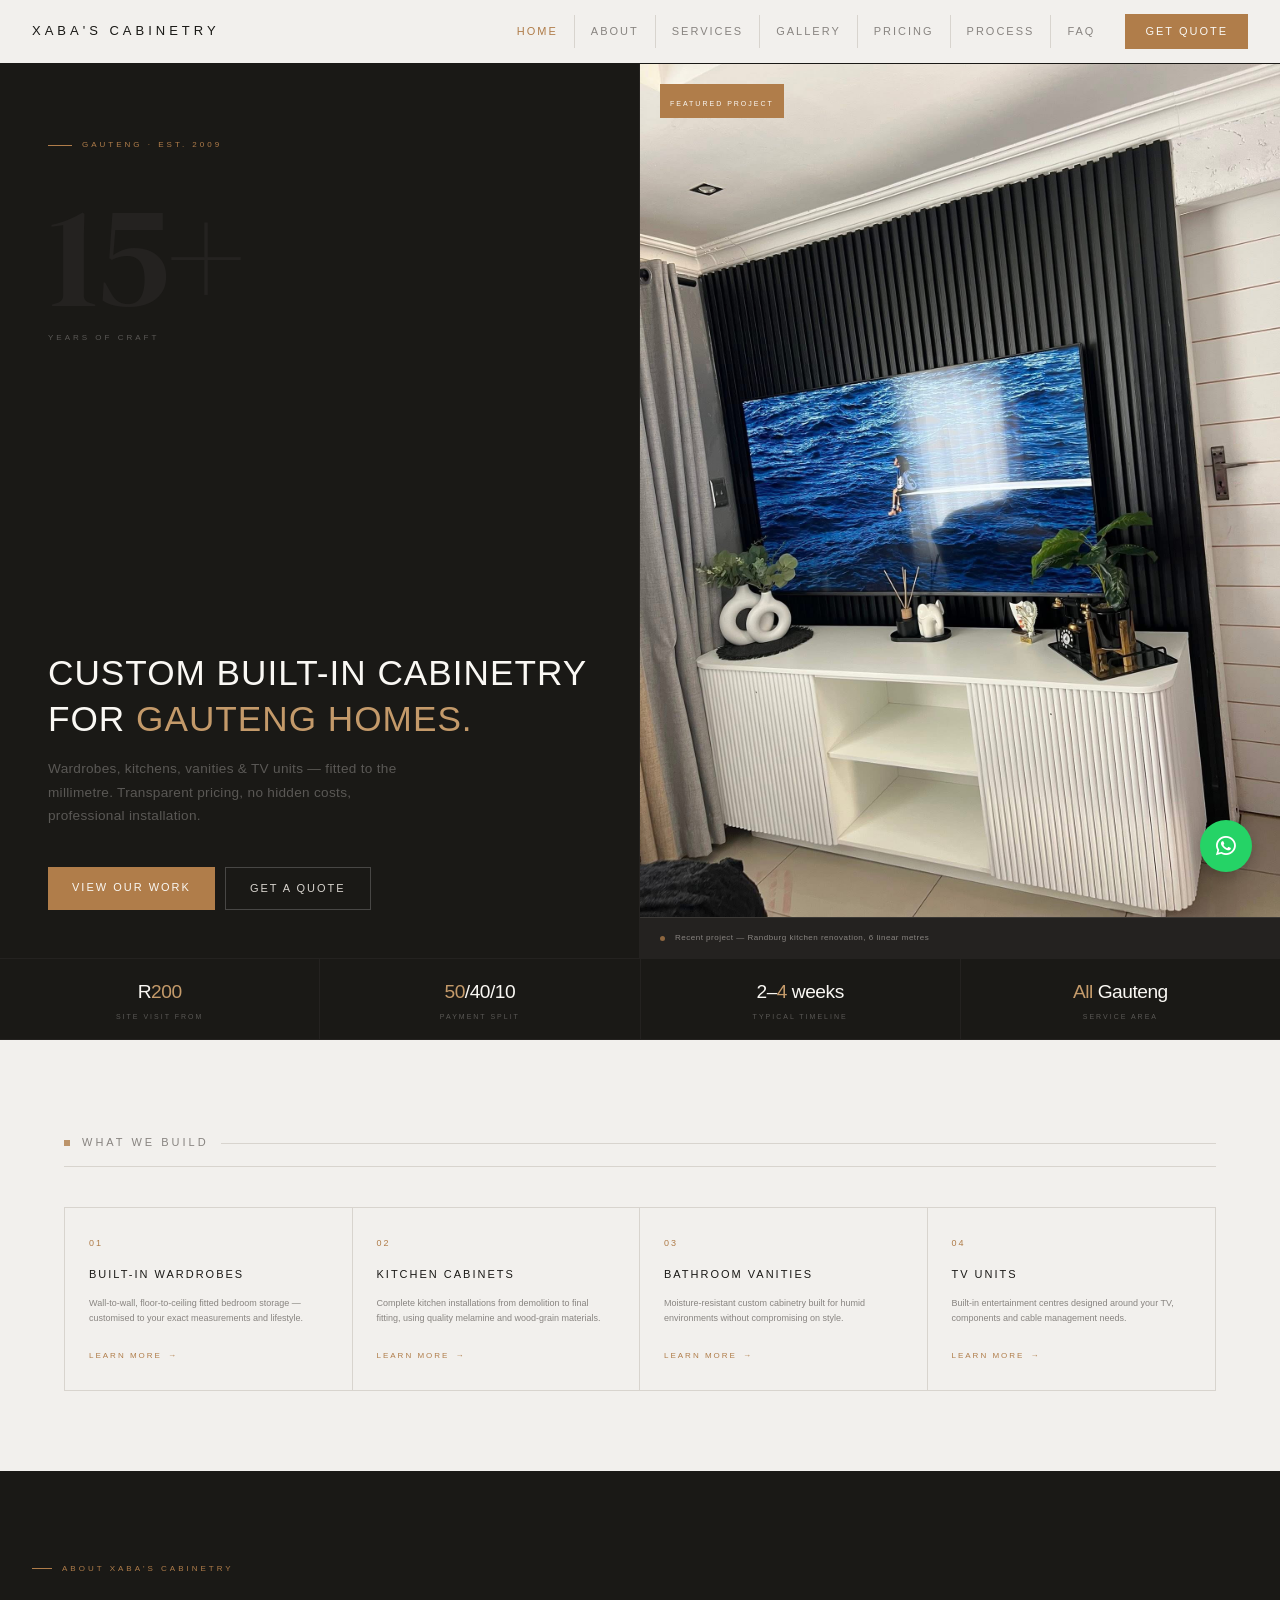
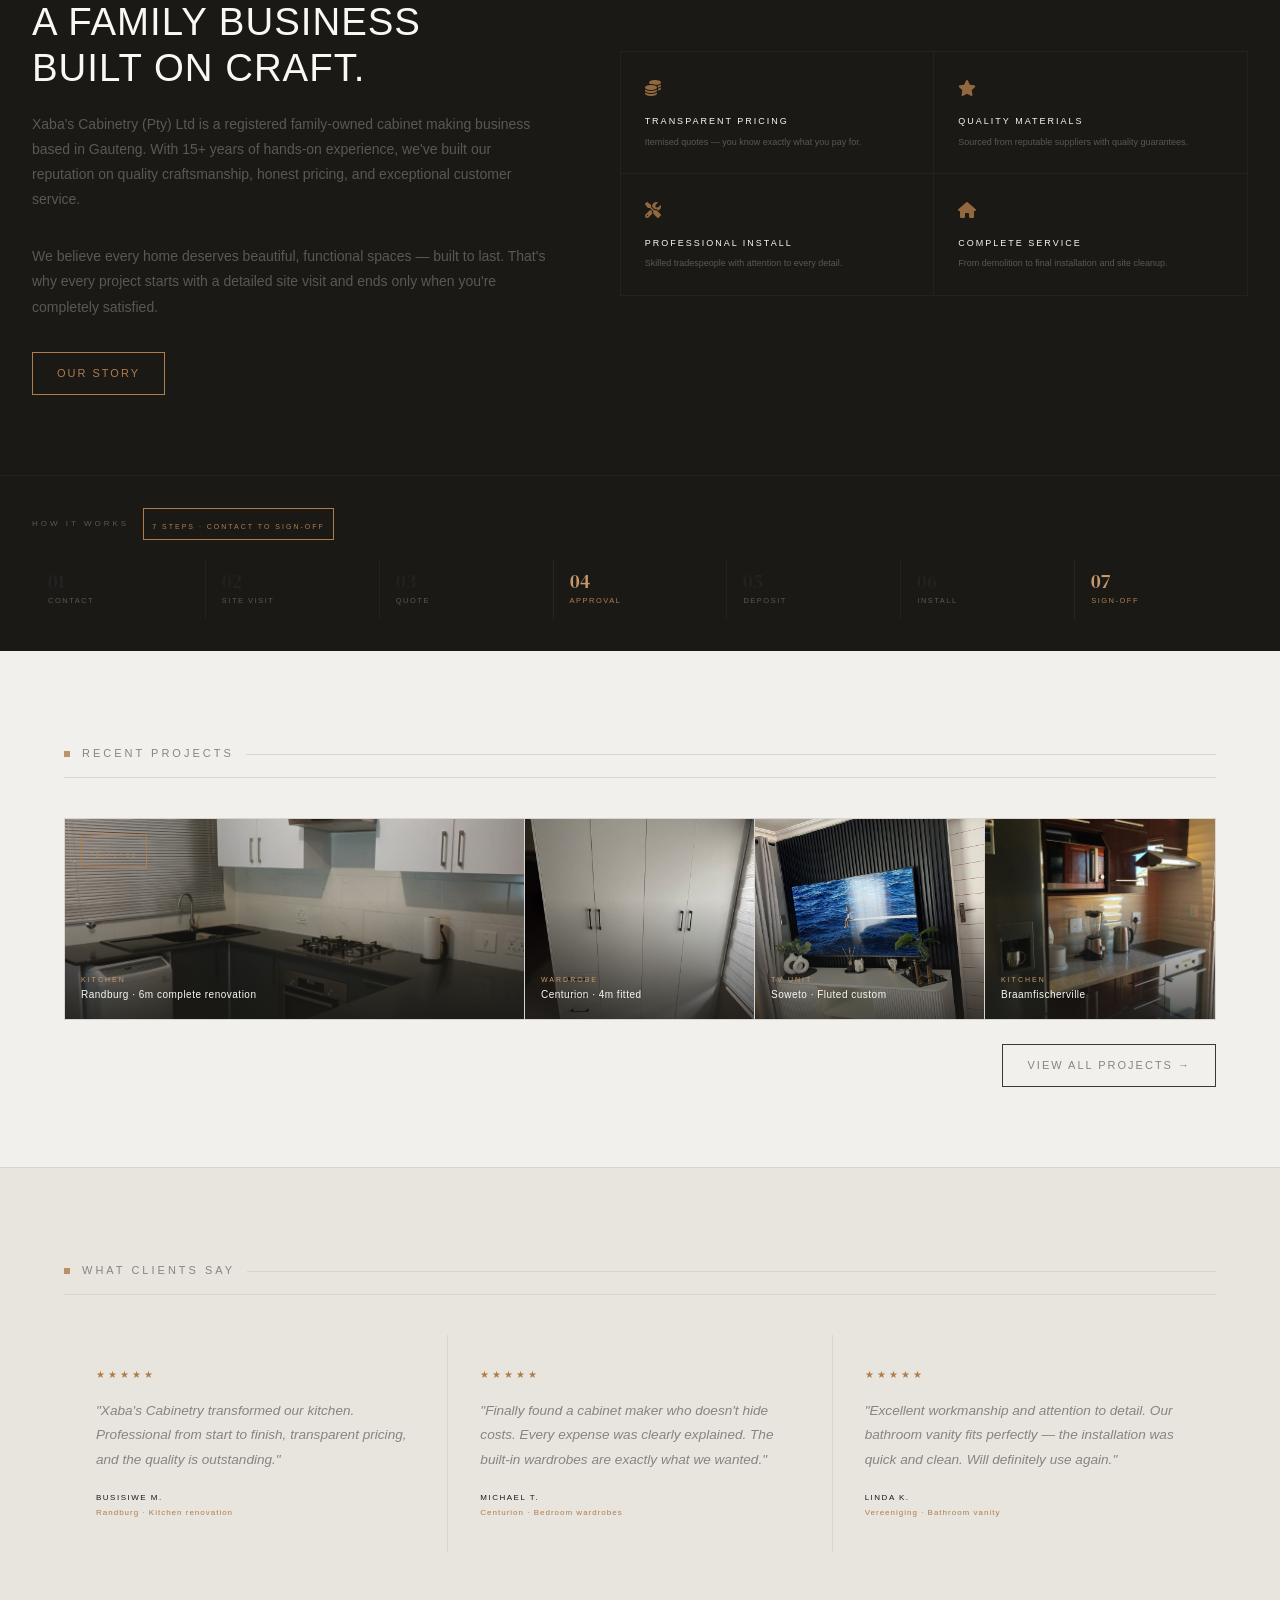
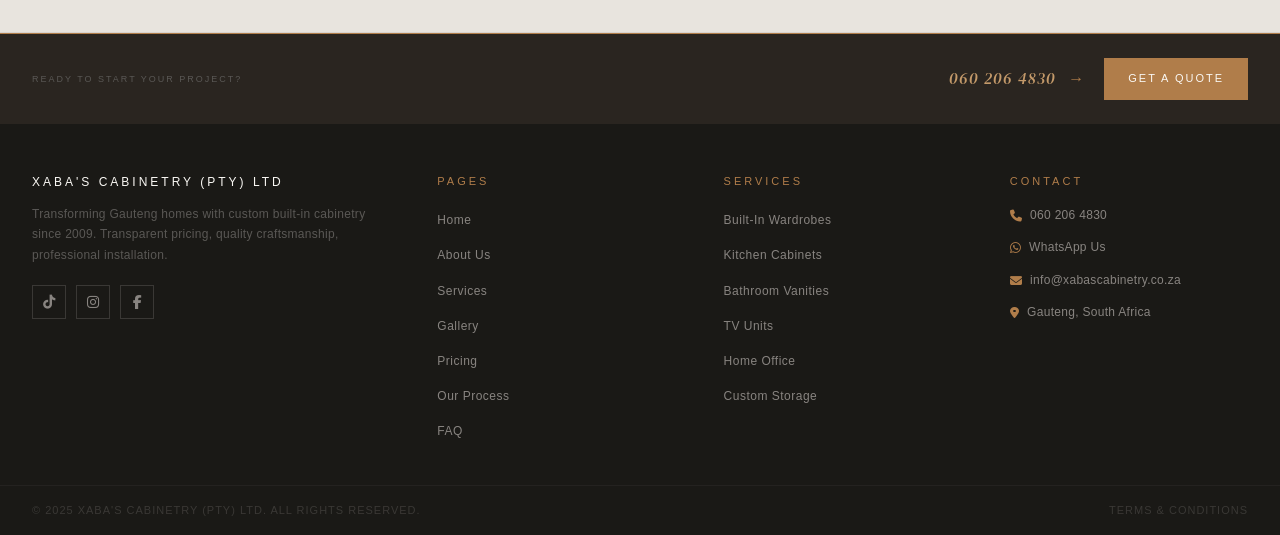
<file: index.html>
<!DOCTYPE html>
<html lang="en">
<head>
  <meta charset="UTF-8">
  <meta name="viewport" content="width=device-width, initial-scale=1.0">
  <title>Xaba's Cabinetry (Pty) Ltd | Custom Built-In Cabinetry — Gauteng</title>
  <meta name="description" content="Custom built-in cabinetry in Gauteng. 15+ years crafting wardrobes, kitchens, vanities & TV units. Transparent pricing, professional installation.">
  <link rel="stylesheet" href="style.css">
  <link rel="stylesheet" href="https://cdnjs.cloudflare.com/ajax/libs/font-awesome/6.5.0/css/all.min.css">
  <link rel="preconnect" href="https://fonts.googleapis.com">
  <link href="https://fonts.googleapis.com/css2?family=DM+Serif+Display:ital@0;1&display=swap" rel="stylesheet">
  <link rel="icon" type="image/png" href="/favicon/favicon-96x96.png" sizes="96x96" />
  <link rel="icon" type="image/svg+xml" href="/favicon/favicon.svg" />
  <link rel="shortcut icon" href="/favicon/favicon.ico" />
  <link rel="apple-touch-icon" sizes="180x180" href="/favicon/apple-touch-icon.png" />
  <meta name="apple-mobile-web-app-title" content="Xabas Cabinetry" />
  <link rel="manifest" href="/site.webmanifest" />
  <style>
    /* ---- HOME HERO ---- */
    .hero {
      margin-top: var(--nav-h);
      background: var(--ink);
      display: grid;
      grid-template-columns: 1fr 1fr;
      min-height: 88vh;
    }
    .hero-left {
      padding: 4rem 3rem 3rem;
      display: flex;
      flex-direction: column;
      justify-content: space-between;
      border-right: 0.5px solid var(--charcoal);
    }
    .hero-eyebrow {
      display: inline-flex;
      align-items: center;
      gap: 10px;
      margin-bottom: 2rem;
    }
    .hero-eyebrow::before {
      content: '';
      display: block;
      width: 24px;
      height: 1.5px;
      background: var(--amber);
    }
    .hero-eyebrow span {
      font-size: 8px;
      letter-spacing: 3px;
      text-transform: uppercase;
      color: var(--amber);
    }
    .hero-big-num {
      font-size: clamp(5rem, 12vw, 9rem);
      color: var(--charcoal);
      line-height: 1;
      font-weight: 200;
      letter-spacing: -4px;
      margin-bottom: 0.25rem;
      font-family: 'DM Serif Display', serif;
    }
    .hero-big-label {
      font-size: 8px;
      letter-spacing: 3px;
      text-transform: uppercase;
      color: var(--mist);
      margin-bottom: 2rem;
    }
    .hero-h1 {
      font-size: clamp(1.5rem, 3vw, 2.2rem);
      color: var(--white);
      font-weight: 200;
      letter-spacing: 1px;
      text-transform: uppercase;
      line-height: 1.3;
      margin-bottom: 1rem;
    }
    .hero-h1 em {
      color: var(--amber-light);
      font-style: normal;
    }
    .hero-sub {
      font-size: 0.85rem;
      color: var(--mist);
      line-height: 1.7;
      letter-spacing: 0.3px;
      margin-bottom: 2.5rem;
      max-width: 380px;
    }
    .hero-btns {
      display: flex;
      gap: 10px;
      flex-wrap: wrap;
    }
    .hero-right {
      display: grid;
      grid-template-rows: 1fr auto;
    }
    .hero-img-main {
      background: var(--charcoal);
      position: relative;
      overflow: hidden;
      display: flex;
      align-items: center;
      justify-content: center;
    }
    .hero-img-main img {
      object-position: center;
    }
    .hero-img-tag {
      position: absolute;
      top: 1.25rem;
      left: 1.25rem;
      background: var(--amber);
      padding: 4px 10px;
    }
    .hero-img-tag span {
      font-size: 7px;
      letter-spacing: 2px;
      text-transform: uppercase;
      color: var(--white);
    }
    .hero-img-caption {
      background: var(--charcoal);
      border-top: 0.5px solid var(--ink-light);
      padding: 0.85rem 1.25rem;
      display: flex;
      align-items: center;
      gap: 10px;
    }
    .hero-img-caption::before {
      content: '';
      width: 5px;
      height: 5px;
      border-radius: 50%;
      background: var(--amber);
      flex-shrink: 0;
      opacity: 0.75;
    }
    .hero-img-caption span {
      font-size: 8px;
      color: var(--ash);
      letter-spacing: 0.5px;
    }

    /* ---- STATS BAR ---- */
    .stats-bar {
      background: var(--ink);
      border-top: 0.5px solid var(--charcoal);
      border-bottom: 1px solid var(--charcoal);
      display: flex;
    }
    .stat-item {
      flex: 1;
      padding: 1.1rem 1.5rem;
      border-right: 0.5px solid var(--charcoal);
      text-align: center;
    }
    .stat-item:last-child { border-right: none; }
    .stat-num {
      font-size: 1.2rem;
      color: var(--white);
      font-weight: 200;
      letter-spacing: -0.5px;
    }
    .stat-num em { color: var(--amber-light); font-style: normal; }
    .stat-lbl {
      font-size: 7px;
      letter-spacing: 2px;
      text-transform: uppercase;
      color: var(--mist);
      margin-top: 3px;
    }

    /* ---- TRUST STRIP ---- */
    .trust-strip {
      background: var(--stone-mid);
      border-bottom: 0.5px solid var(--stone-dark);
      padding: 0.9rem 2rem;
      display: flex;
      align-items: center;
      gap: 2rem;
      overflow: hidden;
    }
    .trust-item {
      display: flex;
      align-items: center;
      gap: 8px;
      white-space: nowrap;
    }
    .trust-dot {
      width: 5px; height: 5px;
      background: var(--amber);
      opacity: 0.7;
      flex-shrink: 0;
    }
    .trust-item span {
      font-size: 8px;
      letter-spacing: 2px;
      text-transform: uppercase;
      color: var(--ash);
    }

    /* ---- SERVICES SECTION ---- */
    .services-section {
      padding: var(--section-pad);
    }
    .services-grid {
      display: grid;
      grid-template-columns: repeat(4, 1fr);
      border: 0.5px solid var(--stone-dark);
      margin-top: 2.5rem;
    }
    .svc-card {
      padding: 1.75rem 1.5rem;
      border-right: 0.5px solid var(--stone-dark);
      position: relative;
      overflow: hidden;
      transition: background 0.2s;
      display: flex;
      flex-direction: column;
    }
    .svc-card:last-child { border-right: none; }
    .svc-card::after {
      content: '';
      position: absolute;
      top: 0; left: 0; right: 0;
      height: 2px;
      background: var(--amber);
      transform: scaleX(0);
      transform-origin: left;
      transition: transform 0.3s ease;
    }
    .svc-card:hover::after { transform: scaleX(1); }
    .svc-card:hover { background: var(--stone-mid); }
    .svc-num {
      font-size: 9px;
      letter-spacing: 2px;
      color: var(--amber);
      margin-bottom: 1rem;
    }
    .svc-name {
      font-size: 11px;
      letter-spacing: 2px;
      text-transform: uppercase;
      color: var(--ink);
      font-weight: 300;
      margin-bottom: 0.75rem;
    }
    .svc-desc {
      font-size: 9px;
      color: var(--ash);
      line-height: 1.65;
      flex: 1;
    }
    .svc-link {
      margin-top: 1.5rem;
      font-size: 8px;
      letter-spacing: 2px;
      text-transform: uppercase;
      color: var(--amber);
      display: flex;
      align-items: center;
      gap: 6px;
    }
    .svc-link::after { content: '→'; }

    /* ---- ABOUT STRIP ---- */
    .about-strip {
      background: var(--ink);
      padding: var(--section-pad);
      display: grid;
      grid-template-columns: 1fr 1.2fr;
      gap: 4rem;
      align-items: center;
    }
    .about-strip-left {}
    .about-strip-left .eyebrow {
      display: inline-flex;
      align-items: center;
      gap: 10px;
      margin-bottom: 1.5rem;
    }
    .about-strip-left .eyebrow::before {
      content: ''; display: block;
      width: 20px; height: 1px; background: var(--amber);
    }
    .about-strip-left .eyebrow span {
      font-size: 8px; letter-spacing: 3px;
      text-transform: uppercase; color: var(--amber);
    }
    .about-strip-left h2 {
      font-size: clamp(1.8rem, 3vw, 2.6rem);
      color: var(--white);
      font-weight: 200;
      text-transform: uppercase;
      letter-spacing: 1px;
      line-height: 1.2;
      margin-bottom: 1.25rem;
    }
    .about-strip-left p {
      font-size: 0.875rem;
      color: var(--mist);
      line-height: 1.8;
      margin-bottom: 2rem;
    }
    .about-strip-right {
      display: grid;
      grid-template-columns: 1fr 1fr;
      gap: 1px;
      background: var(--charcoal);
      border: 0.5px solid var(--charcoal);
    }
    .about-val {
      background: var(--ink);
      padding: 1.5rem;
    }
    .about-val-icon {
      font-size: 1rem;
      color: var(--amber);
      margin-bottom: 0.75rem;
      opacity: 0.8;
    }
    .about-val h4 {
      font-size: 9px;
      letter-spacing: 2px;
      text-transform: uppercase;
      color: var(--white);
      font-weight: 300;
      margin-bottom: 0.4rem;
    }
    .about-val p {
      font-size: 9px;
      color: var(--mist);
      line-height: 1.6;
    }

    /* ---- PROCESS STRIP ---- */
    .process-strip {
      background: var(--ink);
      border-top: 0.5px solid var(--charcoal);
      padding: 2rem;
    }
    .process-top {
      display: flex;
      align-items: center;
      gap: 14px;
      margin-bottom: 1.25rem;
    }
    .proc-label {
      font-size: 8px;
      letter-spacing: 3px;
      text-transform: uppercase;
      color: var(--mist);
    }
    .proc-tag {
      border: 0.5px solid var(--amber);
      padding: 2px 8px;
    }
    .proc-tag span {
      font-size: 7px;
      letter-spacing: 2px;
      text-transform: uppercase;
      color: var(--amber);
    }
    .process-steps {
      display: flex;
    }
    .p-step {
      flex: 1;
      padding: 0.75rem 1rem;
      border-left: 0.5px solid var(--charcoal);
    }
    .p-step:first-child { border-left: none; }
    .p-step-n {
      font-size: 1.2rem;
      color: var(--charcoal);
      font-weight: 200;
      line-height: 1;
      margin-bottom: 4px;
      font-family: 'DM Serif Display', serif;
    }
    .p-step-name {
      font-size: 7.5px;
      letter-spacing: 1.5px;
      text-transform: uppercase;
      color: var(--mist);
    }
    .p-step.hl .p-step-n { color: var(--amber-light); }
    .p-step.hl .p-step-name { color: var(--amber); }
    .p-step.hl { border-left-color: #2a2520; }

    /* ---- GALLERY STRIP ---- */
    .gallery-strip-section {
      padding: var(--section-pad);
      background: var(--stone);
    }
    .gallery-strip {
      display: grid;
      grid-template-columns: 2fr 1fr 1fr 1fr;
      gap: 0;
      border: 0.5px solid var(--stone-dark);
      margin-top: 2.5rem;
    }
    .g-cell {
      background: var(--stone-mid);
      border-right: 0.5px solid var(--stone-dark);
      min-height: 200px;
      position: relative;
      overflow: hidden;
      display: flex;
      flex-direction: column;
      justify-content: flex-end;
      padding: 1rem;
      transition: opacity 0.3s;
    }
    .g-cell:last-child { border-right: none; }
    .g-cell img {
      position: absolute;
      inset: 0;
      transition: transform 0.5s ease;
    }
    .g-cell:hover img { transform: scale(1.05); }
    .g-cell-overlay {
      position: absolute;
      inset: 0;
      background: linear-gradient(to top, rgba(26,25,22,0.75) 0%, transparent 60%);
    }
    .g-cell-info { position: relative; z-index: 2; }
    .g-cat {
      font-size: 7px;
      letter-spacing: 2px;
      text-transform: uppercase;
      color: var(--amber-light);
      margin-bottom: 2px;
    }
    .g-title {
      font-size: 10px;
      color: var(--white);
      font-weight: 300;
      letter-spacing: 0.5px;
    }
    .g-featured-badge {
      position: absolute;
      top: 1rem; left: 1rem; z-index: 3;
      border: 0.5px solid var(--amber);
      padding: 3px 8px;
    }
    .g-featured-badge span {
      font-size: 6px;
      letter-spacing: 2px;
      text-transform: uppercase;
      color: var(--amber);
    }
    .gallery-cta {
      display: flex;
      justify-content: flex-end;
      margin-top: 1.5rem;
    }

    /* ---- TESTIMONIALS ---- */
    .testimonials-section {
      background: var(--stone-mid);
      padding: var(--section-pad);
      border-top: 0.5px solid var(--stone-dark);
      border-bottom: 0.5px solid var(--stone-dark);
    }
    .testimonials-grid {
      display: grid;
      grid-template-columns: repeat(3, 1fr);
      gap: 1px;
      background: var(--stone-dark);
      margin-top: 2.5rem;
    }
    .testimonial {
      background: var(--stone-mid);
      padding: 2rem;
    }
    .t-stars {
      color: var(--amber);
      font-size: 10px;
      letter-spacing: 3px;
      margin-bottom: 1rem;
    }
    .t-text {
      font-size: 0.85rem;
      color: var(--ash);
      line-height: 1.8;
      font-style: italic;
      margin-bottom: 1.25rem;
    }
    .t-author {
      font-size: 8px;
      letter-spacing: 1.5px;
      text-transform: uppercase;
      color: var(--ink);
      font-weight: 400;
    }
    .t-role {
      font-size: 8px;
      color: var(--amber);
      letter-spacing: 1px;
      margin-top: 2px;
    }

    /* ---- CTA BANNER ---- */
    .cta-banner {
      background: var(--ink-mid);
      border-top: 0.5px solid var(--amber);
      padding: 1.5rem 2rem;
      display: flex;
      justify-content: space-between;
      align-items: center;
    }
    .cta-banner-text {
      font-size: 9px;
      color: var(--mist);
      letter-spacing: 2px;
      text-transform: uppercase;
    }
    .cta-banner-action {
      display: flex;
      align-items: center;
      gap: 12px;
    }
    .cta-banner-num {
      font-size: 1rem;
      color: var(--amber-light);
      letter-spacing: 1px;
      font-family: 'DM Serif Display', serif;
      font-style: italic;
    }
    .cta-banner-arrow {
      font-size: 1rem;
      color: var(--amber);
    }

    /* ---- RESPONSIVE ---- */
    @media (max-width: 1024px) {
      .hero { grid-template-columns: 1fr; min-height: auto; }
      .hero-right { display: none; }
      .hero-left { border-right: none; padding: 3rem 2rem; }
      .services-grid { grid-template-columns: 1fr 1fr; }
      .svc-card:nth-child(2) { border-right: none; }
      .svc-card:nth-child(1), .svc-card:nth-child(2) { border-bottom: 0.5px solid var(--stone-dark); }
      .about-strip { grid-template-columns: 1fr; gap: 2.5rem; }
      .gallery-strip { grid-template-columns: 1fr 1fr; }
      .g-cell:nth-child(2) { border-right: none; }
      .testimonials-grid { grid-template-columns: 1fr; }
    }
    @media (max-width: 600px) {
      .services-grid { grid-template-columns: 1fr; }
      .svc-card { border-right: none !important; border-bottom: 0.5px solid var(--stone-dark); }
      .stats-bar { flex-wrap: wrap; }
      .stat-item { flex: 1 1 50%; }
      .gallery-strip { grid-template-columns: 1fr; }
      .g-cell { border-right: none; border-bottom: 0.5px solid var(--stone-dark); }
      .cta-banner { flex-direction: column; gap: 1rem; text-align: center; }
      .trust-strip { flex-wrap: wrap; gap: 1rem; }
    }
  </style>
</head>
<body>

<div id="nav-placeholder"></div>

<!-- HERO -->
<section class="hero">
  <div class="hero-left">
    <div>
      <div class="hero-eyebrow"><span>Gauteng · Est. 2009</span></div>
      <div class="hero-big-num">15+</div>
      <div class="hero-big-label">Years of craft</div>
    </div>
    <div>
      <h1 class="hero-h1">Custom built-in cabinetry<br>for <em>Gauteng homes.</em></h1>
      <p class="hero-sub">Wardrobes, kitchens, vanities & TV units — fitted to the millimetre. Transparent pricing, no hidden costs, professional installation.</p>
      <div class="hero-btns">
        <a href="gallery.html" class="btn btn-amber">View Our Work</a>
        <a href="contact.html" class="btn btn-outline-light">Get a Quote</a>
      </div>
    </div>
  </div>
  <div class="hero-right">
    <div class="hero-img-main">
      <img src="images/custom-tv-stand.JPG" alt="Custom built-in kitchen by Xaba's Cabinetry">
      <div class="hero-img-tag"><span>Featured project</span></div>
    </div>
    <div class="hero-img-caption">
      <span>Recent project — Randburg kitchen renovation, 6 linear metres</span>
    </div>
  </div>
</section>

<!-- STATS BAR -->
<div class="stats-bar">
  <div class="stat-item">
    <div class="stat-num">R<em>200</em></div>
    <div class="stat-lbl">Site visit from</div>
  </div>
  <div class="stat-item">
    <div class="stat-num"><em>50</em>/40/10</div>
    <div class="stat-lbl">Payment split</div>
  </div>
  <div class="stat-item">
    <div class="stat-num">2–<em>4</em> weeks</div>
    <div class="stat-lbl">Typical timeline</div>
  </div>
  <div class="stat-item">
    <div class="stat-num"><em>All</em> Gauteng</div>
    <div class="stat-lbl">Service area</div>
  </div>
</div>

<!-- TRUST STRIP -->
<!--<div class="trust-strip">
  <div class="trust-item"><div class="trust-dot"></div><span>Built-in cabinetry only</span></div>
  <div class="trust-item"><div class="trust-dot"></div><span>Soft-close hardware standard</span></div>
  <div class="trust-item"><div class="trust-dot"></div><span>Fully itemised quotes</span></div>
  <div class="trust-item"><div class="trust-dot"></div><span>Site fee deductible on acceptance</span></div>
  <div class="trust-item"><div class="trust-dot"></div><span>All of Gauteng serviced</span></div>
  <div class="trust-item"><div class="trust-dot"></div><span>No hidden costs</span></div>
</div> -->

<!-- SERVICES -->
<section class="services-section">
  <div class="container">
    <div class="label section-label">What we build</div>
    <div class="services-grid">
      <div class="svc-card">
        <div class="svc-num">01</div>
        <div class="svc-name">Built-In Wardrobes</div>
        <p class="svc-desc">Wall-to-wall, floor-to-ceiling fitted bedroom storage — customised to your exact measurements and lifestyle.</p>
        <a href="services.html#wardrobes" class="svc-link">Learn more</a>
      </div>
      <div class="svc-card">
        <div class="svc-num">02</div>
        <div class="svc-name">Kitchen Cabinets</div>
        <p class="svc-desc">Complete kitchen installations from demolition to final fitting, using quality melamine and wood-grain materials.</p>
        <a href="services.html#kitchens" class="svc-link">Learn more</a>
      </div>
      <div class="svc-card">
        <div class="svc-num">03</div>
        <div class="svc-name">Bathroom Vanities</div>
        <p class="svc-desc">Moisture-resistant custom cabinetry built for humid environments without compromising on style.</p>
        <a href="services.html#vanities" class="svc-link">Learn more</a>
      </div>
      <div class="svc-card">
        <div class="svc-num">04</div>
        <div class="svc-name">TV Units</div>
        <p class="svc-desc">Built-in entertainment centres designed around your TV, components and cable management needs.</p>
        <a href="services.html#tv-units" class="svc-link">Learn more</a>
      </div>
    </div>
  </div>
</section>

<!-- ABOUT STRIP -->
<section class="about-strip">
  <div class="about-strip-left">
    <div class="eyebrow"><span>About Xaba's Cabinetry</span></div>
    <h2>A family business<br>built on craft.</h2>
    <p>Xaba's Cabinetry (Pty) Ltd is a registered family-owned cabinet making business based in Gauteng. With 15+ years of hands-on experience, we've built our reputation on quality craftsmanship, honest pricing, and exceptional customer service.</p>
    <p>We believe every home deserves beautiful, functional spaces — built to last. That's why every project starts with a detailed site visit and ends only when you're completely satisfied.</p>
    <a href="about.html" class="btn btn-amber-outline">Our Story</a>
  </div>
  <div class="about-strip-right">
    <div class="about-val">
      <div class="about-val-icon"><i class="fa-solid fa-coins"></i></div>
      <h4>Transparent Pricing</h4>
      <p>Itemised quotes — you know exactly what you pay for.</p>
    </div>
    <div class="about-val">
      <div class="about-val-icon"><i class="fa-solid fa-star"></i></div>
      <h4>Quality Materials</h4>
      <p>Sourced from reputable suppliers with quality guarantees.</p>
    </div>
    <div class="about-val">
      <div class="about-val-icon"><i class="fa-solid fa-screwdriver-wrench"></i></div>
      <h4>Professional Install</h4>
      <p>Skilled tradespeople with attention to every detail.</p>
    </div>
    <div class="about-val">
      <div class="about-val-icon"><i class="fa-solid fa-house"></i></div>
      <h4>Complete Service</h4>
      <p>From demolition to final installation and site cleanup.</p>
    </div>
  </div>
</section>

<!-- PROCESS STRIP -->
<div class="process-strip">
  <div class="process-top">
    <span class="proc-label">How it works</span>
    <div class="proc-tag"><span>7 steps · contact to sign-off</span></div>
  </div>
  <div class="process-steps">
    <div class="p-step"><div class="p-step-n">01</div><div class="p-step-name">Contact</div></div>
    <div class="p-step"><div class="p-step-n">02</div><div class="p-step-name">Site Visit</div></div>
    <div class="p-step"><div class="p-step-n">03</div><div class="p-step-name">Quote</div></div>
    <div class="p-step hl"><div class="p-step-n">04</div><div class="p-step-name">Approval</div></div>
    <div class="p-step"><div class="p-step-n">05</div><div class="p-step-name">Deposit</div></div>
    <div class="p-step"><div class="p-step-n">06</div><div class="p-step-name">Install</div></div>
    <div class="p-step hl"><div class="p-step-n">07</div><div class="p-step-name">Sign-off</div></div>
  </div>
</div>

<!-- GALLERY STRIP -->
<section class="gallery-strip-section">
  <div class="container">
    <div class="label section-label">Recent projects</div>
    <div class="gallery-strip">
      <div class="g-cell">
        <img src="images/custom-builtin-kitchen.jpg" alt="Randburg Kitchen">
        <div class="g-cell-overlay"></div>
        <div class="g-featured-badge"><span>Featured</span></div>
        <div class="g-cell-info">
          <div class="g-cat">Kitchen</div>
          <div class="g-title">Randburg · 6m complete renovation</div>
        </div>
      </div>
      <div class="g-cell">
        <img src="images/built-in-wardrobe (2).JPEG" alt="Centurion Wardrobe">
        <div class="g-cell-overlay"></div>
        <div class="g-cell-info">
          <div class="g-cat">Wardrobe</div>
          <div class="g-title">Centurion · 4m fitted</div>
        </div>
      </div>
      <div class="g-cell">
        <img src="images/custom-tv-stand.JPG" alt="Soweto TV Unit">
        <div class="g-cell-overlay"></div>
        <div class="g-cell-info">
          <div class="g-cat">TV Unit</div>
          <div class="g-title">Soweto · Fluted custom</div>
        </div>
      </div>
      <div class="g-cell">
        <img src="images/custom-builtin-kitchen (2).jpg" alt="Braamfischerville Kitchen">
        <div class="g-cell-overlay"></div>
        <div class="g-cell-info">
          <div class="g-cat">Kitchen</div>
          <div class="g-title">Braamfischerville</div>
        </div>
      </div>
    </div>
    <div class="gallery-cta">
      <a href="gallery.html" class="btn btn-outline">View all projects →</a>
    </div>
  </div>
</section>

<!-- TESTIMONIALS -->
<section class="testimonials-section">
  <div class="container">
    <div class="label section-label">What clients say</div>
    <div class="testimonials-grid">
      <div class="testimonial">
        <div class="t-stars">★★★★★</div>
        <p class="t-text">"Xaba's Cabinetry transformed our kitchen. Professional from start to finish, transparent pricing, and the quality is outstanding."</p>
        <div class="t-author">Busisiwe M.</div>
        <div class="t-role">Randburg · Kitchen renovation</div>
      </div>
      <div class="testimonial">
        <div class="t-stars">★★★★★</div>
        <p class="t-text">"Finally found a cabinet maker who doesn't hide costs. Every expense was clearly explained. The built-in wardrobes are exactly what we wanted."</p>
        <div class="t-author">Michael T.</div>
        <div class="t-role">Centurion · Bedroom wardrobes</div>
      </div>
      <div class="testimonial">
        <div class="t-stars">★★★★★</div>
        <p class="t-text">"Excellent workmanship and attention to detail. Our bathroom vanity fits perfectly — the installation was quick and clean. Will definitely use again."</p>
        <div class="t-author">Linda K.</div>
        <div class="t-role">Vereeniging · Bathroom vanity</div>
      </div>
    </div>
  </div>
</section>

<!-- CTA BANNER -->
<div class="cta-banner">
  <div class="cta-banner-text">Ready to start your project?</div>
  <div class="cta-banner-action">
    <span class="cta-banner-num">060 206 4830</span>
    <span class="cta-banner-arrow">→</span>
    <a href="contact.html" class="btn btn-amber" style="margin-left:8px;">Get a Quote</a>
  </div>
</div>

<div id="footer-placeholder"></div>
<script src="components.js"></script>
</body>
</html>
</file>
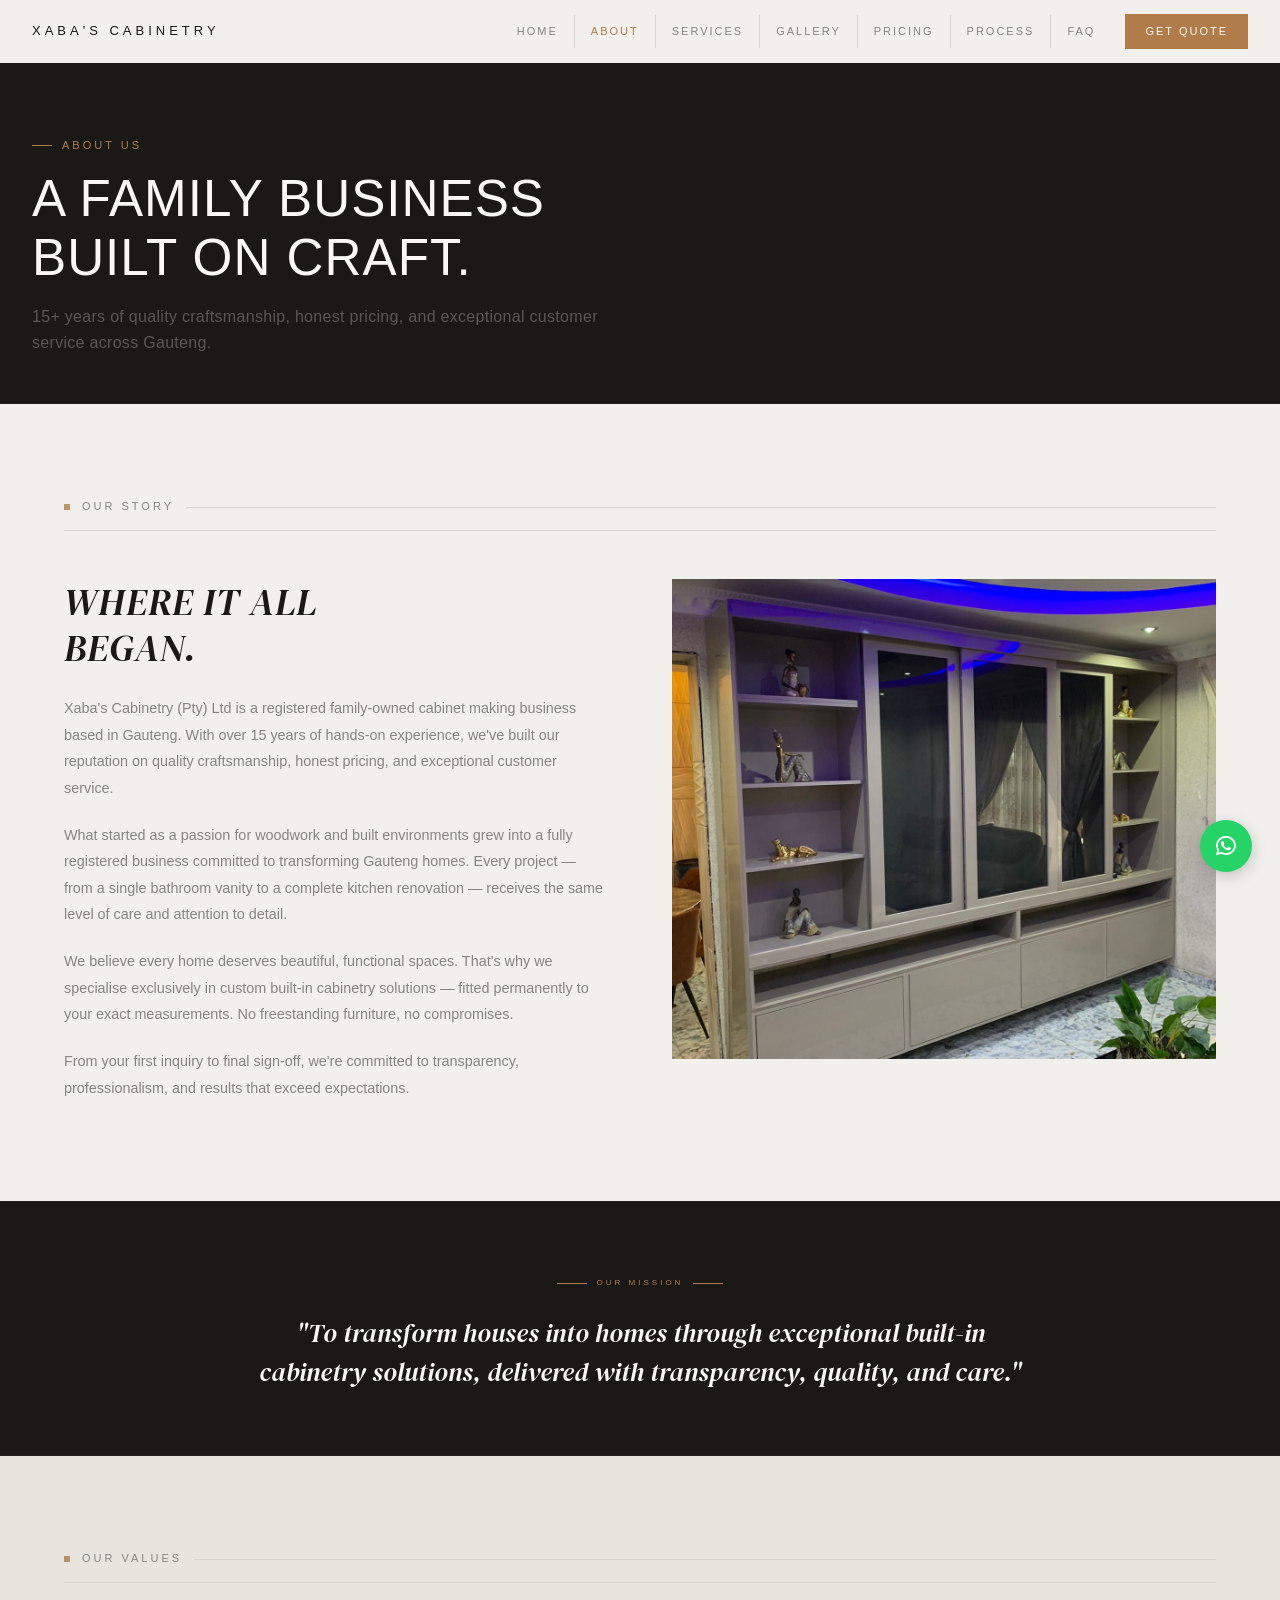
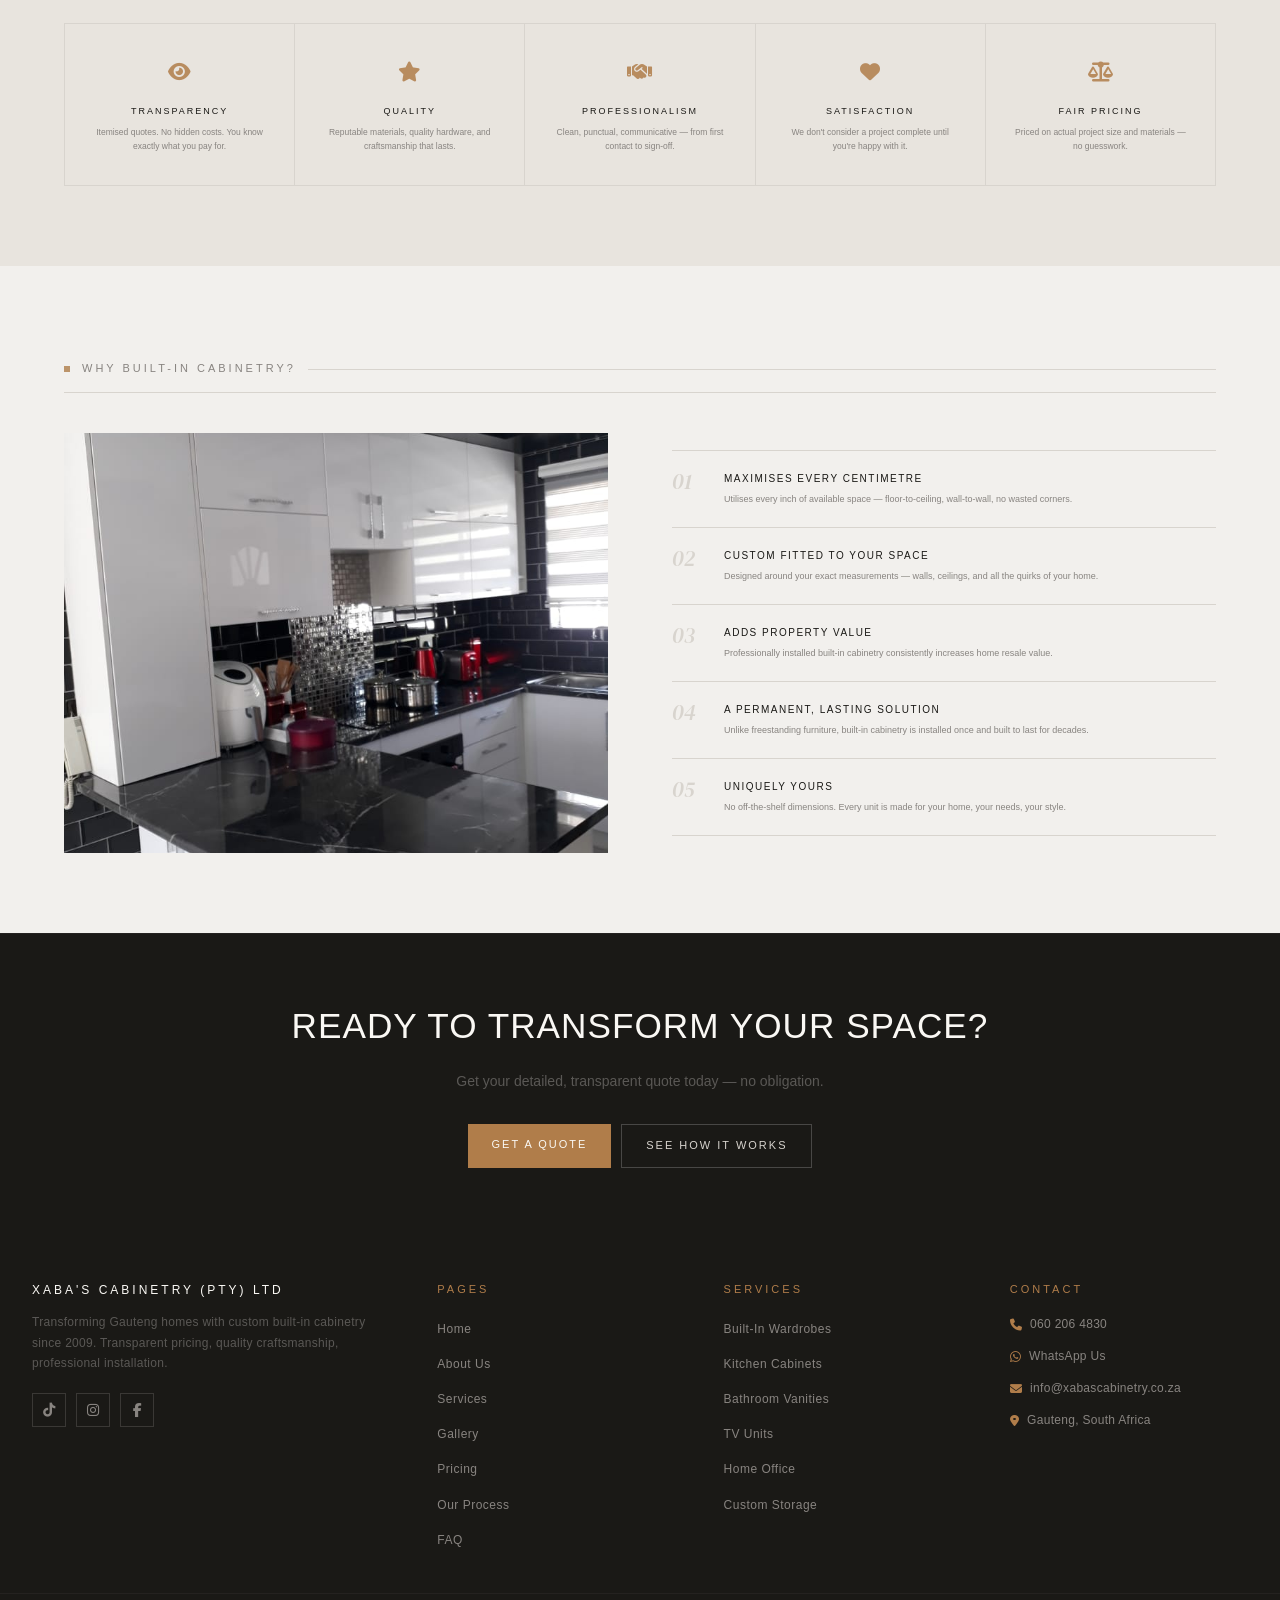
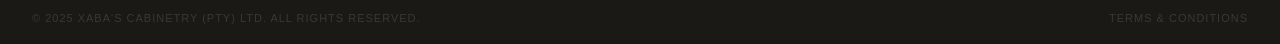
<file: about.html>
<!DOCTYPE html>
<html lang="en">
<head>
  <meta charset="UTF-8">
  <meta name="viewport" content="width=device-width, initial-scale=1.0">
  <title>About Us | Xaba's Cabinetry (Pty) Ltd</title>
  <meta name="description" content="Family-owned cabinetry business in Gauteng with 15+ years of experience. Learn about our story, mission and values.">
  <link rel="stylesheet" href="style.css">
  <link rel="stylesheet" href="https://cdnjs.cloudflare.com/ajax/libs/font-awesome/6.5.0/css/all.min.css">
  <link rel="preconnect" href="https://fonts.googleapis.com">
  <link href="https://fonts.googleapis.com/css2?family=DM+Serif+Display:ital@0;1&display=swap" rel="stylesheet">
  <link rel="icon" type="image/png" href="/favicon/favicon-96x96.png" sizes="96x96" />
  <link rel="icon" type="image/svg+xml" href="/favicon/favicon.svg" />
  <link rel="shortcut icon" href="/favicon/favicon.ico" />
  <link rel="apple-touch-icon" sizes="180x180" href="/favicon/apple-touch-icon.png" />
  <meta name="apple-mobile-web-app-title" content="Xabas Cabinetry" />
  <link rel="manifest" href="/site.webmanifest" />
  <style>
    .story-section { padding: var(--section-pad); }
    .story-grid {
      display: grid;
      grid-template-columns: 1fr 1fr;
      gap: 4rem;
      align-items: start;
      margin-top: 3rem;
    }
    .story-text h2 {
      font-size: clamp(1.8rem, 3vw, 2.6rem);
      font-weight: 200;
      text-transform: uppercase;
      letter-spacing: 1px;
      line-height: 1.2;
      margin-bottom: 1.5rem;
      font-family: 'DM Serif Display', serif;
      font-style: italic;
    }
    .story-text p {
      font-size: 0.9rem;
      color: var(--ash);
      line-height: 1.85;
      margin-bottom: 1.25rem;
    }
    .story-image {
      height: 480px;
      background: var(--stone-mid);
      overflow: hidden;
    }
    .story-image img { height: 100%; }

    .mission-band {
      background: var(--ink);
      padding: 4rem 2rem;
      text-align: center;
      border-top: 0.5px solid var(--charcoal);
      border-bottom: 0.5px solid var(--charcoal);
    }
    .mission-band .eyebrow {
      display: inline-flex;
      align-items: center;
      gap: 10px;
      margin-bottom: 1.5rem;
      justify-content: center;
    }
    .mission-band .eyebrow::before,
    .mission-band .eyebrow::after {
      content: ''; display: block; width: 30px; height: 1px; background: var(--amber);
    }
    .mission-band .eyebrow span {
      font-size: 8px; letter-spacing: 3px;
      text-transform: uppercase; color: var(--amber);
    }
    .mission-band blockquote {
      font-size: clamp(1.1rem, 2.5vw, 1.6rem);
      color: var(--white);
      font-style: italic;
      font-family: 'DM Serif Display', serif;
      max-width: 780px;
      margin: 0 auto;
      line-height: 1.5;
    }

    .values-section { padding: var(--section-pad); background: var(--stone-mid); }
    .values-grid {
      display: grid;
      grid-template-columns: repeat(5, 1fr);
      gap: 1px;
      background: var(--stone-dark);
      border: 0.5px solid var(--stone-dark);
      margin-top: 2.5rem;
    }
    .val-item {
      background: var(--stone-mid);
      padding: 2rem 1.5rem;
      text-align: center;
    }
    .val-icon {
      font-size: 1.25rem;
      color: var(--amber);
      margin-bottom: 1rem;
      opacity: 0.85;
    }
    .val-name {
      font-size: 9px;
      letter-spacing: 2px;
      text-transform: uppercase;
      color: var(--ink);
      font-weight: 400;
      margin-bottom: 0.5rem;
    }
    .val-desc {
      font-size: 8.5px;
      color: var(--ash);
      line-height: 1.6;
    }

    .why-builtin { padding: var(--section-pad); }
    .why-grid {
      display: grid;
      grid-template-columns: 1fr 1fr;
      gap: 4rem;
      margin-top: 2.5rem;
      align-items: center;
    }
    .why-image {
      height: 420px;
      background: var(--stone-mid);
      overflow: hidden;
    }
    .why-image img { height: 100%; }
    .why-points { list-style: none; }
    .why-point {
      display: flex;
      gap: 1.25rem;
      padding: 1.25rem 0;
      border-bottom: 0.5px solid var(--stone-dark);
    }
    .why-point:first-child { border-top: 0.5px solid var(--stone-dark); }
    .why-point-num {
      font-size: 1.4rem;
      color: var(--stone-dark);
      font-family: 'DM Serif Display', serif;
      font-style: italic;
      line-height: 1;
      flex-shrink: 0;
      width: 2rem;
    }
    .why-point-content h4 {
      font-size: 10px;
      letter-spacing: 1.5px;
      text-transform: uppercase;
      color: var(--ink);
      font-weight: 400;
      margin-bottom: 0.35rem;
    }
    .why-point-content p {
      font-size: 9px;
      color: var(--ash);
      line-height: 1.6;
    }

    .about-cta {
      background: var(--ink);
      padding: 4rem 2rem;
      text-align: center;
      border-top: 0.5px solid var(--charcoal);
    }
    .about-cta h2 {
      font-size: clamp(1.5rem, 3vw, 2.2rem);
      color: var(--white);
      font-weight: 200;
      text-transform: uppercase;
      letter-spacing: 1px;
      margin-bottom: 1rem;
    }
    .about-cta p {
      font-size: 0.875rem;
      color: var(--mist);
      margin-bottom: 2rem;
    }
    .about-cta .btn-group { display: flex; gap: 10px; justify-content: center; flex-wrap: wrap; }

    @media (max-width: 900px) {
      .story-grid { grid-template-columns: 1fr; }
      .story-image { height: 300px; }
      .values-grid { grid-template-columns: 1fr 1fr; }
      .why-grid { grid-template-columns: 1fr; }
      .why-image { height: 260px; order: -1; }
    }
    @media (max-width: 600px) {
      .values-grid { grid-template-columns: 1fr; }
    }
  </style>
</head>
<body>
<div id="nav-placeholder"></div>

<div class="page-hero">
  <div class="page-hero-inner">
    <div class="page-hero-eyebrow"><span>About us</span></div>
    <h1>A family business<br>built on craft.</h1>
    <p>15+ years of quality craftsmanship, honest pricing, and exceptional customer service across Gauteng.</p>
  </div>
</div>

<!-- STORY -->
<section class="story-section">
  <div class="container">
    <div class="label section-label">Our story</div>
    <div class="story-grid">
      <div class="story-text">
        <h2>Where it all<br><em>began.</em></h2>
        <p>Xaba's Cabinetry (Pty) Ltd is a registered family-owned cabinet making business based in Gauteng. With over 15 years of hands-on experience, we've built our reputation on quality craftsmanship, honest pricing, and exceptional customer service.</p>
        <p>What started as a passion for woodwork and built environments grew into a fully registered business committed to transforming Gauteng homes. Every project — from a single bathroom vanity to a complete kitchen renovation — receives the same level of care and attention to detail.</p>
        <p>We believe every home deserves beautiful, functional spaces. That's why we specialise exclusively in custom built-in cabinetry solutions — fitted permanently to your exact measurements. No freestanding furniture, no compromises.</p>
        <p>From your first inquiry to final sign-off, we're committed to transparency, professionalism, and results that exceed expectations.</p>
      </div>
      <div class="story-image">
        <img src="images/custom-tv-stand (2).jpg" alt="Xaba's Cabinetry craftsmanship">
      </div>
    </div>
  </div>
</section>

<!-- MISSION -->
<div class="mission-band">
  <div class="eyebrow"><span>Our mission</span></div>
  <blockquote>"To transform houses into homes through exceptional built-in cabinetry solutions, delivered with transparency, quality, and care."</blockquote>
</div>

<!-- VALUES -->
<section class="values-section">
  <div class="container">
    <div class="label section-label">Our values</div>
    <div class="values-grid">
      <div class="val-item">
        <div class="val-icon"><i class="fa-solid fa-eye"></i></div>
        <div class="val-name">Transparency</div>
        <p class="val-desc">Itemised quotes. No hidden costs. You know exactly what you pay for.</p>
      </div>
      <div class="val-item">
        <div class="val-icon"><i class="fa-solid fa-star"></i></div>
        <div class="val-name">Quality</div>
        <p class="val-desc">Reputable materials, quality hardware, and craftsmanship that lasts.</p>
      </div>
      <div class="val-item">
        <div class="val-icon"><i class="fa-solid fa-handshake"></i></div>
        <div class="val-name">Professionalism</div>
        <p class="val-desc">Clean, punctual, communicative — from first contact to sign-off.</p>
      </div>
      <div class="val-item">
        <div class="val-icon"><i class="fa-solid fa-heart"></i></div>
        <div class="val-name">Satisfaction</div>
        <p class="val-desc">We don't consider a project complete until you're happy with it.</p>
      </div>
      <div class="val-item">
        <div class="val-icon"><i class="fa-solid fa-scale-balanced"></i></div>
        <div class="val-name">Fair Pricing</div>
        <p class="val-desc">Priced on actual project size and materials — no guesswork.</p>
      </div>
    </div>
  </div>
</section>

<!-- WHY BUILT-IN -->
<section class="why-builtin">
  <div class="container">
    <div class="label section-label">Why built-in cabinetry?</div>
    <div class="why-grid">
      <div class="why-image">
        <img src="images/custom-built-in-kitchen2.jpeg" alt="Built-in Kitchen">
      </div>
      <ul class="why-points">
        <li class="why-point">
          <div class="why-point-num">01</div>
          <div class="why-point-content">
            <h4>Maximises every centimetre</h4>
            <p>Utilises every inch of available space — floor-to-ceiling, wall-to-wall, no wasted corners.</p>
          </div>
        </li>
        <li class="why-point">
          <div class="why-point-num">02</div>
          <div class="why-point-content">
            <h4>Custom fitted to your space</h4>
            <p>Designed around your exact measurements — walls, ceilings, and all the quirks of your home.</p>
          </div>
        </li>
        <li class="why-point">
          <div class="why-point-num">03</div>
          <div class="why-point-content">
            <h4>Adds property value</h4>
            <p>Professionally installed built-in cabinetry consistently increases home resale value.</p>
          </div>
        </li>
        <li class="why-point">
          <div class="why-point-num">04</div>
          <div class="why-point-content">
            <h4>A permanent, lasting solution</h4>
            <p>Unlike freestanding furniture, built-in cabinetry is installed once and built to last for decades.</p>
          </div>
        </li>
        <li class="why-point">
          <div class="why-point-num">05</div>
          <div class="why-point-content">
            <h4>Uniquely yours</h4>
            <p>No off-the-shelf dimensions. Every unit is made for your home, your needs, your style.</p>
          </div>
        </li>
      </ul>
    </div>
  </div>
</section>

<!-- ABOUT CTA -->
<div class="about-cta">
  <h2>Ready to transform your space?</h2>
  <p>Get your detailed, transparent quote today — no obligation.</p>
  <div class="btn-group">
    <a href="contact.html" class="btn btn-amber">Get a Quote</a>
    <a href="process.html" class="btn btn-outline-light">See how it works</a>
  </div>
</div>

<div id="footer-placeholder"></div>
<script src="components.js"></script>
</body>
</html>
</file>
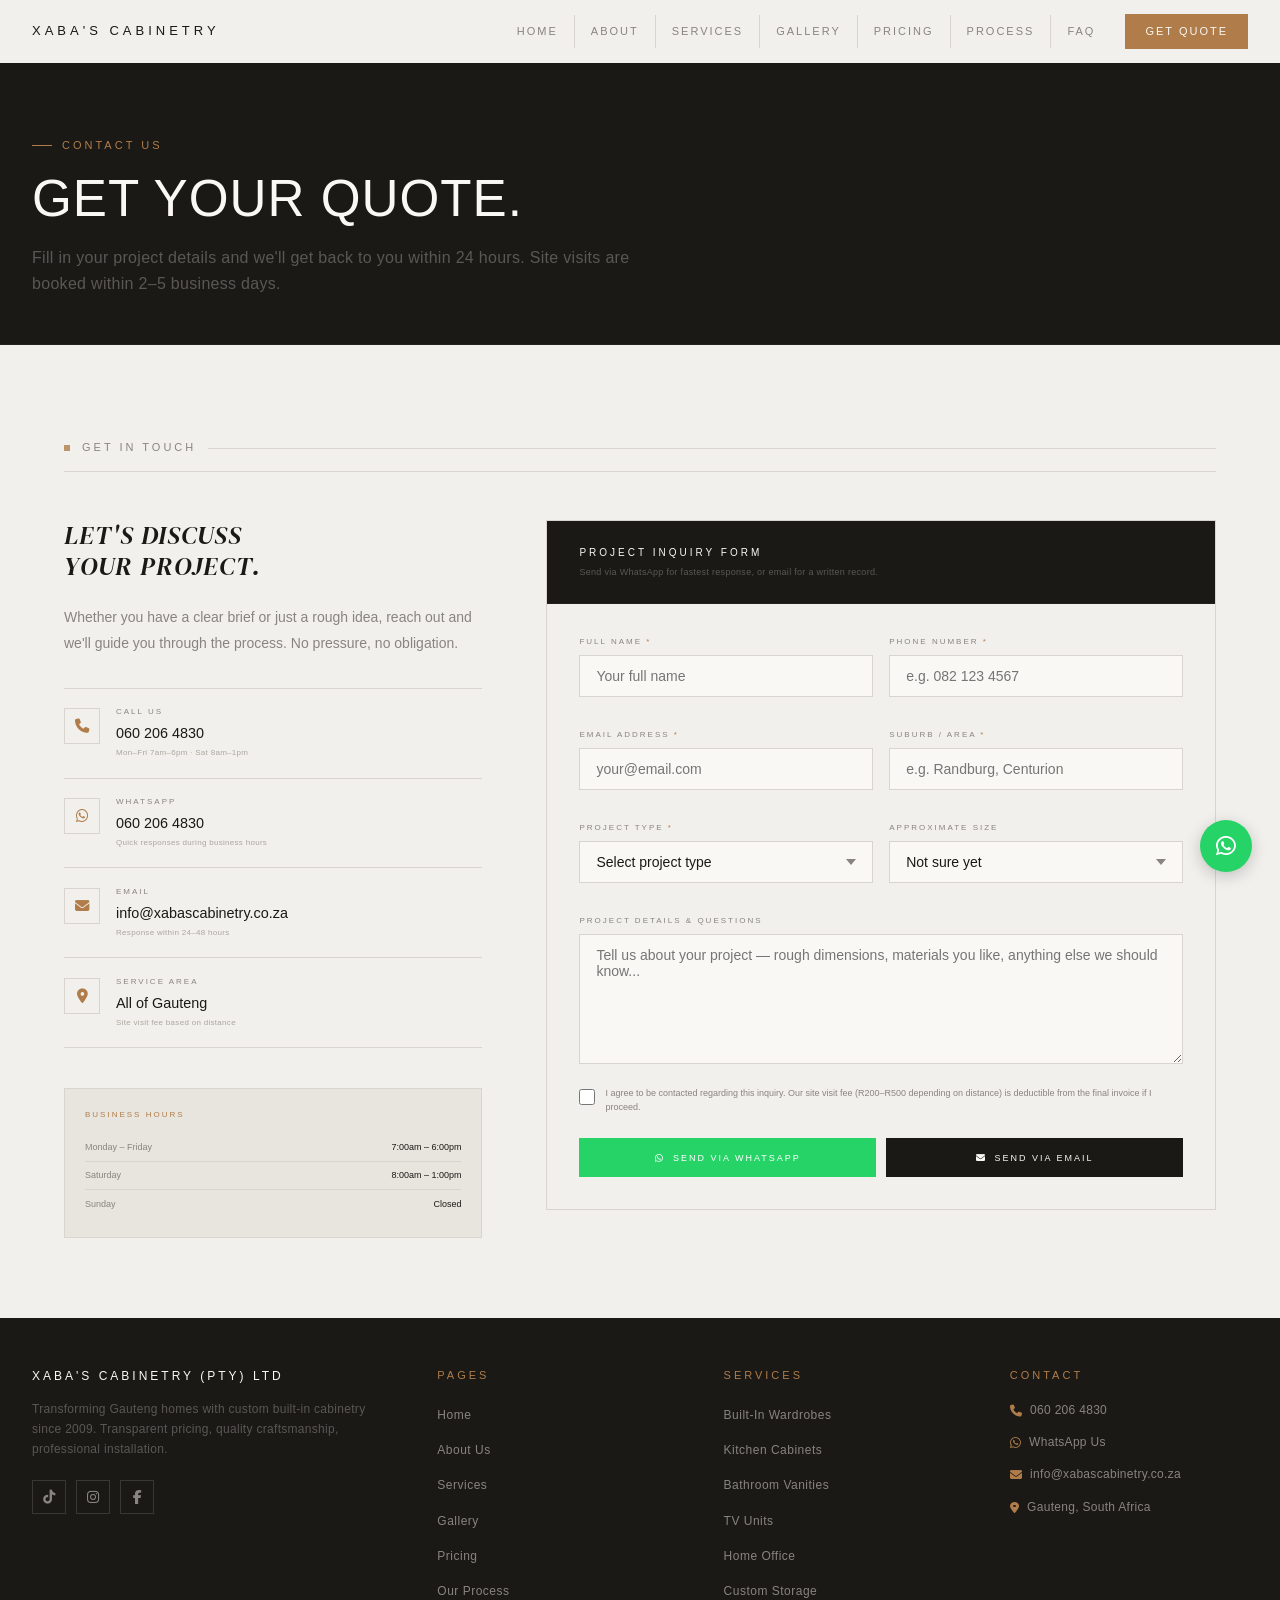
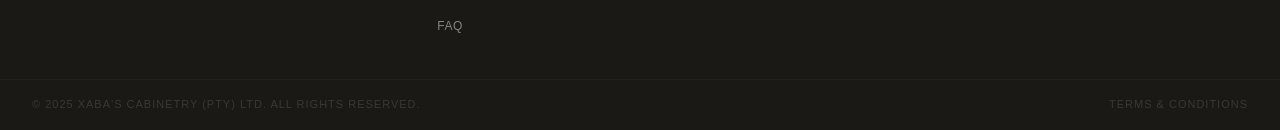
<file: contact.html>
<!DOCTYPE html>
<html lang="en">
<head>
  <meta charset="UTF-8">
  <meta name="viewport" content="width=device-width, initial-scale=1.0">
  <title>Get a Quote | Xaba's Cabinetry (Pty) Ltd</title>
  <meta name="description" content="Contact Xaba's Cabinetry for a custom built-in cabinetry quote in Gauteng. Call, WhatsApp, or email us.">
  <link rel="stylesheet" href="style.css">
  <link rel="stylesheet" href="https://cdnjs.cloudflare.com/ajax/libs/font-awesome/6.5.0/css/all.min.css">
  <link rel="preconnect" href="https://fonts.googleapis.com">
  <link href="https://fonts.googleapis.com/css2?family=DM+Serif+Display:ital@0;1&display=swap" rel="stylesheet">
  <link rel="icon" type="image/png" href="/favicon/favicon-96x96.png" sizes="96x96" />
  <link rel="icon" type="image/svg+xml" href="/favicon/favicon.svg" />
  <link rel="shortcut icon" href="/favicon/favicon.ico" />
  <link rel="apple-touch-icon" sizes="180x180" href="/favicon/apple-touch-icon.png" />
  <meta name="apple-mobile-web-app-title" content="Xabas Cabinetry" />
  <link rel="manifest" href="/site.webmanifest" />
  <style>
    .contact-section { padding: var(--section-pad); }
    .contact-layout {
      display: grid;
      grid-template-columns: 1fr 1.6fr;
      gap: 4rem;
      margin-top: 3rem;
      align-items: start;
    }

    /* CONTACT INFO PANEL */
    .contact-info {}
    .contact-info h2 {
      font-size: clamp(1.3rem, 2vw, 1.8rem);
      font-weight: 200;
      text-transform: uppercase;
      letter-spacing: 1px;
      line-height: 1.2;
      margin-bottom: 1.5rem;
      font-family: 'DM Serif Display', serif;
      font-style: italic;
    }
    .contact-info p {
      font-size: 0.875rem;
      color: var(--ash);
      line-height: 1.8;
      margin-bottom: 2rem;
    }
    .contact-methods { list-style: none; margin-bottom: 2.5rem; }
    .contact-method {
      display: flex;
      align-items: flex-start;
      gap: 1rem;
      padding: 1.1rem 0;
      border-bottom: 0.5px solid var(--stone-dark);
    }
    .contact-method:first-child { border-top: 0.5px solid var(--stone-dark); }
    .cm-icon {
      width: 36px; height: 36px;
      border: 0.5px solid var(--stone-dark);
      display: flex; align-items: center; justify-content: center;
      color: var(--amber);
      font-size: 0.9rem;
      flex-shrink: 0;
      margin-top: 2px;
    }
    .cm-content {}
    .cm-label {
      font-size: 8px;
      letter-spacing: 2px;
      text-transform: uppercase;
      color: var(--ash);
      margin-bottom: 3px;
    }
    .cm-value {
      font-size: 0.9rem;
      color: var(--ink);
      font-weight: 300;
    }
    .cm-value a { color: var(--ink); transition: color 0.2s; }
    .cm-value a:hover { color: var(--amber); }
    .cm-sub {
      font-size: 8px;
      color: var(--ash-light);
      margin-top: 2px;
      letter-spacing: 0.3px;
    }

    .hours-block {
      background: var(--stone-mid);
      border: 0.5px solid var(--stone-dark);
      padding: 1.25rem;
    }
    .hours-title {
      font-size: 8px;
      letter-spacing: 2px;
      text-transform: uppercase;
      color: var(--amber);
      margin-bottom: 0.75rem;
    }
    .hours-row {
      display: flex;
      justify-content: space-between;
      padding: 0.4rem 0;
      border-bottom: 0.5px solid var(--stone-dark);
      font-size: 9px;
    }
    .hours-row:last-child { border-bottom: none; }
    .hours-day { color: var(--ash); }
    .hours-time { color: var(--ink); }

    /* FORM */
    .contact-form-wrap {
      background: var(--stone);
      border: 0.5px solid var(--stone-dark);
    }
    .form-header {
      background: var(--ink);
      padding: 1.5rem 2rem;
      border-bottom: 0.5px solid var(--charcoal);
    }
    .form-header h3 {
      font-size: 10px;
      letter-spacing: 3px;
      text-transform: uppercase;
      color: var(--white);
      font-weight: 300;
      margin-bottom: 4px;
    }
    .form-header p {
      font-size: 9px;
      color: var(--mist);
      letter-spacing: 0.3px;
    }
    .form-body { padding: 2rem; }
    .form-row {
      display: grid;
      grid-template-columns: 1fr 1fr;
      gap: 1rem;
      margin-bottom: 1rem;
    }
    .form-group { margin-bottom: 1rem; }
    .form-group label {
      display: block;
      font-size: 8px;
      letter-spacing: 2px;
      text-transform: uppercase;
      color: var(--ash);
      margin-bottom: 6px;
    }
    .form-group label span { color: var(--amber); }
    .form-group input,
    .form-group select,
    .form-group textarea {
      width: 100%;
      padding: 0.75rem 1rem;
      border: 0.5px solid var(--stone-dark);
      background: var(--white);
      font-family: var(--font);
      font-size: 0.875rem;
      color: var(--ink);
      transition: border-color 0.2s;
      appearance: none;
    }
    .form-group input:focus,
    .form-group select:focus,
    .form-group textarea:focus {
      outline: none;
      border-color: var(--amber);
    }
    .form-group textarea { min-height: 130px; resize: vertical; }
    .form-group select {
      background-image: url("data:image/svg+xml,%3Csvg xmlns='http://www.w3.org/2000/svg' width='10' height='6' viewBox='0 0 10 6'%3E%3Cpath d='M0 0l5 6 5-6z' fill='%23888480'/%3E%3C/svg%3E");
      background-repeat: no-repeat;
      background-position: right 1rem center;
      padding-right: 2.5rem;
    }
    .checkbox-row {
      display: flex;
      align-items: flex-start;
      gap: 10px;
      margin-bottom: 1.5rem;
    }
    .checkbox-row input[type="checkbox"] {
      width: 16px; height: 16px;
      flex-shrink: 0;
      margin-top: 2px;
      accent-color: var(--amber);
    }
    .checkbox-row label {
      font-size: 9px;
      color: var(--ash);
      line-height: 1.5;
      cursor: pointer;
    }

    /* SUBMIT BUTTONS */
    .form-submit-row {
      display: grid;
      grid-template-columns: 1fr 1fr;
      gap: 10px;
    }
    .submit-btn {
      width: 100%;
      padding: 0.9rem;
      font-size: 9px;
      letter-spacing: 2px;
      text-transform: uppercase;
      font-family: var(--font);
      cursor: pointer;
      transition: all 0.2s;
      display: flex;
      align-items: center;
      justify-content: center;
      gap: 8px;
      border: none;
    }
    .submit-wa { background: #25D366; color: white; }
    .submit-wa:hover { background: #1da851; }
    .submit-email { background: var(--ink); color: var(--white); }
    .submit-email:hover { background: var(--amber); }

    @media (max-width: 900px) {
      .contact-layout { grid-template-columns: 1fr; gap: 2.5rem; }
      .form-row { grid-template-columns: 1fr; gap: 0; }
      .form-submit-row { grid-template-columns: 1fr; }
    }
  </style>
</head>
<body>
<div id="nav-placeholder"></div>

<div class="page-hero">
  <div class="page-hero-inner">
    <div class="page-hero-eyebrow"><span>Contact us</span></div>
    <h1>Get your quote.</h1>
    <p>Fill in your project details and we'll get back to you within 24 hours. Site visits are booked within 2–5 business days.</p>
  </div>
</div>

<section class="contact-section">
  <div class="container">
    <div class="label section-label">Get in touch</div>
    <div class="contact-layout">

      <!-- INFO -->
      <div class="contact-info">
        <h2>Let's discuss<br><em>your project.</em></h2>
        <p>Whether you have a clear brief or just a rough idea, reach out and we'll guide you through the process. No pressure, no obligation.</p>

        <ul class="contact-methods">
          <li class="contact-method">
            <div class="cm-icon"><i class="fa-solid fa-phone"></i></div>
            <div class="cm-content">
              <div class="cm-label">Call us</div>
              <div class="cm-value"><a href="tel:0602064830">060 206 4830</a></div>
              <div class="cm-sub">Mon–Fri 7am–6pm · Sat 8am–1pm</div>
            </div>
          </li>
          <li class="contact-method">
            <div class="cm-icon"><i class="fa-brands fa-whatsapp"></i></div>
            <div class="cm-content">
              <div class="cm-label">WhatsApp</div>
              <div class="cm-value"><a href="https://wa.me/27602064830" target="_blank">060 206 4830</a></div>
              <div class="cm-sub">Quick responses during business hours</div>
            </div>
          </li>
          <li class="contact-method">
            <div class="cm-icon"><i class="fa-solid fa-envelope"></i></div>
            <div class="cm-content">
              <div class="cm-label">Email</div>
              <div class="cm-value"><a href="mailto:info@xabascabinetry.co.za">info@xabascabinetry.co.za</a></div>
              <div class="cm-sub">Response within 24–48 hours</div>
            </div>
          </li>
          <li class="contact-method">
            <div class="cm-icon"><i class="fa-solid fa-location-dot"></i></div>
            <div class="cm-content">
              <div class="cm-label">Service area</div>
              <div class="cm-value">All of Gauteng</div>
              <div class="cm-sub">Site visit fee based on distance</div>
            </div>
          </li>
        </ul>

        <div class="hours-block">
          <div class="hours-title">Business hours</div>
          <div class="hours-row"><span class="hours-day">Monday – Friday</span><span class="hours-time">7:00am – 6:00pm</span></div>
          <div class="hours-row"><span class="hours-day">Saturday</span><span class="hours-time">8:00am – 1:00pm</span></div>
          <div class="hours-row"><span class="hours-day">Sunday</span><span class="hours-time">Closed</span></div>
        </div>
      </div>

      <!-- FORM -->
      <div class="contact-form-wrap">
        <div class="form-header">
          <h3>Project inquiry form</h3>
          <p>Send via WhatsApp for fastest response, or email for a written record.</p>
        </div>
        <div class="form-body">
          <form id="contactForm">
            <div class="form-row">
              <div class="form-group">
                <label>Full name <span>*</span></label>
                <input type="text" id="name" required placeholder="Your full name">
              </div>
              <div class="form-group">
                <label>Phone number <span>*</span></label>
                <input type="tel" id="phone" required placeholder="e.g. 082 123 4567">
              </div>
            </div>
            <div class="form-row">
              <div class="form-group">
                <label>Email address <span>*</span></label>
                <input type="email" id="email" required placeholder="your@email.com">
              </div>
              <div class="form-group">
                <label>Suburb / area <span>*</span></label>
                <input type="text" id="location" required placeholder="e.g. Randburg, Centurion">
              </div>
            </div>
            <div class="form-row">
              <div class="form-group">
                <label>Project type <span>*</span></label>
                <select id="projectType" required>
                  <option value="">Select project type</option>
                  <option value="Built-In Wardrobe">Built-In Wardrobe</option>
                  <option value="Kitchen Cabinets">Kitchen Cabinets</option>
                  <option value="Bathroom Vanity">Bathroom Vanity</option>
                  <option value="TV Unit">TV Unit</option>
                  <option value="Home Office">Home Office</option>
                  <option value="Custom Storage">Custom Storage</option>
                  <option value="Other">Other</option>
                </select>
              </div>
              <div class="form-group">
                <label>Approximate size</label>
                <select id="projectSize">
                  <option value="Not sure">Not sure yet</option>
                  <option value="Small (under 3m)">Small (under 3m)</option>
                  <option value="Medium (3–6m)">Medium (3–6m)</option>
                  <option value="Large (6m+)">Large (6m+)</option>
                </select>
              </div>
            </div>
            <div class="form-group">
              <label>Project details & questions</label>
              <textarea id="message" placeholder="Tell us about your project — rough dimensions, materials you like, anything else we should know..."></textarea>
            </div>
            <div class="checkbox-row">
              <input type="checkbox" id="consent" required>
              <label for="consent">I agree to be contacted regarding this inquiry. Our site visit fee (R200–R500 depending on distance) is deductible from the final invoice if I proceed.</label>
            </div>
            <div class="form-submit-row">
              <button type="button" class="submit-btn submit-wa" onclick="submitWhatsApp()">
                <i class="fa-brands fa-whatsapp"></i> Send via WhatsApp
              </button>
              <button type="button" class="submit-btn submit-email" onclick="submitEmail()">
                <i class="fa-solid fa-envelope"></i> Send via Email
              </button>
            </div>
          </form>
        </div>
      </div>
    </div>
  </div>
</section>

<div id="footer-placeholder"></div>
<script src="components.js"></script>
<script>
  function getFormData() {
    return {
      name: document.getElementById('name').value.trim(),
      phone: document.getElementById('phone').value.trim(),
      email: document.getElementById('email').value.trim(),
      location: document.getElementById('location').value.trim(),
      projectType: document.getElementById('projectType').value,
      projectSize: document.getElementById('projectSize').value,
      message: document.getElementById('message').value.trim(),
      consent: document.getElementById('consent').checked
    };
  }

  function validateForm(data) {
    if (!data.name || !data.phone || !data.email || !data.location || !data.projectType) {
      alert('Please fill in all required fields.');
      return false;
    }
    if (!data.consent) {
      alert('Please confirm your consent to be contacted.');
      return false;
    }
    return true;
  }

  function submitWhatsApp() {
    const d = getFormData();
    if (!validateForm(d)) return;
    const msg =
      `*New Quote Inquiry — Xaba's Cabinetry*\n\n` +
      `*Name:* ${d.name}\n` +
      `*Phone:* ${d.phone}\n` +
      `*Email:* ${d.email}\n` +
      `*Location:* ${d.location}\n` +
      `*Project Type:* ${d.projectType}\n` +
      `*Project Size:* ${d.projectSize}\n` +
      `*Details:* ${d.message || 'None provided'}`;
    window.open(`https://wa.me/27602064830?text=${encodeURIComponent(msg)}`, '_blank');
  }

  function submitEmail() {
    const d = getFormData();
    if (!validateForm(d)) return;
    const subject = `Quote Inquiry — ${d.projectType} — ${d.location}`;
    const body =
      `New quote inquiry from xabascabinetry.co.za\n\n` +
      `Name: ${d.name}\n` +
      `Phone: ${d.phone}\n` +
      `Email: ${d.email}\n` +
      `Location: ${d.location}\n` +
      `Project Type: ${d.projectType}\n` +
      `Project Size: ${d.projectSize}\n\n` +
      `Details:\n${d.message || 'None provided'}`;
    window.location.href = `mailto:info@xabascabinetry.co.za?subject=${encodeURIComponent(subject)}&body=${encodeURIComponent(body)}`;
  }
</script>
</body>
</html>
</file>
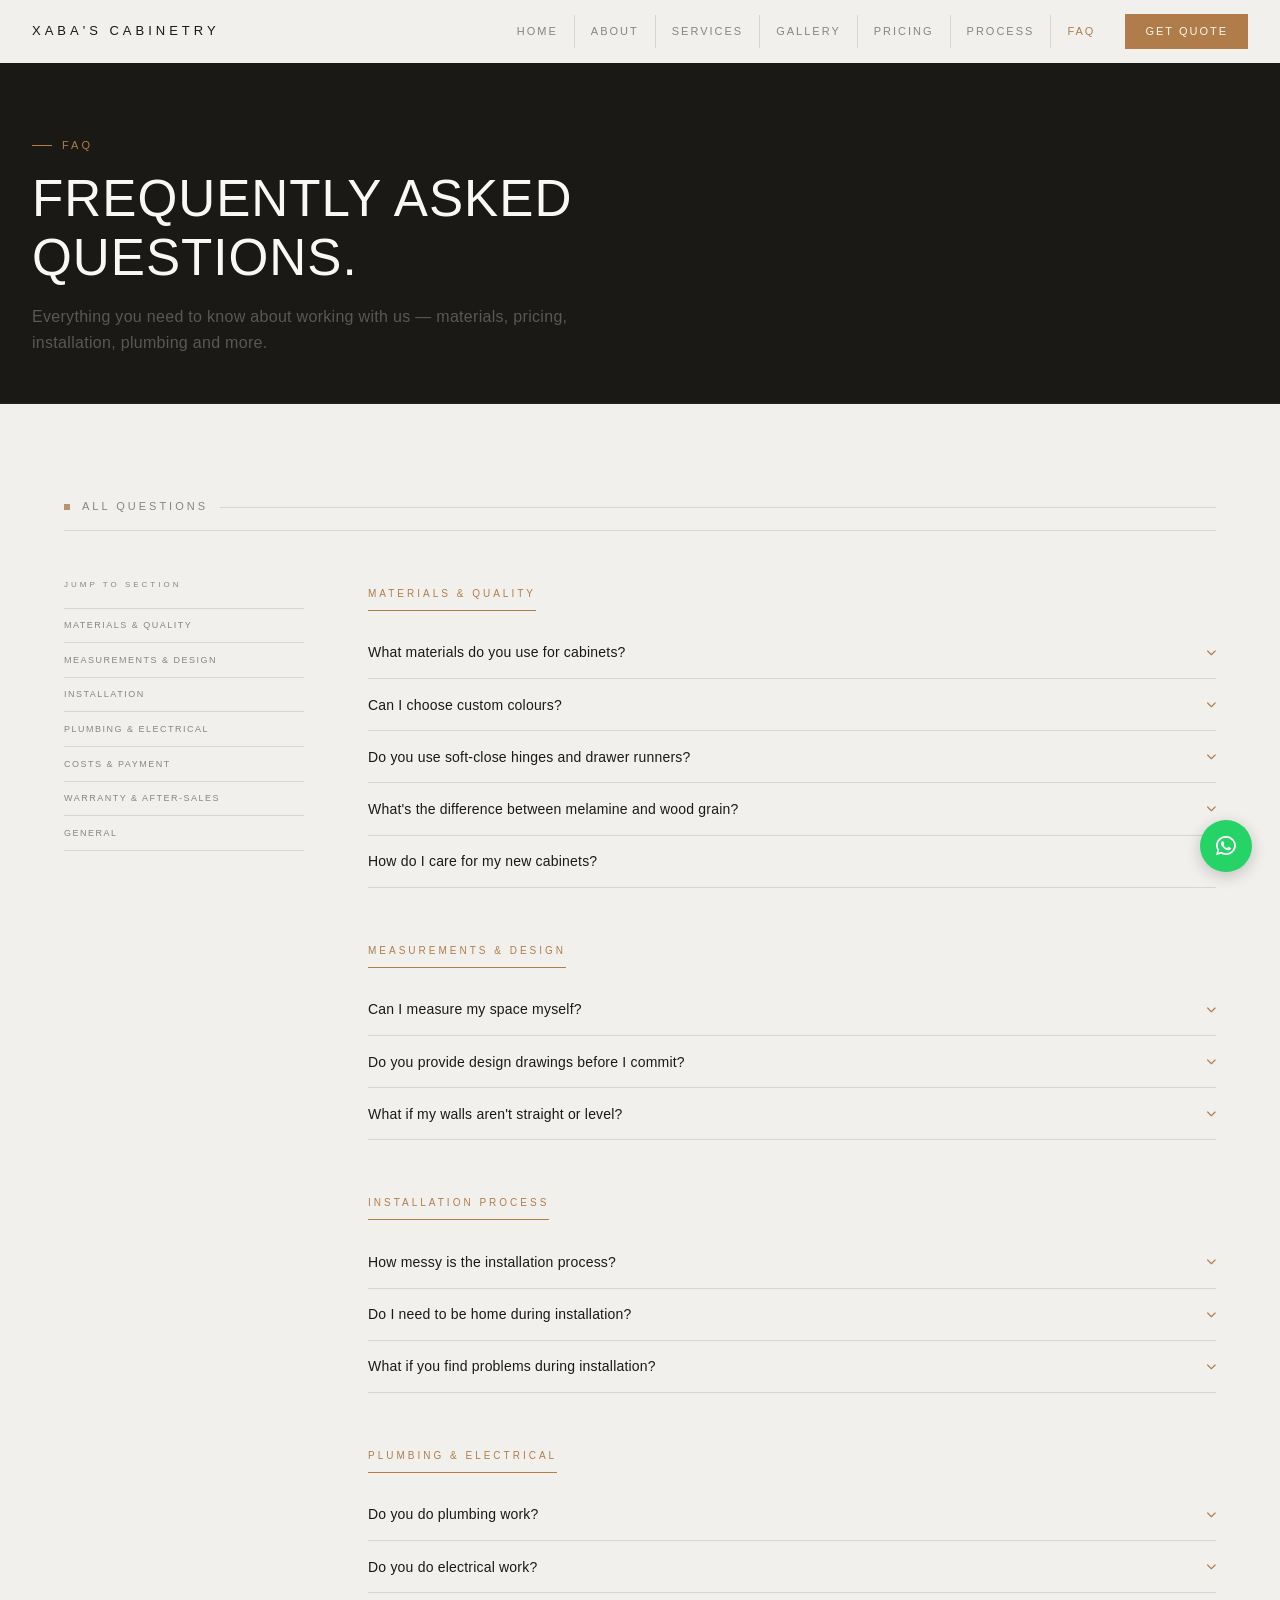
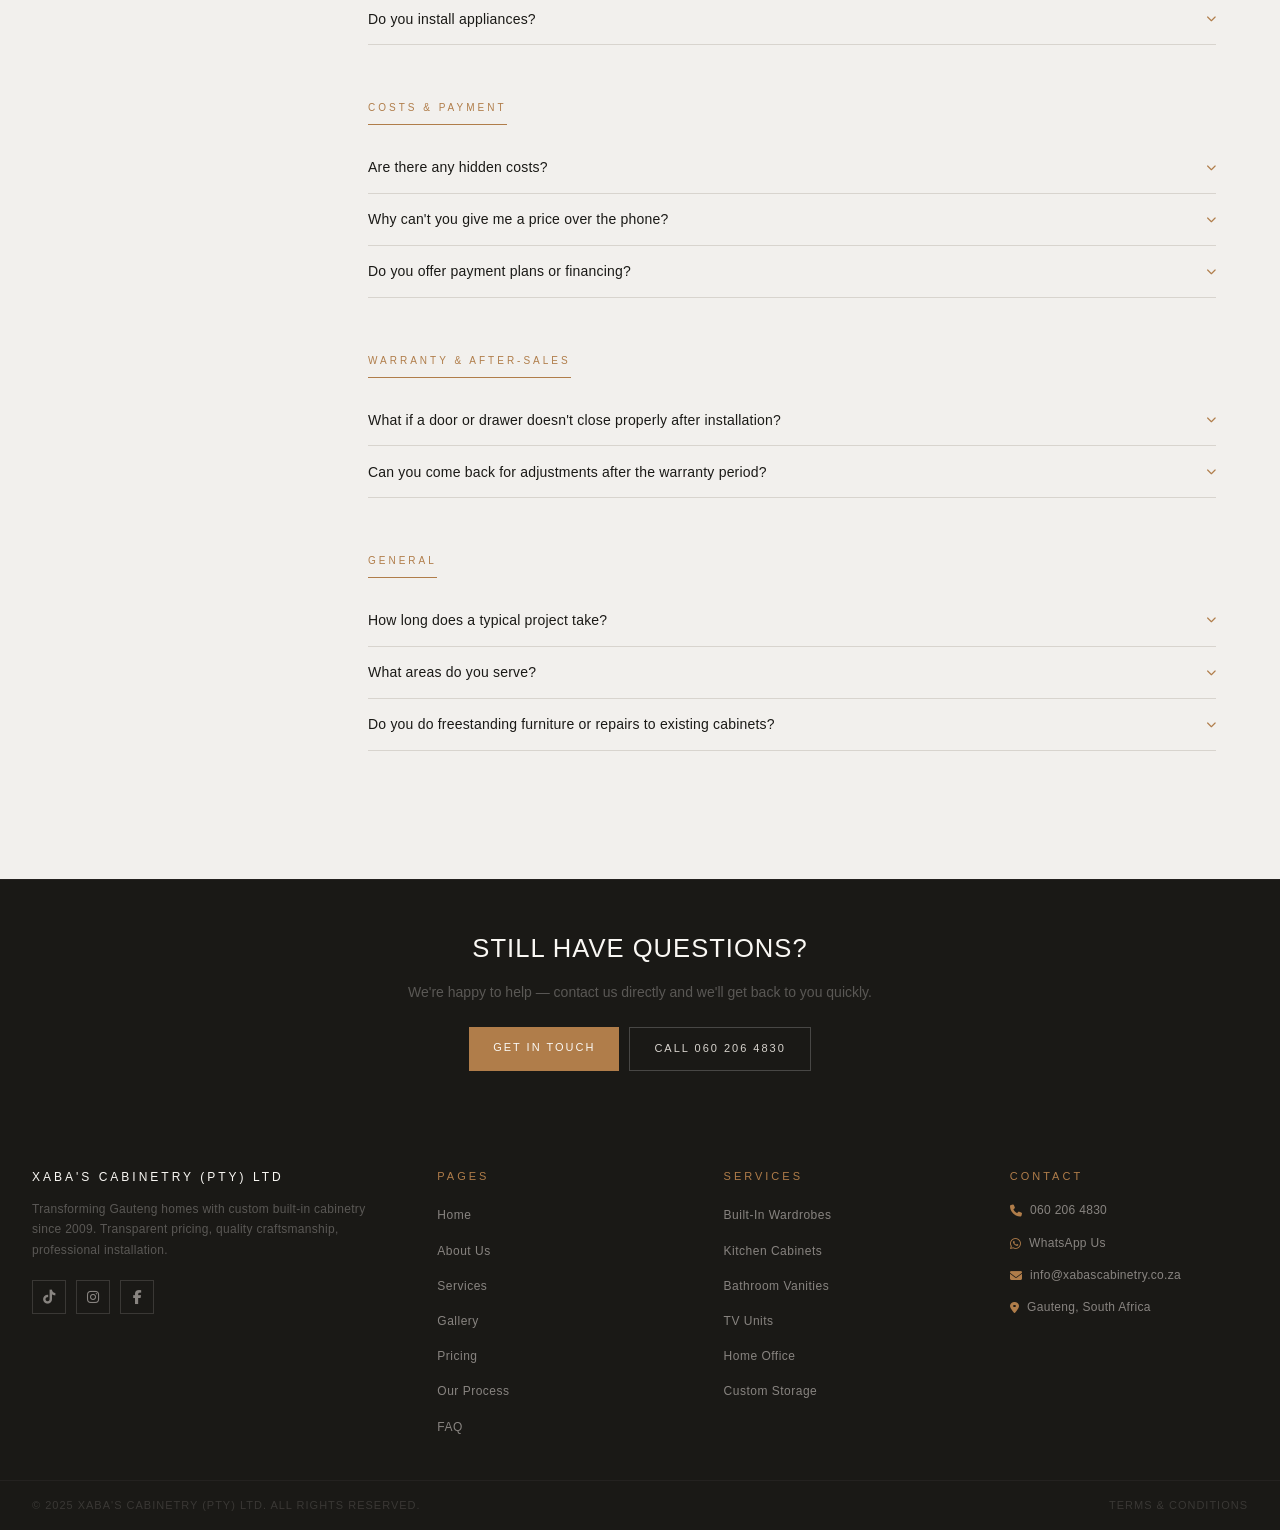
<file: faq.html>
<!DOCTYPE html>
<html lang="en">
<head>
  <meta charset="UTF-8">
  <meta name="viewport" content="width=device-width, initial-scale=1.0">
  <title>FAQ | Xaba's Cabinetry (Pty) Ltd</title>
  <meta name="description" content="Frequently asked questions about custom built-in cabinetry — materials, pricing, installation, plumbing and more.">
  <link rel="stylesheet" href="style.css">
  <link rel="stylesheet" href="https://cdnjs.cloudflare.com/ajax/libs/font-awesome/6.5.0/css/all.min.css">
  <link rel="preconnect" href="https://fonts.googleapis.com">
  <link href="https://fonts.googleapis.com/css2?family=DM+Serif+Display:ital@0;1&display=swap" rel="stylesheet">
  <link rel="icon" type="image/png" href="/favicon/favicon-96x96.png" sizes="96x96" />
  <link rel="icon" type="image/svg+xml" href="/favicon/favicon.svg" />
  <link rel="shortcut icon" href="/favicon/favicon.ico" />
  <link rel="apple-touch-icon" sizes="180x180" href="/favicon/apple-touch-icon.png" />
  <meta name="apple-mobile-web-app-title" content="Xabas Cabinetry" />
  <link rel="manifest" href="/site.webmanifest" />
  <style>
    .faq-section { padding: var(--section-pad); }
    .faq-layout {
      display: grid;
      grid-template-columns: 240px 1fr;
      gap: 4rem;
      margin-top: 3rem;
      align-items: start;
    }

    /* SIDEBAR NAV */
    .faq-nav { position: sticky; top: calc(var(--nav-h) + 2rem); }
    .faq-nav-label {
      font-size: 8px;
      letter-spacing: 3px;
      text-transform: uppercase;
      color: var(--ash);
      margin-bottom: 1rem;
    }
    .faq-nav-list { list-style: none; }
    .faq-nav-item a {
      display: block;
      font-size: 9px;
      letter-spacing: 1.5px;
      text-transform: uppercase;
      color: var(--ash);
      padding: 0.6rem 0;
      border-bottom: 0.5px solid var(--stone-dark);
      transition: color 0.2s;
    }
    .faq-nav-item:first-child a { border-top: 0.5px solid var(--stone-dark); }
    .faq-nav-item a:hover { color: var(--amber); }

    /* FAQ GROUPS */
    .faq-group { margin-bottom: 3rem; }
    .faq-group-title {
      font-size: 10px;
      letter-spacing: 3px;
      text-transform: uppercase;
      color: var(--amber);
      margin-bottom: 1rem;
      padding-bottom: 0.5rem;
      border-bottom: 1px solid var(--amber);
      display: inline-block;
    }

    /* ACCORDION */
    .faq-item { border-bottom: 0.5px solid var(--stone-dark); }
    .faq-item:first-of-type { border-top: 0.5px solid var(--stone-dark); }
    .faq-question {
      width: 100%;
      text-align: left;
      padding: 1.1rem 0;
      display: flex;
      justify-content: space-between;
      align-items: center;
      gap: 1rem;
      background: none;
      border: none;
      cursor: pointer;
      font-family: var(--font);
    }
    .faq-question span:first-child {
      font-size: 0.875rem;
      color: var(--ink);
      font-weight: 300;
      letter-spacing: 0.2px;
      text-align: left;
    }
    .faq-icon {
      font-size: 10px;
      color: var(--amber);
      flex-shrink: 0;
      transition: transform 0.3s;
    }
    .faq-item.open .faq-icon { transform: rotate(180deg); }
    .faq-item.open .faq-question span:first-child { color: var(--amber); }
    .faq-answer {
      display: none;
      padding: 0 0 1.25rem;
    }
    .faq-item.open .faq-answer { display: block; }
    .faq-answer p {
      font-size: 0.875rem;
      color: var(--ash);
      line-height: 1.8;
      margin-bottom: 0.5rem;
    }
    .faq-answer p:last-child { margin-bottom: 0; }
    .faq-answer strong { color: var(--ink); font-weight: 500; }

    .faq-cta {
      background: var(--ink);
      padding: 3rem 2rem;
      text-align: center;
      border-top: 0.5px solid var(--charcoal);
    }
    .faq-cta h2 {
      font-size: clamp(1.3rem, 2vw, 1.8rem);
      color: var(--white);
      font-weight: 200;
      text-transform: uppercase;
      letter-spacing: 1px;
      margin-bottom: 0.75rem;
    }
    .faq-cta p { font-size: 0.875rem; color: var(--mist); margin-bottom: 1.5rem; }
    .btn-group { display: flex; gap: 10px; justify-content: center; flex-wrap: wrap; }

    @media (max-width: 900px) {
      .faq-layout { grid-template-columns: 1fr; gap: 2rem; }
      .faq-nav { position: static; }
    }
  </style>
</head>
<body>
<div id="nav-placeholder"></div>

<div class="page-hero">
  <div class="page-hero-inner">
    <div class="page-hero-eyebrow"><span>FAQ</span></div>
    <h1>Frequently asked<br>questions.</h1>
    <p>Everything you need to know about working with us — materials, pricing, installation, plumbing and more.</p>
  </div>
</div>

<section class="faq-section">
  <div class="container">
    <div class="label section-label">All questions</div>
    <div class="faq-layout">

      <nav class="faq-nav">
        <div class="faq-nav-label">Jump to section</div>
        <ul class="faq-nav-list">
          <li class="faq-nav-item"><a href="#materials">Materials & quality</a></li>
          <li class="faq-nav-item"><a href="#measurements">Measurements & design</a></li>
          <li class="faq-nav-item"><a href="#installation">Installation</a></li>
          <li class="faq-nav-item"><a href="#plumbing">Plumbing & electrical</a></li>
          <li class="faq-nav-item"><a href="#costs">Costs & payment</a></li>
          <li class="faq-nav-item"><a href="#warranty">Warranty & after-sales</a></li>
          <li class="faq-nav-item"><a href="#general">General</a></li>
        </ul>
      </nav>

      <div class="faq-content">

        <div class="faq-group" id="materials">
          <div class="faq-group-title">Materials & quality</div>

          <div class="faq-item">
            <button class="faq-question" onclick="toggleFaq(this)">
              <span>What materials do you use for cabinets?</span>
              <span class="faq-icon"><i class="fa-solid fa-chevron-down"></i></span>
            </button>
            <div class="faq-answer">
              <p>We offer a range of quality materials to suit different budgets and aesthetics: <strong>melamine board</strong> (durable, easy to clean, available in a wide range of solid colours and wood-grain finishes), <strong>wood grain finishes</strong> (realistic wood appearance at affordable prices), and <strong>high gloss options</strong> for a more contemporary look.</p>
              <p>All installations include soft-close European hinges and drawer runners as standard. All materials meet industry standards and come with supplier warranties.</p>
            </div>
          </div>

          <div class="faq-item">
            <button class="faq-question" onclick="toggleFaq(this)">
              <span>Can I choose custom colours?</span>
              <span class="faq-icon"><i class="fa-solid fa-chevron-down"></i></span>
            </button>
            <div class="faq-answer">
              <p>Yes. We offer a wide range of colours and finishes. During your site visit, we'll bring material samples so you can see the options in your actual space with your lighting — that makes all the difference. Custom colour matching is also available for certain materials.</p>
            </div>
          </div>

          <div class="faq-item">
            <button class="faq-question" onclick="toggleFaq(this)">
              <span>Do you use soft-close hinges and drawer runners?</span>
              <span class="faq-icon"><i class="fa-solid fa-chevron-down"></i></span>
            </button>
            <div class="faq-answer">
              <p>Yes — soft-close hinges and drawer runners are included as standard in every installation. They're more durable, operate smoothly, and eliminate slamming. It's not an optional extra with us.</p>
            </div>
          </div>

          <div class="faq-item">
            <button class="faq-question" onclick="toggleFaq(this)">
              <span>What's the difference between melamine and wood grain?</span>
              <span class="faq-icon"><i class="fa-solid fa-chevron-down"></i></span>
            </button>
            <div class="faq-answer">
              <p><strong>Melamine</strong> comes in solid colours (white, grey, black, and many more). Very durable, easy to clean, and the most affordable option. <strong>Wood grain</strong> uses a realistic wood-look finish on a melamine base — same durability, slightly warmer aesthetic, marginally higher cost. Both are excellent choices; it comes down to your style preference and budget.</p>
            </div>
          </div>

          <div class="faq-item">
            <button class="faq-question" onclick="toggleFaq(this)">
              <span>How do I care for my new cabinets?</span>
              <span class="faq-icon"><i class="fa-solid fa-chevron-down"></i></span>
            </button>
            <div class="faq-answer">
              <p><strong>Daily care:</strong> Wipe with a damp cloth and mild detergent, then dry immediately. Never leave standing water on surfaces or around edges. Avoid abrasive cleaners, harsh chemicals, or bleach. Avoid direct heat exposure. With proper care, your cabinetry will look great for many years.</p>
            </div>
          </div>
        </div>

        <div class="faq-group" id="measurements">
          <div class="faq-group-title">Measurements & design</div>

          <div class="faq-item">
            <button class="faq-question" onclick="toggleFaq(this)">
              <span>Can I measure my space myself?</span>
              <span class="faq-icon"><i class="fa-solid fa-chevron-down"></i></span>
            </button>
            <div class="faq-answer">
              <p>You can provide rough measurements to give us a general idea, but we always take professional measurements during the site visit. Walls are rarely perfectly straight, ceilings can vary in height, and there are often hidden obstacles that affect the design. Accurate measurements are critical — mistakes are expensive to fix.</p>
            </div>
          </div>

          <div class="faq-item">
            <button class="faq-question" onclick="toggleFaq(this)">
              <span>Do you provide design drawings before I commit?</span>
              <span class="faq-icon"><i class="fa-solid fa-chevron-down"></i></span>
            </button>
            <div class="faq-answer">
              <p>Yes. After the site visit, we include a basic layout drawing with your quote showing the general configuration. Detailed technical drawings are finalised once you approve the quote and pay the deposit.</p>
            </div>
          </div>

          <div class="faq-item">
            <button class="faq-question" onclick="toggleFaq(this)">
              <span>What if my walls aren't straight or level?</span>
              <span class="faq-icon"><i class="fa-solid fa-chevron-down"></i></span>
            </button>
            <div class="faq-answer">
              <p>This is very common and completely manageable. Professional installation includes levelling (units installed perfectly level regardless of the floor), scribing (cabinets fitted to follow wall contours), and shimming (gaps properly filled and units securely fixed). Working with imperfect spaces to deliver perfect results is part of the job.</p>
            </div>
          </div>
        </div>

        <div class="faq-group" id="installation">
          <div class="faq-group-title">Installation process</div>

          <div class="faq-item">
            <button class="faq-question" onclick="toggleFaq(this)">
              <span>How messy is the installation process?</span>
              <span class="faq-icon"><i class="fa-solid fa-chevron-down"></i></span>
            </button>
            <div class="faq-answer">
              <p>We take cleanliness seriously. Dust sheets are used to protect floors and surroundings throughout the job. At the end of each working day, we do a full site cleanup. On completion, we do a thorough cleanup including vacuuming and waste removal. There will be some dust and disruption — that's unavoidable — but we minimise it and clean up properly.</p>
            </div>
          </div>

          <div class="faq-item">
            <button class="faq-question" onclick="toggleFaq(this)">
              <span>Do I need to be home during installation?</span>
              <span class="faq-icon"><i class="fa-solid fa-chevron-down"></i></span>
            </button>
            <div class="faq-answer">
              <p>Not for the entire time. On the first day, it's good to be present. During the rest of the project, someone should provide access and be available for any questions. On the final day, you must be present for the inspection and sign-off. If you can't be home, a responsible adult can grant access on your behalf.</p>
            </div>
          </div>

          <div class="faq-item">
            <button class="faq-question" onclick="toggleFaq(this)">
              <span>What if you find problems during installation?</span>
              <span class="faq-icon"><i class="fa-solid fa-chevron-down"></i></span>
            </button>
            <div class="faq-answer">
              <p>If we discover hidden issues (rot, water damage, structural problems), we stop work immediately and inform you. We'll show you the problem, explain your options, and provide a quote for any additional work required. We get your written approval before proceeding with anything outside the original scope. No surprise charges.</p>
            </div>
          </div>
        </div>

        <div class="faq-group" id="plumbing">
          <div class="faq-group-title">Plumbing & electrical</div>

          <div class="faq-item">
            <button class="faq-question" onclick="toggleFaq(this)">
              <span>Do you do plumbing work?</span>
              <span class="faq-icon"><i class="fa-solid fa-chevron-down"></i></span>
            </button>
            <div class="faq-answer">
              <p><strong>Included:</strong> Reconnecting existing plumbing (sink, dishwasher connections). <strong>Not included:</strong> Moving pipes, installing new water points, gas connections, or any alterations requiring a licensed plumber. If plumbing alterations are needed, we can recommend qualified plumbers.</p>
            </div>
          </div>

          <div class="faq-item">
            <button class="faq-question" onclick="toggleFaq(this)">
              <span>Do you do electrical work?</span>
              <span class="faq-icon"><i class="fa-solid fa-chevron-down"></i></span>
            </button>
            <div class="faq-answer">
              <p><strong>Included:</strong> Reconnecting existing appliance plugs (oven, hob, extractor). <strong>Not included:</strong> Installing new electrical points, moving outlets, or any wiring changes. Electrical alterations must be done by a certified electrician for safety and legal compliance.</p>
            </div>
          </div>

          <div class="faq-item">
            <button class="faq-question" onclick="toggleFaq(this)">
              <span>Do you install appliances?</span>
              <span class="faq-icon"><i class="fa-solid fa-chevron-down"></i></span>
            </button>
            <div class="faq-answer">
              <p><strong>We will:</strong> Create cutouts and spaces for built-in appliances, install built-in ovens and microwaves into cabinetry, and connect existing appliance plugs to outlets. <strong>We won't:</strong> Install gas hobs (requires a licensed gas fitter), do new electrical wiring, or handle appliance warranties. Appliances must be on-site before installation begins.</p>
            </div>
          </div>
        </div>

        <div class="faq-group" id="costs">
          <div class="faq-group-title">Costs & payment</div>

          <div class="faq-item">
            <button class="faq-question" onclick="toggleFaq(this)">
              <span>Are there any hidden costs?</span>
              <span class="faq-icon"><i class="fa-solid fa-chevron-down"></i></span>
            </button>
            <div class="faq-answer">
              <p>No. Our quotes are fully itemised — materials (with markup explained), labour, transport, demolition (if applicable), and sundries. The only additional costs would be unforeseen issues discovered during work, and we always get your approval before proceeding with any extras.</p>
            </div>
          </div>

          <div class="faq-item">
            <button class="faq-question" onclick="toggleFaq(this)">
              <span>Why can't you give me a price over the phone?</span>
              <span class="faq-icon"><i class="fa-solid fa-chevron-down"></i></span>
            </button>
            <div class="faq-answer">
              <p>Cabinet pricing depends entirely on your project's linear meterage and the materials you choose. Giving a phone estimate would mean giving you a guess — which protects neither of us. We'd rather give you an accurate price after seeing your actual space.</p>
            </div>
          </div>

          <div class="faq-item">
            <button class="faq-question" onclick="toggleFaq(this)">
              <span>Do you offer payment plans or financing?</span>
              <span class="faq-icon"><i class="fa-solid fa-chevron-down"></i></span>
            </button>
            <div class="faq-answer">
              <p>We work with a standard 50/40/10 payment structure. For larger projects or special circumstances, adjusted payment schedules can be discussed. We don't offer formal financing, but we can discuss phasing the project to spread costs over time.</p>
            </div>
          </div>
        </div>

        <div class="faq-group" id="warranty">
          <div class="faq-group-title">Warranty & after-sales</div>

          <div class="faq-item">
            <button class="faq-question" onclick="toggleFaq(this)">
              <span>What if a door or drawer doesn't close properly after installation?</span>
              <span class="faq-icon"><i class="fa-solid fa-chevron-down"></i></span>
            </button>
            <div class="faq-answer">
              <p>Minor adjustments are normal as hinges and runners settle during the first few weeks. This is covered under warranty — just contact us and we'll come back to make the adjustments at no charge.</p>
            </div>
          </div>

          <div class="faq-item">
            <button class="faq-question" onclick="toggleFaq(this)">
              <span>Can you come back for adjustments after the warranty period?</span>
              <span class="faq-icon"><i class="fa-solid fa-chevron-down"></i></span>
            </button>
            <div class="faq-answer">
              <p>We're available for repairs and adjustments after the warranty period (charged at an hourly rate). Minor tweaks like hinge adjustments may be done at no charge depending on the circumstances. We want you to be happy with your cabinetry long-term.</p>
            </div>
          </div>
        </div>

        <div class="faq-group" id="general">
          <div class="faq-group-title">General</div>

          <div class="faq-item">
            <button class="faq-question" onclick="toggleFaq(this)">
              <span>How long does a typical project take?</span>
              <span class="faq-icon"><i class="fa-solid fa-chevron-down"></i></span>
            </button>
            <div class="faq-answer">
              <p>Installation time depends on project size: small vanity (1–2 days), standard wardrobe 3–4m (2–3 days), medium kitchen 5–7m (3–5 days), large kitchen 8m+ (5–7 days). Total timeline from first contact to completion is typically 2–4 weeks, including the quote process and materials delivery.</p>
            </div>
          </div>

          <div class="faq-item">
            <button class="faq-question" onclick="toggleFaq(this)">
              <span>What areas do you serve?</span>
              <span class="faq-icon"><i class="fa-solid fa-chevron-down"></i></span>
            </button>
            <div class="faq-answer">
              <p>We serve all of Gauteng. The site visit fee (R200–R500) is based on distance from our base. Contact us with your area and we'll confirm the applicable call-out fee.</p>
            </div>
          </div>

          <div class="faq-item">
            <button class="faq-question" onclick="toggleFaq(this)">
              <span>Do you do freestanding furniture or repairs to existing cabinets?</span>
              <span class="faq-icon"><i class="fa-solid fa-chevron-down"></i></span>
            </button>
            <div class="faq-answer">
              <p>No — we specialise exclusively in custom built-in cabinetry that is permanently fitted to your space. We don't make or sell freestanding furniture, and we don't offer repair or modification services for existing cabinetry not installed by us.</p>
            </div>
          </div>
        </div>

      </div>
    </div>
  </div>
</section>

<div class="faq-cta">
  <h2>Still have questions?</h2>
  <p>We're happy to help — contact us directly and we'll get back to you quickly.</p>
  <div class="btn-group">
    <a href="contact.html" class="btn btn-amber">Get in Touch</a>
    <a href="tel:0602064830" class="btn btn-outline-light">Call 060 206 4830</a>
  </div>
</div>

<div id="footer-placeholder"></div>
<script src="components.js"></script>
<script>
  function toggleFaq(btn) {
    const item = btn.parentElement;
    const isOpen = item.classList.contains('open');
    document.querySelectorAll('.faq-item.open').forEach(el => el.classList.remove('open'));
    if (!isOpen) item.classList.add('open');
  }
</script>
</body>
</html>
</file>
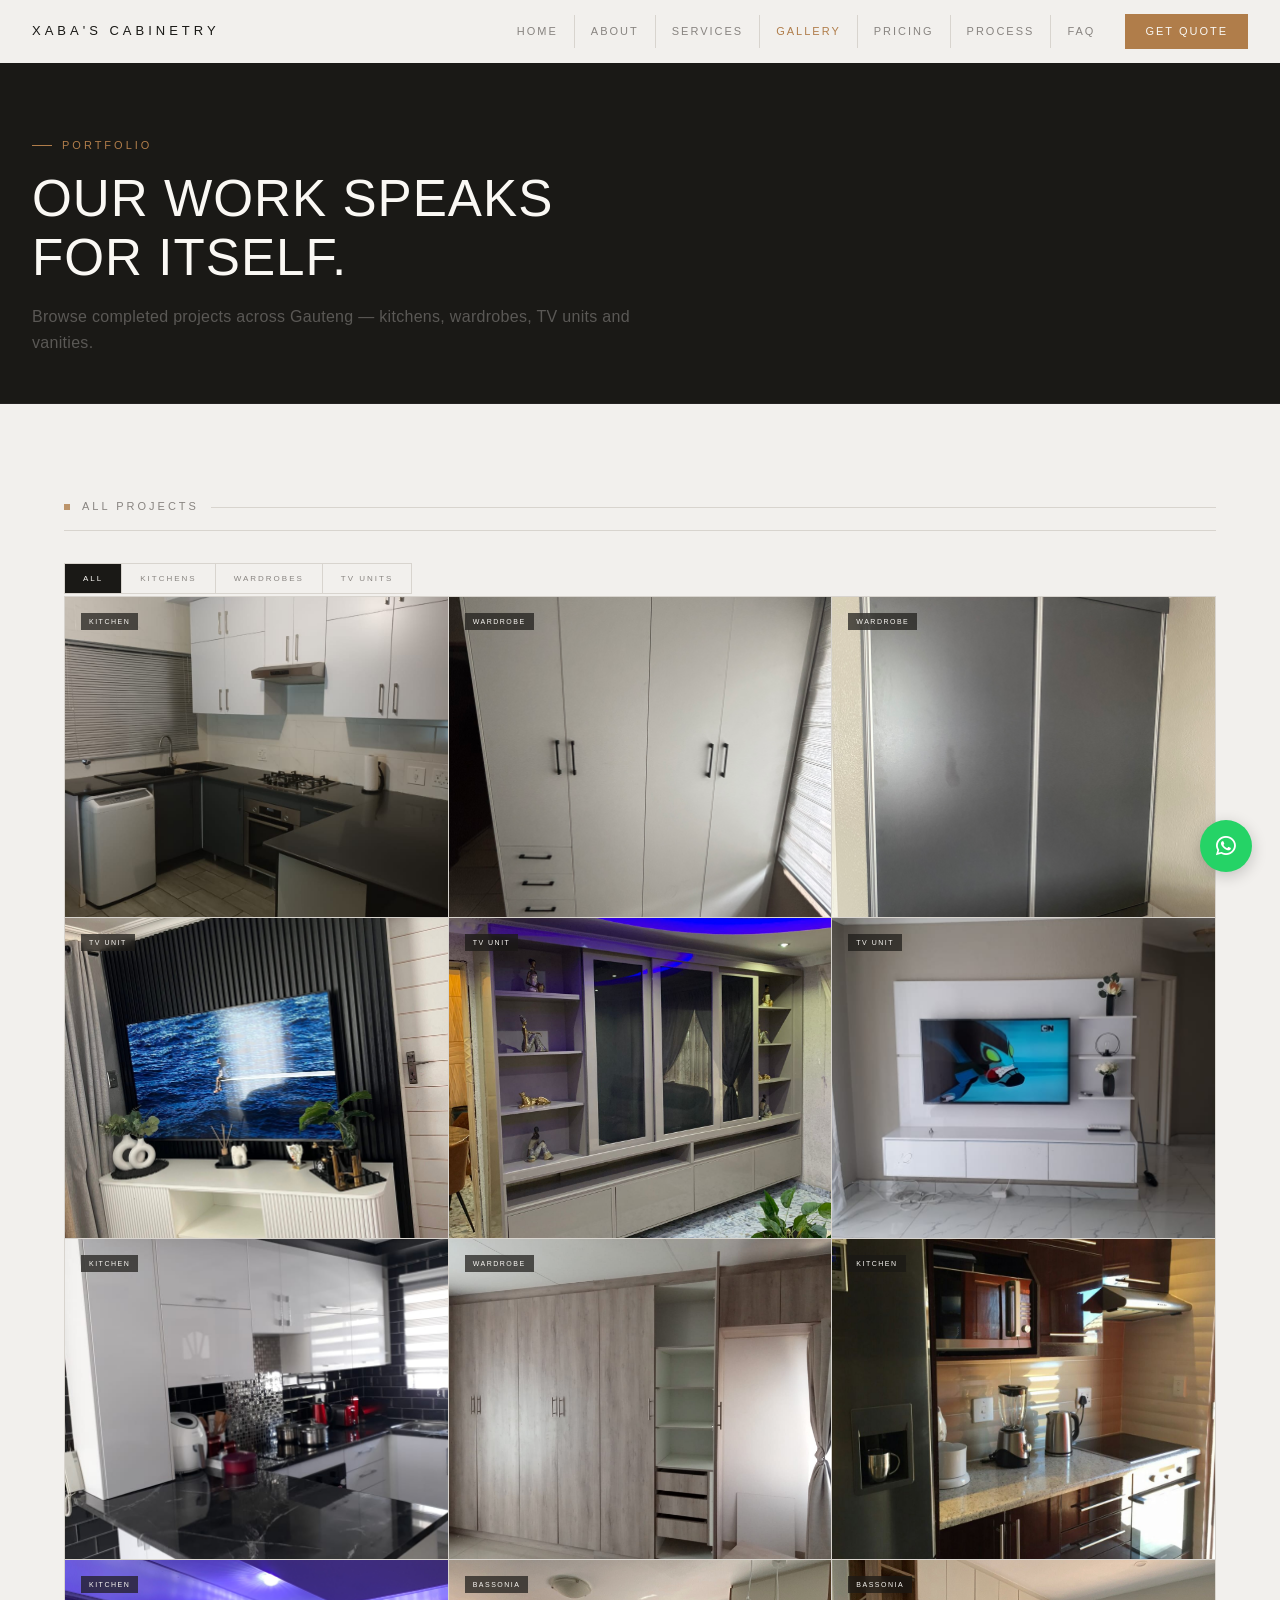
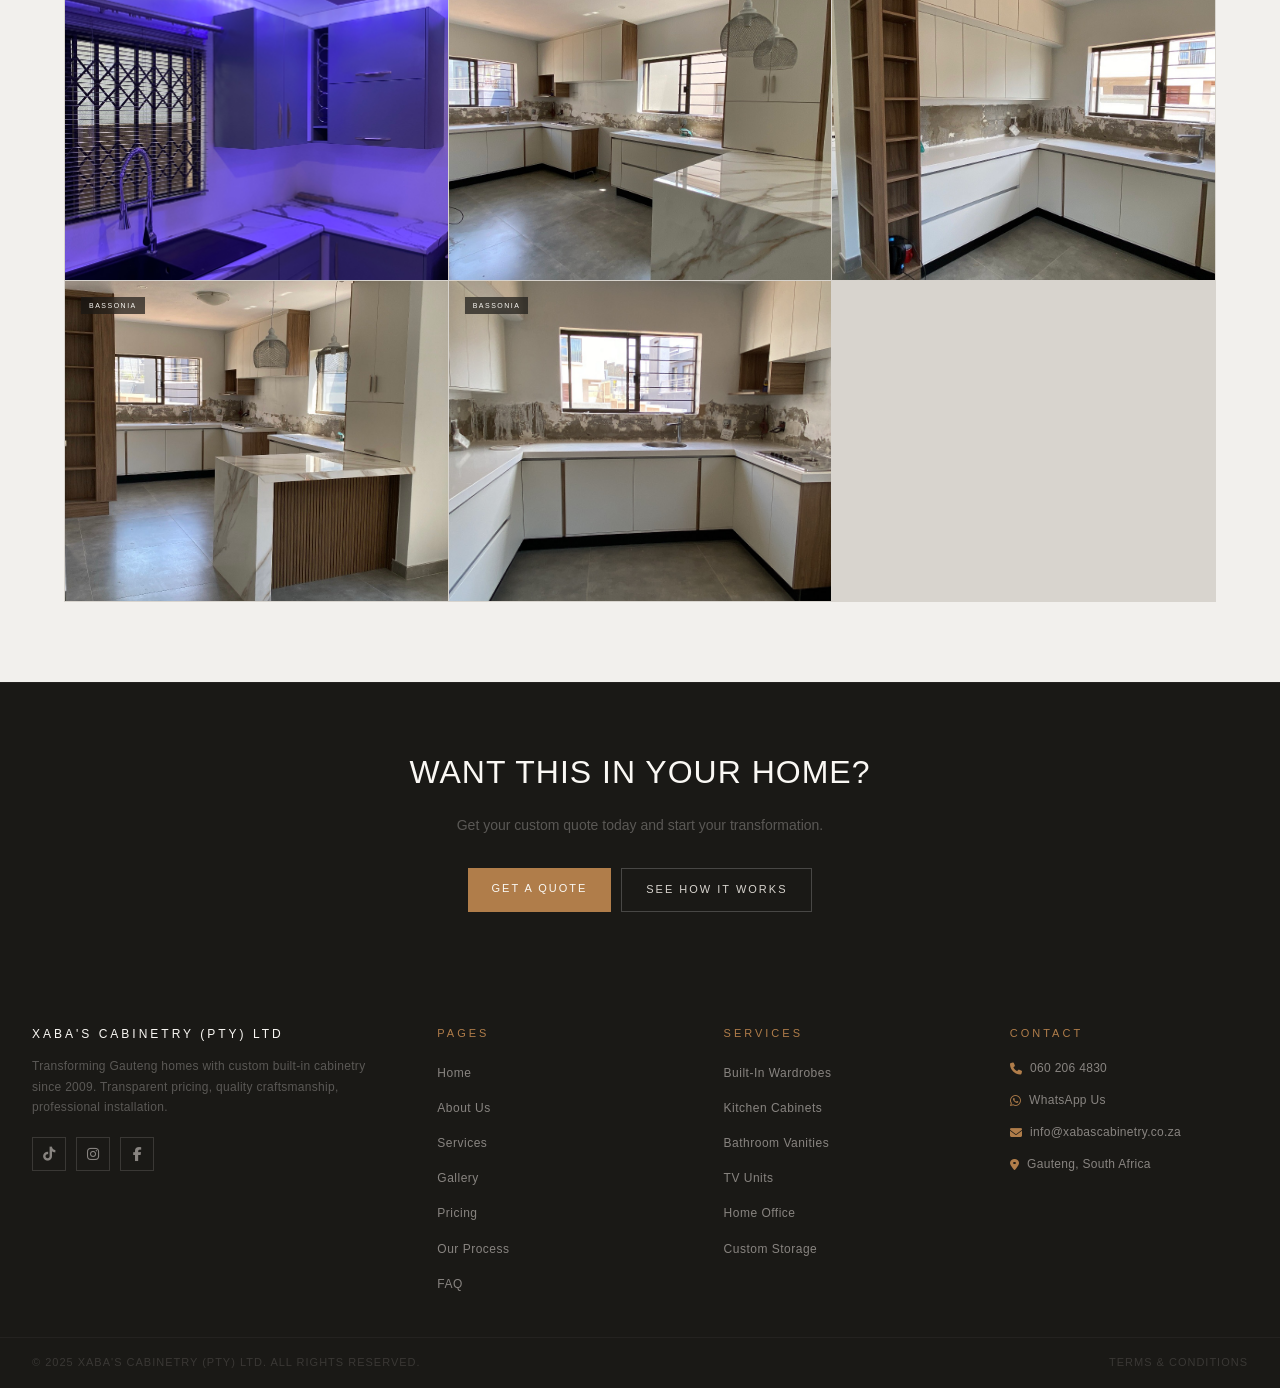
<file: gallery.html>
<!DOCTYPE html>
<html lang="en">
<head>
  <meta charset="UTF-8">
  <meta name="viewport" content="width=device-width, initial-scale=1.0">
  <title>Gallery | Xaba's Cabinetry (Pty) Ltd</title>
  <meta name="description" content="Browse our portfolio of custom built-in cabinetry projects across Gauteng — wardrobes, kitchens, vanities and TV units.">
  <link rel="stylesheet" href="style.css">
  <link rel="stylesheet" href="https://cdnjs.cloudflare.com/ajax/libs/font-awesome/6.5.0/css/all.min.css">
  <link rel="preconnect" href="https://fonts.googleapis.com">
  <link href="https://fonts.googleapis.com/css2?family=DM+Serif+Display:ital@0;1&display=swap" rel="stylesheet">
  <link rel="icon" type="image/png" href="/favicon/favicon-96x96.png" sizes="96x96" />
  <link rel="icon" type="image/svg+xml" href="/favicon/favicon.svg" />
  <link rel="shortcut icon" href="/favicon/favicon.ico" />
  <link rel="apple-touch-icon" sizes="180x180" href="/favicon/apple-touch-icon.png" />
  <meta name="apple-mobile-web-app-title" content="Xabas Cabinetry" />
  <link rel="manifest" href="/site.webmanifest" />
  <style>
    .gallery-section { padding: var(--section-pad); }

    .filter-bar {
      display: flex;
      align-items: center;
      gap: 0;
      margin-top: 2rem;
      margin-bottom: 0;
      border: 0.5px solid var(--stone-dark);
      width: fit-content;
    }
    .filter-btn {
      font-size: 8px;
      letter-spacing: 2px;
      text-transform: uppercase;
      padding: 10px 18px;
      color: var(--ash);
      background: none;
      border: none;
      border-right: 0.5px solid var(--stone-dark);
      cursor: pointer;
      transition: all 0.2s;
      font-family: var(--font);
    }
    .filter-btn:last-child { border-right: none; }
    .filter-btn:hover { color: var(--ink); background: var(--stone-mid); }
    .filter-btn.active { color: var(--white); background: var(--ink); }

    .gallery-grid {
      display: grid;
      grid-template-columns: repeat(3, 1fr);
      gap: 1px;
      background: var(--stone-dark);
      border: 0.5px solid var(--stone-dark);
      margin-top: 2px;
    }
    .gallery-item {
      position: relative;
      height: 320px;
      overflow: hidden;
      background: var(--stone-mid);
      cursor: pointer;
    }
    .gallery-item img {
      width: 100%;
      height: 100%;
      object-fit: cover;
      transition: transform 0.5s ease;
    }
    .gallery-item:hover img { transform: scale(1.06); }
    .gallery-overlay {
      position: absolute;
      inset: 0;
      background: linear-gradient(to top, rgba(26,25,22,0.88) 0%, rgba(26,25,22,0.1) 50%, transparent 100%);
      opacity: 0;
      transition: opacity 0.3s;
      display: flex;
      flex-direction: column;
      justify-content: flex-end;
      padding: 1.5rem;
    }
    .gallery-item:hover .gallery-overlay { opacity: 1; }
    .gallery-overlay-cat {
      font-size: 7px;
      letter-spacing: 2px;
      text-transform: uppercase;
      color: var(--amber-light);
      margin-bottom: 4px;
    }
    .gallery-overlay-title {
      font-size: 1rem;
      color: var(--white);
      font-weight: 200;
      letter-spacing: 0.5px;
      margin-bottom: 0.5rem;
    }
    .gallery-overlay-sub {
      font-size: 8px;
      color: var(--mist);
      letter-spacing: 0.5px;
    }
    .gallery-cat-badge {
      position: absolute;
      top: 1rem; left: 1rem;
      font-size: 7px;
      letter-spacing: 1.5px;
      text-transform: uppercase;
      color: var(--white);
      background: rgba(26,25,22,0.7);
      padding: 3px 8px;
      backdrop-filter: blur(4px);
    }

    .gallery-item.hidden { display: none; }

    .gallery-cta-section {
      background: var(--ink);
      padding: 4rem 2rem;
      text-align: center;
      border-top: 0.5px solid var(--charcoal);
    }
    .gallery-cta-section h2 {
      font-size: clamp(1.4rem, 2.5vw, 2rem);
      color: var(--white);
      font-weight: 200;
      text-transform: uppercase;
      letter-spacing: 1px;
      margin-bottom: 1rem;
    }
    .gallery-cta-section p {
      font-size: 0.875rem;
      color: var(--mist);
      margin-bottom: 2rem;
    }
    .btn-group { display: flex; gap: 10px; justify-content: center; flex-wrap: wrap; }

    @media (max-width: 900px) {
      .gallery-grid { grid-template-columns: 1fr 1fr; }
    }
    @media (max-width: 600px) {
      .gallery-grid { grid-template-columns: 1fr; }
      .gallery-item { height: 260px; }
      .filter-bar { flex-wrap: wrap; width: 100%; }
      .filter-btn { flex: 1 1 auto; }
    }
  </style>
</head>
<body>
<div id="nav-placeholder"></div>

<div class="page-hero">
  <div class="page-hero-inner">
    <div class="page-hero-eyebrow"><span>Portfolio</span></div>
    <h1>Our work speaks<br>for itself.</h1>
    <p>Browse completed projects across Gauteng — kitchens, wardrobes, TV units and vanities.</p>
  </div>
</div>

<section class="gallery-section">
  <div class="container">
    <div class="label section-label">All projects</div>

    <div class="filter-bar">
      <button class="filter-btn active" data-filter="all">All</button>
      <button class="filter-btn" data-filter="kitchens">Kitchens</button>
      <button class="filter-btn" data-filter="wardrobes">Wardrobes</button>
      <button class="filter-btn" data-filter="tv-units">TV Units</button>
    </div>

    <div class="gallery-grid" id="galleryGrid">

      <div class="gallery-item" data-category="kitchens">
        <img src="images/custom-builtin-kitchen.jpg" alt="Contemporary Kitchen — Randburg">
        <div class="gallery-cat-badge">Kitchen</div>
        <div class="gallery-overlay">
          <div class="gallery-overlay-cat">Kitchen</div>
          <div class="gallery-overlay-title">Contemporary Kitchen</div>
          <div class="gallery-overlay-sub">Randburg · Complete renovation</div>
        </div>
      </div>

      <div class="gallery-item" data-category="wardrobes">
        <img src="images/built-in-wardrobe (2).JPEG" alt="Modern Wardrobe — Sandton">
        <div class="gallery-cat-badge">Wardrobe</div>
        <div class="gallery-overlay">
          <div class="gallery-overlay-cat">Wardrobe</div>
          <div class="gallery-overlay-title">Modern Wardrobe</div>
          <div class="gallery-overlay-sub">Sandton · 6-metre complete installation</div>
        </div>
      </div>

      <div class="gallery-item" data-category="wardrobes">
        <img src="images/built-in-wardrobe (5).JPEG" alt="Built-in Wardrobe — Centurion">
        <div class="gallery-cat-badge">Wardrobe</div>
        <div class="gallery-overlay">
          <div class="gallery-overlay-cat">Wardrobe</div>
          <div class="gallery-overlay-title">Built-in Wardrobe</div>
          <div class="gallery-overlay-sub">Centurion · Wall-to-wall bedroom storage</div>
        </div>
      </div>

      <div class="gallery-item" data-category="tv-units">
        <img src="images/custom-tv-stand.JPG" alt="Custom Fluted TV Unit — Soweto">
        <div class="gallery-cat-badge">TV Unit</div>
        <div class="gallery-overlay">
          <div class="gallery-overlay-cat">TV Unit</div>
          <div class="gallery-overlay-title">Custom Fluted TV Stand</div>
          <div class="gallery-overlay-sub">Soweto, Jabulani · Custom made</div>
        </div>
      </div>

      <div class="gallery-item" data-category="tv-units">
        <img src="images/custom-tv-stand (2).jpg" alt="Entertainment Centre — Ladysmith">
        <div class="gallery-cat-badge">TV Unit</div>
        <div class="gallery-overlay">
          <div class="gallery-overlay-cat">TV Unit</div>
          <div class="gallery-overlay-title">Entertainment Centre</div>
          <div class="gallery-overlay-sub">uMnambithi (Ladysmith) · Built-in with storage</div>
        </div>
      </div>

      <div class="gallery-item" data-category="tv-units">
        <img src="images/custom-tv-stand (6).JPEG" alt="Custom TV Unit — Roodepoort">
        <div class="gallery-cat-badge">TV Unit</div>
        <div class="gallery-overlay">
          <div class="gallery-overlay-cat">TV Unit</div>
          <div class="gallery-overlay-title">Custom TV Unit</div>
          <div class="gallery-overlay-sub">Roodepoort · Fitted with storage</div>
        </div>
      </div>

      <div class="gallery-item" data-category="kitchens">
        <img src="images/custom-built-in-kitchen2.jpeg" alt="Custom Kitchen — Roodepoort">
        <div class="gallery-cat-badge">Kitchen</div>
        <div class="gallery-overlay">
          <div class="gallery-overlay-cat">Kitchen</div>
          <div class="gallery-overlay-title">Custom Built-In Kitchen</div>
          <div class="gallery-overlay-sub">Roodepoort · Floor-to-ceiling cabinets</div>
        </div>
      </div>

      <div class="gallery-item" data-category="wardrobes">
        <img src="images/built-in-wardrobe (3).jpg" alt="Custom Wardrobe — Braamfischerville">
        <div class="gallery-cat-badge">Wardrobe</div>
        <div class="gallery-overlay">
          <div class="gallery-overlay-cat">Wardrobe</div>
          <div class="gallery-overlay-title">Custom Built-In Wardrobe</div>
          <div class="gallery-overlay-sub">Braamfischerville · Floor-to-ceiling</div>
        </div>
      </div>

      <div class="gallery-item" data-category="kitchens">
        <img src="images/custom-builtin-kitchen (2).jpg" alt="Kitchen — Braamfischerville">
        <div class="gallery-cat-badge">Kitchen</div>
        <div class="gallery-overlay">
          <div class="gallery-overlay-cat">Kitchen</div>
          <div class="gallery-overlay-title">Custom Built-In Kitchen</div>
          <div class="gallery-overlay-sub">Braamfischerville · Floor-to-ceiling units</div>
        </div>
      </div>

      <div class="gallery-item" data-category="kitchens">
        <img src="images/custom-builtin-kitchen(4).JPEG" alt="Custom Kitchen — Soweto">
        <div class="gallery-cat-badge">Kitchen</div>
        <div class="gallery-overlay">
          <div class="gallery-overlay-cat">Kitchen</div>
          <div class="gallery-overlay-title">Custom Kitchen</div>
          <div class="gallery-overlay-sub">Soweto · Custom built-in</div>
        </div>
      </div>

      <div class="gallery-item" data-category="kitchens">
        <img src="images/bassonia-project-1.jpg" alt="Bassonia Project — Open-Plan Kitchen">
        <div class="gallery-cat-badge">Bassonia</div>
        <div class="gallery-overlay">
          <div class="gallery-overlay-cat">Bassonia</div>
          <div class="gallery-overlay-title">Open-Plan Kitchen</div>
          <div class="gallery-overlay-sub">Bassonia · Full fitted cabinetry</div>
        </div>
      </div>

      <div class="gallery-item" data-category="kitchens">
        <img src="images/bassonia-project-2.jpg" alt="Bassonia Project — Integrated Cabinetry">
        <div class="gallery-cat-badge">Bassonia</div>
        <div class="gallery-overlay">
          <div class="gallery-overlay-cat">Bassonia</div>
          <div class="gallery-overlay-title">Integrated Cabinetry</div>
          <div class="gallery-overlay-sub">Bassonia · Custom storage walls</div>
        </div>
      </div>

      <div class="gallery-item" data-category="kitchens">
        <img src="images/bassonia-project-3.jpg" alt="Bassonia Project — Contemporary Kitchen Installation">
        <div class="gallery-cat-badge">Bassonia</div>
        <div class="gallery-overlay">
          <div class="gallery-overlay-cat">Bassonia</div>
          <div class="gallery-overlay-title">Contemporary Kitchen</div>
          <div class="gallery-overlay-sub">Bassonia · Modern built-in finish</div>
        </div>
      </div>

      <div class="gallery-item" data-category="kitchens">
        <img src="images/bassonia-project-4.jpg" alt="Bassonia Project — Laundry and Utility Storage">
        <div class="gallery-cat-badge">Bassonia</div>
        <div class="gallery-overlay">
          <div class="gallery-overlay-cat">Bassonia</div>
          <div class="gallery-overlay-title">Fully Custom</div>
          <div class="gallery-overlay-sub">Bassonia · Utility cabinetry</div>
        </div>
      </div>

    </div>
  </div>
</section>

<div class="gallery-cta-section">
  <h2>Want this in your home?</h2>
  <p>Get your custom quote today and start your transformation.</p>
  <div class="btn-group">
    <a href="contact.html" class="btn btn-amber">Get a Quote</a>
    <a href="process.html" class="btn btn-outline-light">See how it works</a>
  </div>
</div>

<div id="footer-placeholder"></div>
<script src="components.js"></script>
<script>
  document.querySelectorAll('.filter-btn').forEach(btn => {
    btn.addEventListener('click', () => {
      document.querySelectorAll('.filter-btn').forEach(b => b.classList.remove('active'));
      btn.classList.add('active');
      const filter = btn.dataset.filter;
      document.querySelectorAll('.gallery-item').forEach(item => {
        if (filter === 'all' || item.dataset.category === filter) {
          item.classList.remove('hidden');
        } else {
          item.classList.add('hidden');
        }
      });
    });
  });
</script>
</body>
</html>
</file>
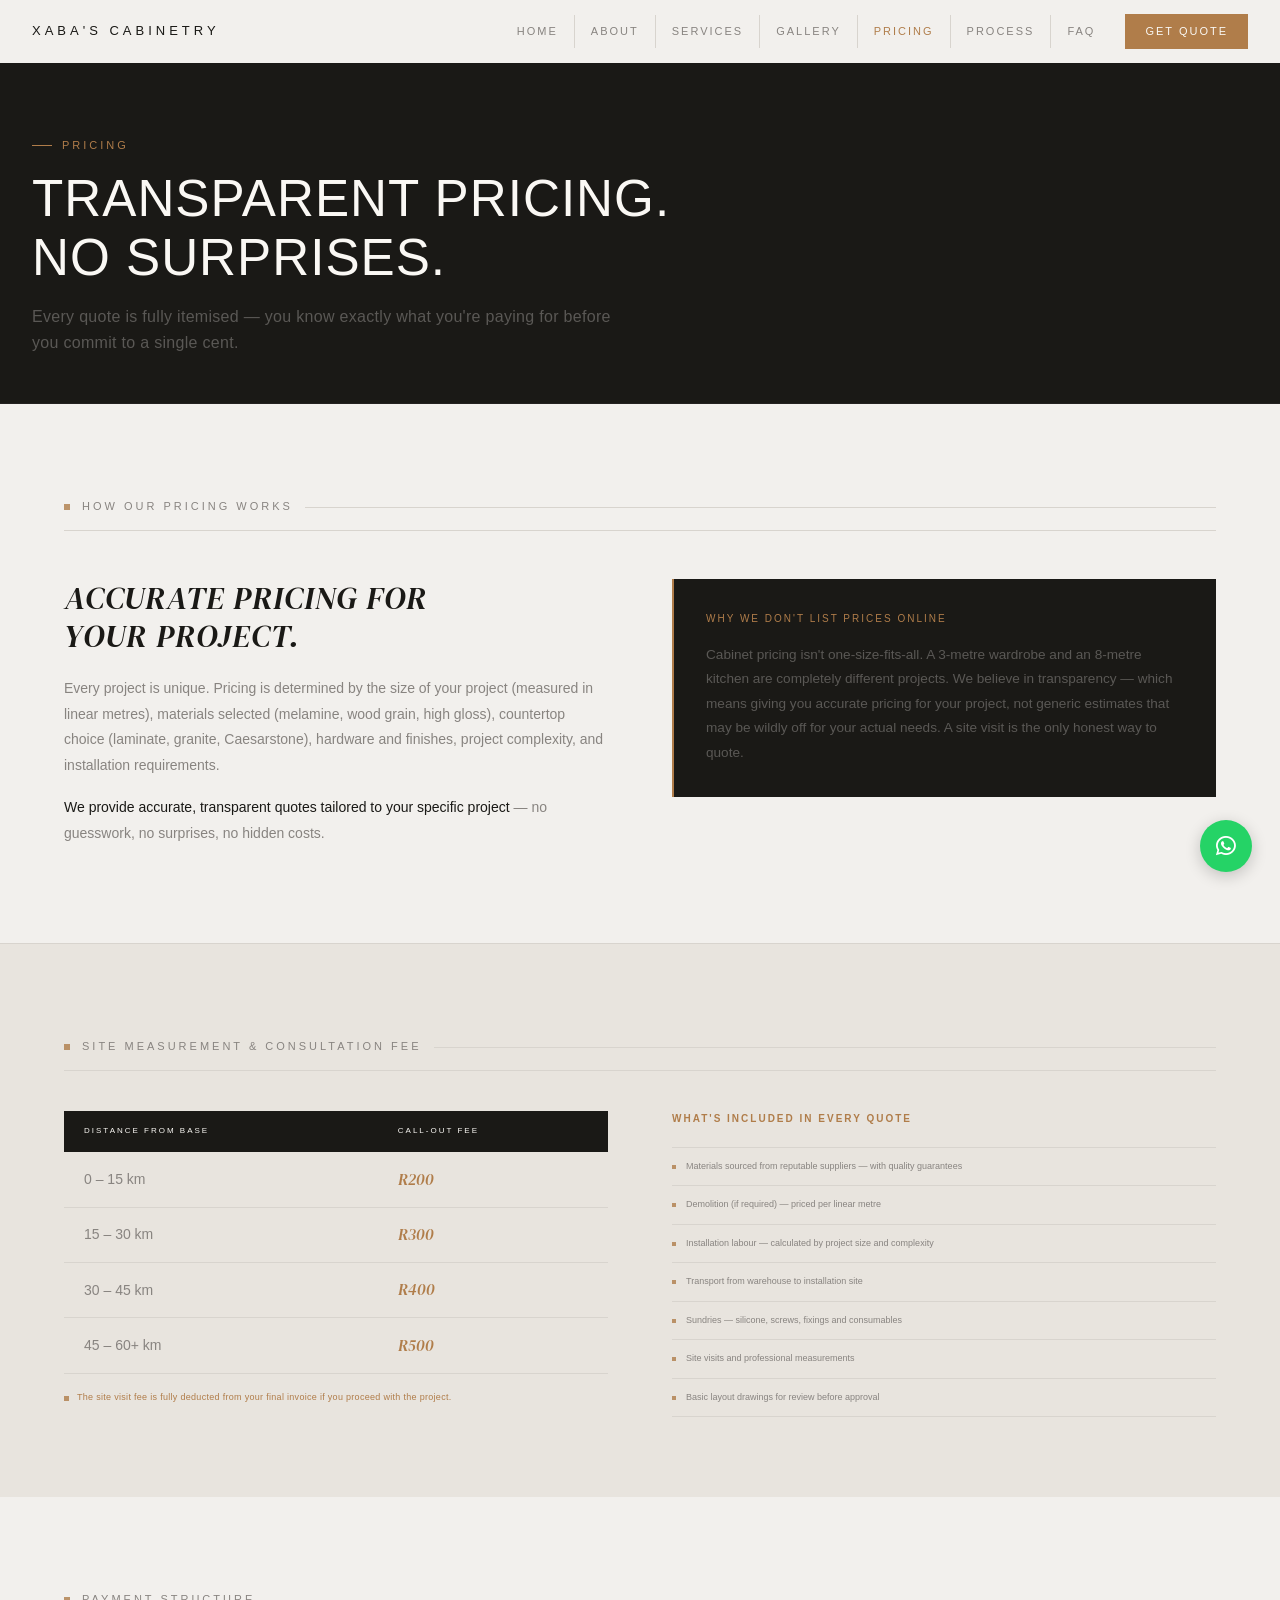
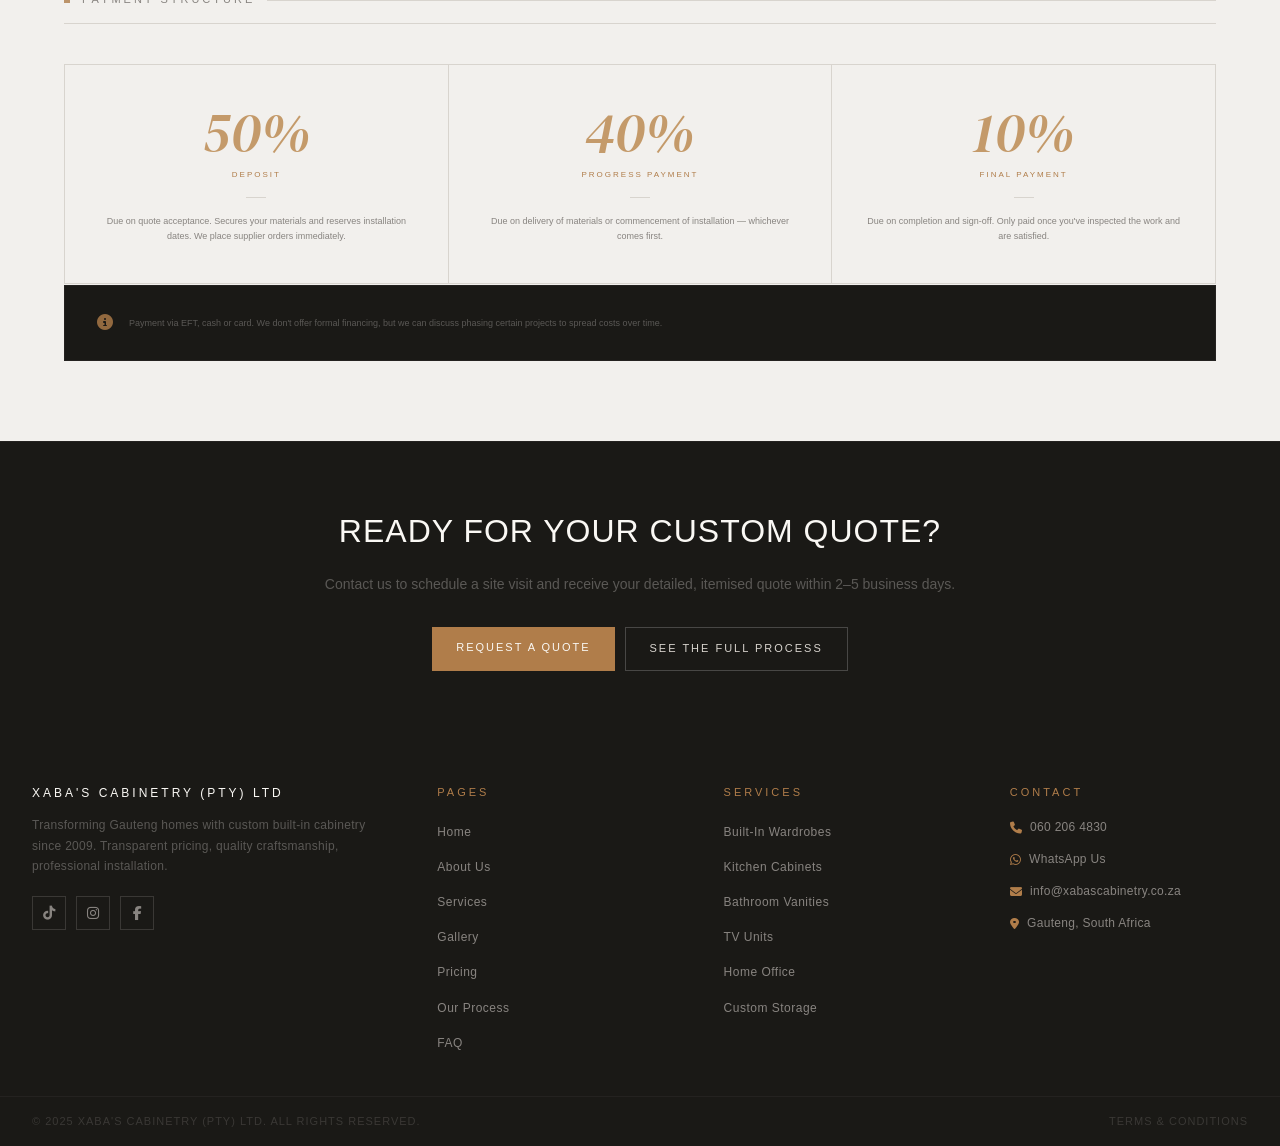
<file: pricing.html>
<!DOCTYPE html>
<html lang="en">
<head>
  <meta charset="UTF-8">
  <meta name="viewport" content="width=device-width, initial-scale=1.0">
  <title>Pricing | Xaba's Cabinetry (Pty) Ltd</title>
  <meta name="description" content="Transparent pricing for custom built-in cabinetry in Gauteng. Site visit fees, payment terms and what's included in every quote.">
  <link rel="stylesheet" href="style.css">
  <link rel="stylesheet" href="https://cdnjs.cloudflare.com/ajax/libs/font-awesome/6.5.0/css/all.min.css">
  <link rel="preconnect" href="https://fonts.googleapis.com">
  <link href="https://fonts.googleapis.com/css2?family=DM+Serif+Display:ital@0;1&display=swap" rel="stylesheet">
  <link rel="icon" type="image/png" href="/favicon/favicon-96x96.png" sizes="96x96" />
  <link rel="icon" type="image/svg+xml" href="/favicon/favicon.svg" />
  <link rel="shortcut icon" href="/favicon/favicon.ico" />
  <link rel="apple-touch-icon" sizes="180x180" href="/favicon/apple-touch-icon.png" />
  <meta name="apple-mobile-web-app-title" content="Xabas Cabinetry" />
  <link rel="manifest" href="/site.webmanifest" />
  <style>
    .pricing-section { padding: var(--section-pad); }
    .pricing-intro {
      display: grid;
      grid-template-columns: 1fr 1fr;
      gap: 4rem;
      margin-top: 3rem;
      align-items: start;
    }
    .pricing-intro-text h2 {
      font-size: clamp(1.5rem, 2.5vw, 2rem);
      font-weight: 200;
      text-transform: uppercase;
      letter-spacing: 1px;
      line-height: 1.2;
      margin-bottom: 1.25rem;
      font-family: 'DM Serif Display', serif;
      font-style: italic;
    }
    .pricing-intro-text p {
      font-size: 0.875rem;
      color: var(--ash);
      line-height: 1.85;
      margin-bottom: 1rem;
    }
    .pricing-intro-text strong { color: var(--ink); font-weight: 500; }
    .why-no-prices {
      background: var(--ink);
      padding: 2rem;
      border-left: 2px solid var(--amber);
    }
    .why-no-prices h3 {
      font-size: 10px;
      letter-spacing: 2px;
      text-transform: uppercase;
      color: var(--amber);
      font-weight: 400;
      margin-bottom: 1rem;
    }
    .why-no-prices p {
      font-size: 0.85rem;
      color: var(--mist);
      line-height: 1.8;
    }

    /* CALLOUT FEE TABLE */
    .callout-section {
      padding: var(--section-pad);
      background: var(--stone-mid);
      border-top: 0.5px solid var(--stone-dark);
    }
    .callout-grid {
      display: grid;
      grid-template-columns: 1fr 1fr;
      gap: 4rem;
      margin-top: 2.5rem;
      align-items: start;
    }
    .price-table { width: 100%; border-collapse: collapse; }
    .price-table thead tr {
      background: var(--ink);
    }
    .price-table th {
      padding: 0.9rem 1.25rem;
      text-align: left;
      font-size: 8px;
      letter-spacing: 2px;
      text-transform: uppercase;
      color: var(--white);
      font-weight: 300;
    }
    .price-table td {
      padding: 0.9rem 1.25rem;
      font-size: 0.875rem;
      border-bottom: 0.5px solid var(--stone-dark);
      color: var(--ash);
    }
    .price-table td:last-child {
      color: var(--amber);
      font-weight: 400;
      font-family: 'DM Serif Display', serif;
      font-size: 1rem;
      font-style: italic;
    }
    .price-table tbody tr:hover { background: var(--stone); }
    .callout-note {
      margin-top: 1rem;
      display: flex;
      align-items: flex-start;
      gap: 8px;
    }
    .callout-note::before {
      content: '';
      width: 5px; height: 5px;
      background: var(--amber);
      flex-shrink: 0;
      margin-top: 6px;
      opacity: 0.8;
    }
    .callout-note p {
      font-size: 9px;
      color: var(--amber);
      line-height: 1.6;
      letter-spacing: 0.3px;
    }
    .callout-right h3 {
      font-size: 10px;
      letter-spacing: 2px;
      text-transform: uppercase;
      color: var(--amber);
      margin-bottom: 1.25rem;
    }
    .includes-list { list-style: none; }
    .includes-item {
      display: flex;
      align-items: flex-start;
      gap: 10px;
      padding: 0.75rem 0;
      border-bottom: 0.5px solid var(--stone-dark);
      font-size: 9px;
      color: var(--ash);
      line-height: 1.5;
    }
    .includes-item:first-child { border-top: 0.5px solid var(--stone-dark); }
    .includes-item::before {
      content: '';
      width: 4px; height: 4px;
      background: var(--amber);
      flex-shrink: 0;
      margin-top: 5px;
      opacity: 0.8;
    }

    /* PAYMENT TERMS */
    .payment-section { padding: var(--section-pad); }
    .payment-grid {
      display: grid;
      grid-template-columns: repeat(3, 1fr);
      gap: 1px;
      background: var(--stone-dark);
      border: 0.5px solid var(--stone-dark);
      margin-top: 2.5rem;
    }
    .payment-card {
      background: var(--stone);
      padding: 2.5rem 2rem;
      text-align: center;
    }
    .payment-pct {
      font-size: 3.5rem;
      color: var(--amber-light);
      font-family: 'DM Serif Display', serif;
      font-style: italic;
      line-height: 1;
      margin-bottom: 0.5rem;
    }
    .payment-label {
      font-size: 8px;
      letter-spacing: 2px;
      text-transform: uppercase;
      color: var(--amber);
      margin-bottom: 1rem;
    }
    .payment-when {
      font-size: 9px;
      color: var(--ash);
      line-height: 1.6;
    }
    .payment-divider {
      width: 20px; height: 1px;
      background: var(--stone-dark);
      margin: 1rem auto;
    }
    .payment-note {
      background: var(--ink);
      padding: 1.5rem 2rem;
      border: 0.5px solid var(--charcoal);
      margin-top: 1px;
      display: flex;
      align-items: center;
      gap: 1rem;
    }
    .payment-note-icon { color: var(--amber); opacity: 0.8; flex-shrink: 0; }
    .payment-note p { font-size: 9px; color: var(--mist); line-height: 1.6; }

    .pricing-cta {
      background: var(--ink);
      padding: 4rem 2rem;
      text-align: center;
      border-top: 0.5px solid var(--charcoal);
    }
    .pricing-cta h2 {
      font-size: clamp(1.4rem, 2.5vw, 2rem);
      color: var(--white);
      font-weight: 200;
      text-transform: uppercase;
      letter-spacing: 1px;
      margin-bottom: 1rem;
    }
    .pricing-cta p { font-size: 0.875rem; color: var(--mist); margin-bottom: 2rem; }
    .btn-group { display: flex; gap: 10px; justify-content: center; flex-wrap: wrap; }

    @media (max-width: 900px) {
      .pricing-intro, .callout-grid { grid-template-columns: 1fr; gap: 2rem; }
      .payment-grid { grid-template-columns: 1fr; }
    }
  </style>
</head>
<body>
<div id="nav-placeholder"></div>

<div class="page-hero">
  <div class="page-hero-inner">
    <div class="page-hero-eyebrow"><span>Pricing</span></div>
    <h1>Transparent pricing.<br>No surprises.</h1>
    <p>Every quote is fully itemised — you know exactly what you're paying for before you commit to a single cent.</p>
  </div>
</div>

<section class="pricing-section">
  <div class="container">
    <div class="label section-label">How our pricing works</div>
    <div class="pricing-intro">
      <div class="pricing-intro-text">
        <h2>Accurate pricing for<br><em>your project.</em></h2>
        <p>Every project is unique. Pricing is determined by the size of your project (measured in linear metres), materials selected (melamine, wood grain, high gloss), countertop choice (laminate, granite, Caesarstone), hardware and finishes, project complexity, and installation requirements.</p>
        <p><strong>We provide accurate, transparent quotes tailored to your specific project</strong> — no guesswork, no surprises, no hidden costs.</p>
      </div>
      <div class="why-no-prices">
        <h3>Why we don't list prices online</h3>
        <p>Cabinet pricing isn't one-size-fits-all. A 3-metre wardrobe and an 8-metre kitchen are completely different projects. We believe in transparency — which means giving you accurate pricing for your project, not generic estimates that may be wildly off for your actual needs. A site visit is the only honest way to quote.</p>
      </div>
    </div>
  </div>
</section>

<section class="callout-section">
  <div class="container">
    <div class="label section-label">Site measurement & consultation fee</div>
    <div class="callout-grid">
      <div>
        <table class="price-table">
          <thead>
            <tr>
              <th>Distance from base</th>
              <th>Call-out fee</th>
            </tr>
          </thead>
          <tbody>
            <tr><td>0 – 15 km</td><td>R200</td></tr>
            <tr><td>15 – 30 km</td><td>R300</td></tr>
            <tr><td>30 – 45 km</td><td>R400</td></tr>
            <tr><td>45 – 60+ km</td><td>R500</td></tr>
          </tbody>
        </table>
        <div class="callout-note">
          <p>The site visit fee is fully deducted from your final invoice if you proceed with the project.</p>
        </div>
      </div>
      <div class="callout-right">
        <h3>What's included in every quote</h3>
        <ul class="includes-list">
          <li class="includes-item">Materials sourced from reputable suppliers — with quality guarantees</li>
          <li class="includes-item">Demolition (if required) — priced per linear metre</li>
          <li class="includes-item">Installation labour — calculated by project size and complexity</li>
          <li class="includes-item">Transport from warehouse to installation site</li>
          <li class="includes-item">Sundries — silicone, screws, fixings and consumables</li>
          <li class="includes-item">Site visits and professional measurements</li>
          <li class="includes-item">Basic layout drawings for review before approval</li>
        </ul>
      </div>
    </div>
  </div>
</section>

<section class="payment-section">
  <div class="container">
    <div class="label section-label">Payment structure</div>
    <div class="payment-grid">
      <div class="payment-card">
        <div class="payment-pct">50%</div>
        <div class="payment-label">Deposit</div>
        <div class="payment-divider"></div>
        <div class="payment-when">Due on quote acceptance. Secures your materials and reserves installation dates. We place supplier orders immediately.</div>
      </div>
      <div class="payment-card">
        <div class="payment-pct">40%</div>
        <div class="payment-label">Progress Payment</div>
        <div class="payment-divider"></div>
        <div class="payment-when">Due on delivery of materials or commencement of installation — whichever comes first.</div>
      </div>
      <div class="payment-card">
        <div class="payment-pct">10%</div>
        <div class="payment-label">Final Payment</div>
        <div class="payment-divider"></div>
        <div class="payment-when">Due on completion and sign-off. Only paid once you've inspected the work and are satisfied.</div>
      </div>
    </div>
    <div class="payment-note">
      <span class="payment-note-icon"><i class="fa-solid fa-circle-info"></i></span>
      <p>Payment via EFT, cash or card. We don't offer formal financing, but we can discuss phasing certain projects to spread costs over time.</p>
    </div>
  </div>
</section>

<div class="pricing-cta">
  <h2>Ready for your custom quote?</h2>
  <p>Contact us to schedule a site visit and receive your detailed, itemised quote within 2–5 business days.</p>
  <div class="btn-group">
    <a href="contact.html" class="btn btn-amber">Request a Quote</a>
    <a href="process.html" class="btn btn-outline-light">See the full process</a>
  </div>
</div>

<div id="footer-placeholder"></div>
<script src="components.js"></script>
</body>
</html>
</file>
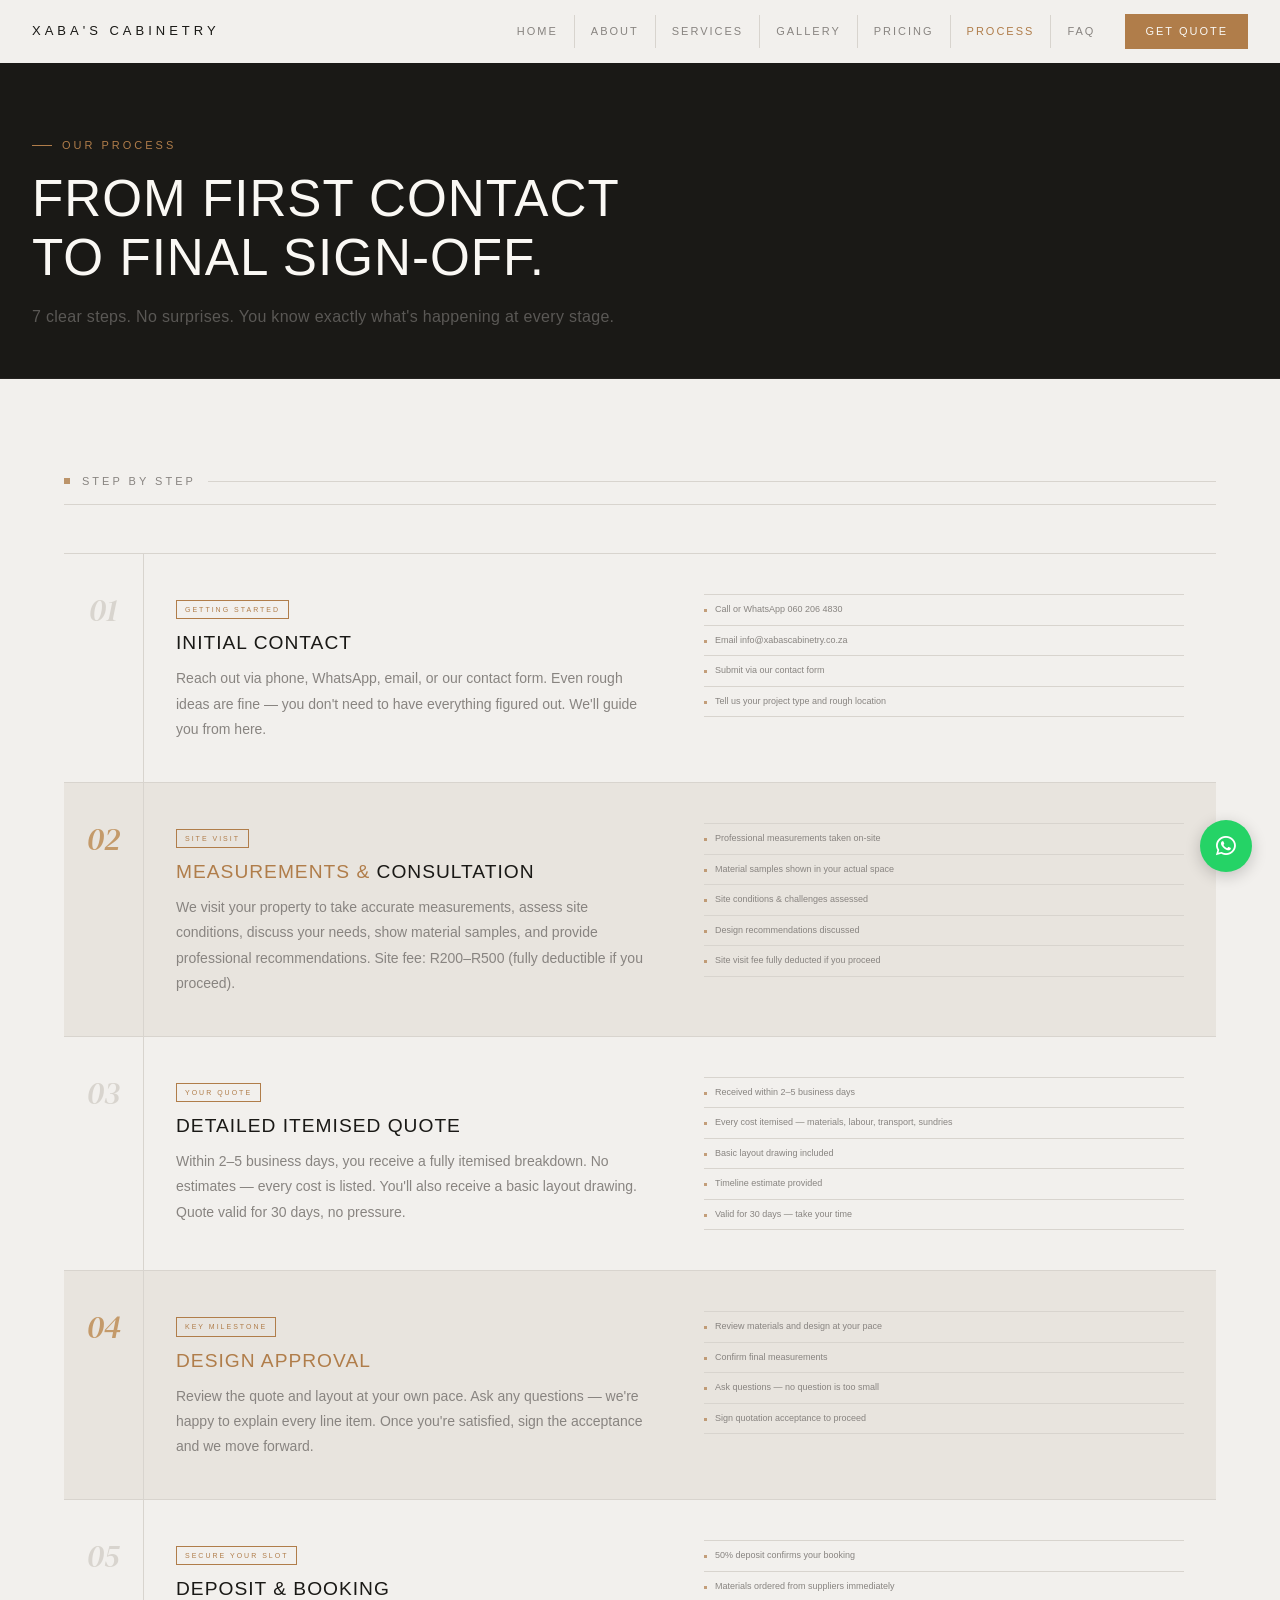
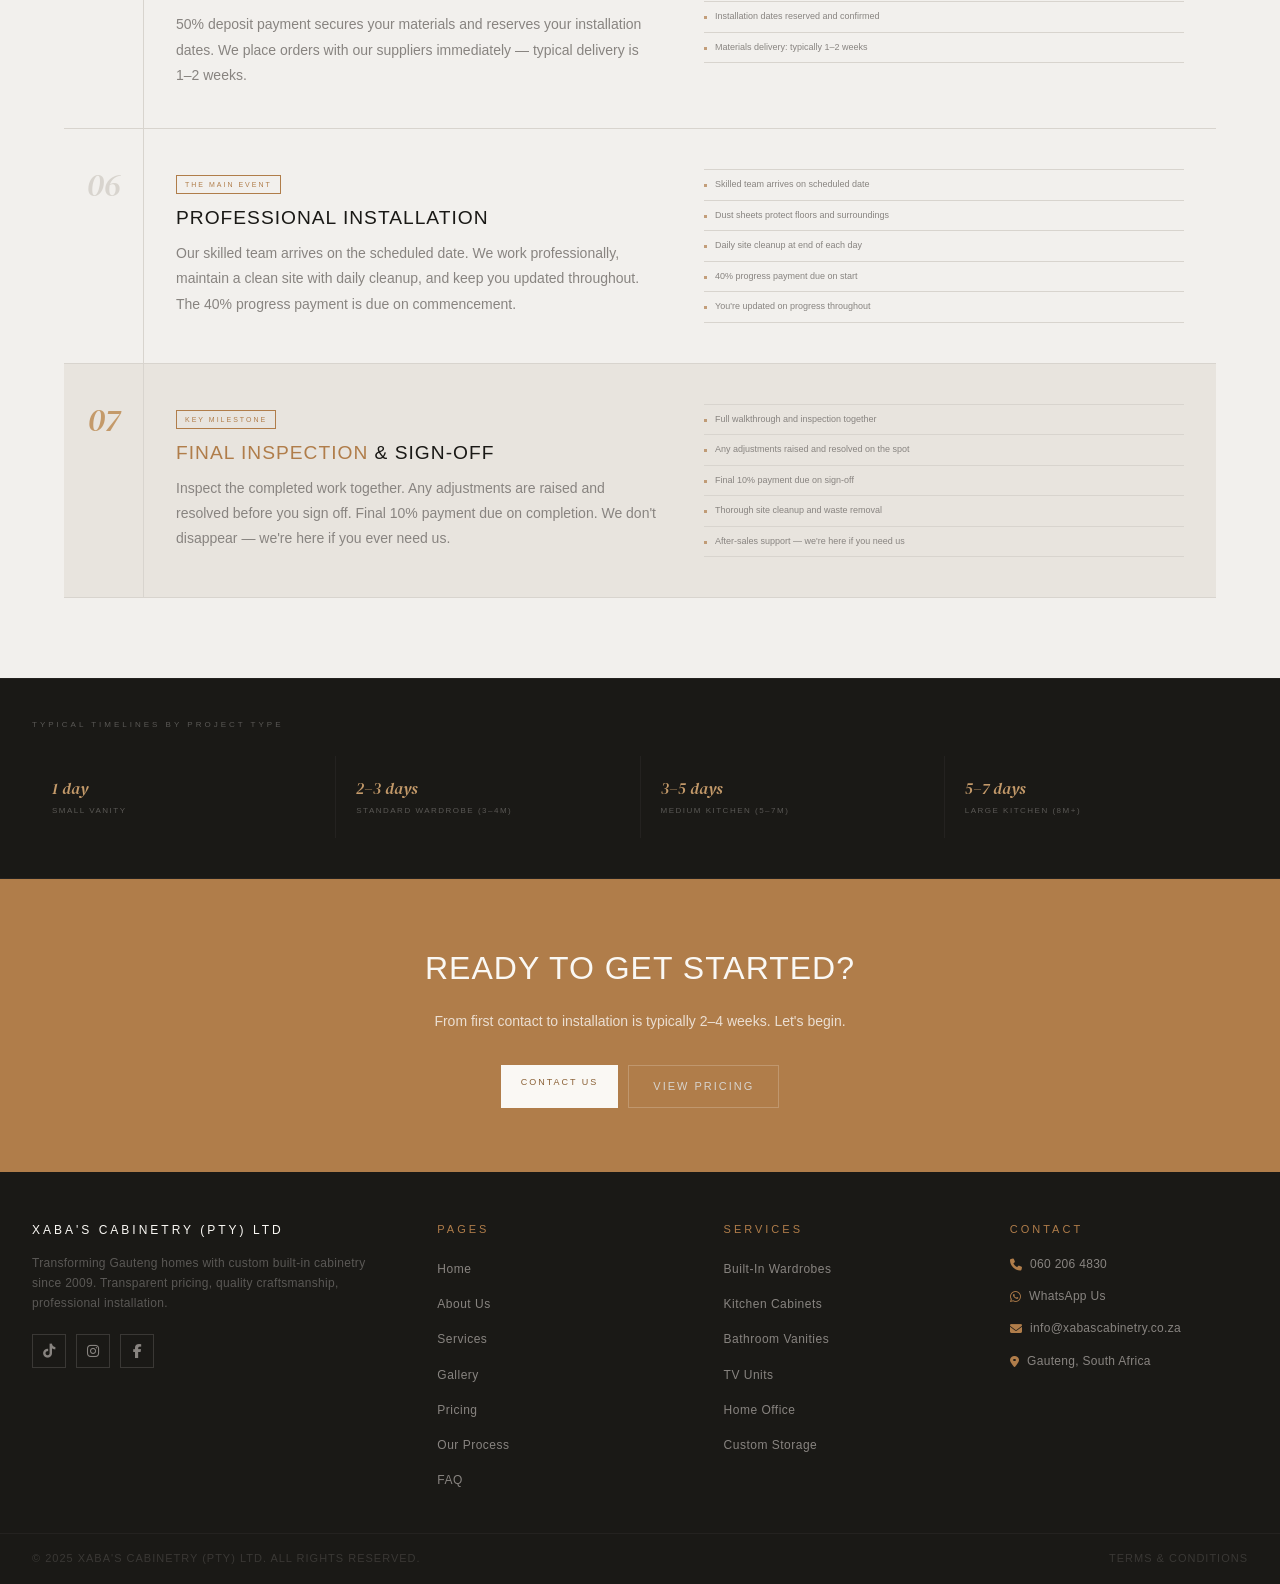
<file: process.html>
<!DOCTYPE html>
<html lang="en">
<head>
  <meta charset="UTF-8">
  <meta name="viewport" content="width=device-width, initial-scale=1.0">
  <title>Our Process | Xaba's Cabinetry (Pty) Ltd</title>
  <meta name="description" content="From first contact to final sign-off — our 7-step process for custom built-in cabinetry projects in Gauteng.">
  <link rel="stylesheet" href="style.css">
  <link rel="stylesheet" href="https://cdnjs.cloudflare.com/ajax/libs/font-awesome/6.5.0/css/all.min.css">
  <link rel="preconnect" href="https://fonts.googleapis.com">
  <link href="https://fonts.googleapis.com/css2?family=DM+Serif+Display:ital@0;1&display=swap" rel="stylesheet">
  <link rel="icon" type="image/png" href="/favicon/favicon-96x96.png" sizes="96x96" />
  <link rel="icon" type="image/svg+xml" href="/favicon/favicon.svg" />
  <link rel="shortcut icon" href="/favicon/favicon.ico" />
  <link rel="apple-touch-icon" sizes="180x180" href="/favicon/apple-touch-icon.png" />
  <meta name="apple-mobile-web-app-title" content="Xabas Cabinetry" />
  <link rel="manifest" href="/site.webmanifest" />
  <style>
    .process-section { padding: var(--section-pad); }

    .steps-container { margin-top: 3rem; }
    .step-row {
      display: grid;
      grid-template-columns: 80px 1fr;
      gap: 0;
      border-top: 0.5px solid var(--stone-dark);
    }
    .step-row:last-child { border-bottom: 0.5px solid var(--stone-dark); }
    .step-row.highlight { background: var(--stone-mid); }
    .step-num-col {
      padding: 2.5rem 1.5rem;
      border-right: 0.5px solid var(--stone-dark);
      display: flex;
      align-items: flex-start;
      justify-content: center;
    }
    .step-num-label {
      font-size: 2rem;
      color: var(--stone-dark);
      font-family: 'DM Serif Display', serif;
      font-style: italic;
      line-height: 1;
    }
    .step-row.highlight .step-num-label { color: var(--amber-light); }
    .step-content {
      display: grid;
      grid-template-columns: 1fr 1fr;
      gap: 3rem;
      padding: 2.5rem 2rem;
      align-items: start;
    }
    .step-main h3 {
      font-size: clamp(1rem, 1.5vw, 1.3rem);
      font-weight: 200;
      text-transform: uppercase;
      letter-spacing: 1px;
      line-height: 1.2;
      margin-bottom: 0.75rem;
    }
    .step-row.highlight .step-main h3 span { color: var(--amber); }
    .step-main p {
      font-size: 0.875rem;
      color: var(--ash);
      line-height: 1.8;
    }
    .step-details { }
    .step-detail-list { list-style: none; }
    .step-detail-item {
      display: flex;
      align-items: flex-start;
      gap: 8px;
      padding: 0.5rem 0;
      border-bottom: 0.5px solid var(--stone-dark);
      font-size: 9px;
      color: var(--ash);
      line-height: 1.5;
    }
    .step-detail-item:first-child { border-top: 0.5px solid var(--stone-dark); }
    .step-detail-item::before {
      content: '';
      width: 3px; height: 3px;
      background: var(--amber);
      flex-shrink: 0;
      margin-top: 6px;
      opacity: 0.7;
    }
    .step-tag {
      display: inline-block;
      font-size: 7px;
      letter-spacing: 2px;
      text-transform: uppercase;
      padding: 3px 8px;
      border: 0.5px solid var(--amber);
      color: var(--amber);
      margin-bottom: 0.75rem;
    }

    .timeline-bar {
      background: var(--ink);
      border-top: 0.5px solid var(--charcoal);
      border-bottom: 0.5px solid var(--charcoal);
      padding: 2.5rem 2rem;
    }
    .timeline-inner { max-width: var(--max-w); margin: 0 auto; }
    .timeline-label {
      font-size: 8px;
      letter-spacing: 3px;
      text-transform: uppercase;
      color: var(--mist);
      margin-bottom: 1.5rem;
    }
    .timeline-items {
      display: grid;
      grid-template-columns: repeat(4, 1fr);
      gap: 1px;
      background: var(--charcoal);
    }
    .timeline-item {
      background: var(--ink);
      padding: 1.25rem;
    }
    .tl-range {
      font-size: 1rem;
      color: var(--amber-light);
      font-family: 'DM Serif Display', serif;
      font-style: italic;
      margin-bottom: 0.25rem;
    }
    .tl-label {
      font-size: 8px;
      letter-spacing: 1.5px;
      text-transform: uppercase;
      color: var(--mist);
    }

    .process-cta {
      background: var(--amber);
      padding: 4rem 2rem;
      text-align: center;
    }
    .process-cta h2 {
      font-size: clamp(1.4rem, 2.5vw, 2rem);
      color: var(--white);
      font-weight: 200;
      text-transform: uppercase;
      letter-spacing: 1px;
      margin-bottom: 1rem;
    }
    .process-cta p { font-size: 0.875rem; color: rgba(255,255,255,0.75); margin-bottom: 2rem; }
    .btn-group { display: flex; gap: 10px; justify-content: center; flex-wrap: wrap; }
    .btn-white { background: var(--white); color: var(--amber-dark); font-size: 9px; letter-spacing: 2px; text-transform: uppercase; padding: 10px 20px; display: inline-block; }
    .btn-white:hover { background: var(--ink); color: var(--white); }

    @media (max-width: 900px) {
      .step-content { grid-template-columns: 1fr; gap: 1.5rem; }
      .step-row { grid-template-columns: 60px 1fr; }
      .timeline-items { grid-template-columns: 1fr 1fr; }
    }
    @media (max-width: 600px) {
      .step-row { grid-template-columns: 1fr; }
      .step-num-col { padding: 1.5rem 2rem; border-right: none; border-bottom: 0.5px solid var(--stone-dark); justify-content: flex-start; }
      .timeline-items { grid-template-columns: 1fr; }
    }
  </style>
</head>
<body>
<div id="nav-placeholder"></div>

<div class="page-hero">
  <div class="page-hero-inner">
    <div class="page-hero-eyebrow"><span>Our process</span></div>
    <h1>From first contact<br>to final sign-off.</h1>
    <p>7 clear steps. No surprises. You know exactly what's happening at every stage.</p>
  </div>
</div>

<section class="process-section">
  <div class="container">
    <div class="label section-label">Step by step</div>
    <div class="steps-container">

      <div class="step-row">
        <div class="step-num-col"><span class="step-num-label">01</span></div>
        <div class="step-content">
          <div class="step-main">
            <div class="step-tag">Getting started</div>
            <h3>Initial contact</h3>
            <p>Reach out via phone, WhatsApp, email, or our contact form. Even rough ideas are fine — you don't need to have everything figured out. We'll guide you from here.</p>
          </div>
          <ul class="step-detail-list">
            <li class="step-detail-item">Call or WhatsApp 060 206 4830</li>
            <li class="step-detail-item">Email info@xabascabinetry.co.za</li>
            <li class="step-detail-item">Submit via our contact form</li>
            <li class="step-detail-item">Tell us your project type and rough location</li>
          </ul>
        </div>
      </div>

      <div class="step-row highlight">
        <div class="step-num-col"><span class="step-num-label">02</span></div>
        <div class="step-content">
          <div class="step-main">
            <div class="step-tag">Site visit</div>
            <h3><span>Measurements &</span> consultation</h3>
            <p>We visit your property to take accurate measurements, assess site conditions, discuss your needs, show material samples, and provide professional recommendations. Site fee: R200–R500 (fully deductible if you proceed).</p>
          </div>
          <ul class="step-detail-list">
            <li class="step-detail-item">Professional measurements taken on-site</li>
            <li class="step-detail-item">Material samples shown in your actual space</li>
            <li class="step-detail-item">Site conditions & challenges assessed</li>
            <li class="step-detail-item">Design recommendations discussed</li>
            <li class="step-detail-item">Site visit fee fully deducted if you proceed</li>
          </ul>
        </div>
      </div>

      <div class="step-row">
        <div class="step-num-col"><span class="step-num-label">03</span></div>
        <div class="step-content">
          <div class="step-main">
            <div class="step-tag">Your quote</div>
            <h3>Detailed itemised quote</h3>
            <p>Within 2–5 business days, you receive a fully itemised breakdown. No estimates — every cost is listed. You'll also receive a basic layout drawing. Quote valid for 30 days, no pressure.</p>
          </div>
          <ul class="step-detail-list">
            <li class="step-detail-item">Received within 2–5 business days</li>
            <li class="step-detail-item">Every cost itemised — materials, labour, transport, sundries</li>
            <li class="step-detail-item">Basic layout drawing included</li>
            <li class="step-detail-item">Timeline estimate provided</li>
            <li class="step-detail-item">Valid for 30 days — take your time</li>
          </ul>
        </div>
      </div>

      <div class="step-row highlight">
        <div class="step-num-col"><span class="step-num-label">04</span></div>
        <div class="step-content">
          <div class="step-main">
            <div class="step-tag">Key milestone</div>
            <h3><span>Design approval</span></h3>
            <p>Review the quote and layout at your own pace. Ask any questions — we're happy to explain every line item. Once you're satisfied, sign the acceptance and we move forward.</p>
          </div>
          <ul class="step-detail-list">
            <li class="step-detail-item">Review materials and design at your pace</li>
            <li class="step-detail-item">Confirm final measurements</li>
            <li class="step-detail-item">Ask questions — no question is too small</li>
            <li class="step-detail-item">Sign quotation acceptance to proceed</li>
          </ul>
        </div>
      </div>

      <div class="step-row">
        <div class="step-num-col"><span class="step-num-label">05</span></div>
        <div class="step-content">
          <div class="step-main">
            <div class="step-tag">Secure your slot</div>
            <h3>Deposit & booking</h3>
            <p>50% deposit payment secures your materials and reserves your installation dates. We place orders with our suppliers immediately — typical delivery is 1–2 weeks.</p>
          </div>
          <ul class="step-detail-list">
            <li class="step-detail-item">50% deposit confirms your booking</li>
            <li class="step-detail-item">Materials ordered from suppliers immediately</li>
            <li class="step-detail-item">Installation dates reserved and confirmed</li>
            <li class="step-detail-item">Materials delivery: typically 1–2 weeks</li>
          </ul>
        </div>
      </div>

      <div class="step-row">
        <div class="step-num-col"><span class="step-num-label">06</span></div>
        <div class="step-content">
          <div class="step-main">
            <div class="step-tag">The main event</div>
            <h3>Professional installation</h3>
            <p>Our skilled team arrives on the scheduled date. We work professionally, maintain a clean site with daily cleanup, and keep you updated throughout. The 40% progress payment is due on commencement.</p>
          </div>
          <ul class="step-detail-list">
            <li class="step-detail-item">Skilled team arrives on scheduled date</li>
            <li class="step-detail-item">Dust sheets protect floors and surroundings</li>
            <li class="step-detail-item">Daily site cleanup at end of each day</li>
            <li class="step-detail-item">40% progress payment due on start</li>
            <li class="step-detail-item">You're updated on progress throughout</li>
          </ul>
        </div>
      </div>

      <div class="step-row highlight">
        <div class="step-num-col"><span class="step-num-label">07</span></div>
        <div class="step-content">
          <div class="step-main">
            <div class="step-tag">Key milestone</div>
            <h3><span>Final inspection</span> & sign-off</h3>
            <p>Inspect the completed work together. Any adjustments are raised and resolved before you sign off. Final 10% payment due on completion. We don't disappear — we're here if you ever need us.</p>
          </div>
          <ul class="step-detail-list">
            <li class="step-detail-item">Full walkthrough and inspection together</li>
            <li class="step-detail-item">Any adjustments raised and resolved on the spot</li>
            <li class="step-detail-item">Final 10% payment due on sign-off</li>
            <li class="step-detail-item">Thorough site cleanup and waste removal</li>
            <li class="step-detail-item">After-sales support — we're here if you need us</li>
          </ul>
        </div>
      </div>

    </div>
  </div>
</section>

<div class="timeline-bar">
  <div class="timeline-inner">
    <div class="timeline-label">Typical timelines by project type</div>
    <div class="timeline-items">
      <div class="timeline-item">
        <div class="tl-range">1 day</div>
        <div class="tl-label">Small vanity</div>
      </div>
      <div class="timeline-item">
        <div class="tl-range">2–3 days</div>
        <div class="tl-label">Standard wardrobe (3–4m)</div>
      </div>
      <div class="timeline-item">
        <div class="tl-range">3–5 days</div>
        <div class="tl-label">Medium kitchen (5–7m)</div>
      </div>
      <div class="timeline-item">
        <div class="tl-range">5–7 days</div>
        <div class="tl-label">Large kitchen (8m+)</div>
      </div>
    </div>
  </div>
</div>

<div class="process-cta">
  <h2>Ready to get started?</h2>
  <p>From first contact to installation is typically 2–4 weeks. Let's begin.</p>
  <div class="btn-group">
    <a href="contact.html" class="btn btn-white">Contact Us</a>
    <a href="pricing.html" class="btn btn-outline-light">View Pricing</a>
  </div>
</div>

<div id="footer-placeholder"></div>
<script src="components.js"></script>
</body>
</html>
</file>
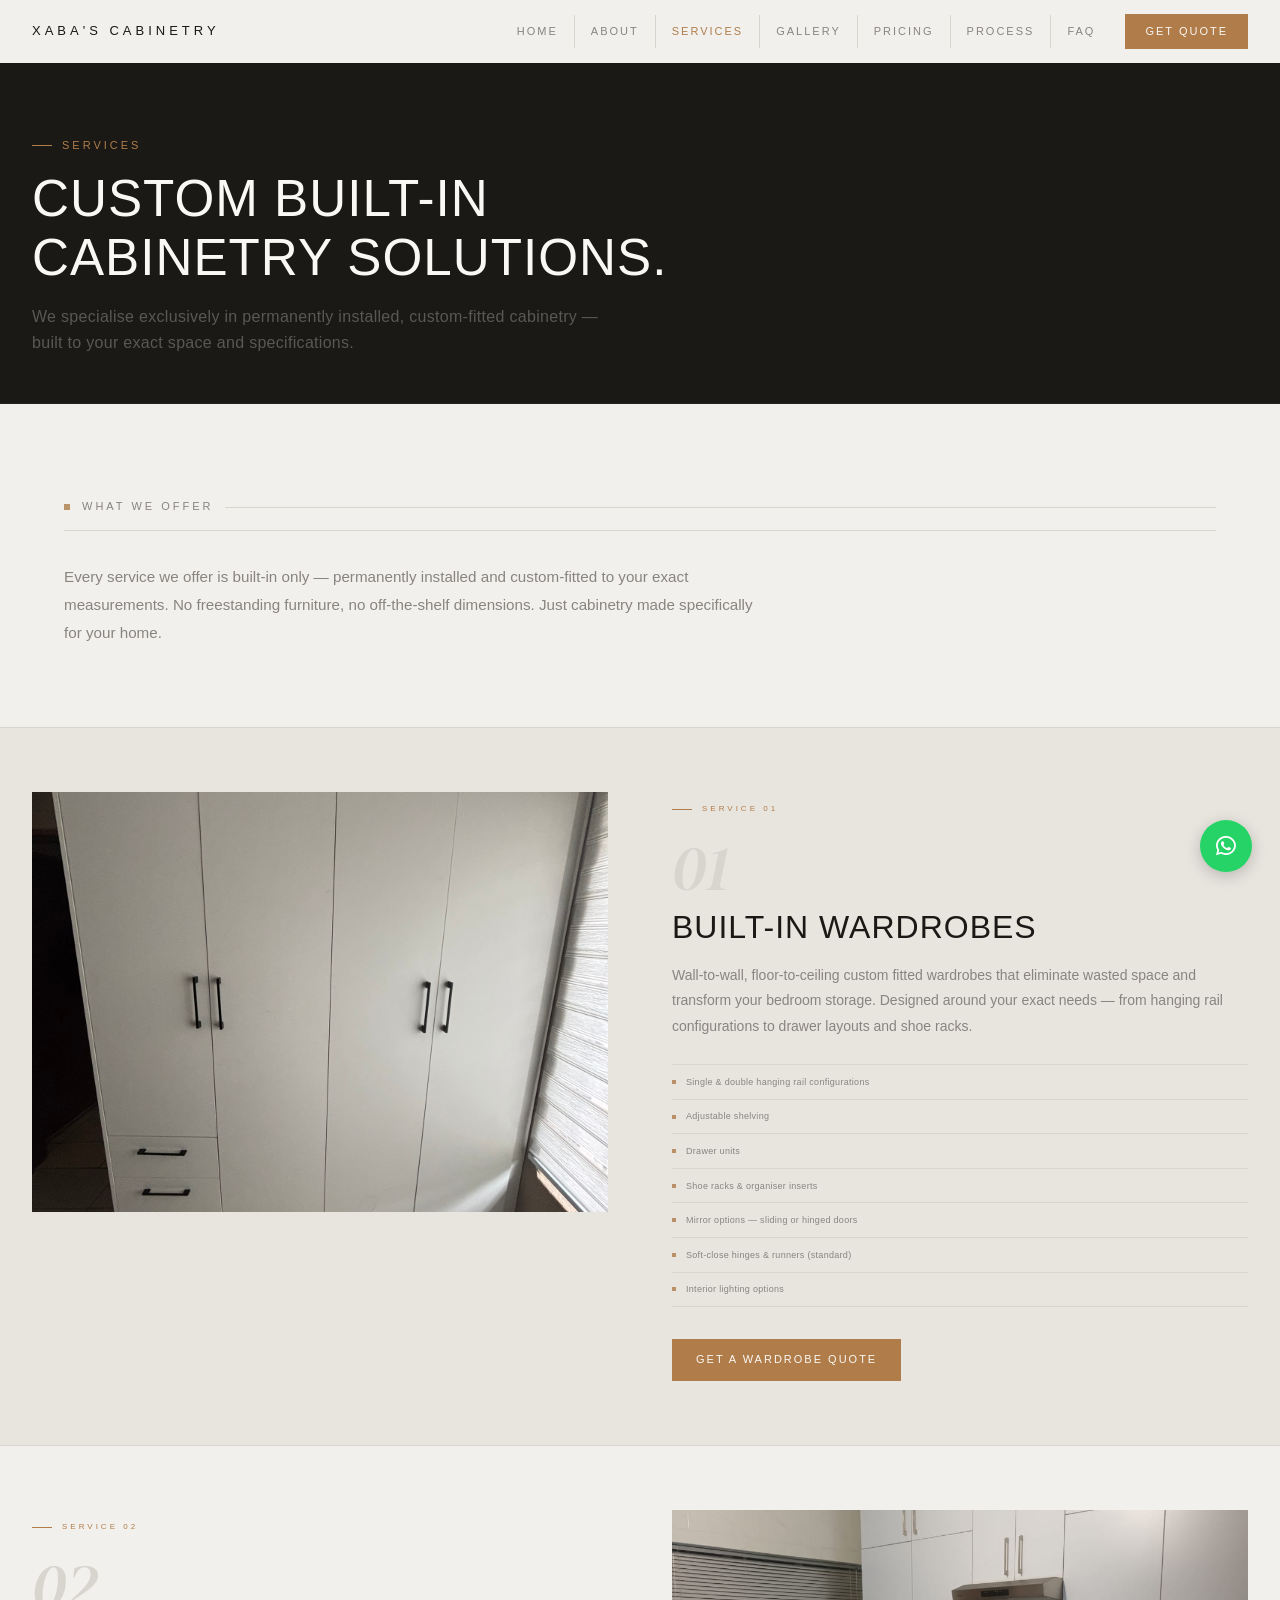
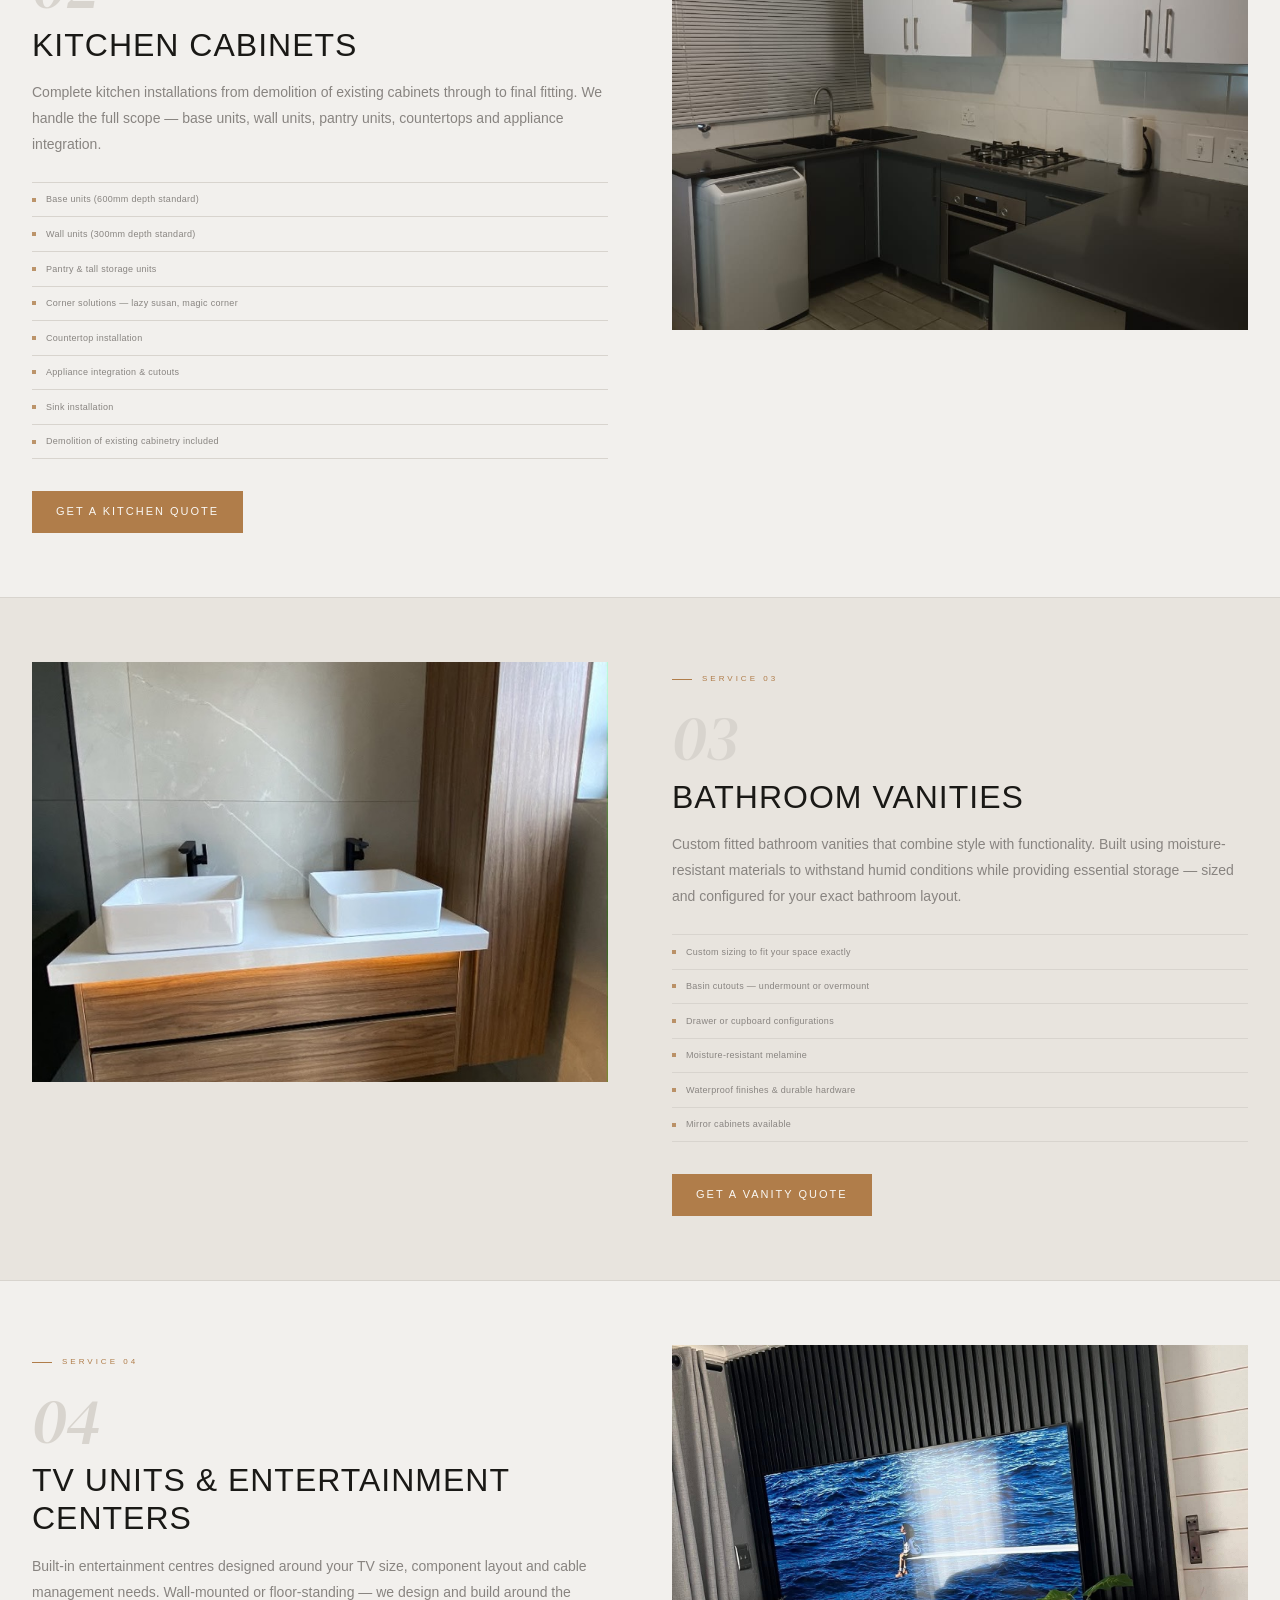
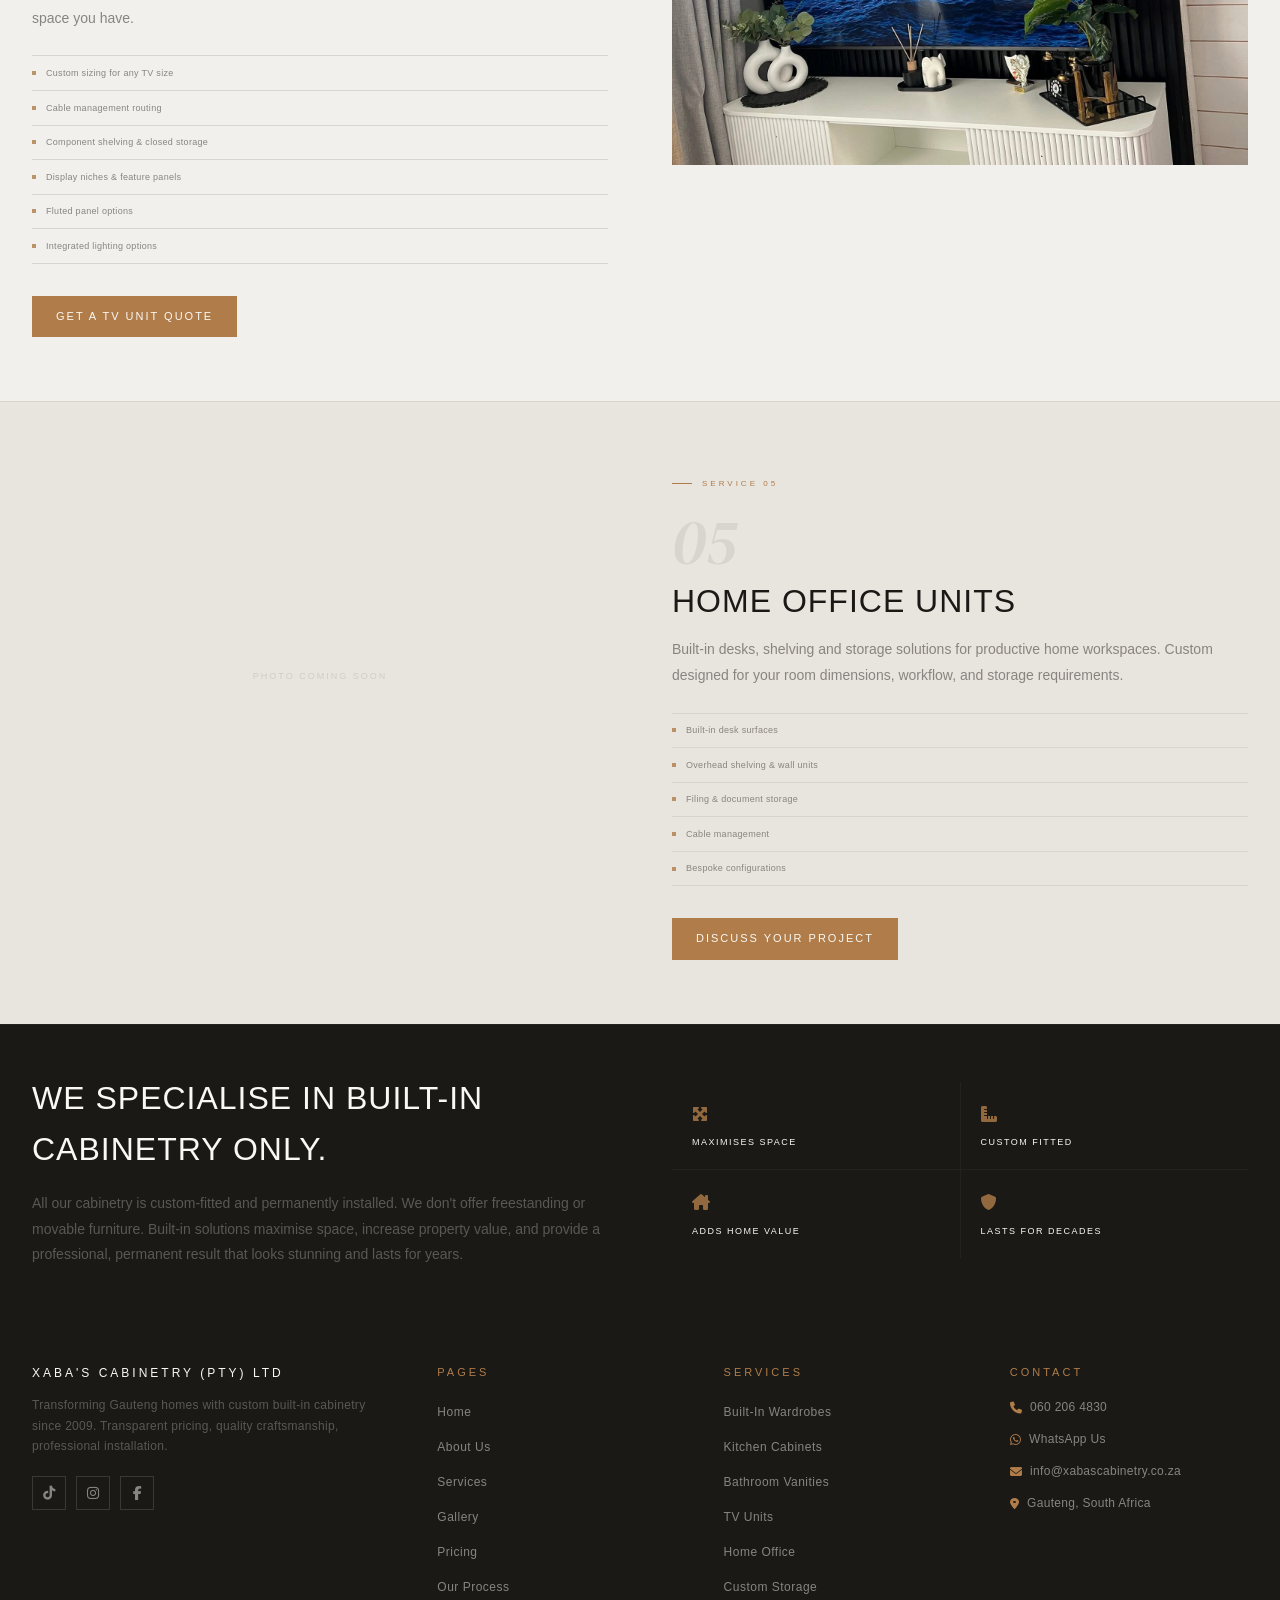
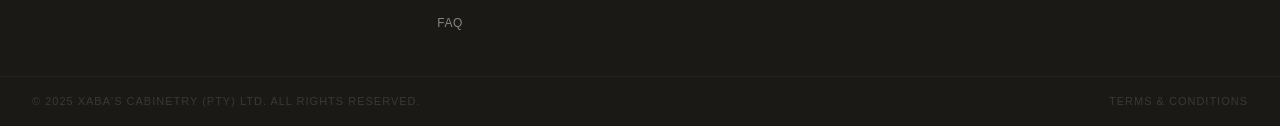
<file: services.html>
<!DOCTYPE html>
<html lang="en">
<head>
  <meta charset="UTF-8">
  <meta name="viewport" content="width=device-width, initial-scale=1.0">
  <title>Services | Xaba's Cabinetry (Pty) Ltd</title>
  <meta name="description" content="Custom built-in wardrobes, kitchen cabinets, bathroom vanities, TV units and more. Professional cabinetry installation across Gauteng.">
  <link rel="stylesheet" href="style.css">
  <link rel="stylesheet" href="https://cdnjs.cloudflare.com/ajax/libs/font-awesome/6.5.0/css/all.min.css">
  <link rel="preconnect" href="https://fonts.googleapis.com">
  <link href="https://fonts.googleapis.com/css2?family=DM+Serif+Display:ital@0;1&display=swap" rel="stylesheet">
  <link rel="icon" type="image/png" href="/favicon/favicon-96x96.png" sizes="96x96" />
  <link rel="icon" type="image/svg+xml" href="/favicon/favicon.svg" />
  <link rel="shortcut icon" href="/favicon/favicon.ico" />
  <link rel="apple-touch-icon" sizes="180x180" href="/favicon/apple-touch-icon.png" />
  <meta name="apple-mobile-web-app-title" content="Xabas Cabinetry" />
  <link rel="manifest" href="/site.webmanifest" />
  <style>
    .services-intro { padding: var(--section-pad); }
    .services-intro p {
      max-width: 700px;
      font-size: 0.95rem;
      color: var(--ash);
      line-height: 1.85;
      margin-top: 2rem;
    }

    .service-block {
      padding: 4rem 2rem;
      border-top: 0.5px solid var(--stone-dark);
    }
    .service-block:nth-child(even) { background: var(--stone-mid); }
    .service-block-inner {
      max-width: var(--max-w);
      margin: 0 auto;
      display: grid;
      grid-template-columns: 1fr 1fr;
      gap: 4rem;
      align-items: start;
    }
    .service-block-inner.reverse { direction: rtl; }
    .service-block-inner.reverse > * { direction: ltr; }
    .service-block-img {
      height: 420px;
      background: var(--stone-dark);
      overflow: hidden;
    }
    .service-block-img img { height: 100%; }
    .service-block-content {}
    .sb-eyebrow {
      display: inline-flex;
      align-items: center;
      gap: 10px;
      margin-bottom: 1.25rem;
    }
    .sb-eyebrow::before { content: ''; display: block; width: 20px; height: 1px; background: var(--amber); }
    .sb-eyebrow span {
      font-size: 8px; letter-spacing: 3px;
      text-transform: uppercase; color: var(--amber);
    }
    .sb-num {
      font-size: 4rem;
      color: var(--stone-dark);
      font-family: 'DM Serif Display', serif;
      font-style: italic;
      line-height: 1;
      margin-bottom: 0.5rem;
    }
    .sb-title {
      font-size: clamp(1.4rem, 2.5vw, 2rem);
      font-weight: 200;
      text-transform: uppercase;
      letter-spacing: 1px;
      line-height: 1.2;
      margin-bottom: 1rem;
    }
    .sb-desc {
      font-size: 0.875rem;
      color: var(--ash);
      line-height: 1.85;
      margin-bottom: 1.5rem;
    }
    .sb-features { list-style: none; margin-bottom: 2rem; }
    .sb-feature {
      display: flex;
      align-items: center;
      gap: 10px;
      padding: 0.6rem 0;
      border-bottom: 0.5px solid var(--stone-dark);
      font-size: 9px;
      color: var(--ash);
      letter-spacing: 0.3px;
    }
    .sb-feature:first-child { border-top: 0.5px solid var(--stone-dark); }
    .sb-feature::before {
      content: '';
      width: 4px; height: 4px;
      background: var(--amber);
      flex-shrink: 0;
      opacity: 0.8;
    }

    .builtin-only {
      background: var(--ink);
      padding: 3rem 2rem;
      border-top: 0.5px solid var(--charcoal);
    }
    .builtin-only-inner {
      max-width: var(--max-w);
      margin: 0 auto;
      display: grid;
      grid-template-columns: 1fr 1fr;
      gap: 4rem;
      align-items: center;
    }
    .builtin-only h2 {
      font-size: clamp(1.4rem, 2.5vw, 2rem);
      color: var(--white);
      font-weight: 200;
      text-transform: uppercase;
      letter-spacing: 1px;
      margin-bottom: 1rem;
    }
    .builtin-only p { font-size: 0.875rem; color: var(--mist); line-height: 1.8; }
    .builtin-right {
      display: grid;
      grid-template-columns: 1fr 1fr;
      gap: 1px;
      background: var(--charcoal);
    }
    .br-item {
      background: var(--ink);
      padding: 1.25rem;
    }
    .br-icon { color: var(--amber); font-size: 1rem; margin-bottom: 0.5rem; opacity: 0.8; }
    .br-name { font-size: 9px; letter-spacing: 1.5px; text-transform: uppercase; color: var(--white); font-weight: 300; }

    @media (max-width: 900px) {
      .service-block-inner,
      .service-block-inner.reverse { grid-template-columns: 1fr; direction: ltr; }
      .service-block-img { height: 260px; }
      .builtin-only-inner { grid-template-columns: 1fr; gap: 2rem; }
    }
  </style>
</head>
<body>
<div id="nav-placeholder"></div>

<div class="page-hero">
  <div class="page-hero-inner">
    <div class="page-hero-eyebrow"><span>Services</span></div>
    <h1>Custom built-in<br>cabinetry solutions.</h1>
    <p>We specialise exclusively in permanently installed, custom-fitted cabinetry — built to your exact space and specifications.</p>
  </div>
</div>

<section class="services-intro">
  <div class="container">
    <div class="label section-label">What we offer</div>
    <p>Every service we offer is built-in only — permanently installed and custom-fitted to your exact measurements. No freestanding furniture, no off-the-shelf dimensions. Just cabinetry made specifically for your home.</p>
  </div>
</section>

<!-- WARDROBES -->
<div id="wardrobes" class="service-block">
  <div class="service-block-inner">
    <div class="service-block-img">
      <img src="images/built-in-wardrobe (2).JPEG" alt="Built-in wardrobe">
    </div>
    <div class="service-block-content">
      <div class="sb-eyebrow"><span>Service 01</span></div>
      <div class="sb-num">01</div>
      <h2 class="sb-title">Built-In Wardrobes</h2>
      <p class="sb-desc">Wall-to-wall, floor-to-ceiling custom fitted wardrobes that eliminate wasted space and transform your bedroom storage. Designed around your exact needs — from hanging rail configurations to drawer layouts and shoe racks.</p>
      <ul class="sb-features">
        <li class="sb-feature">Single & double hanging rail configurations</li>
        <li class="sb-feature">Adjustable shelving</li>
        <li class="sb-feature">Drawer units</li>
        <li class="sb-feature">Shoe racks & organiser inserts</li>
        <li class="sb-feature">Mirror options — sliding or hinged doors</li>
        <li class="sb-feature">Soft-close hinges & runners (standard)</li>
        <li class="sb-feature">Interior lighting options</li>
      </ul>
      <a href="contact.html" class="btn btn-amber">Get a Wardrobe Quote</a>
    </div>
  </div>
</div>

<!-- KITCHENS -->
<div id="kitchens" class="service-block">
  <div class="service-block-inner reverse">
    <div class="service-block-img">
      <img src="images/custom-builtin-kitchen.jpg" alt="Custom kitchen cabinets">
    </div>
    <div class="service-block-content">
      <div class="sb-eyebrow"><span>Service 02</span></div>
      <div class="sb-num">02</div>
      <h2 class="sb-title">Kitchen Cabinets</h2>
      <p class="sb-desc">Complete kitchen installations from demolition of existing cabinets through to final fitting. We handle the full scope — base units, wall units, pantry units, countertops and appliance integration.</p>
      <ul class="sb-features">
        <li class="sb-feature">Base units (600mm depth standard)</li>
        <li class="sb-feature">Wall units (300mm depth standard)</li>
        <li class="sb-feature">Pantry & tall storage units</li>
        <li class="sb-feature">Corner solutions — lazy susan, magic corner</li>
        <li class="sb-feature">Countertop installation</li>
        <li class="sb-feature">Appliance integration & cutouts</li>
        <li class="sb-feature">Sink installation</li>
        <li class="sb-feature">Demolition of existing cabinetry included</li>
      </ul>
      <a href="contact.html" class="btn btn-amber">Get a Kitchen Quote</a>
    </div>
  </div>
</div>

<!-- VANITIES -->
<div id="vanities" class="service-block">
  <div class="service-block-inner">
    <div class="service-block-img" style="background: var(--stone-mid);">
      <img
        src="images/bathroom-vanity.jpg"
        alt="Custom fitted bathroom vanity"
        loading="lazy"
        style="display: block; width: 100%; height: 100%; object-fit: cover;"
      >
    </div>

    <div class="service-block-content">
      <div class="sb-eyebrow"><span>Service 03</span></div>
      <div class="sb-num">03</div>
      <h2 class="sb-title">Bathroom Vanities</h2>
      <p class="sb-desc">
        Custom fitted bathroom vanities that combine style with functionality.
        Built using moisture-resistant materials to withstand humid conditions
        while providing essential storage — sized and configured for your exact
        bathroom layout.
      </p>
      <ul class="sb-features">
        <li class="sb-feature">Custom sizing to fit your space exactly</li>
        <li class="sb-feature">Basin cutouts — undermount or overmount</li>
        <li class="sb-feature">Drawer or cupboard configurations</li>
        <li class="sb-feature">Moisture-resistant melamine</li>
        <li class="sb-feature">Waterproof finishes &amp; durable hardware</li>
        <li class="sb-feature">Mirror cabinets available</li>
      </ul>
      <a href="contact.html" class="btn btn-amber">Get a Vanity Quote</a>
    </div>
  </div>
</div>
  
<!-- TV UNITS -->
<div id="tv-units" class="service-block">
  <div class="service-block-inner reverse">
    <div class="service-block-img">
      <img src="images/custom-tv-stand.JPG" alt="Built-in TV unit">
    </div>
    <div class="service-block-content">
      <div class="sb-eyebrow"><span>Service 04</span></div>
      <div class="sb-num">04</div>
      <h2 class="sb-title">TV Units & Entertainment Centers</h2>
      <p class="sb-desc">Built-in entertainment centres designed around your TV size, component layout and cable management needs. Wall-mounted or floor-standing — we design and build around the space you have.</p>
      <ul class="sb-features">
        <li class="sb-feature">Custom sizing for any TV size</li>
        <li class="sb-feature">Cable management routing</li>
        <li class="sb-feature">Component shelving & closed storage</li>
        <li class="sb-feature">Display niches & feature panels</li>
        <li class="sb-feature">Fluted panel options</li>
        <li class="sb-feature">Integrated lighting options</li>
      </ul>
      <a href="contact.html" class="btn btn-amber">Get a TV Unit Quote</a>
    </div>
  </div>
</div>

<!-- OTHER SERVICES -->
<div id="office" class="service-block">
  <div class="service-block-inner">
    <div class="service-block-img" style="background: var(--stone-mid); display:flex; align-items:center; justify-content:center;">
      <span style="font-size:9px;letter-spacing:2px;text-transform:uppercase;color:var(--concrete);">Photo coming soon</span>
    </div>
    <div class="service-block-content">
      <div class="sb-eyebrow"><span>Service 05</span></div>
      <div class="sb-num">05</div>
      <h2 class="sb-title">Home Office Units</h2>
      <p class="sb-desc">Built-in desks, shelving and storage solutions for productive home workspaces. Custom designed for your room dimensions, workflow, and storage requirements.</p>
      <ul class="sb-features">
        <li class="sb-feature">Built-in desk surfaces</li>
        <li class="sb-feature">Overhead shelving & wall units</li>
        <li class="sb-feature">Filing & document storage</li>
        <li class="sb-feature">Cable management</li>
        <li class="sb-feature">Bespoke configurations</li>
      </ul>
      <a href="contact.html" class="btn btn-amber">Discuss Your Project</a>
    </div>
  </div>
</div>

<!--<div id="storage" class="service-block">
  <div class="service-block-inner reverse">
    <div class="service-block-img" style="background: var(--stone-mid); display:flex; align-items:center; justify-content:center;">
      <span style="font-size:9px;letter-spacing:2px;text-transform:uppercase;color:var(--concrete);">Photo coming soon</span>
    </div>
    <div class="service-block-content">
      <div class="sb-eyebrow"><span>Service 06</span></div>
      <div class="sb-num">06</div>
      <h2 class="sb-title">Custom Storage & Demolition</h2>
      <p class="sb-desc">Unique built-in storage for any room — laundry rooms, garages, linen cupboards. We also offer professional demolition of existing cabinetry, priced per linear metre.</p>
      <ul class="sb-features">
        <li class="sb-feature">Laundry room cabinetry</li>
        <li class="sb-feature">Linen cupboards</li>
        <li class="sb-feature">Custom storage configurations</li>
        <li class="sb-feature">Demolition of old cabinets & tiles — per metre pricing</li>
      </ul>
      <a href="contact.html" class="btn btn-amber">Discuss Your Project</a>
    </div>
  </div>
</div>

<!-- BUILT-IN ONLY NOTE -->
<div class="builtin-only">
  <div class="builtin-only-inner">
    <div>
      <h2>We specialise in built-in cabinetry only.</h2>
      <p>All our cabinetry is custom-fitted and permanently installed. We don't offer freestanding or movable furniture. Built-in solutions maximise space, increase property value, and provide a professional, permanent result that looks stunning and lasts for years.</p>
    </div>
    <div class="builtin-right">
      <div class="br-item"><div class="br-icon"><i class="fa-solid fa-maximize"></i></div><div class="br-name">Maximises space</div></div>
      <div class="br-item"><div class="br-icon"><i class="fa-solid fa-ruler-combined"></i></div><div class="br-name">Custom fitted</div></div>
      <div class="br-item"><div class="br-icon"><i class="fa-solid fa-house-chimney"></i></div><div class="br-name">Adds home value</div></div>
      <div class="br-item"><div class="br-icon"><i class="fa-solid fa-shield"></i></div><div class="br-name">Lasts for decades</div></div>
    </div>
  </div>
</div>

<div id="footer-placeholder"></div>
<script src="components.js"></script>
</body>
</html>
</file>
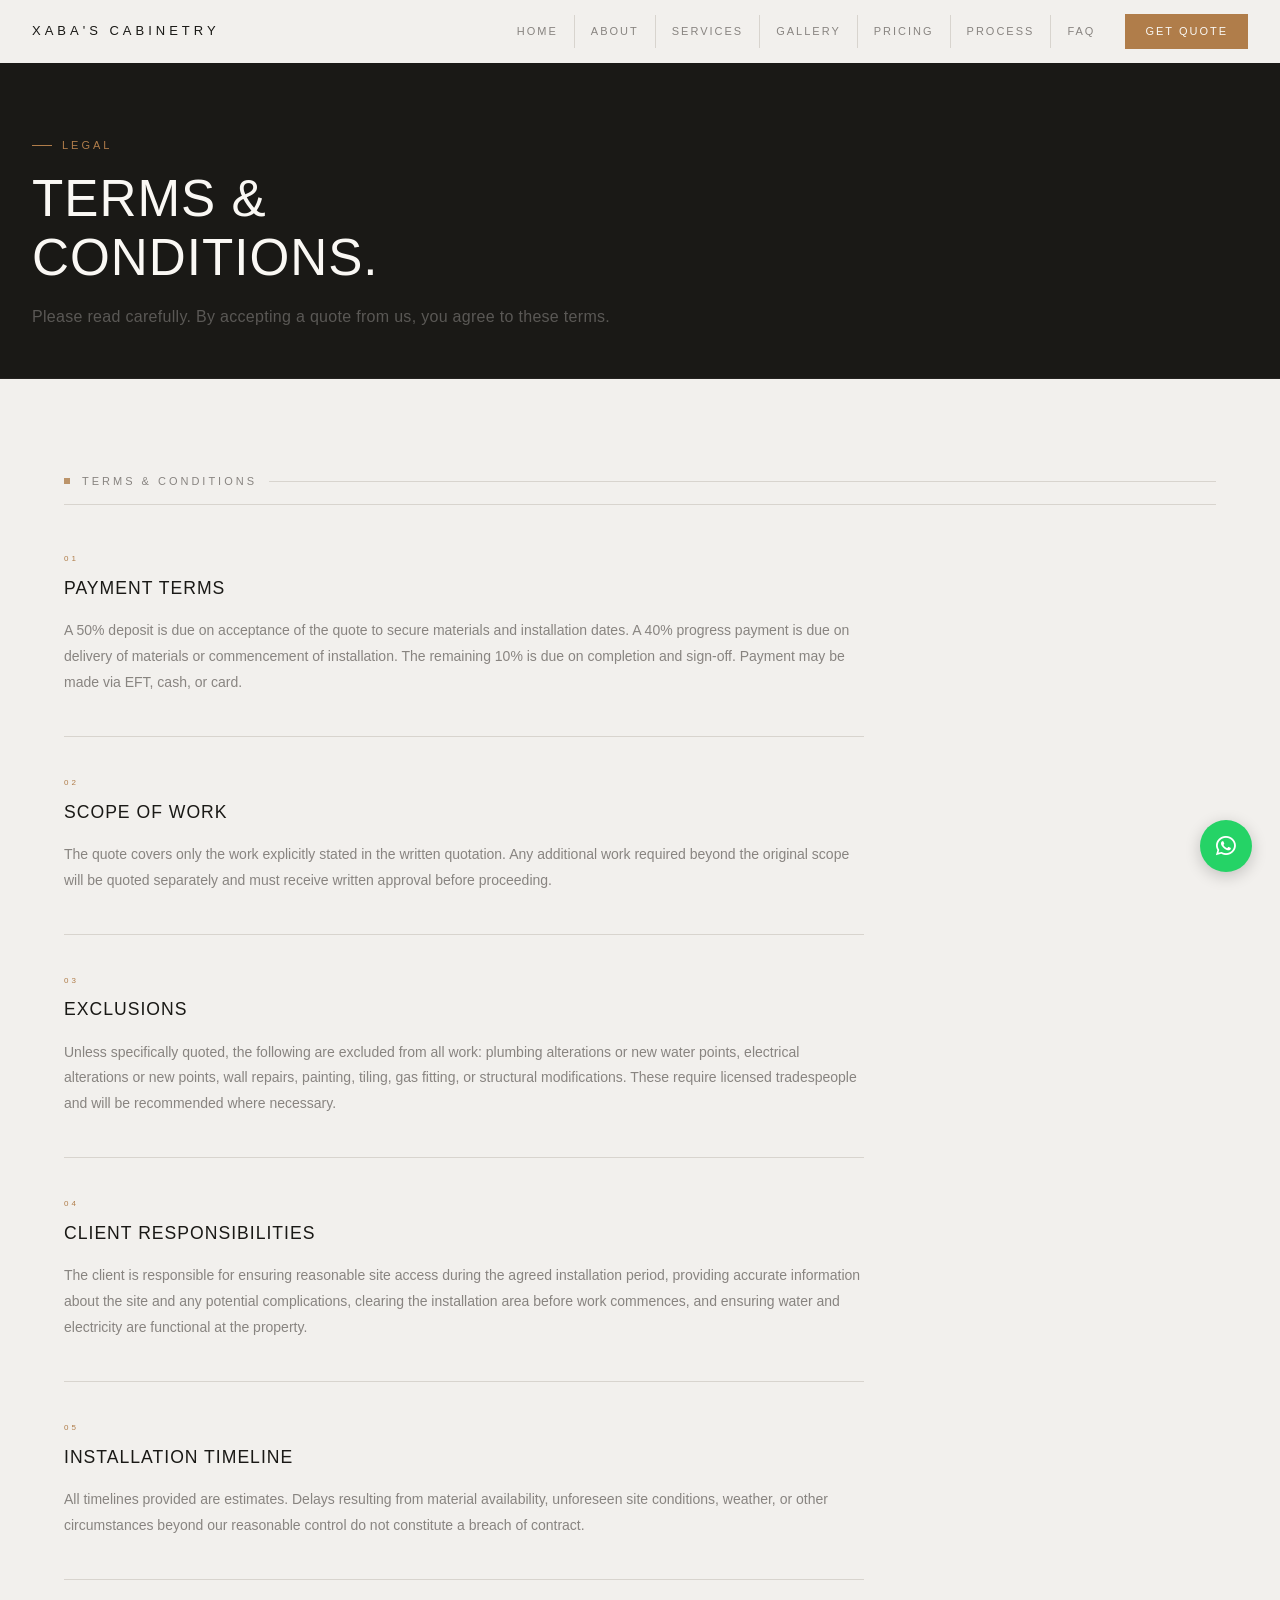
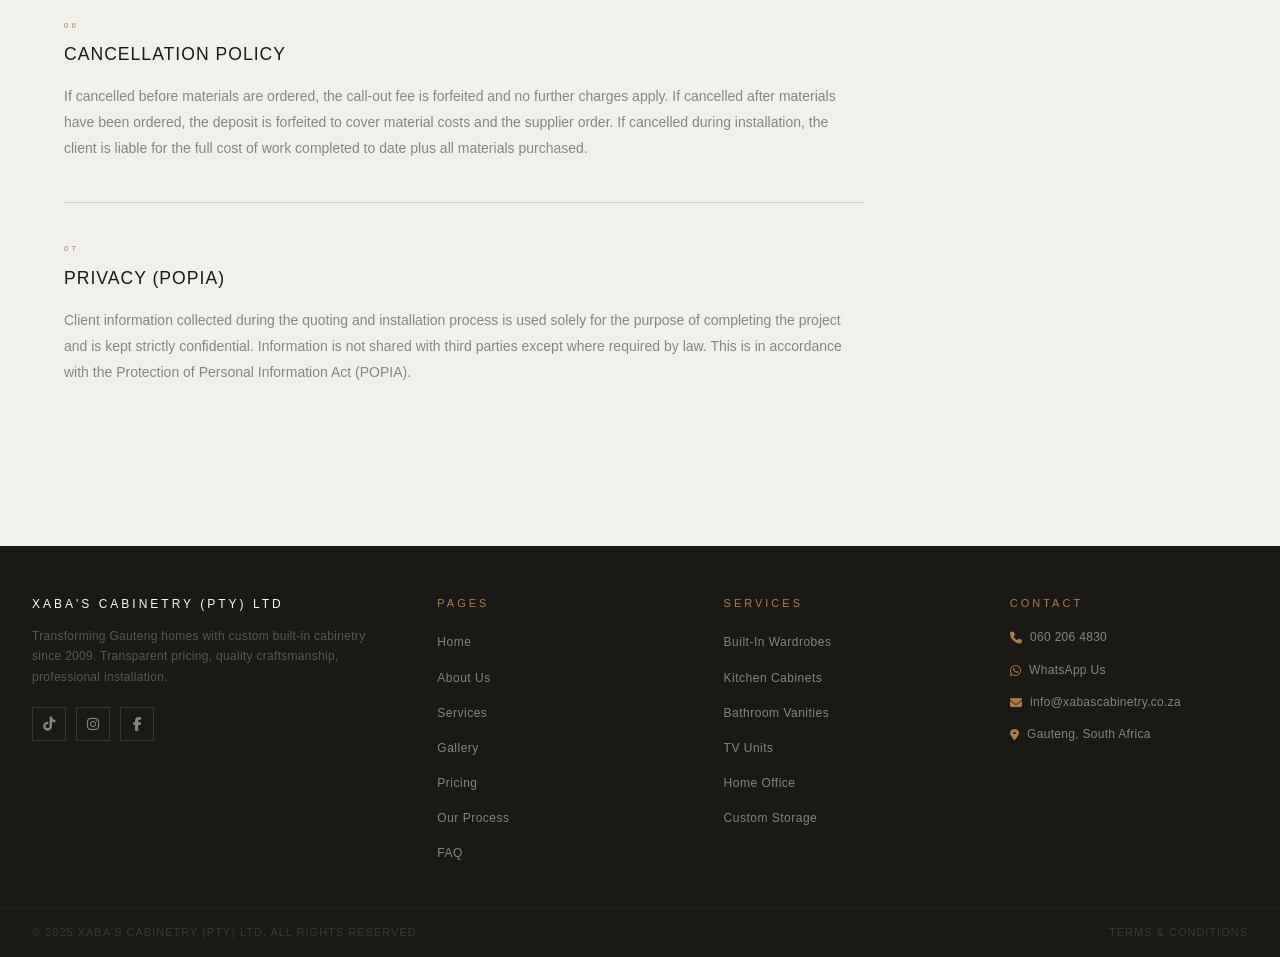
<file: terms.html>
<!DOCTYPE html>
<html lang="en">
<head>
  <meta charset="UTF-8">
  <meta name="viewport" content="width=device-width, initial-scale=1.0">
  <title>Terms & Conditions | Xaba's Cabinetry (Pty) Ltd</title>
  <link rel="stylesheet" href="style.css">
  <link rel="stylesheet" href="https://cdnjs.cloudflare.com/ajax/libs/font-awesome/6.5.0/css/all.min.css">
  <link rel="preconnect" href="https://fonts.googleapis.com">
  <link href="https://fonts.googleapis.com/css2?family=DM+Serif+Display:ital@0;1&display=swap" rel="stylesheet">
  <link rel="icon" type="image/png" href="/favicon/favicon-96x96.png" sizes="96x96" />
  <link rel="icon" type="image/svg+xml" href="/favicon/favicon.svg" />
  <link rel="shortcut icon" href="/favicon/favicon.ico" />
  <link rel="apple-touch-icon" sizes="180x180" href="/favicon/apple-touch-icon.png" />
  <meta name="apple-mobile-web-app-title" content="Xabas Cabinetry" />
  <link rel="manifest" href="/site.webmanifest" />
  <style>
    .terms-section { padding: var(--section-pad); }
    .terms-content { max-width: 800px; }
    .terms-block { margin-bottom: 2.5rem; padding-bottom: 2.5rem; border-bottom: 0.5px solid var(--stone-dark); }
    .terms-block:last-child { border-bottom: none; }
    .terms-num {
      font-size: 8px; letter-spacing: 3px; text-transform: uppercase;
      color: var(--amber); margin-bottom: 0.5rem;
    }
    .terms-block h2 {
      font-size: 1.1rem; font-weight: 300; text-transform: uppercase;
      letter-spacing: 1px; margin-bottom: 1rem; color: var(--ink);
    }
    .terms-block p {
      font-size: 0.875rem; color: var(--ash); line-height: 1.85;
      margin-bottom: 0.75rem;
    }
    .terms-block p:last-child { margin-bottom: 0; }
  </style>
</head>
<body>
<div id="nav-placeholder"></div>
<div class="page-hero">
  <div class="page-hero-inner">
    <div class="page-hero-eyebrow"><span>Legal</span></div>
    <h1>Terms &<br>conditions.</h1>
    <p>Please read carefully. By accepting a quote from us, you agree to these terms.</p>
  </div>
</div>
<section class="terms-section">
  <div class="container">
    <div class="label section-label">Terms & conditions</div>
    <div class="terms-content" style="margin-top:3rem;">
      <div class="terms-block">
        <div class="terms-num">01</div>
        <h2>Payment terms</h2>
        <p>A 50% deposit is due on acceptance of the quote to secure materials and installation dates. A 40% progress payment is due on delivery of materials or commencement of installation. The remaining 10% is due on completion and sign-off. Payment may be made via EFT, cash, or card.</p>
      </div>
      <div class="terms-block">
        <div class="terms-num">02</div>
        <h2>Scope of work</h2>
        <p>The quote covers only the work explicitly stated in the written quotation. Any additional work required beyond the original scope will be quoted separately and must receive written approval before proceeding.</p>
      </div>
      <div class="terms-block">
        <div class="terms-num">03</div>
        <h2>Exclusions</h2>
        <p>Unless specifically quoted, the following are excluded from all work: plumbing alterations or new water points, electrical alterations or new points, wall repairs, painting, tiling, gas fitting, or structural modifications. These require licensed tradespeople and will be recommended where necessary.</p>
      </div>
      <div class="terms-block">
        <div class="terms-num">04</div>
        <h2>Client responsibilities</h2>
        <p>The client is responsible for ensuring reasonable site access during the agreed installation period, providing accurate information about the site and any potential complications, clearing the installation area before work commences, and ensuring water and electricity are functional at the property.</p>
      </div>
      <div class="terms-block">
        <div class="terms-num">05</div>
        <h2>Installation timeline</h2>
        <p>All timelines provided are estimates. Delays resulting from material availability, unforeseen site conditions, weather, or other circumstances beyond our reasonable control do not constitute a breach of contract.</p>
      </div>
      <div class="terms-block">
        <div class="terms-num">06</div>
        <h2>Cancellation policy</h2>
        <p>If cancelled before materials are ordered, the call-out fee is forfeited and no further charges apply. If cancelled after materials have been ordered, the deposit is forfeited to cover material costs and the supplier order. If cancelled during installation, the client is liable for the full cost of work completed to date plus all materials purchased.</p>
      </div>
      <div class="terms-block">
        <div class="terms-num">07</div>
        <h2>Privacy (POPIA)</h2>
        <p>Client information collected during the quoting and installation process is used solely for the purpose of completing the project and is kept strictly confidential. Information is not shared with third parties except where required by law. This is in accordance with the Protection of Personal Information Act (POPIA).</p>
      </div>
    </div>
  </div>
</section>
<div id="footer-placeholder"></div>
<script src="components.js"></script>
</body>
</html>
</file>
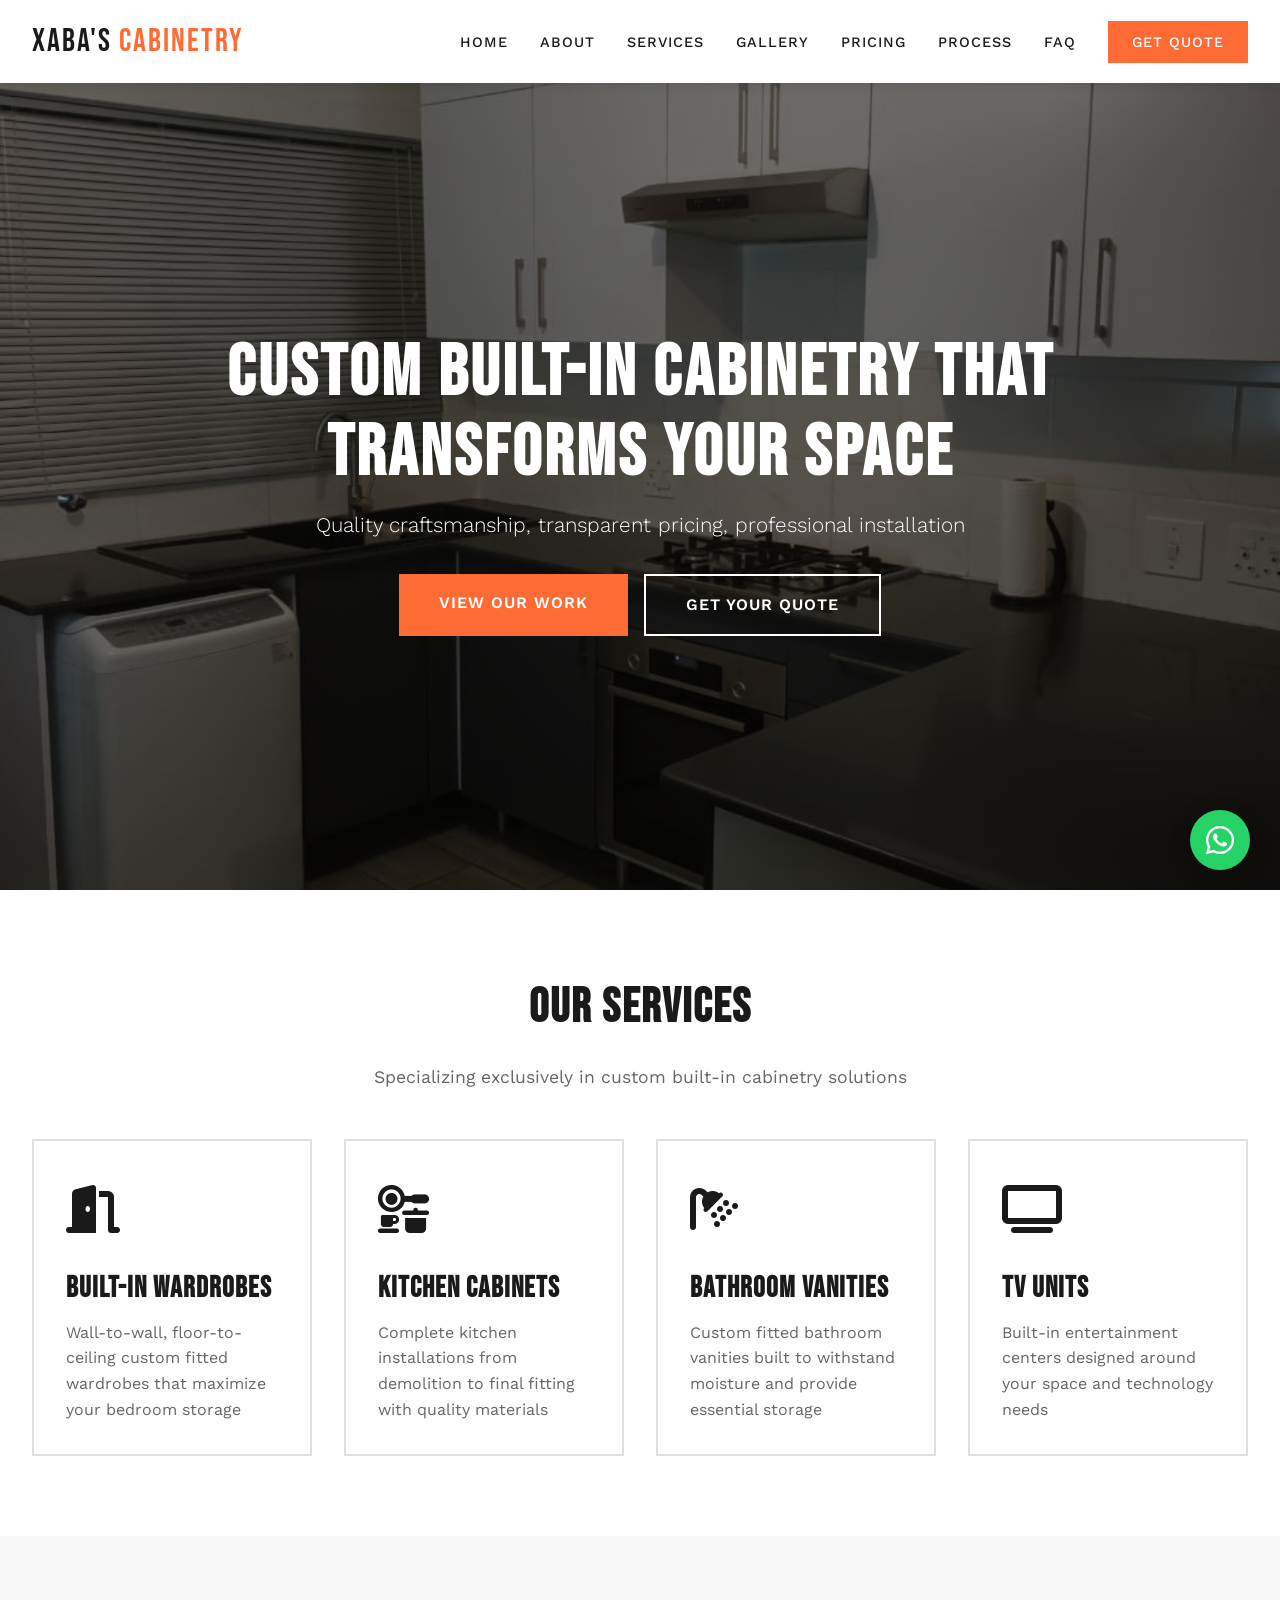
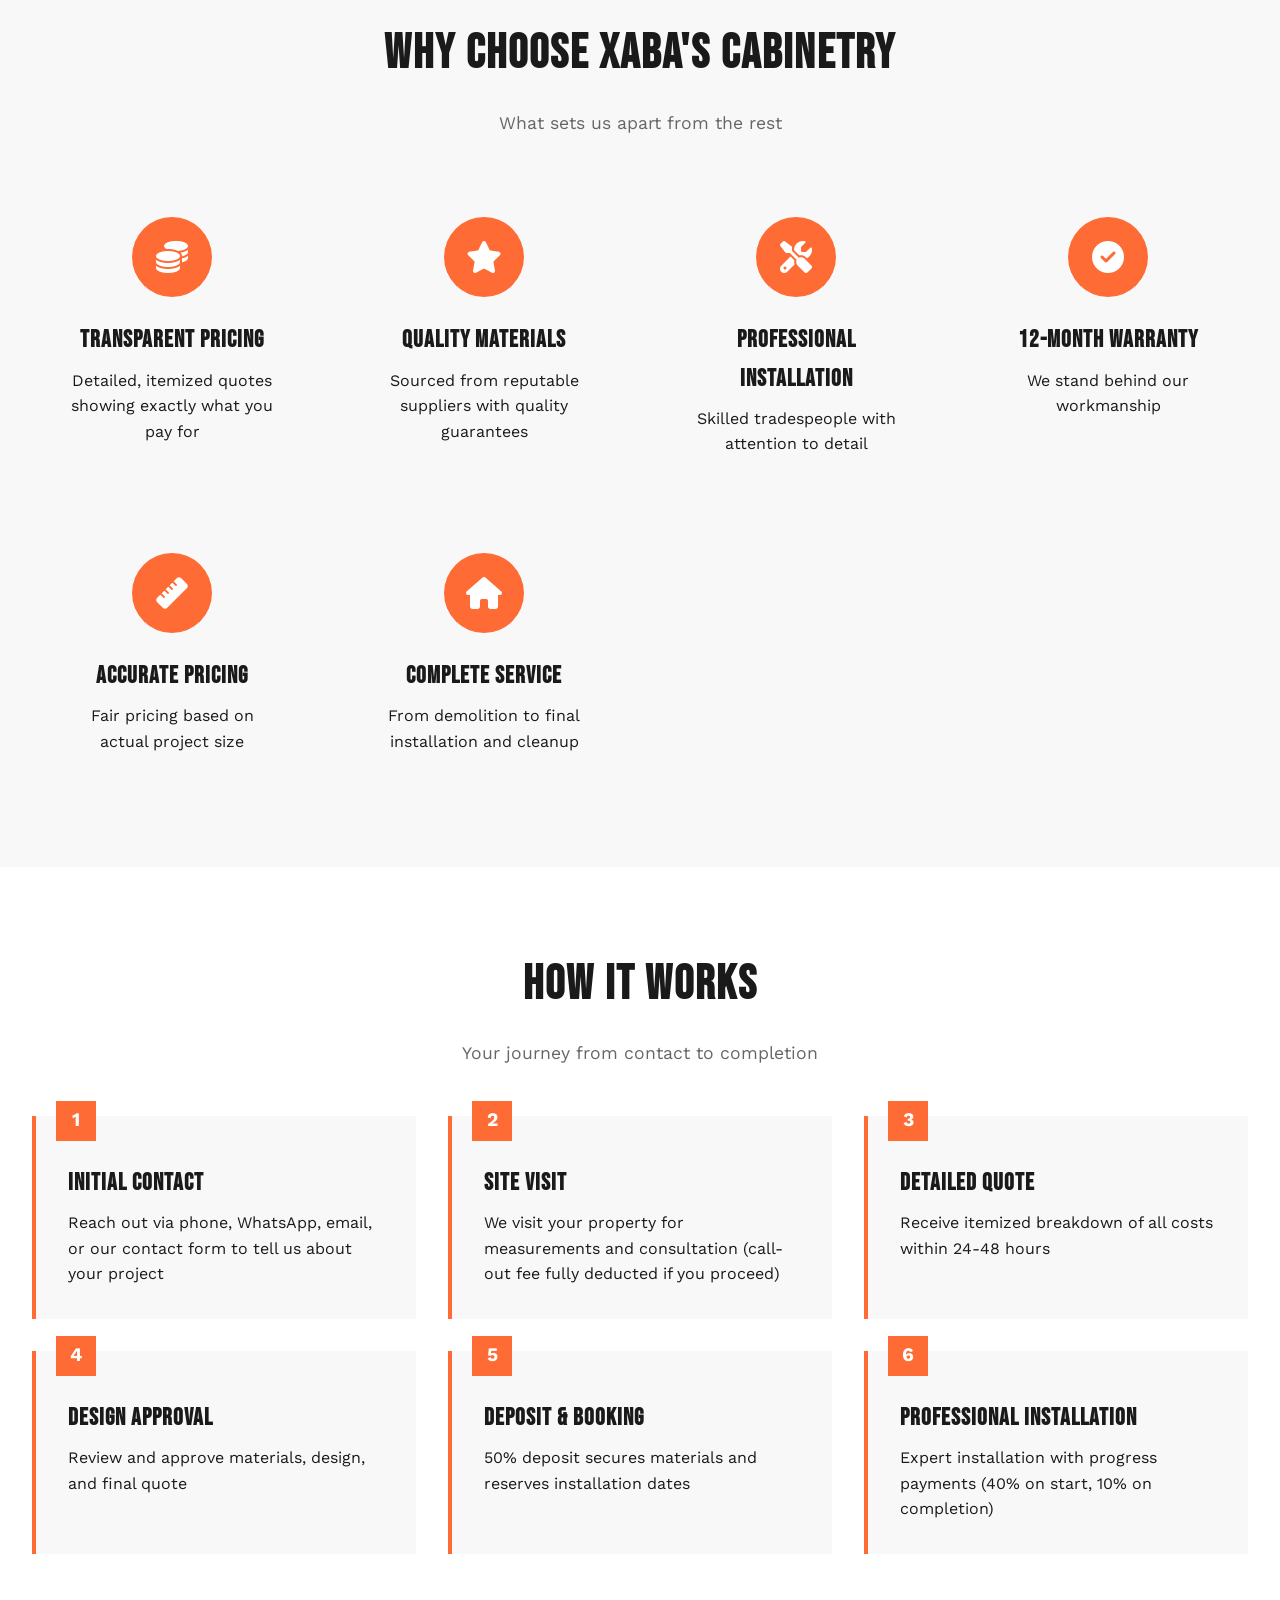
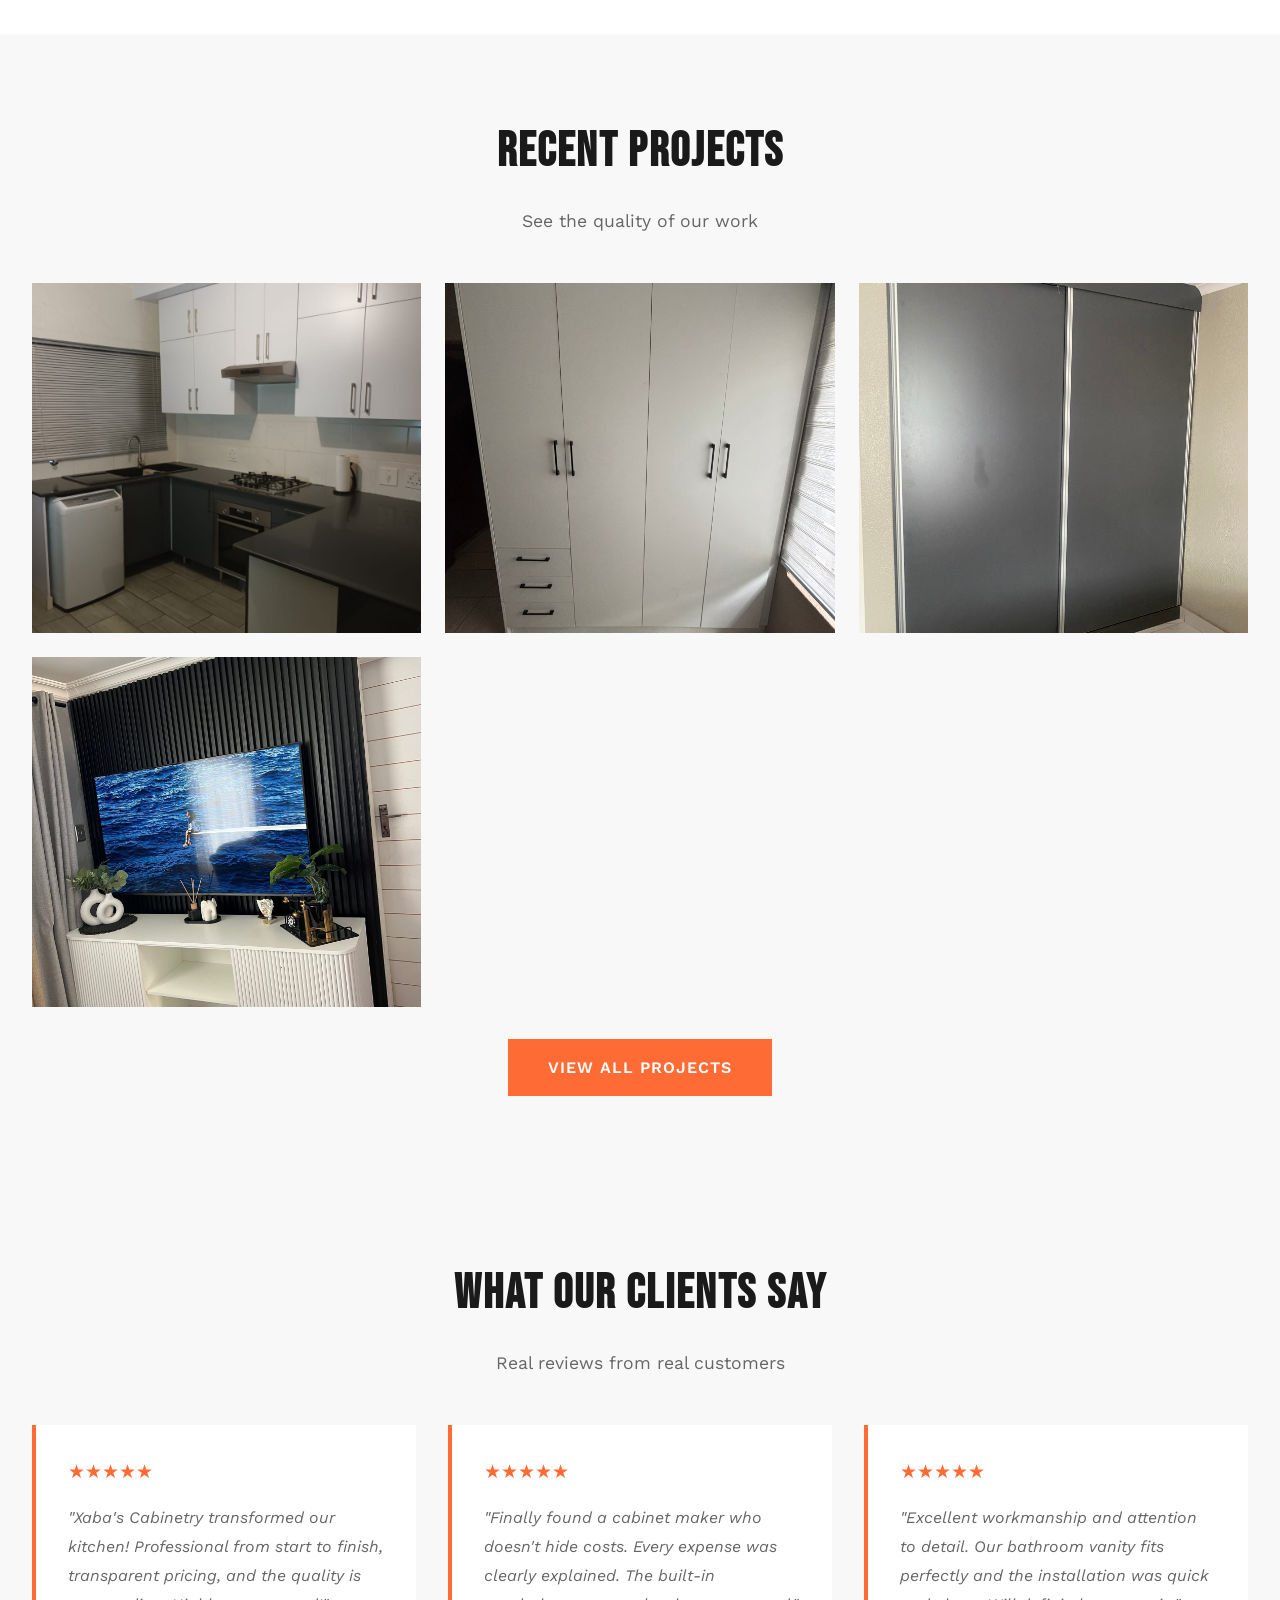
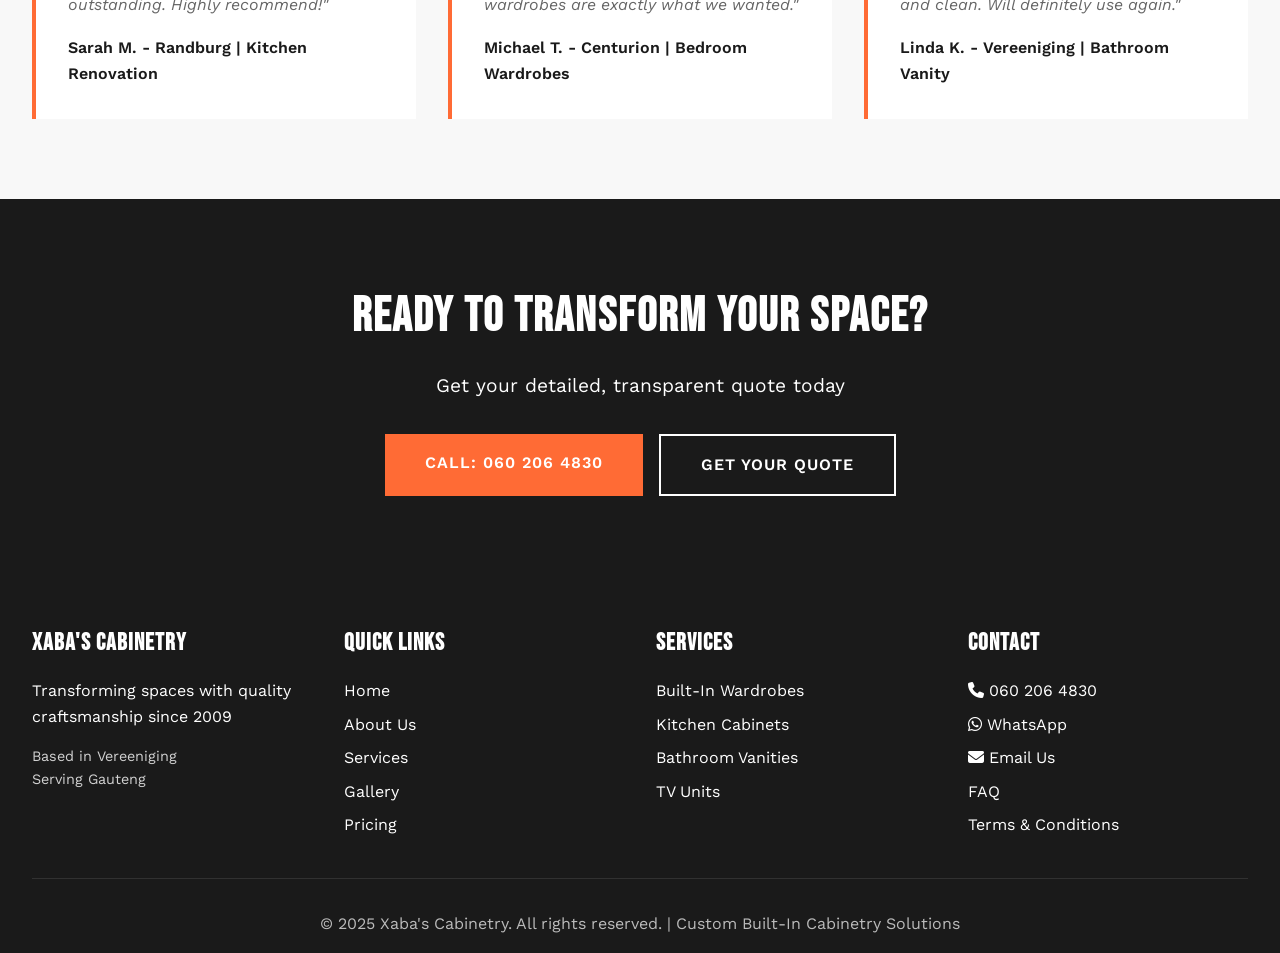
<file: xabas-cabinetry.html>
<!DOCTYPE html>
<html lang="en">
<head>
    <meta charset="UTF-8">
    <meta name="viewport" content="width=device-width, initial-scale=1.0">
    <title>Xaba's Cabinetry | Custom Built-In Cabinetry Solutions - Vereeniging, Gauteng</title>
    <meta name="description" content="Professional custom built-in cabinetry in Vereeniging, Gauteng. 15+ years experience in wardrobes, kitchens, vanities & TV units. Transparent pricing, quality craftsmanship.">
    <meta name="keywords" content="cabinet maker Gauteng, built-in wardrobes Vereeniging, kitchen cabinets Gauteng, custom cabinetry Vereeniging">
    
    <!-- Fonts -->
    <link rel="preconnect" href="https://fonts.googleapis.com">
    <link rel="preconnect" href="https://fonts.gstatic.com" crossorigin>
    <link href="https://fonts.googleapis.com/css2?family=Bebas+Neue&family=Work+Sans:wght@300;400;500;600;700&display=swap" rel="stylesheet">
    
    <style>
        /* CSS Variables */
        :root {
            --primary-dark: #1a1a1a;
            --primary-wood: #8B4513;
            --accent-orange: #FF6B35;
            --light-bg: #f8f8f8;
            --white: #ffffff;
            --gray: #666666;
            --light-gray: #e0e0e0;
        }

        * {
            margin: 0;
            padding: 0;
            box-sizing: border-box;
        }

        body {
            font-family: 'Work Sans', sans-serif;
            line-height: 1.6;
            color: var(--primary-dark);
            overflow-x: hidden;
        }

        /* Navigation */
        .navbar {
            position: fixed;
            top: 0;
            width: 100%;
            background: var(--white);
            box-shadow: 0 2px 10px rgba(0,0,0,0.1);
            z-index: 1000;
            transition: all 0.3s ease;
        }

        .nav-container {
            max-width: 1400px;
            margin: 0 auto;
            padding: 1rem 2rem;
            display: flex;
            justify-content: space-between;
            align-items: center;
        }

        .logo {
            font-family: 'Bebas Neue', sans-serif;
            font-size: 2rem;
            color: var(--primary-dark);
            text-decoration: none;
            letter-spacing: 2px;
            cursor: pointer;
        }

        .logo span {
            color: var(--accent-orange);
        }

        .nav-links {
            display: flex;
            gap: 2rem;
            list-style: none;
            align-items: center;
        }

        .nav-links a {
            text-decoration: none;
            color: var(--primary-dark);
            font-weight: 500;
            transition: color 0.3s ease;
            text-transform: uppercase;
            font-size: 0.9rem;
            letter-spacing: 1px;
            cursor: pointer;
        }

        .nav-links a:hover {
            color: var(--accent-orange);
        }

        .cta-nav {
            background: var(--accent-orange);
            color: var(--white) !important;
            padding: 0.8rem 1.5rem;
            border: none;
            cursor: pointer;
            transition: all 0.3s ease;
        }

        .cta-nav:hover {
            background: var(--primary-dark);
            transform: translateY(-2px);
        }

        .mobile-menu-btn {
            display: none;
            background: none;
            border: none;
            font-size: 1.5rem;
            cursor: pointer;
            color: var(--primary-dark);
        }

        /* Hero Section */
        .hero {
            margin-top: 80px;
            height: 90vh;
            background: linear-gradient(rgba(0,0,0,0.5), rgba(0,0,0,0.5)), 
                        url('custom-builtin-kitchen.jpg') center/cover;
            display: flex;
            align-items: center;
            justify-content: center;
            color: var(--white);
            text-align: center;
            position: relative;
        }

        .hero-content {
            max-width: 900px;
            padding: 2rem;
            animation: fadeInUp 1s ease;
        }

        .hero h1 {
            font-family: 'Bebas Neue', sans-serif;
            font-size: 4.5rem;
            line-height: 1.1;
            margin-bottom: 1rem;
            letter-spacing: 3px;
        }

        .hero p {
            font-size: 1.3rem;
            margin-bottom: 2rem;
            font-weight: 300;
        }

        .cta-buttons {
            display: flex;
            gap: 1rem;
            justify-content: center;
            flex-wrap: wrap;
        }

        .btn {
            padding: 1rem 2.5rem;
            font-size: 1rem;
            font-weight: 600;
            text-decoration: none;
            transition: all 0.3s ease;
            cursor: pointer;
            border: none;
            text-transform: uppercase;
            letter-spacing: 1px;
            display: inline-block;
        }

        .btn-primary {
            background: var(--accent-orange);
            color: var(--white);
        }

        .btn-primary:hover {
            background: var(--primary-dark);
            transform: translateY(-3px);
            box-shadow: 0 10px 25px rgba(0,0,0,0.3);
        }

        .btn-secondary {
            background: transparent;
            color: var(--white);
            border: 2px solid var(--white);
        }

        .btn-secondary:hover {
            background: var(--white);
            color: var(--primary-dark);
        }

        /* Section Styles */
        section {
            padding: 5rem 2rem;
        }

        .container {
            max-width: 1400px;
            margin: 0 auto;
        }

        .section-title {
            font-family: 'Bebas Neue', sans-serif;
            font-size: 3rem;
            text-align: center;
            margin-bottom: 1rem;
            letter-spacing: 2px;
        }

        .section-subtitle {
            text-align: center;
            color: var(--gray);
            margin-bottom: 3rem;
            font-size: 1.1rem;
        }

        /* Services Grid */
        .services-grid {
            display: grid;
            grid-template-columns: repeat(auto-fit, minmax(280px, 1fr));
            gap: 2rem;
            margin-top: 3rem;
        }

        .service-card {
            background: var(--white);
            border: 2px solid var(--light-gray);
            padding: 2rem;
            transition: all 0.3s ease;
            cursor: pointer;
            position: relative;
            overflow: hidden;
        }

        .service-card::before {
            content: '';
            position: absolute;
            top: 0;
            left: -100%;
            width: 100%;
            height: 4px;
            background: var(--accent-orange);
            transition: left 0.3s ease;
        }

        .service-card:hover::before {
            left: 0;
        }

        .service-card:hover {
            border-color: var(--accent-orange);
            transform: translateY(-5px);
            box-shadow: 0 10px 30px rgba(0,0,0,0.1);
        }

        .service-icon {
            font-size: 3rem;
            margin-bottom: 1rem;
        }

        .service-card h3 {
            font-family: 'Bebas Neue', sans-serif;
            font-size: 1.8rem;
            margin-bottom: 0.5rem;
            letter-spacing: 1px;
        }

        .service-card p {
            color: var(--gray);
            line-height: 1.6;
        }

        /* Features Grid */
        .features-grid {
            display: grid;
            grid-template-columns: repeat(auto-fit, minmax(250px, 1fr));
            gap: 2rem;
            margin-top: 3rem;
        }

        .feature-item {
            text-align: center;
            padding: 2rem;
        }

        .feature-icon {
            width: 80px;
            height: 80px;
            background: var(--accent-orange);
            border-radius: 50%;
            display: flex;
            align-items: center;
            justify-content: center;
            margin: 0 auto 1.5rem;
            font-size: 2rem;
            color: var(--white);
        }

        .feature-item h3 {
            font-family: 'Bebas Neue', sans-serif;
            font-size: 1.5rem;
            margin-bottom: 0.5rem;
            letter-spacing: 1px;
        }

        /* Process Steps */
        .process-steps {
            display: grid;
            grid-template-columns: repeat(auto-fit, minmax(300px, 1fr));
            gap: 2rem;
            margin-top: 3rem;
        }

        .step {
            position: relative;
            padding: 2rem;
            background: var(--light-bg);
            border-left: 4px solid var(--accent-orange);
        }

        .step-number {
            position: absolute;
            top: -15px;
            left: 20px;
            background: var(--accent-orange);
            color: var(--white);
            width: 40px;
            height: 40px;
            display: flex;
            align-items: center;
            justify-content: center;
            font-weight: bold;
            font-size: 1.2rem;
        }

        .step h3 {
            font-family: 'Bebas Neue', sans-serif;
            font-size: 1.5rem;
            margin-bottom: 0.5rem;
            margin-top: 1rem;
            letter-spacing: 1px;
        }

        /* Gallery */
        .gallery-grid {
            display: grid;
            grid-template-columns: repeat(auto-fill, minmax(300px, 1fr));
            gap: 1.5rem;
            margin-top: 3rem;
        }

        .gallery-item {
            position: relative;
            overflow: hidden;
            height: 350px;
            cursor: pointer;
        }

        .gallery-item img {
            width: 100%;
            height: 100%;
            object-fit: cover;
            transition: transform 0.5s ease;
        }

        .gallery-item:hover img {
            transform: scale(1.1);
        }

        .gallery-overlay {
            position: absolute;
            bottom: 0;
            left: 0;
            right: 0;
            background: linear-gradient(transparent, rgba(0,0,0,0.9));
            padding: 2rem 1rem 1rem;
            color: var(--white);
            transform: translateY(100%);
            transition: transform 0.3s ease;
        }

        .gallery-item:hover .gallery-overlay {
            transform: translateY(0);
        }

        /* Testimonials */
        .testimonials {
            background: var(--light-bg);
        }

        .testimonials-grid {
            display: grid;
            grid-template-columns: repeat(auto-fit, minmax(300px, 1fr));
            gap: 2rem;
            margin-top: 3rem;
        }

        .testimonial {
            background: var(--white);
            padding: 2rem;
            border-left: 4px solid var(--accent-orange);
        }

        .stars {
            color: var(--accent-orange);
            font-size: 1.2rem;
            margin-bottom: 1rem;
        }

        .testimonial-text {
            font-style: italic;
            color: var(--gray);
            margin-bottom: 1rem;
            line-height: 1.8;
        }

        .testimonial-author {
            font-weight: 600;
            color: var(--primary-dark);
        }

        /* Contact Section */
        .contact-info {
            display: grid;
            grid-template-columns: repeat(auto-fit, minmax(250px, 1fr));
            gap: 2rem;
            margin-bottom: 3rem;
        }

        .contact-item {
            text-align: center;
            padding: 2rem;
            background: var(--light-bg);
        }

        .contact-item .icon {
            font-size: 2.5rem;
            color: var(--accent-orange);
            margin-bottom: 1rem;
        }

        .contact-item h3 {
            font-family: 'Bebas Neue', sans-serif;
            font-size: 1.5rem;
            margin-bottom: 0.5rem;
            letter-spacing: 1px;
        }

        .contact-item a {
            color: var(--primary-dark);
            text-decoration: none;
            font-weight: 500;
        }

        .contact-item a:hover {
            color: var(--accent-orange);
        }

        .contact-form {
            max-width: 800px;
            margin: 0 auto;
            background: var(--white);
            padding: 3rem;
            border: 2px solid var(--light-gray);
        }

        .form-group {
            margin-bottom: 1.5rem;
        }

        .form-group label {
            display: block;
            margin-bottom: 0.5rem;
            font-weight: 500;
            text-transform: uppercase;
            font-size: 0.9rem;
            letter-spacing: 1px;
        }

        .form-group input,
        .form-group select,
        .form-group textarea {
            width: 100%;
            padding: 1rem;
            border: 2px solid var(--light-gray);
            font-family: 'Work Sans', sans-serif;
            font-size: 1rem;
            transition: border-color 0.3s ease;
        }

        .form-group input:focus,
        .form-group select:focus,
        .form-group textarea:focus {
            outline: none;
            border-color: var(--accent-orange);
        }

        .form-group textarea {
            min-height: 150px;
            resize: vertical;
        }

        .checkbox-group {
            display: flex;
            align-items: center;
            gap: 0.5rem;
        }

        .checkbox-group input[type="checkbox"] {
            width: auto;
        }

        /* Footer */
        footer {
            background: var(--primary-dark);
            color: var(--white);
            padding: 3rem 2rem 1rem;
        }

        .footer-content {
            max-width: 1400px;
            margin: 0 auto;
            display: grid;
            grid-template-columns: repeat(auto-fit, minmax(250px, 1fr));
            gap: 2rem;
            margin-bottom: 2rem;
        }

        .footer-section h3 {
            font-family: 'Bebas Neue', sans-serif;
            font-size: 1.5rem;
            margin-bottom: 1rem;
            letter-spacing: 1px;
        }

        .footer-section ul {
            list-style: none;
        }

        .footer-section ul li {
            margin-bottom: 0.5rem;
        }

        .footer-section a {
            color: var(--white);
            text-decoration: none;
            transition: color 0.3s ease;
            cursor: pointer;
        }

        .footer-section a:hover {
            color: var(--accent-orange);
        }

        .footer-bottom {
            text-align: center;
            padding-top: 2rem;
            border-top: 1px solid rgba(255,255,255,0.1);
            color: rgba(255,255,255,0.7);
        }

        /* WhatsApp Float Button */
        .whatsapp-float {
            position: fixed;
            bottom: 30px;
            right: 30px;
            background: #25D366;
            color: var(--white);
            width: 60px;
            height: 60px;
            border-radius: 50%;
            display: flex;
            align-items: center;
            justify-content: center;
            font-size: 2rem;
            box-shadow: 0 4px 20px rgba(0,0,0,0.3);
            cursor: pointer;
            z-index: 999;
            transition: transform 0.3s ease;
            text-decoration: none;
        }

        .whatsapp-float:hover {
            transform: scale(1.1);
        }

        /* Page Content Sections */
        .page-content {
            display: none;
        }

        .page-content.active {
            display: block;
        }

        /* Page Hero */
        .page-hero {
            margin-top: 80px;
            background: linear-gradient(rgba(0,0,0,0.6), rgba(0,0,0,0.6)), 
                        url('built-in-wardrobe (2).JPEG') center/cover;
            padding: 6rem 2rem;
            text-align: center;
            color: var(--white);
        }

        .page-hero h1 {
            font-family: 'Bebas Neue', sans-serif;
            font-size: 4rem;
            margin-bottom: 1rem;
            letter-spacing: 3px;
        }

        .page-hero p {
            font-size: 1.2rem;
            max-width: 800px;
            margin: 0 auto;
        }

        /* Service Detail */
        .service-detail {
            display: grid;
            grid-template-columns: 1fr 1fr;
            gap: 3rem;
            margin: 3rem 0;
        }

        .service-features {
            list-style: none;
        }

        .service-features li {
            padding: 0.8rem 0;
            border-bottom: 1px solid var(--light-gray);
            display: flex;
            align-items: center;
            gap: 1rem;
        }

        .service-features li::before {
            content: '✓';
            color: var(--accent-orange);
            font-weight: bold;
            font-size: 1.2rem;
        }

        /* Pricing Table */
        .pricing-table {
            width: 100%;
            border-collapse: collapse;
            margin: 2rem 0;
        }

        .pricing-table th,
        .pricing-table td {
            padding: 1rem;
            text-align: left;
            border: 2px solid var(--light-gray);
        }

        .pricing-table th {
            background: var(--primary-dark);
            color: var(--white);
            font-family: 'Bebas Neue', sans-serif;
            letter-spacing: 1px;
        }

        .pricing-table tbody tr:hover {
            background: var(--light-bg);
        }

        /* FAQ */
        .faq-item {
            margin-bottom: 1.5rem;
            border: 2px solid var(--light-gray);
        }

        .faq-question {
            background: var(--light-bg);
            padding: 1.5rem;
            cursor: pointer;
            font-weight: 600;
            display: flex;
            justify-content: space-between;
            align-items: center;
            transition: background 0.3s ease;
        }

        .faq-question:hover {
            background: var(--accent-orange);
            color: var(--white);
        }

        .faq-answer {
            padding: 1.5rem;
            display: none;
            line-height: 1.8;
        }

        .faq-item.active .faq-answer {
            display: block;
        }

        .faq-icon {
            transition: transform 0.3s ease;
        }

        .faq-item.active .faq-icon {
            transform: rotate(180deg);
        }

        /* Terms */
        .terms-content {
            max-width: 900px;
            margin: 0 auto;
        }

        .terms-content h2 {
            font-family: 'Bebas Neue', sans-serif;
            font-size: 2rem;
            margin: 2rem 0 1rem;
            letter-spacing: 1px;
        }

        .terms-content p {
            line-height: 1.8;
            margin-bottom: 1rem;
        }

        /* Gallery Filter */
        .gallery-filter {
            display: flex;
            justify-content: center;
            gap: 1rem;
            margin-bottom: 2rem;
            flex-wrap: wrap;
        }

        .filter-btn {
            padding: 0.8rem 1.5rem;
            background: var(--light-bg);
            border: 2px solid var(--light-gray);
            cursor: pointer;
            transition: all 0.3s ease;
            font-weight: 600;
            text-transform: uppercase;
            font-size: 0.9rem;
            letter-spacing: 1px;
        }

        .filter-btn:hover,
        .filter-btn.active {
            background: var(--accent-orange);
            color: var(--white);
            border-color: var(--accent-orange);
        }

        /* Animations */
        @keyframes fadeInUp {
            from {
                opacity: 0;
                transform: translateY(30px);
            }
            to {
                opacity: 1;
                transform: translateY(0);
            }
        }

        /* Responsive */
        @media (max-width: 768px) {
            .mobile-menu-btn {
                display: block;
            }

            .nav-links {
                position: absolute;
                top: 100%;
                left: 0;
                right: 0;
                background: var(--white);
                flex-direction: column;
                padding: 1rem;
                box-shadow: 0 5px 10px rgba(0,0,0,0.1);
                display: none;
            }

            .nav-links.active {
                display: flex;
            }

            .hero h1 {
                font-size: 3rem;
            }

            .hero p {
                font-size: 1.1rem;
            }

            .section-title {
                font-size: 2.5rem;
            }

            .service-detail {
                grid-template-columns: 1fr;
            }

            .page-hero h1 {
                font-size: 3rem;
            }
        }
    </style>
<link rel="stylesheet" href="https://cdnjs.cloudflare.com/ajax/libs/font-awesome/6.5.0/css/all.min.css"></head>
<body>
    <!-- Navigation -->
    <nav class="navbar">
        <div class="nav-container">
            <a class="logo" onclick="showPage('home')">XABA'S <span>CABINETRY</span></a>
            <button class="mobile-menu-btn" onclick="toggleMenu()">☰</button>
            <ul class="nav-links" id="navLinks">
                <li><a onclick="showPage('home')">Home</a></li>
                <li><a onclick="showPage('about')">About</a></li>
                <li><a onclick="showPage('services')">Services</a></li>
                <li><a onclick="showPage('gallery')">Gallery</a></li>
                <li><a onclick="showPage('pricing')">Pricing</a></li>
                <li><a onclick="showPage('process')">Process</a></li>
                <li><a onclick="showPage('faq')">FAQ</a></li>
                <li><a onclick="showPage('contact')" class="cta-nav">Get Quote</a></li>
            </ul>
        </div>
    </nav>

    <!-- HOME PAGE -->
    <div id="home" class="page-content active">
        <section class="hero">
            <div class="hero-content">
                <h1>CUSTOM BUILT-IN CABINETRY THAT TRANSFORMS YOUR SPACE</h1>
                <p>Quality craftsmanship, transparent pricing, professional installation</p>
                <div class="cta-buttons">
                    <a class="btn btn-primary" onclick="showPage('gallery')">View Our Work</a>
                    <a class="btn btn-secondary" onclick="showPage('contact')">Get Your Quote</a>
                </div>
            </div>
        </section>

        <!-- Services Overview -->
        <section>
            <div class="container">
                <h2 class="section-title">OUR SERVICES</h2>
                <p class="section-subtitle">Specializing exclusively in custom built-in cabinetry solutions</p>
                <div class="services-grid">
                    <div class="service-card" onclick="showPage('wardrobes')">
                        <div class="service-icon"><i class='fa-solid fa-door-open'></i></div>
                        <h3>Built-In Wardrobes</h3>
                        <p>Wall-to-wall, floor-to-ceiling custom fitted wardrobes that maximize your bedroom storage</p>
                    </div>
                    <div class="service-card" onclick="showPage('kitchens')">
                        <div class="service-icon"><i class='fa-solid fa-kitchen-set'></i></div>
                        <h3>Kitchen Cabinets</h3>
                        <p>Complete kitchen installations from demolition to final fitting with quality materials</p>
                    </div>
                    <div class="service-card" onclick="showPage('vanities')">
                        <div class="service-icon"><i class='fa-solid fa-shower'></i></div>
                        <h3>Bathroom Vanities</h3>
                        <p>Custom fitted bathroom vanities built to withstand moisture and provide essential storage</p>
                    </div>
                    <div class="service-card" onclick="showPage('tv-units')">
                        <div class="service-icon"><i class='fa-solid fa-tv'></i></div>
                        <h3>TV Units</h3>
                        <p>Built-in entertainment centers designed around your space and technology needs</p>
                    </div>
                </div>
            </div>
        </section>

        <!-- Why Choose Us -->
        <section style="background: var(--light-bg);">
            <div class="container">
                <h2 class="section-title">WHY CHOOSE XABA'S CABINETRY</h2>
                <p class="section-subtitle">What sets us apart from the rest</p>
                <div class="features-grid">
                    <div class="feature-item">
                        <div class="feature-icon"><i class='fa-solid fa-coins'></i></div>
                        <h3>Transparent Pricing</h3>
                        <p>Detailed, itemized quotes showing exactly what you pay for</p>
                    </div>
                    <div class="feature-item">
                        <div class="feature-icon"><i class='fa-solid fa-star'></i></div>
                        <h3>Quality Materials</h3>
                        <p>Sourced from reputable suppliers with quality guarantees</p>
                    </div>
                    <div class="feature-item">
                        <div class="feature-icon"><i class='fa-solid fa-screwdriver-wrench'></i></div>
                        <h3>Professional Installation</h3>
                        <p>Skilled tradespeople with attention to detail</p>
                    </div>
                    <div class="feature-item">
                        <div class="feature-icon"><i class='fa-solid fa-circle-check'></i></div>
                        <h3>12-Month Warranty</h3>
                        <p>We stand behind our workmanship</p>
                    </div>
                    <div class="feature-item">
                        <div class="feature-icon"><i class='fa-solid fa-ruler'></i></div>
                        <h3>Accurate Pricing</h3>
                        <p>Fair pricing based on actual project size</p>
                    </div>
                    <div class="feature-item">
                        <div class="feature-icon"><i class='fa-solid fa-house'></i></div>
                        <h3>Complete Service</h3>
                        <p>From demolition to final installation and cleanup</p>
                    </div>
                </div>
            </div>
        </section>

        <!-- How It Works -->
        <section>
            <div class="container">
                <h2 class="section-title">HOW IT WORKS</h2>
                <p class="section-subtitle">Your journey from contact to completion</p>
                <div class="process-steps">
                    <div class="step">
                        <div class="step-number">1</div>
                        <h3>Initial Contact</h3>
                        <p>Reach out via phone, WhatsApp, email, or our contact form to tell us about your project</p>
                    </div>
                    <div class="step">
                        <div class="step-number">2</div>
                        <h3>Site Visit</h3>
                        <p>We visit your property for measurements and consultation (call-out fee fully deducted if you proceed)</p>
                    </div>
                    <div class="step">
                        <div class="step-number">3</div>
                        <h3>Detailed Quote</h3>
                        <p>Receive itemized breakdown of all costs within 24-48 hours</p>
                    </div>
                    <div class="step">
                        <div class="step-number">4</div>
                        <h3>Design Approval</h3>
                        <p>Review and approve materials, design, and final quote</p>
                    </div>
                    <div class="step">
                        <div class="step-number">5</div>
                        <h3>Deposit & Booking</h3>
                        <p>50% deposit secures materials and reserves installation dates</p>
                    </div>
                    <div class="step">
                        <div class="step-number">6</div>
                        <h3>Professional Installation</h3>
                        <p>Expert installation with progress payments (40% on start, 10% on completion)</p>
                    </div>
                </div>
            </div>
        </section>

        <!-- Recent Projects -->
        <section style="background: var(--light-bg);">
            <div class="container">
                <h2 class="section-title">RECENT PROJECTS</h2>
                <p class="section-subtitle">See the quality of our work</p>
                <div class="gallery-grid">
                    <div class="gallery-item">
                        <img src="custom-builtin-kitchen.jpg" alt="Modern Kitchen">
                        <div class="gallery-overlay">
                            <h3>Modern Kitchen</h3>
                            <p>6-meter complete installation</p>
                        </div>
                    </div>
                    <div class="gallery-item">
                        <img src="built-in-wardrobe (2).JPEG" alt="Built-in Wardrobe">
                        <div class="gallery-overlay">
                            <h3>Built-in Wardrobe</h3>
                            <p>Wall-to-wall bedroom storage</p>
                        </div>
                    </div>
                    <div class="gallery-item">
                        <img src="built-in-wardrobe (5).JPEG" alt="Bathroom Vanity">
                        <div class="gallery-overlay">
                            <h3>Bathroom Vanity</h3>
                            <p>Custom fitted with stone counter</p>
                        </div>
                    </div>
                    <div class="gallery-item">
                        <img src="custom-tv-stand.JPG" alt="TV Unit">
                        <div class="gallery-overlay">
                            <h3>Entertainment Center</h3>
                            <p>Built-in TV unit with storage</p>
                        </div>
                    </div>
                </div>
                <div style="text-align: center; margin-top: 2rem;">
                    <a class="btn btn-primary" onclick="showPage('gallery')">View All Projects</a>
                </div>
            </div>
        </section>

        <!-- Testimonials -->
        <section class="testimonials">
            <div class="container">
                <h2 class="section-title">WHAT OUR CLIENTS SAY</h2>
                <p class="section-subtitle">Real reviews from real customers</p>
                <div class="testimonials-grid">
                    <div class="testimonial">
                        <div class="stars">★★★★★</div>
                        <p class="testimonial-text">"Xaba's Cabinetry transformed our kitchen! Professional from start to finish, transparent pricing, and the quality is outstanding. Highly recommend!"</p>
                        <p class="testimonial-author">Sarah M. - Randburg | Kitchen Renovation</p>
                    </div>
                    <div class="testimonial">
                        <div class="stars">★★★★★</div>
                        <p class="testimonial-text">"Finally found a cabinet maker who doesn't hide costs. Every expense was clearly explained. The built-in wardrobes are exactly what we wanted."</p>
                        <p class="testimonial-author">Michael T. - Centurion | Bedroom Wardrobes</p>
                    </div>
                    <div class="testimonial">
                        <div class="stars">★★★★★</div>
                        <p class="testimonial-text">"Excellent workmanship and attention to detail. Our bathroom vanity fits perfectly and the installation was quick and clean. Will definitely use again."</p>
                        <p class="testimonial-author">Linda K. - Vereeniging | Bathroom Vanity</p>
                    </div>
                </div>
            </div>
        </section>

        <!-- CTA Section -->
        <section style="background: var(--primary-dark); color: var(--white); text-align: center;">
            <div class="container">
                <h2 class="section-title" style="color: var(--white);">READY TO TRANSFORM YOUR SPACE?</h2>
                <p style="font-size: 1.2rem; margin-bottom: 2rem;">Get your detailed, transparent quote today</p>
                <div class="cta-buttons">
                    <a href="tel:0602064830" class="btn btn-primary">Call: 060 206 4830</a>
                    <a class="btn btn-secondary" onclick="showPage('contact')">Get Your Quote</a>
                </div>
            </div>
        </section>
    </div>

    <!-- ABOUT PAGE -->
    <div id="about" class="page-content">
        <div class="page-hero">
            <h1>ABOUT XABA'S CABINETRY</h1>
            <p>15+ Years of Quality Craftsmanship</p>
        </div>
        <section>
            <div class="container">
                <div class="service-detail">
                    <div>
                        <h2 style="font-family: 'Bebas Neue', sans-serif; font-size: 2.5rem; letter-spacing: 2px;">Our Story</h2>
                        <p style="line-height: 1.8; margin-bottom: 1.5rem;">Xaba's Cabinetry is a family-owned cabinet making business based in Vereeniging. With 15+ years of hands-on experience, we've built our reputation on quality craftsmanship, honest pricing, and exceptional customer service.</p>
                        <p style="line-height: 1.8; margin-bottom: 1.5rem;">We believe every home deserves beautiful, functional spaces. That's why we specialize in custom built-in cabinetry solutions tailored to your exact needs and measurements. From your first inquiry to final installation, we're committed to transparency, professionalism, and delivering results that exceed expectations.</p>
                    </div>
                    <div>
                        <img src="custom-tv-stand (2).jpg" alt="Our Workshop" style="width: 100%; height: 400px; object-fit: cover;">
                    </div>
                </div>

                <div style="margin: 4rem 0;">
                    <h2 style="font-family: 'Bebas Neue', sans-serif; font-size: 2.5rem; letter-spacing: 2px; text-align: center; margin-bottom: 2rem;">Our Mission</h2>
                    <p style="text-align: center; font-size: 1.2rem; max-width: 800px; margin: 0 auto; line-height: 1.8;">"To transform houses into homes through exceptional built-in cabinetry solutions, delivered with transparency, quality, and care."</p>
                </div>

                <div>
                    <h2 style="font-family: 'Bebas Neue', sans-serif; font-size: 2.5rem; letter-spacing: 2px; margin-bottom: 2rem;">Our Values</h2>
                    <ul class="service-features">
                        <li>Transparency in pricing and communication</li>
                        <li>Quality craftsmanship in every project</li>
                        <li>Professional service from start to finish</li>
                        <li>Customer satisfaction guaranteed</li>
                        <li>Fair pricing based on actual work</li>
                    </ul>
                </div>

                <div style="margin-top: 4rem; background: var(--light-bg); padding: 3rem; border-left: 4px solid var(--accent-orange);">
                    <h2 style="font-family: 'Bebas Neue', sans-serif; font-size: 2.5rem; letter-spacing: 2px; margin-bottom: 2rem;">Why Built-In Cabinetry?</h2>
                    <div class="features-grid">
                        <div style="text-align: left;">
                            <h3 style="font-family: 'Bebas Neue', sans-serif; margin-bottom: 0.5rem;">Maximizes Space</h3>
                            <p>Utilizes every inch of available space</p>
                        </div>
                        <div style="text-align: left;">
                            <h3 style="font-family: 'Bebas Neue', sans-serif; margin-bottom: 0.5rem;">Custom Fitted</h3>
                            <p>Designed to your exact measurements</p>
                        </div>
                        <div style="text-align: left;">
                            <h3 style="font-family: 'Bebas Neue', sans-serif; margin-bottom: 0.5rem;">Adds Value</h3>
                            <p>Increases your property value</p>
                        </div>
                        <div style="text-align: left;">
                            <h3 style="font-family: 'Bebas Neue', sans-serif; margin-bottom: 0.5rem;">Permanent Solution</h3>
                            <p>Professional, lasting installation</p>
                        </div>
                    </div>
                </div>

                <div style="text-align: center; margin-top: 4rem;">
                    <a class="btn btn-primary" onclick="showPage('contact')">Get Your Free Quote</a>
                </div>
            </div>
        </section>
    </div>

    <!-- SERVICES PAGE -->
    <div id="services" class="page-content">
        <div class="page-hero">
            <h1>OUR SERVICES</h1>
            <p>Custom Built-In Cabinetry Solutions</p>
        </div>
        <section>
            <div class="container">
                <div class="services-grid">
                    <div class="service-card" onclick="showPage('wardrobes')">
                        <div class="service-icon"><i class='fa-solid fa-door-open'></i></div>
                        <h3>Built-In Wardrobes</h3>
                        <p>Wall-to-wall, floor-to-ceiling custom fitted wardrobes that maximize your bedroom storage. Customized to your exact needs.</p>
                    </div>
                    <div class="service-card" onclick="showPage('kitchens')">
                        <div class="service-icon"><i class='fa-solid fa-kitchen-set'></i></div>
                        <h3>Kitchen Cabinets</h3>
                        <p>Complete kitchen installations from demolition to final fitting. Transform your kitchen with quality materials and professional installation.</p>
                    </div>
                    <div class="service-card" onclick="showPage('vanities')">
                        <div class="service-icon"><i class='fa-solid fa-shower'></i></div>
                        <h3>Bathroom Vanities</h3>
                        <p>Custom fitted bathroom vanities built to withstand moisture while providing essential storage and style.</p>
                    </div>
                    <div class="service-card" onclick="showPage('tv-units')">
                        <div class="service-icon"><i class='fa-solid fa-tv'></i></div>
                        <h3>TV Units & Entertainment Centers</h3>
                        <p>Built-in entertainment centers designed around your space and technology needs with smart cable management.</p>
                    </div>
                    <div class="service-card">
                        <div class="service-icon">🏢</div>
                        <h3>Home Office Units</h3>
                        <p>Built-in desks and storage solutions for productive home workspaces. Custom designed for functionality.</p>
                    </div>
                    <div class="service-card">
                        <div class="service-icon">🧺</div>
                        <h3>Laundry Room Cabinetry</h3>
                        <p>Maximize your laundry room with custom built-in storage solutions designed for efficiency.</p>
                    </div>
                    <div class="service-card">
                        <div class="service-icon">📦</div>
                        <h3>Custom Storage Solutions</h3>
                        <p>Unique built-in storage for any space in your home. We create solutions that fit your lifestyle.</p>
                    </div>
                    <div class="service-card">
                        <div class="service-icon">🔨</div>
                        <h3>Demolition & Removal</h3>
                        <p>Professional demolition and removal of existing cabinetry. Safe, legal disposal at registered sites.</p>
                    </div>
                </div>

                <div style="background: var(--light-bg); padding: 3rem; margin-top: 4rem; border-left: 4px solid var(--accent-orange);">
                    <h2 style="font-family: 'Bebas Neue', sans-serif; font-size: 2.5rem; letter-spacing: 2px; margin-bottom: 1rem;">We Specialize in Built-In Cabinetry Only</h2>
                    <p style="line-height: 1.8; margin-bottom: 1rem;">All our cabinetry is custom-fitted and permanently installed. We don't offer freestanding or movable furniture pieces.</p>
                    <p style="line-height: 1.8; font-weight: 600;">Why? Because built-in solutions maximize space, increase property value, and provide a professional, permanent result that looks stunning and lasts for years.</p>
                </div>

                <div style="text-align: center; margin-top: 4rem;">
                    <a class="btn btn-primary" onclick="showPage('contact')">Get Your Custom Quote</a>
                </div>
            </div>
        </section>
    </div>

    <!-- Individual Service Pages (Wardrobes, Kitchens, Vanities, TV Units) would follow here -->
    <!-- For brevity, I'll include one example: -->

    <!-- WARDROBES PAGE -->
    <div id="wardrobes" class="page-content">
        <div class="page-hero" style="background: linear-gradient(rgba(0,0,0,0.6), rgba(0,0,0,0.6)), url('built-in-wardrobe (5).JPEG') center/cover;">
            <h1>BUILT-IN WARDROBES</h1>
            <p>Custom Fitted Storage Solutions for Your Bedroom</p>
        </div>
        <section>
            <div class="container">
                <p style="font-size: 1.2rem; line-height: 1.8; margin-bottom: 3rem; text-align: center; max-width: 900px; margin-left: auto; margin-right: auto;">Custom built-in wardrobes designed to maximize your bedroom storage and transform wasted space into functional organization. Our wardrobes are wall-to-wall fitted with no wasted corner space, floor-to-ceiling for maximum storage capacity, and custom designed for YOUR needs.</p>

                <div class="service-detail">
                    <div>
                        <h2 style="font-family: 'Bebas Neue', sans-serif; font-size: 2.5rem; letter-spacing: 2px; margin-bottom: 1.5rem;">Features</h2>
                        <ul class="service-features">
                            <li>Hanging rails (single/double height)</li>
                            <li>Adjustable shelving</li>
                            <li>Drawer units</li>
                            <li>Shoe racks</li>
                            <li>Tie/belt organizers</li>
                            <li>Mirror options (sliding/hinged doors)</li>
                            <li>Soft-close mechanisms</li>
                            <li>Interior lighting options</li>
                        </ul>
                    </div>
                    <div>
                        <h2 style="font-family: 'Bebas Neue', sans-serif; font-size: 2.5rem; letter-spacing: 2px; margin-bottom: 1.5rem;">Materials Available</h2>
                        <ul class="service-features">
                            <li>Melamine board (various colors)</li>
                            <li>Wood grain finishes</li>
                            <li>High gloss options</li>
                            <li>Custom color matching</li>
                        </ul>
                    </div>
                </div>

                <div style="background: var(--light-bg); padding: 3rem; margin: 4rem 0; text-align: center;">
                    <h2 style="font-family: 'Bebas Neue', sans-serif; font-size: 2.5rem; letter-spacing: 2px; margin-bottom: 1rem;">Pricing</h2>
                    <p style="font-size: 1.1rem; line-height: 1.8;">Pricing depends on size and materials. Contact us for an accurate quote tailored to your specific project.</p>
                    <a class="btn btn-primary" onclick="showPage('contact')" style="margin-top: 2rem; display: inline-block;">Contact Us For More Info</a>
                </div>
            </div>
        </section>
    </div>

    <!-- KITCHENS PAGE -->
    <div id="kitchens" class="page-content">
        <div class="page-hero" style="background: linear-gradient(rgba(0,0,0,0.6), rgba(0,0,0,0.6)), url('custom-tv-stand.JPG') center/cover;">
            <h1>KITCHEN CABINETS</h1>
            <p>Transform Your Kitchen with Quality Craftsmanship</p>
        </div>
        <section>
            <div class="container">
                <p style="font-size: 1.2rem; line-height: 1.8; margin-bottom: 3rem; text-align: center; max-width: 900px; margin-left: auto; margin-right: auto;">Transform your kitchen with custom built-in cabinets designed for functionality and style. From complete kitchen renovations to upgrades, we handle everything from demolition to final installation.</p>

                <div class="service-detail">
                    <div>
                        <h2 style="font-family: 'Bebas Neue', sans-serif; font-size: 2.5rem; letter-spacing: 2px; margin-bottom: 1.5rem;">What We Offer</h2>
                        <ul class="service-features">
                            <li>Base units (600mm depth standard)</li>
                            <li>Wall units (300mm depth standard)</li>
                            <li>Pantry units (tall storage)</li>
                            <li>Corner solutions (lazy susan, magic corner)</li>
                            <li>Appliance integration</li>
                            <li>Countertop installation</li>
                            <li>Splashback coordination</li>
                            <li>Sink installation</li>
                        </ul>
                    </div>
                    <div>
                        <h2 style="font-family: 'Bebas Neue', sans-serif; font-size: 2.5rem; letter-spacing: 2px; margin-bottom: 1.5rem;">Materials</h2>
                        <ul class="service-features">
                            <li>Melamine (durable, easy clean)</li>
                            <li>Wood grain finishes</li>
                            <li>High gloss (contemporary look)</li>
                            <li>Custom colors available</li>
                        </ul>
                    </div>
                </div>

                <div style="text-align: center; background: var(--light-bg); padding: 3rem; margin-top: 4rem;">
                    <h2 style="font-family: 'Bebas Neue', sans-serif; font-size: 2.5rem; letter-spacing: 2px; margin-bottom: 1rem;">Pricing</h2>
                    <p style="font-size: 1.1rem; line-height: 1.8; max-width: 700px; margin: 0 auto 2rem;">Every kitchen is unique. Size, materials, and complexity determine cost. Contact us for a detailed quote tailored to your kitchen.</p>
                    <a class="btn btn-primary" onclick="showPage('contact')">Start Your Kitchen Transformation</a>
                </div>
            </div>
        </section>
    </div>

    <!-- VANITIES PAGE -->
    <div id="vanities" class="page-content">
        <div class="page-hero" style="background: linear-gradient(rgba(0,0,0,0.6), rgba(0,0,0,0.6)), url('custom-tv-stand (2).jpg') center/cover;">
            <h1>BATHROOM VANITIES</h1>
            <p>Custom Solutions for Style and Functionality</p>
        </div>
        <section>
            <div class="container">
                <p style="font-size: 1.2rem; line-height: 1.8; margin-bottom: 3rem; text-align: center; max-width: 900px; margin-left: auto; margin-right: auto;">Custom bathroom vanities that combine style with functionality. Built to withstand humid conditions while providing essential storage.</p>

                <div class="service-detail">
                    <div>
                        <h2 style="font-family: 'Bebas Neue', sans-serif; font-size: 2.5rem; letter-spacing: 2px; margin-bottom: 1.5rem;">Features</h2>
                        <ul class="service-features">
                            <li>Custom sizing to fit your space</li>
                            <li>Basin cutouts (undermount/overmount)</li>
                            <li>Drawer or cupboard configurations</li>
                            <li>Water-resistant materials</li>
                            <li>Quality hinges and runners</li>
                            <li>Mirror cabinets available</li>
                        </ul>
                    </div>
                    <div>
                        <h2 style="font-family: 'Bebas Neue', sans-serif; font-size: 2.5rem; letter-spacing: 2px; margin-bottom: 1.5rem;">Materials</h2>
                        <ul class="service-features">
                            <li>Moisture-resistant melamine</li>
                            <li>Waterproof finishes</li>
                            <li>Durable hardware</li>
                        </ul>
                    </div>
                </div>

                <div style="text-align: center; background: var(--light-bg); padding: 3rem; margin: 4rem 0;">
                    <a class="btn btn-primary" onclick="showPage('contact')">Get Your Vanity Quote</a>
                </div>
            </div>
        </section>
    </div>

    <!-- TV UNITS PAGE -->
    <div id="tv-units" class="page-content">
        <div class="page-hero" style="background: linear-gradient(rgba(0,0,0,0.6), rgba(0,0,0,0.6)), url('custom-builtin-kitchen.jpg') center/cover;">
            <h1>TV UNITS & ENTERTAINMENT CENTERS</h1>
            <p>Built-In Solutions for Modern Living</p>
        </div>
        <section>
            <div class="container">
                <p style="font-size: 1.2rem; line-height: 1.8; margin-bottom: 3rem; text-align: center; max-width: 900px; margin-left: auto; margin-right: auto;">Custom built-in TV units and entertainment centers designed around your space and technology needs.</p>

                <div class="service-detail">
                    <div>
                        <h2 style="font-family: 'Bebas Neue', sans-serif; font-size: 2.5rem; letter-spacing: 2px; margin-bottom: 1.5rem;">Features</h2>
                        <ul class="service-features">
                            <li>Custom sizing for your TV</li>
                            <li>Cable management solutions</li>
                            <li>Shelving for components</li>
                            <li>Display areas</li>
                            <li>Closed storage options</li>
                            <li>Wall-mounted or floor-standing</li>
                            <li>Lighting integration options</li>
                        </ul>
                    </div>
                    <div>
                        <img src="custom-builtin-kitchen.jpg" alt="TV Unit" style="width: 100%; height: 400px; object-fit: cover;">
                    </div>
                </div>

                <div style="text-align: center; background: var(--accent-orange); color: var(--white); padding: 3rem; margin: 4rem 0;">
                    <h2 style="font-family: 'Bebas Neue', sans-serif; font-size: 2.5rem; letter-spacing: 2px; margin-bottom: 1rem;">Ready to Upgrade?</h2>
                    <a class="btn btn-secondary" onclick="showPage('contact')">Design Your Entertainment Center</a>
                </div>
            </div>
        </section>
    </div>

    <!-- GALLERY PAGE -->
    <div id="gallery" class="page-content">
        <div class="page-hero">
            <h1>OUR PORTFOLIO</h1>
            <p>See the quality of our craftsmanship</p>
        </div>
        <section>
            <div class="container">
                <div class="gallery-filter">
                    <button class="filter-btn active" onclick="filterGallery('all', event)">All Projects</button>
                    <button class="filter-btn" onclick="filterGallery('wardrobes', event)">Wardrobes</button>
                    <button class="filter-btn" onclick="filterGallery('kitchens', event)">Kitchens</button>
                    <button class="filter-btn" onclick="filterGallery('vanities', event)">Vanities</button>
                    <button class="filter-btn" onclick="filterGallery('tv-units', event)">TV Units</button>
                </div>

                <div class="gallery-grid" id="galleryGrid">
                    <!-- Note: Replace these placeholder images with your actual uploaded images -->
                    <div class="gallery-item" data-category="kitchens">
                        <img src="built-in-wardrobe (2).JPEG" alt="Modern Kitchen">
                        <div class="gallery-overlay">
                            <h3>Modern Kitchen</h3>
                            <p>Sandton | 6-meter complete installation</p>
                        </div>
                    </div>
                    <div class="gallery-item" data-category="wardrobes">
                        <img src="built-in-wardrobe (5).JPEG" alt="Built-in Wardrobe">
                        <div class="gallery-overlay">
                            <h3>Built-in Wardrobe</h3>
                            <p>Centurion | Wall-to-wall bedroom storage</p>
                        </div>
                    </div>
                    <div class="gallery-item" data-category="vanities">
                        <img src="custom-tv-stand.JPG" alt="Bathroom Vanity">
                        <div class="gallery-overlay">
                            <h3>Bathroom Vanity</h3>
                            <p>Vereeniging | Custom fitted with stone counter</p>
                        </div>
                    </div>
                    <div class="gallery-item" data-category="tv-units">
                        <img src="custom-tv-stand (2).jpg" alt="TV Unit">
                        <div class="gallery-overlay">
                            <h3>Entertainment Center</h3>
                            <p>Randburg | Built-in TV unit with storage</p>
                        </div>
                    </div>
                    <div class="gallery-item" data-category="kitchens">
                        <img src="custom-builtin-kitchen.jpg" alt="Kitchen Installation">
                        <div class="gallery-overlay">
                            <h3>Contemporary Kitchen</h3>
                            <p>Midrand | Complete renovation</p>
                        </div>
                    </div>
                    <div class="gallery-item" data-category="wardrobes">
                        <img src="built-in-wardrobe (2).JPEG" alt="Wardrobe System">
                        <div class="gallery-overlay">
                            <h3>Wardrobe System</h3>
                            <p>Alberton | Floor-to-ceiling storage</p>
                        </div>
                    </div>
                </div>

                <div style="text-align: center; margin-top: 4rem; background: var(--light-bg); padding: 3rem;">
                    <h2 style="font-family: 'Bebas Neue', sans-serif; font-size: 2.5rem; letter-spacing: 2px; margin-bottom: 1rem;">Want This in Your Home?</h2>
                    <p style="font-size: 1.1rem; margin-bottom: 2rem;">Get your custom quote today and start your transformation</p>
                    <a class="btn btn-primary" onclick="showPage('contact')">Contact Us</a>
                </div>
            </div>
        </section>
    </div>

    <!-- PRICING PAGE -->
    <div id="pricing" class="page-content">
        <div class="page-hero">
            <h1>TRANSPARENT PRICING</h1>
            <p>No Surprises, No Hidden Costs</p>
        </div>
        <section>
            <div class="container">
                <div style="max-width: 900px; margin: 0 auto;">
                    <h2 style="font-family: 'Bebas Neue', sans-serif; font-size: 2.5rem; letter-spacing: 2px; margin-bottom: 1.5rem;">How Our Pricing Works</h2>
                    <p style="line-height: 1.8; margin-bottom: 2rem;">Every project is unique. Pricing depends on size of your project (measured in linear meters), materials selected (melamine, wood grain, high gloss, etc.), countertop choice (laminate, granite, Caesarstone), hardware & finishes, project complexity, and installation requirements.</p>
                    <p style="line-height: 1.8; margin-bottom: 3rem; font-weight: 600;">We provide accurate, transparent quotes tailored to YOUR specific project - no guesswork, no surprises.</p>

                    <div style="background: var(--accent-orange); color: var(--white); padding: 3rem; margin: 3rem 0;">
                        <h2 style="font-family: 'Bebas Neue', sans-serif; font-size: 2.5rem; letter-spacing: 2px; margin-bottom: 1.5rem;">Why We Don't List Prices Online</h2>
                        <p style="line-height: 1.8;">Cabinet pricing isn't one-size-fits-all. Every project is unique, and accurate pricing requires understanding your specific space dimensions, materials you prefer, countertop selection, project complexity, and installation requirements. We believe in transparency - which means giving you ACCURATE pricing for YOUR project, not generic estimates that may be completely wrong for your needs.</p>
                    </div>

                    <h2 style="font-family: 'Bebas Neue', sans-serif; font-size: 2.5rem; letter-spacing: 2px; margin-bottom: 1.5rem;">Site Measurement & Consultation Fee</h2>
                    <table class="pricing-table">
                        <thead>
                            <tr>
                                <th>Distance Zone</th>
                                <th>Call-Out Fee</th>
                            </tr>
                        </thead>
                        <tbody>
                            <tr>
                                <td>0–15 km</td>
                                <td>R200</td>
                            </tr>
                            <tr>
                                <td>15–30 km</td>
                                <td>R300</td>
                            </tr>
                            <tr>
                                <td>30–45 km</td>
                                <td>R600</td>
                            </tr>
                            <tr>
                                <td>45–60 km</td>
                                <td>R900</td>
                            </tr>
                        </tbody>
                    </table>
                    <p style="margin-top: 1rem; font-weight: 600; color: var(--accent-orange);">Important: Call-out fee is fully deducted from your final invoice if you proceed with the project.</p>

                    <div style="margin: 4rem 0;">
                        <h2 style="font-family: 'Bebas Neue', sans-serif; font-size: 2.5rem; letter-spacing: 2px; margin-bottom: 1.5rem;">What's Included in Our Quotes</h2>
                        <ul class="service-features">
                            <li>Materials from supplier (with quality guarantee)</li>
                            <li>Demolition & removal (if required) - per meter pricing</li>
                            <li>Installation labor - calculated by project size and complexity</li>
                            <li>Transport from warehouse to site</li>
                            <li>Sundries (silicone, screws, fixings, consumables)</li>
                            <li>Site visits and measurements</li>
                        </ul>
                    </div>

                    <div style="background: var(--light-bg); padding: 3rem; border-left: 4px solid var(--accent-orange);">
                        <h2 style="font-family: 'Bebas Neue', sans-serif; font-size: 2.5rem; letter-spacing: 2px; margin-bottom: 1.5rem;">Payment Terms</h2>
                        <div style="display: grid; grid-template-columns: repeat(auto-fit, minmax(200px, 1fr)); gap: 2rem;">
                            <div>
                                <h3 style="font-family: 'Bebas Neue', sans-serif; font-size: 1.8rem; color: var(--accent-orange); margin-bottom: 0.5rem;">50% Deposit</h3>
                                <p>Due on acceptance to secure materials and reserve dates</p>
                            </div>
                            <div>
                                <h3 style="font-family: 'Bebas Neue', sans-serif; font-size: 1.8rem; color: var(--accent-orange); margin-bottom: 0.5rem;">40% Progress</h3>
                                <p>Due on delivery/commencement of installation</p>
                            </div>
                            <div>
                                <h3 style="font-family: 'Bebas Neue', sans-serif; font-size: 1.8rem; color: var(--accent-orange); margin-bottom: 0.5rem;">10% Final</h3>
                                <p>Due on completion and sign-off</p>
                            </div>
                        </div>
                    </div>

                    <div style="text-align: center; margin-top: 4rem;">
                        <h2 style="font-family: 'Bebas Neue', sans-serif; font-size: 2.5rem; letter-spacing: 2px; margin-bottom: 1rem;">Ready for Your Custom Quote?</h2>
                        <p style="margin-bottom: 2rem; font-size: 1.1rem;">Contact us today for an accurate, detailed quote tailored to your project</p>
                        <a class="btn btn-primary" onclick="showPage('contact')">Get Your Quote</a>
                    </div>
                </div>
            </div>
        </section>
    </div>

    <!-- PROCESS PAGE -->
    <div id="process" class="page-content">
        <div class="page-hero">
            <h1>OUR PROCESS</h1>
            <p>From Contact to Completion</p>
        </div>
        <section>
            <div class="container">
                <div class="process-steps">
                    <div class="step">
                        <div class="step-number">1</div>
                        <h3>Initial Contact</h3>
                        <p style="line-height: 1.8;">Reach out via phone, WhatsApp, email, or our website contact form. Tell us about your project - even rough ideas are fine!</p>
                    </div>
                    <div class="step">
                        <div class="step-number">2</div>
                        <h3>Site Visit & Consultation</h3>
                        <p style="line-height: 1.8;">We visit your property to take accurate measurements, assess site conditions, discuss your needs, show material samples, and provide professional recommendations. Site fee is fully deducted if you proceed.</p>
                    </div>
                    <div class="step">
                        <div class="step-number">3</div>
                        <h3>Detailed Quote</h3>
                        <p style="line-height: 1.8;">Within 24-48 hours, receive an itemized breakdown of all costs, materials specifications, timeline estimate, payment schedule, and terms. Quote valid for 30 days - no pressure!</p>
                    </div>
                    <div class="step">
                        <div class="step-number">4</div>
                        <h3>Design Approval</h3>
                        <p style="line-height: 1.8;">Approve materials and design, confirm final measurements, sign quotation acceptance, and we answer any last questions.</p>
                    </div>
                    <div class="step">
                        <div class="step-number">5</div>
                        <h3>Secure Your Booking</h3>
                        <p style="line-height: 1.8;">50% deposit payment secures your materials and reserves installation dates. We place orders with suppliers and confirm timeline.</p>
                    </div>
                    <div class="step">
                        <div class="step-number">6</div>
                        <h3>Professional Installation</h3>
                        <p style="line-height: 1.8;">Our skilled team arrives on scheduled date, completes work professionally, ensures proper fitting, and performs daily cleanup. Progress payment (40%) due on start.</p>
                    </div>
                    <div class="step">
                        <div class="step-number">7</div>
                        <h3>Final Inspection & Sign-Off</h3>
                        <p style="line-height: 1.8;">Inspect completed work, raise any adjustments needed, and sign off on completion. Final payment (10%) due. We're here if you need us!</p>
                    </div>
                </div>

                <div style="background: var(--accent-orange); color: var(--white); padding: 3rem; margin-top: 4rem; text-align: center;">
                    <h2 style="font-family: 'Bebas Neue', sans-serif; font-size: 2.5rem; letter-spacing: 2px; margin-bottom: 1rem;">Ready to Start?</h2>
                    <p style="font-size: 1.1rem; margin-bottom: 2rem;">Let's begin your cabinetry transformation today</p>
                    <a class="btn btn-secondary" onclick="showPage('contact')">Get Started</a>
                </div>
            </div>
        </section>
    </div>

    <!-- FAQ PAGE -->
    <div id="faq" class="page-content">
        <div class="page-hero">
            <h1>FREQUENTLY ASKED QUESTIONS</h1>
            <p>Everything You Need to Know</p>
        </div>
        <section>
            <div class="container" style="max-width: 900px;">
                <h2 style="font-family: 'Bebas Neue', sans-serif; font-size: 2rem; letter-spacing: 2px; margin-bottom: 2rem;">General Questions</h2>
                
                <div class="faq-item">
                    <div class="faq-question" onclick="toggleFAQ(this)">
                        <span>Do you offer free quotes?</span>
                        <span class="faq-icon"><i class='fa-solid fa-chevron-down'></i></span>
                    </div>
                    <div class="faq-answer">
                        <p>We charge a Site Measurement & Consultation Fee (R200-R900 depending on distance) which covers travel, time, and detailed measurements. This fee is fully deducted from your final invoice if you proceed with the project.</p>
                    </div>
                </div>

                <div class="faq-item">
                    <div class="faq-question" onclick="toggleFAQ(this)">
                        <span>Why can't you give me a price over the phone?</span>
                        <span class="faq-icon"><i class='fa-solid fa-chevron-down'></i></span>
                    </div>
                    <div class="faq-answer">
                        <p>Cabinet pricing depends entirely on your project size (measured in linear meters) and the materials you choose. We provide accurate pricing, not guesses - which protects both you and us from surprises later.</p>
                    </div>
                </div>

                <div class="faq-item">
                    <div class="faq-question" onclick="toggleFAQ(this)">
                        <span>How long does a typical project take?</span>
                        <span class="faq-icon"><i class='fa-solid fa-chevron-down'></i></span>
                    </div>
                    <div class="faq-answer">
                        <p>Timeline depends on project size: Small vanity: 1-2 days | Standard wardrobe (3-4m): 2-3 days | Medium kitchen (5-7m): 3-5 days | Large kitchen (8m+): 5-7 days. Total timeline from deposit to completion is typically 2-4 weeks.</p>
                    </div>
                </div>

                <div class="faq-item">
                    <div class="faq-question" onclick="toggleFAQ(this)">
                        <span>What areas do you serve?</span>
                        <span class="faq-icon"><i class='fa-solid fa-chevron-down'></i></span>
                    </div>
                    <div class="faq-answer">
                        <p>We're based in Vereeniging and serve all around Gauteng. Contact us with your location for site visit fee details.</p>
                    </div>
                </div>

                <div class="faq-item">
                    <div class="faq-question" onclick="toggleFAQ(this)">
                        <span>Do you do freestanding furniture?</span>
                        <span class="faq-icon"><i class='fa-solid fa-chevron-down'></i></span>
                    </div>
                    <div class="faq-answer">
                        <p>No, we specialize exclusively in built-in cabinetry that's custom-fitted and permanently installed.</p>
                    </div>
                </div>

                <h2 style="font-family: 'Bebas Neue', sans-serif; font-size: 2rem; letter-spacing: 2px; margin: 3rem 0 2rem;">Warranty & After-Sales</h2>

                <div class="faq-item">
                    <div class="faq-question" onclick="toggleFAQ(this)">
                        <span>What's covered under warranty?</span>
                        <span class="faq-icon"><i class='fa-solid fa-chevron-down'></i></span>
                    </div>
                    <div class="faq-answer">
                        <p>Our 12-month workmanship warranty covers installation quality, door and drawer adjustments, hardware installation, and any defects in our workmanship. Materials are covered by supplier warranties.</p>
                    </div>
                </div>

                <div style="text-align: center; margin-top: 4rem; background: var(--light-bg); padding: 3rem;">
                    <h2 style="font-family: 'Bebas Neue', sans-serif; font-size: 2.5rem; letter-spacing: 2px; margin-bottom: 1rem;">Still Have Questions?</h2>
                    <p style="margin-bottom: 2rem; font-size: 1.1rem;">Contact us and we'll be happy to help</p>
                    <a class="btn btn-primary" onclick="showPage('contact')">Get In Touch</a>
                </div>
            </div>
        </section>
    </div>

    <!-- CONTACT PAGE -->
    <div id="contact" class="page-content">
        <div class="page-hero">
            <h1>GET YOUR QUOTE</h1>
            <p>Let's Transform Your Space Together</p>
        </div>
        <section>
            <div class="container">
                <div class="contact-info">
                    <div class="contact-item">
                        <div class="icon"><i class='fa-solid fa-phone'></i></div>
                        <h3>Call Us</h3>
                        <a href="tel:0602064830">060 206 4830</a>
                        <p style="margin-top: 0.5rem; color: var(--gray); font-size: 0.9rem;">Mon-Fri: 7am-6pm<br>Sat: 8am-1pm</p>
                    </div>
                    <div class="contact-item">
                        <div class="icon"><i class='fa-brands fa-whatsapp'></i></div>
                        <h3>WhatsApp</h3>
                        <a href="https://wa.me/27602064830">060 206 4830</a>
                        <p style="margin-top: 0.5rem; color: var(--gray); font-size: 0.9rem;">Quick responses</p>
                    </div>
                    <div class="contact-item">
                        <div class="icon"><i class='fa-solid fa-envelope'></i></div>
                        <h3>Email</h3>
                        <a href="mailto:manqobaxaba22@gmail.com">manqobaxaba22@gmail.com</a>
                        <p style="margin-top: 0.5rem; color: var(--gray); font-size: 0.9rem;">24-48 hour response</p>
                    </div>
                    <div class="contact-item">
                        <div class="icon"><i class='fa-solid fa-location-dot'></i></div>
                        <h3>Location</h3>
                        <p>Based in Vereeniging</p>
                        <p style="margin-top: 0.5rem; color: var(--gray); font-size: 0.9rem;">Serving all of Gauteng</p>
                    </div>
                </div>

                <div class="contact-form">
                    <h2 style="font-family: 'Bebas Neue', sans-serif; font-size: 2.5rem; letter-spacing: 2px; text-align: center; margin-bottom: 2rem;">Send Us Your Project Details</h2>
                    
                    <form id="contactForm" onsubmit="submitForm(event)">
                        <div class="form-group">
                            <label for="name">Full Name *</label>
                            <input type="text" id="name" required>
                        </div>
                        <div class="form-group">
                            <label for="phone">Phone Number *</label>
                            <input type="tel" id="phone" required>
                        </div>
                        <div class="form-group">
                            <label for="email">Email *</label>
                            <input type="email" id="email" required>
                        </div>
                        <div class="form-group">
                            <label for="location">Location/Suburb *</label>
                            <input type="text" id="location" required>
                        </div>
                        <div class="form-group">
                            <label for="projectType">Project Type *</label>
                            <select id="projectType" required>
                                <option value="">Select a project type</option>
                                <option value="Wardrobe">Built-In Wardrobe</option>
                                <option value="Kitchen">Kitchen Cabinets</option>
                                <option value="Vanity">Bathroom Vanity</option>
                                <option value="TV Unit">TV Unit</option>
                                <option value="Other">Other</option>
                            </select>
                        </div>
                        <div class="form-group">
                            <label for="projectSize">Project Size</label>
                            <select id="projectSize">
                                <option value="">Select size</option>
                                <option value="Small">Small</option>
                                <option value="Medium">Medium</option>
                                <option value="Large">Large</option>
                                <option value="Not Sure">Not Sure</option>
                            </select>
                        </div>
                        <div class="form-group">
                            <label for="contactMethod">Preferred Contact Method *</label>
                            <select id="contactMethod" required>
                                <option value="WhatsApp">WhatsApp</option>
                                <option value="Phone">Phone Call</option>
                                <option value="Email">Email</option>
                            </select>
                        </div>
                        <div class="form-group">
                            <label for="message">Message/Project Details</label>
                            <textarea id="message" placeholder="Tell us about your project..."></textarea>
                        </div>
                        <div class="form-group checkbox-group">
                            <input type="checkbox" id="consent" required>
                            <label for="consent" style="text-transform: none;">I agree to be contacted regarding my inquiry *</label>
                        </div>
                        <button type="submit" class="btn btn-primary" style="width: 100%;">Send Inquiry via WhatsApp</button>
                    </form>
                </div>
            </div>
        </section>
    </div>

    <!-- TERMS PAGE -->
    <div id="terms" class="page-content">
        <div class="page-hero">
            <h1>TERMS & CONDITIONS</h1>
            <p>Please read carefully before proceeding</p>
        </div>
        <section>
            <div class="container terms-content">
                <h2>1. Payment Terms</h2>
                <p>50% deposit due on acceptance, 40% on delivery/start, 10% on completion. Payment via EFT, cash, or card.</p>

                <h2>2. Scope of Work</h2>
                <p>Quote covers only work explicitly stated. Additional work quoted separately.</p>

                <h2>3. Exclusions</h2>
                <p>We don't provide plumbing alterations, electrical alterations, wall repairs, painting, tiling, or structural modifications unless specifically quoted.</p>

                <h2>4. Client Responsibilities</h2>
                <p>Client ensures site access, provides accurate information, clears installation area, and ensures utilities are functional.</p>

                <h2>5. Installation Timeline</h2>
                <p>Timelines are estimates. Delays due to material availability, site conditions, or weather are beyond our control.</p>

                <h2>6. Warranty</h2>
                <p>12-month workmanship warranty covers installation quality. Materials covered by supplier warranties. Excludes damage from misuse, alterations by others, or normal wear.</p>

                <h2>7. Cancellation Policy</h2>
                <p>Before materials ordered: lose call-out fee only. After materials ordered: deposit forfeited. During installation: pay for work completed plus materials purchased.</p>

                <h2>8. Privacy</h2>
                <p>Client information used only for project purposes and kept confidential per POPIA.</p>

                <div style="text-align: center; margin-top: 4rem; padding: 3rem; background: var(--light-bg);">
                    <p style="font-size: 1.1rem; margin-bottom: 2rem;">By accepting our quote, you agree to these terms and conditions.</p>
                    <a class="btn btn-primary" onclick="showPage('contact')">Get Your Quote</a>
                </div>
            </div>
        </section>
    </div>

    <!-- Footer -->
    <footer>
        <div class="footer-content">
            <div class="footer-section">
                <h3>XABA'S CABINETRY</h3>
                <p style="margin-bottom: 1rem;">Transforming spaces with quality craftsmanship since 2009</p>
                <p style="font-size: 0.9rem; color: rgba(255,255,255,0.8);">Based in Vereeniging<br>Serving Gauteng</p>
            </div>
            <div class="footer-section">
                <h3>Quick Links</h3>
                <ul>
                    <li><a onclick="showPage('home')">Home</a></li>
                    <li><a onclick="showPage('about')">About Us</a></li>
                    <li><a onclick="showPage('services')">Services</a></li>
                    <li><a onclick="showPage('gallery')">Gallery</a></li>
                    <li><a onclick="showPage('pricing')">Pricing</a></li>
                </ul>
            </div>
            <div class="footer-section">
                <h3>Services</h3>
                <ul>
                    <li><a onclick="showPage('wardrobes')">Built-In Wardrobes</a></li>
                    <li><a onclick="showPage('kitchens')">Kitchen Cabinets</a></li>
                    <li><a onclick="showPage('vanities')">Bathroom Vanities</a></li>
                    <li><a onclick="showPage('tv-units')">TV Units</a></li>
                </ul>
            </div>
            <div class="footer-section">
                <h3>Contact</h3>
                <ul>
                    <li><a href="tel:0602064830"><i class='fa-solid fa-phone'></i> 060 206 4830</a></li>
                    <li><a href="https://wa.me/27602064830"><i class='fa-brands fa-whatsapp'></i> WhatsApp</a></li>
                    <li><a href="mailto:manqobaxaba22@gmail.com"><i class='fa-solid fa-envelope'></i> Email Us</a></li>
                    <li><a onclick="showPage('faq')">FAQ</a></li>
                    <li><a onclick="showPage('terms')">Terms & Conditions</a></li>
                </ul>
            </div>
        </div>
        <div class="footer-bottom">
            <p>&copy; 2025 Xaba's Cabinetry. All rights reserved. | Custom Built-In Cabinetry Solutions</p>
        </div>
    </footer>

    <!-- WhatsApp Float Button -->
    <a href="https://wa.me/27602064830" class="whatsapp-float" target="_blank" title="Chat on WhatsApp"><i class='fa-brands fa-whatsapp'></i></a>

    <!-- JavaScript -->
    <script>
        // Page Navigation
        function showPage(pageId) {
            const pages = document.querySelectorAll('.page-content');
            pages.forEach(page => page.classList.remove('active'));
            
            const selectedPage = document.getElementById(pageId);
            if (selectedPage) {
                selectedPage.classList.add('active');
                window.scrollTo(0, 0);
            }
            
            document.getElementById('navLinks').classList.remove('active');
        }

        // Mobile Menu Toggle
        function toggleMenu() {
            const navLinks = document.getElementById('navLinks');
            navLinks.classList.toggle('active');
        }

        // FAQ Toggle
        function toggleFAQ(element) {
            const faqItem = element.parentElement;
            faqItem.classList.toggle('active');
        }

        // Gallery Filter
        function filterGallery(category, event) {
            const items = document.querySelectorAll('.gallery-item');
            const buttons = document.querySelectorAll('.filter-btn');
            
            buttons.forEach(btn => btn.classList.remove('active'));
            event.target.classList.add('active');
            
            items.forEach(item => {
                if (category === 'all' || item.dataset.category === category) {
                    item.style.display = 'block';
                } else {
                    item.style.display = 'none';
                }
            });
        }

        // Form Submission - Sends to WhatsApp
        function submitForm(event) {
            event.preventDefault();
            
            const name = document.getElementById('name').value;
            const phone = document.getElementById('phone').value;
            const email = document.getElementById('email').value;
            const location = document.getElementById('location').value;
            const projectType = document.getElementById('projectType').value;
            const projectSize = document.getElementById('projectSize').value;
            const contactMethod = document.getElementById('contactMethod').value;
            const message = document.getElementById('message').value;
            
            const whatsappMessage = `*New Quote Inquiry*%0A%0A` +
                `*Name:* ${encodeURIComponent(name)}%0A` +
                `*Phone:* ${encodeURIComponent(phone)}%0A` +
                `*Email:* ${encodeURIComponent(email)}%0A` +
                `*Location:* ${encodeURIComponent(location)}%0A` +
                `*Project Type:* ${encodeURIComponent(projectType)}%0A` +
                `*Project Size:* ${encodeURIComponent(projectSize)}%0A` +
                `*Preferred Contact:* ${encodeURIComponent(contactMethod)}%0A` +
                `*Message:* ${encodeURIComponent(message)}`;
            
            window.open(`https://wa.me/27602064830?text=${whatsappMessage}`, '_blank');
        }

        // Navbar scroll effect
        window.addEventListener('scroll', function() {
            const navbar = document.querySelector('.navbar');
            if (window.scrollY > 50) {
                navbar.style.boxShadow = '0 4px 20px rgba(0,0,0,0.15)';
            } else {
                navbar.style.boxShadow = '0 2px 10px rgba(0,0,0,0.1)';
            }
        });
    </script>
</body>
</html>
</file>
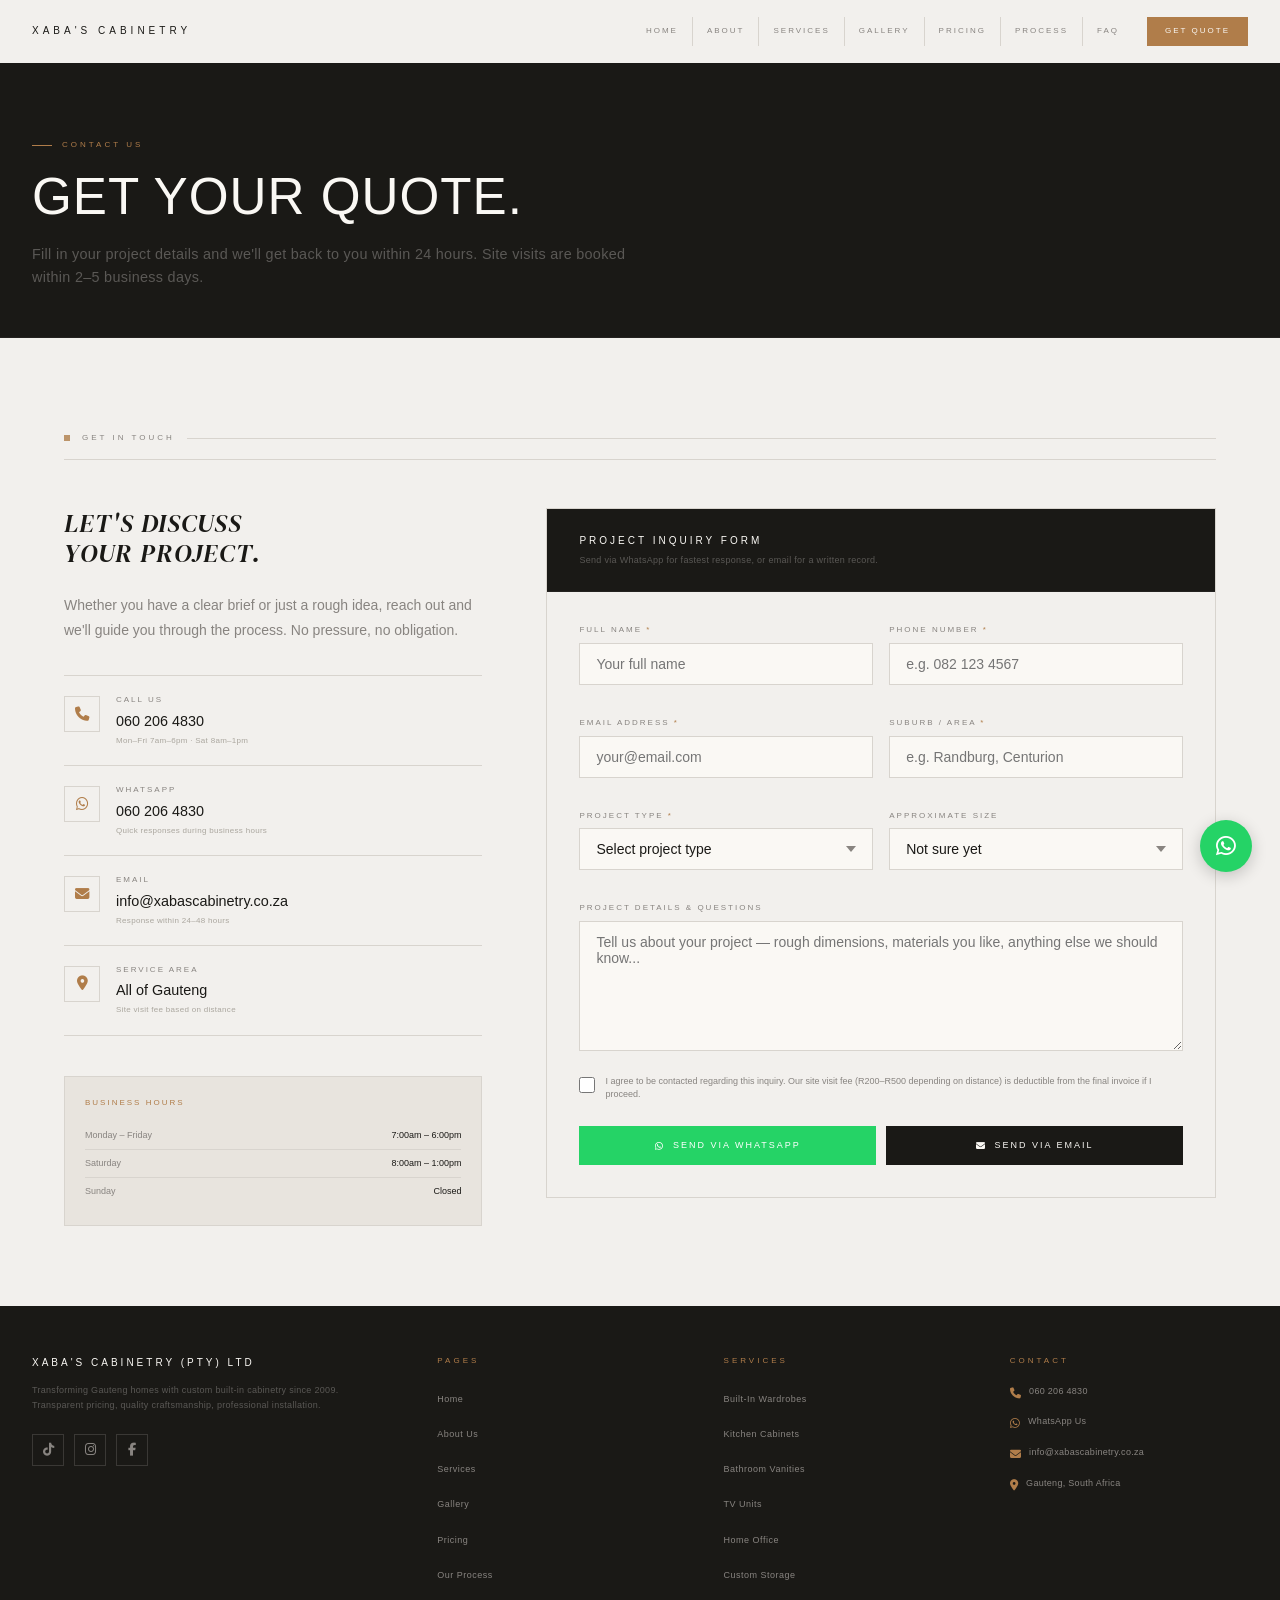
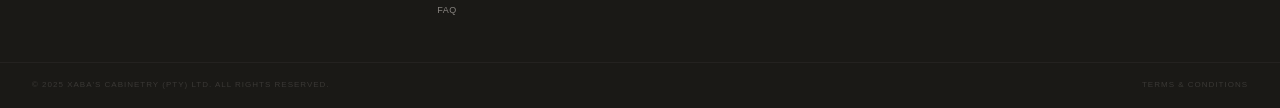
<file: xabas-cabinetry/contact.html>
<!DOCTYPE html>
<html lang="en">
<head>
  <meta charset="UTF-8">
  <meta name="viewport" content="width=device-width, initial-scale=1.0">
  <title>Get a Quote | Xaba's Cabinetry (Pty) Ltd</title>
  <meta name="description" content="Contact Xaba's Cabinetry for a custom built-in cabinetry quote in Gauteng. Call, WhatsApp, or email us.">
  <link rel="stylesheet" href="style.css">
  <link rel="stylesheet" href="https://cdnjs.cloudflare.com/ajax/libs/font-awesome/6.5.0/css/all.min.css">
  <link rel="preconnect" href="https://fonts.googleapis.com">
  <link href="https://fonts.googleapis.com/css2?family=DM+Serif+Display:ital@0;1&display=swap" rel="stylesheet">
  <style>
    .contact-section { padding: var(--section-pad); }
    .contact-layout {
      display: grid;
      grid-template-columns: 1fr 1.6fr;
      gap: 4rem;
      margin-top: 3rem;
      align-items: start;
    }

    /* CONTACT INFO PANEL */
    .contact-info {}
    .contact-info h2 {
      font-size: clamp(1.3rem, 2vw, 1.8rem);
      font-weight: 200;
      text-transform: uppercase;
      letter-spacing: 1px;
      line-height: 1.2;
      margin-bottom: 1.5rem;
      font-family: 'DM Serif Display', serif;
      font-style: italic;
    }
    .contact-info p {
      font-size: 0.875rem;
      color: var(--ash);
      line-height: 1.8;
      margin-bottom: 2rem;
    }
    .contact-methods { list-style: none; margin-bottom: 2.5rem; }
    .contact-method {
      display: flex;
      align-items: flex-start;
      gap: 1rem;
      padding: 1.1rem 0;
      border-bottom: 0.5px solid var(--stone-dark);
    }
    .contact-method:first-child { border-top: 0.5px solid var(--stone-dark); }
    .cm-icon {
      width: 36px; height: 36px;
      border: 0.5px solid var(--stone-dark);
      display: flex; align-items: center; justify-content: center;
      color: var(--amber);
      font-size: 0.9rem;
      flex-shrink: 0;
      margin-top: 2px;
    }
    .cm-content {}
    .cm-label {
      font-size: 8px;
      letter-spacing: 2px;
      text-transform: uppercase;
      color: var(--ash);
      margin-bottom: 3px;
    }
    .cm-value {
      font-size: 0.9rem;
      color: var(--ink);
      font-weight: 300;
    }
    .cm-value a { color: var(--ink); transition: color 0.2s; }
    .cm-value a:hover { color: var(--amber); }
    .cm-sub {
      font-size: 8px;
      color: var(--ash-light);
      margin-top: 2px;
      letter-spacing: 0.3px;
    }

    .hours-block {
      background: var(--stone-mid);
      border: 0.5px solid var(--stone-dark);
      padding: 1.25rem;
    }
    .hours-title {
      font-size: 8px;
      letter-spacing: 2px;
      text-transform: uppercase;
      color: var(--amber);
      margin-bottom: 0.75rem;
    }
    .hours-row {
      display: flex;
      justify-content: space-between;
      padding: 0.4rem 0;
      border-bottom: 0.5px solid var(--stone-dark);
      font-size: 9px;
    }
    .hours-row:last-child { border-bottom: none; }
    .hours-day { color: var(--ash); }
    .hours-time { color: var(--ink); }

    /* FORM */
    .contact-form-wrap {
      background: var(--stone);
      border: 0.5px solid var(--stone-dark);
    }
    .form-header {
      background: var(--ink);
      padding: 1.5rem 2rem;
      border-bottom: 0.5px solid var(--charcoal);
    }
    .form-header h3 {
      font-size: 10px;
      letter-spacing: 3px;
      text-transform: uppercase;
      color: var(--white);
      font-weight: 300;
      margin-bottom: 4px;
    }
    .form-header p {
      font-size: 9px;
      color: var(--mist);
      letter-spacing: 0.3px;
    }
    .form-body { padding: 2rem; }
    .form-row {
      display: grid;
      grid-template-columns: 1fr 1fr;
      gap: 1rem;
      margin-bottom: 1rem;
    }
    .form-group { margin-bottom: 1rem; }
    .form-group label {
      display: block;
      font-size: 8px;
      letter-spacing: 2px;
      text-transform: uppercase;
      color: var(--ash);
      margin-bottom: 6px;
    }
    .form-group label span { color: var(--amber); }
    .form-group input,
    .form-group select,
    .form-group textarea {
      width: 100%;
      padding: 0.75rem 1rem;
      border: 0.5px solid var(--stone-dark);
      background: var(--white);
      font-family: var(--font);
      font-size: 0.875rem;
      color: var(--ink);
      transition: border-color 0.2s;
      appearance: none;
    }
    .form-group input:focus,
    .form-group select:focus,
    .form-group textarea:focus {
      outline: none;
      border-color: var(--amber);
    }
    .form-group textarea { min-height: 130px; resize: vertical; }
    .form-group select {
      background-image: url("data:image/svg+xml,%3Csvg xmlns='http://www.w3.org/2000/svg' width='10' height='6' viewBox='0 0 10 6'%3E%3Cpath d='M0 0l5 6 5-6z' fill='%23888480'/%3E%3C/svg%3E");
      background-repeat: no-repeat;
      background-position: right 1rem center;
      padding-right: 2.5rem;
    }
    .checkbox-row {
      display: flex;
      align-items: flex-start;
      gap: 10px;
      margin-bottom: 1.5rem;
    }
    .checkbox-row input[type="checkbox"] {
      width: 16px; height: 16px;
      flex-shrink: 0;
      margin-top: 2px;
      accent-color: var(--amber);
    }
    .checkbox-row label {
      font-size: 9px;
      color: var(--ash);
      line-height: 1.5;
      cursor: pointer;
    }

    /* SUBMIT BUTTONS */
    .form-submit-row {
      display: grid;
      grid-template-columns: 1fr 1fr;
      gap: 10px;
    }
    .submit-btn {
      width: 100%;
      padding: 0.9rem;
      font-size: 9px;
      letter-spacing: 2px;
      text-transform: uppercase;
      font-family: var(--font);
      cursor: pointer;
      transition: all 0.2s;
      display: flex;
      align-items: center;
      justify-content: center;
      gap: 8px;
      border: none;
    }
    .submit-wa { background: #25D366; color: white; }
    .submit-wa:hover { background: #1da851; }
    .submit-email { background: var(--ink); color: var(--white); }
    .submit-email:hover { background: var(--amber); }

    @media (max-width: 900px) {
      .contact-layout { grid-template-columns: 1fr; gap: 2.5rem; }
      .form-row { grid-template-columns: 1fr; gap: 0; }
      .form-submit-row { grid-template-columns: 1fr; }
    }
  </style>
</head>
<body>
<div id="nav-placeholder"></div>

<div class="page-hero">
  <div class="page-hero-inner">
    <div class="page-hero-eyebrow"><span>Contact us</span></div>
    <h1>Get your quote.</h1>
    <p>Fill in your project details and we'll get back to you within 24 hours. Site visits are booked within 2–5 business days.</p>
  </div>
</div>

<section class="contact-section">
  <div class="container">
    <div class="label section-label">Get in touch</div>
    <div class="contact-layout">

      <!-- INFO -->
      <div class="contact-info">
        <h2>Let's discuss<br><em>your project.</em></h2>
        <p>Whether you have a clear brief or just a rough idea, reach out and we'll guide you through the process. No pressure, no obligation.</p>

        <ul class="contact-methods">
          <li class="contact-method">
            <div class="cm-icon"><i class="fa-solid fa-phone"></i></div>
            <div class="cm-content">
              <div class="cm-label">Call us</div>
              <div class="cm-value"><a href="tel:0602064830">060 206 4830</a></div>
              <div class="cm-sub">Mon–Fri 7am–6pm · Sat 8am–1pm</div>
            </div>
          </li>
          <li class="contact-method">
            <div class="cm-icon"><i class="fa-brands fa-whatsapp"></i></div>
            <div class="cm-content">
              <div class="cm-label">WhatsApp</div>
              <div class="cm-value"><a href="https://wa.me/27602064830" target="_blank">060 206 4830</a></div>
              <div class="cm-sub">Quick responses during business hours</div>
            </div>
          </li>
          <li class="contact-method">
            <div class="cm-icon"><i class="fa-solid fa-envelope"></i></div>
            <div class="cm-content">
              <div class="cm-label">Email</div>
              <div class="cm-value"><a href="mailto:info@xabascabinetry.co.za">info@xabascabinetry.co.za</a></div>
              <div class="cm-sub">Response within 24–48 hours</div>
            </div>
          </li>
          <li class="contact-method">
            <div class="cm-icon"><i class="fa-solid fa-location-dot"></i></div>
            <div class="cm-content">
              <div class="cm-label">Service area</div>
              <div class="cm-value">All of Gauteng</div>
              <div class="cm-sub">Site visit fee based on distance</div>
            </div>
          </li>
        </ul>

        <div class="hours-block">
          <div class="hours-title">Business hours</div>
          <div class="hours-row"><span class="hours-day">Monday – Friday</span><span class="hours-time">7:00am – 6:00pm</span></div>
          <div class="hours-row"><span class="hours-day">Saturday</span><span class="hours-time">8:00am – 1:00pm</span></div>
          <div class="hours-row"><span class="hours-day">Sunday</span><span class="hours-time">Closed</span></div>
        </div>
      </div>

      <!-- FORM -->
      <div class="contact-form-wrap">
        <div class="form-header">
          <h3>Project inquiry form</h3>
          <p>Send via WhatsApp for fastest response, or email for a written record.</p>
        </div>
        <div class="form-body">
          <form id="contactForm">
            <div class="form-row">
              <div class="form-group">
                <label>Full name <span>*</span></label>
                <input type="text" id="name" required placeholder="Your full name">
              </div>
              <div class="form-group">
                <label>Phone number <span>*</span></label>
                <input type="tel" id="phone" required placeholder="e.g. 082 123 4567">
              </div>
            </div>
            <div class="form-row">
              <div class="form-group">
                <label>Email address <span>*</span></label>
                <input type="email" id="email" required placeholder="your@email.com">
              </div>
              <div class="form-group">
                <label>Suburb / area <span>*</span></label>
                <input type="text" id="location" required placeholder="e.g. Randburg, Centurion">
              </div>
            </div>
            <div class="form-row">
              <div class="form-group">
                <label>Project type <span>*</span></label>
                <select id="projectType" required>
                  <option value="">Select project type</option>
                  <option value="Built-In Wardrobe">Built-In Wardrobe</option>
                  <option value="Kitchen Cabinets">Kitchen Cabinets</option>
                  <option value="Bathroom Vanity">Bathroom Vanity</option>
                  <option value="TV Unit">TV Unit</option>
                  <option value="Home Office">Home Office</option>
                  <option value="Custom Storage">Custom Storage</option>
                  <option value="Other">Other</option>
                </select>
              </div>
              <div class="form-group">
                <label>Approximate size</label>
                <select id="projectSize">
                  <option value="Not sure">Not sure yet</option>
                  <option value="Small (under 3m)">Small (under 3m)</option>
                  <option value="Medium (3–6m)">Medium (3–6m)</option>
                  <option value="Large (6m+)">Large (6m+)</option>
                </select>
              </div>
            </div>
            <div class="form-group">
              <label>Project details & questions</label>
              <textarea id="message" placeholder="Tell us about your project — rough dimensions, materials you like, anything else we should know..."></textarea>
            </div>
            <div class="checkbox-row">
              <input type="checkbox" id="consent" required>
              <label for="consent">I agree to be contacted regarding this inquiry. Our site visit fee (R200–R500 depending on distance) is deductible from the final invoice if I proceed.</label>
            </div>
            <div class="form-submit-row">
              <button type="button" class="submit-btn submit-wa" onclick="submitWhatsApp()">
                <i class="fa-brands fa-whatsapp"></i> Send via WhatsApp
              </button>
              <button type="button" class="submit-btn submit-email" onclick="submitEmail()">
                <i class="fa-solid fa-envelope"></i> Send via Email
              </button>
            </div>
          </form>
        </div>
      </div>
    </div>
  </div>
</section>

<div id="footer-placeholder"></div>
<script src="components.js"></script>
<script>
  function getFormData() {
    return {
      name: document.getElementById('name').value.trim(),
      phone: document.getElementById('phone').value.trim(),
      email: document.getElementById('email').value.trim(),
      location: document.getElementById('location').value.trim(),
      projectType: document.getElementById('projectType').value,
      projectSize: document.getElementById('projectSize').value,
      message: document.getElementById('message').value.trim(),
      consent: document.getElementById('consent').checked
    };
  }

  function validateForm(data) {
    if (!data.name || !data.phone || !data.email || !data.location || !data.projectType) {
      alert('Please fill in all required fields.');
      return false;
    }
    if (!data.consent) {
      alert('Please confirm your consent to be contacted.');
      return false;
    }
    return true;
  }

  function submitWhatsApp() {
    const d = getFormData();
    if (!validateForm(d)) return;
    const msg =
      `*New Quote Inquiry — Xaba's Cabinetry*\n\n` +
      `*Name:* ${d.name}\n` +
      `*Phone:* ${d.phone}\n` +
      `*Email:* ${d.email}\n` +
      `*Location:* ${d.location}\n` +
      `*Project Type:* ${d.projectType}\n` +
      `*Project Size:* ${d.projectSize}\n` +
      `*Details:* ${d.message || 'None provided'}`;
    window.open(`https://wa.me/27602064830?text=${encodeURIComponent(msg)}`, '_blank');
  }

  function submitEmail() {
    const d = getFormData();
    if (!validateForm(d)) return;
    const subject = `Quote Inquiry — ${d.projectType} — ${d.location}`;
    const body =
      `New quote inquiry from xabascabinetry.co.za\n\n` +
      `Name: ${d.name}\n` +
      `Phone: ${d.phone}\n` +
      `Email: ${d.email}\n` +
      `Location: ${d.location}\n` +
      `Project Type: ${d.projectType}\n` +
      `Project Size: ${d.projectSize}\n\n` +
      `Details:\n${d.message || 'None provided'}`;
    window.location.href = `mailto:info@xabascabinetry.co.za?subject=${encodeURIComponent(subject)}&body=${encodeURIComponent(body)}`;
  }
</script>
</body>
</html>
</file>
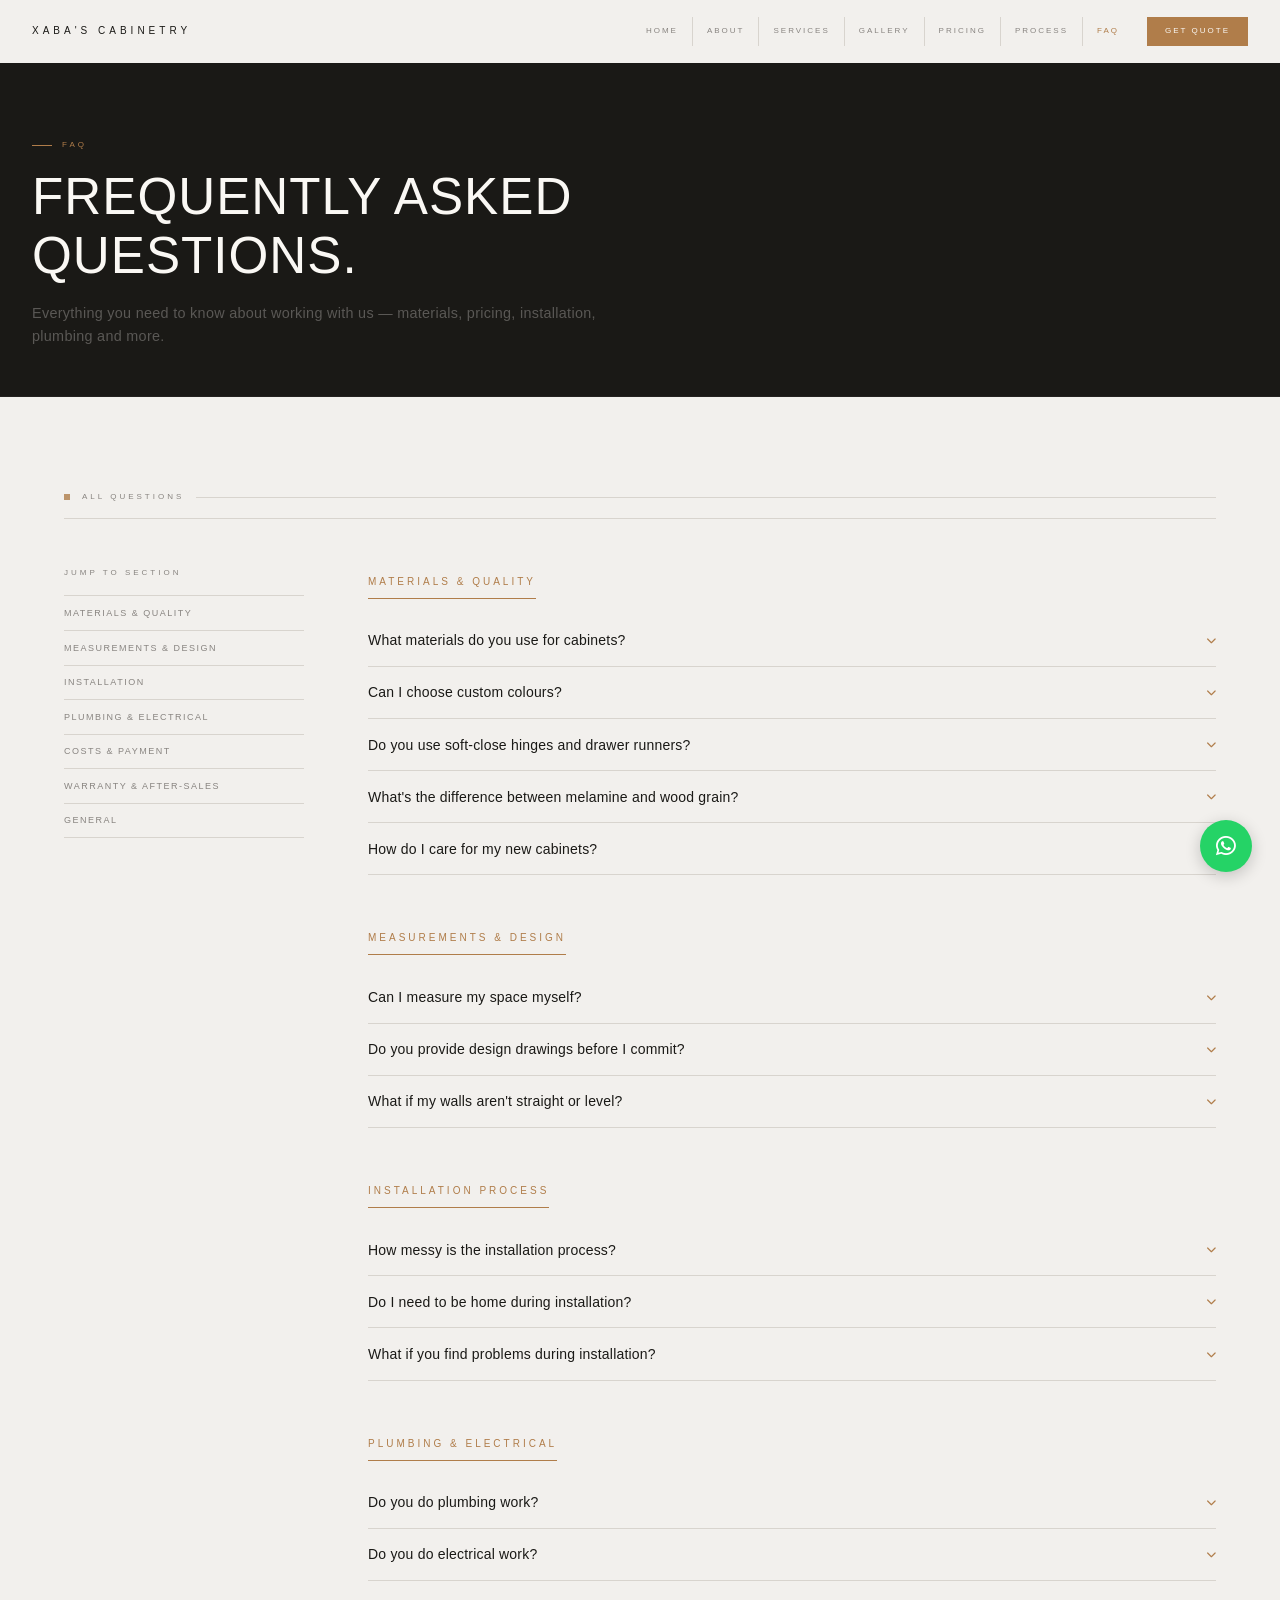
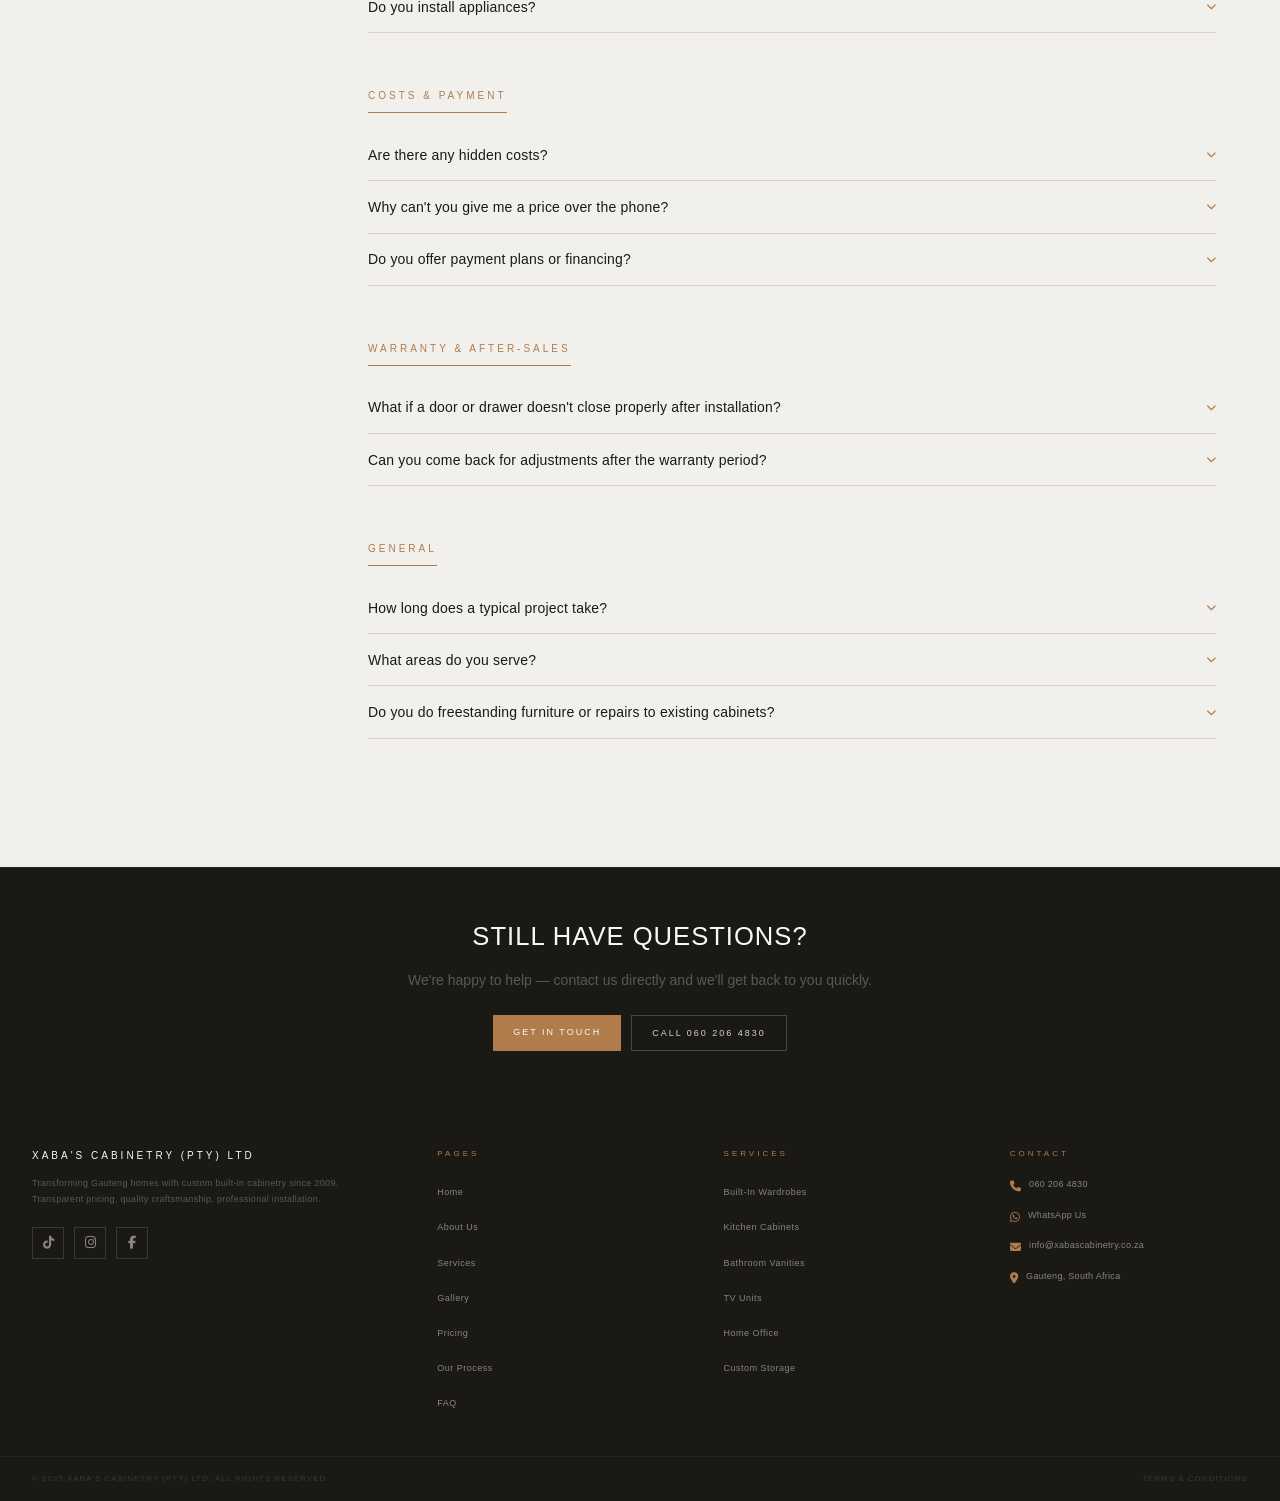
<file: xabas-cabinetry/faq.html>
<!DOCTYPE html>
<html lang="en">
<head>
  <meta charset="UTF-8">
  <meta name="viewport" content="width=device-width, initial-scale=1.0">
  <title>FAQ | Xaba's Cabinetry (Pty) Ltd</title>
  <meta name="description" content="Frequently asked questions about custom built-in cabinetry — materials, pricing, installation, plumbing and more.">
  <link rel="stylesheet" href="style.css">
  <link rel="stylesheet" href="https://cdnjs.cloudflare.com/ajax/libs/font-awesome/6.5.0/css/all.min.css">
  <link rel="preconnect" href="https://fonts.googleapis.com">
  <link href="https://fonts.googleapis.com/css2?family=DM+Serif+Display:ital@0;1&display=swap" rel="stylesheet">
  <style>
    .faq-section { padding: var(--section-pad); }
    .faq-layout {
      display: grid;
      grid-template-columns: 240px 1fr;
      gap: 4rem;
      margin-top: 3rem;
      align-items: start;
    }

    /* SIDEBAR NAV */
    .faq-nav { position: sticky; top: calc(var(--nav-h) + 2rem); }
    .faq-nav-label {
      font-size: 8px;
      letter-spacing: 3px;
      text-transform: uppercase;
      color: var(--ash);
      margin-bottom: 1rem;
    }
    .faq-nav-list { list-style: none; }
    .faq-nav-item a {
      display: block;
      font-size: 9px;
      letter-spacing: 1.5px;
      text-transform: uppercase;
      color: var(--ash);
      padding: 0.6rem 0;
      border-bottom: 0.5px solid var(--stone-dark);
      transition: color 0.2s;
    }
    .faq-nav-item:first-child a { border-top: 0.5px solid var(--stone-dark); }
    .faq-nav-item a:hover { color: var(--amber); }

    /* FAQ GROUPS */
    .faq-group { margin-bottom: 3rem; }
    .faq-group-title {
      font-size: 10px;
      letter-spacing: 3px;
      text-transform: uppercase;
      color: var(--amber);
      margin-bottom: 1rem;
      padding-bottom: 0.5rem;
      border-bottom: 1px solid var(--amber);
      display: inline-block;
    }

    /* ACCORDION */
    .faq-item { border-bottom: 0.5px solid var(--stone-dark); }
    .faq-item:first-of-type { border-top: 0.5px solid var(--stone-dark); }
    .faq-question {
      width: 100%;
      text-align: left;
      padding: 1.1rem 0;
      display: flex;
      justify-content: space-between;
      align-items: center;
      gap: 1rem;
      background: none;
      border: none;
      cursor: pointer;
      font-family: var(--font);
    }
    .faq-question span:first-child {
      font-size: 0.875rem;
      color: var(--ink);
      font-weight: 300;
      letter-spacing: 0.2px;
      text-align: left;
    }
    .faq-icon {
      font-size: 10px;
      color: var(--amber);
      flex-shrink: 0;
      transition: transform 0.3s;
    }
    .faq-item.open .faq-icon { transform: rotate(180deg); }
    .faq-item.open .faq-question span:first-child { color: var(--amber); }
    .faq-answer {
      display: none;
      padding: 0 0 1.25rem;
    }
    .faq-item.open .faq-answer { display: block; }
    .faq-answer p {
      font-size: 0.875rem;
      color: var(--ash);
      line-height: 1.8;
      margin-bottom: 0.5rem;
    }
    .faq-answer p:last-child { margin-bottom: 0; }
    .faq-answer strong { color: var(--ink); font-weight: 500; }

    .faq-cta {
      background: var(--ink);
      padding: 3rem 2rem;
      text-align: center;
      border-top: 0.5px solid var(--charcoal);
    }
    .faq-cta h2 {
      font-size: clamp(1.3rem, 2vw, 1.8rem);
      color: var(--white);
      font-weight: 200;
      text-transform: uppercase;
      letter-spacing: 1px;
      margin-bottom: 0.75rem;
    }
    .faq-cta p { font-size: 0.875rem; color: var(--mist); margin-bottom: 1.5rem; }
    .btn-group { display: flex; gap: 10px; justify-content: center; flex-wrap: wrap; }

    @media (max-width: 900px) {
      .faq-layout { grid-template-columns: 1fr; gap: 2rem; }
      .faq-nav { position: static; }
    }
  </style>
</head>
<body>
<div id="nav-placeholder"></div>

<div class="page-hero">
  <div class="page-hero-inner">
    <div class="page-hero-eyebrow"><span>FAQ</span></div>
    <h1>Frequently asked<br>questions.</h1>
    <p>Everything you need to know about working with us — materials, pricing, installation, plumbing and more.</p>
  </div>
</div>

<section class="faq-section">
  <div class="container">
    <div class="label section-label">All questions</div>
    <div class="faq-layout">

      <nav class="faq-nav">
        <div class="faq-nav-label">Jump to section</div>
        <ul class="faq-nav-list">
          <li class="faq-nav-item"><a href="#materials">Materials & quality</a></li>
          <li class="faq-nav-item"><a href="#measurements">Measurements & design</a></li>
          <li class="faq-nav-item"><a href="#installation">Installation</a></li>
          <li class="faq-nav-item"><a href="#plumbing">Plumbing & electrical</a></li>
          <li class="faq-nav-item"><a href="#costs">Costs & payment</a></li>
          <li class="faq-nav-item"><a href="#warranty">Warranty & after-sales</a></li>
          <li class="faq-nav-item"><a href="#general">General</a></li>
        </ul>
      </nav>

      <div class="faq-content">

        <div class="faq-group" id="materials">
          <div class="faq-group-title">Materials & quality</div>

          <div class="faq-item">
            <button class="faq-question" onclick="toggleFaq(this)">
              <span>What materials do you use for cabinets?</span>
              <span class="faq-icon"><i class="fa-solid fa-chevron-down"></i></span>
            </button>
            <div class="faq-answer">
              <p>We offer a range of quality materials to suit different budgets and aesthetics: <strong>melamine board</strong> (durable, easy to clean, available in a wide range of solid colours and wood-grain finishes), <strong>wood grain finishes</strong> (realistic wood appearance at affordable prices), and <strong>high gloss options</strong> for a more contemporary look.</p>
              <p>All installations include soft-close European hinges and drawer runners as standard. All materials meet industry standards and come with supplier warranties.</p>
            </div>
          </div>

          <div class="faq-item">
            <button class="faq-question" onclick="toggleFaq(this)">
              <span>Can I choose custom colours?</span>
              <span class="faq-icon"><i class="fa-solid fa-chevron-down"></i></span>
            </button>
            <div class="faq-answer">
              <p>Yes. We offer a wide range of colours and finishes. During your site visit, we'll bring material samples so you can see the options in your actual space with your lighting — that makes all the difference. Custom colour matching is also available for certain materials.</p>
            </div>
          </div>

          <div class="faq-item">
            <button class="faq-question" onclick="toggleFaq(this)">
              <span>Do you use soft-close hinges and drawer runners?</span>
              <span class="faq-icon"><i class="fa-solid fa-chevron-down"></i></span>
            </button>
            <div class="faq-answer">
              <p>Yes — soft-close hinges and drawer runners are included as standard in every installation. They're more durable, operate smoothly, and eliminate slamming. It's not an optional extra with us.</p>
            </div>
          </div>

          <div class="faq-item">
            <button class="faq-question" onclick="toggleFaq(this)">
              <span>What's the difference between melamine and wood grain?</span>
              <span class="faq-icon"><i class="fa-solid fa-chevron-down"></i></span>
            </button>
            <div class="faq-answer">
              <p><strong>Melamine</strong> comes in solid colours (white, grey, black, and many more). Very durable, easy to clean, and the most affordable option. <strong>Wood grain</strong> uses a realistic wood-look finish on a melamine base — same durability, slightly warmer aesthetic, marginally higher cost. Both are excellent choices; it comes down to your style preference and budget.</p>
            </div>
          </div>

          <div class="faq-item">
            <button class="faq-question" onclick="toggleFaq(this)">
              <span>How do I care for my new cabinets?</span>
              <span class="faq-icon"><i class="fa-solid fa-chevron-down"></i></span>
            </button>
            <div class="faq-answer">
              <p><strong>Daily care:</strong> Wipe with a damp cloth and mild detergent, then dry immediately. Never leave standing water on surfaces or around edges. Avoid abrasive cleaners, harsh chemicals, or bleach. Avoid direct heat exposure. With proper care, your cabinetry will look great for many years.</p>
            </div>
          </div>
        </div>

        <div class="faq-group" id="measurements">
          <div class="faq-group-title">Measurements & design</div>

          <div class="faq-item">
            <button class="faq-question" onclick="toggleFaq(this)">
              <span>Can I measure my space myself?</span>
              <span class="faq-icon"><i class="fa-solid fa-chevron-down"></i></span>
            </button>
            <div class="faq-answer">
              <p>You can provide rough measurements to give us a general idea, but we always take professional measurements during the site visit. Walls are rarely perfectly straight, ceilings can vary in height, and there are often hidden obstacles that affect the design. Accurate measurements are critical — mistakes are expensive to fix.</p>
            </div>
          </div>

          <div class="faq-item">
            <button class="faq-question" onclick="toggleFaq(this)">
              <span>Do you provide design drawings before I commit?</span>
              <span class="faq-icon"><i class="fa-solid fa-chevron-down"></i></span>
            </button>
            <div class="faq-answer">
              <p>Yes. After the site visit, we include a basic layout drawing with your quote showing the general configuration. Detailed technical drawings are finalised once you approve the quote and pay the deposit.</p>
            </div>
          </div>

          <div class="faq-item">
            <button class="faq-question" onclick="toggleFaq(this)">
              <span>What if my walls aren't straight or level?</span>
              <span class="faq-icon"><i class="fa-solid fa-chevron-down"></i></span>
            </button>
            <div class="faq-answer">
              <p>This is very common and completely manageable. Professional installation includes levelling (units installed perfectly level regardless of the floor), scribing (cabinets fitted to follow wall contours), and shimming (gaps properly filled and units securely fixed). Working with imperfect spaces to deliver perfect results is part of the job.</p>
            </div>
          </div>
        </div>

        <div class="faq-group" id="installation">
          <div class="faq-group-title">Installation process</div>

          <div class="faq-item">
            <button class="faq-question" onclick="toggleFaq(this)">
              <span>How messy is the installation process?</span>
              <span class="faq-icon"><i class="fa-solid fa-chevron-down"></i></span>
            </button>
            <div class="faq-answer">
              <p>We take cleanliness seriously. Dust sheets are used to protect floors and surroundings throughout the job. At the end of each working day, we do a full site cleanup. On completion, we do a thorough cleanup including vacuuming and waste removal. There will be some dust and disruption — that's unavoidable — but we minimise it and clean up properly.</p>
            </div>
          </div>

          <div class="faq-item">
            <button class="faq-question" onclick="toggleFaq(this)">
              <span>Do I need to be home during installation?</span>
              <span class="faq-icon"><i class="fa-solid fa-chevron-down"></i></span>
            </button>
            <div class="faq-answer">
              <p>Not for the entire time. On the first day, it's good to be present. During the rest of the project, someone should provide access and be available for any questions. On the final day, you must be present for the inspection and sign-off. If you can't be home, a responsible adult can grant access on your behalf.</p>
            </div>
          </div>

          <div class="faq-item">
            <button class="faq-question" onclick="toggleFaq(this)">
              <span>What if you find problems during installation?</span>
              <span class="faq-icon"><i class="fa-solid fa-chevron-down"></i></span>
            </button>
            <div class="faq-answer">
              <p>If we discover hidden issues (rot, water damage, structural problems), we stop work immediately and inform you. We'll show you the problem, explain your options, and provide a quote for any additional work required. We get your written approval before proceeding with anything outside the original scope. No surprise charges.</p>
            </div>
          </div>
        </div>

        <div class="faq-group" id="plumbing">
          <div class="faq-group-title">Plumbing & electrical</div>

          <div class="faq-item">
            <button class="faq-question" onclick="toggleFaq(this)">
              <span>Do you do plumbing work?</span>
              <span class="faq-icon"><i class="fa-solid fa-chevron-down"></i></span>
            </button>
            <div class="faq-answer">
              <p><strong>Included:</strong> Reconnecting existing plumbing (sink, dishwasher connections). <strong>Not included:</strong> Moving pipes, installing new water points, gas connections, or any alterations requiring a licensed plumber. If plumbing alterations are needed, we can recommend qualified plumbers.</p>
            </div>
          </div>

          <div class="faq-item">
            <button class="faq-question" onclick="toggleFaq(this)">
              <span>Do you do electrical work?</span>
              <span class="faq-icon"><i class="fa-solid fa-chevron-down"></i></span>
            </button>
            <div class="faq-answer">
              <p><strong>Included:</strong> Reconnecting existing appliance plugs (oven, hob, extractor). <strong>Not included:</strong> Installing new electrical points, moving outlets, or any wiring changes. Electrical alterations must be done by a certified electrician for safety and legal compliance.</p>
            </div>
          </div>

          <div class="faq-item">
            <button class="faq-question" onclick="toggleFaq(this)">
              <span>Do you install appliances?</span>
              <span class="faq-icon"><i class="fa-solid fa-chevron-down"></i></span>
            </button>
            <div class="faq-answer">
              <p><strong>We will:</strong> Create cutouts and spaces for built-in appliances, install built-in ovens and microwaves into cabinetry, and connect existing appliance plugs to outlets. <strong>We won't:</strong> Install gas hobs (requires a licensed gas fitter), do new electrical wiring, or handle appliance warranties. Appliances must be on-site before installation begins.</p>
            </div>
          </div>
        </div>

        <div class="faq-group" id="costs">
          <div class="faq-group-title">Costs & payment</div>

          <div class="faq-item">
            <button class="faq-question" onclick="toggleFaq(this)">
              <span>Are there any hidden costs?</span>
              <span class="faq-icon"><i class="fa-solid fa-chevron-down"></i></span>
            </button>
            <div class="faq-answer">
              <p>No. Our quotes are fully itemised — materials (with markup explained), labour, transport, demolition (if applicable), and sundries. The only additional costs would be unforeseen issues discovered during work, and we always get your approval before proceeding with any extras.</p>
            </div>
          </div>

          <div class="faq-item">
            <button class="faq-question" onclick="toggleFaq(this)">
              <span>Why can't you give me a price over the phone?</span>
              <span class="faq-icon"><i class="fa-solid fa-chevron-down"></i></span>
            </button>
            <div class="faq-answer">
              <p>Cabinet pricing depends entirely on your project's linear meterage and the materials you choose. Giving a phone estimate would mean giving you a guess — which protects neither of us. We'd rather give you an accurate price after seeing your actual space.</p>
            </div>
          </div>

          <div class="faq-item">
            <button class="faq-question" onclick="toggleFaq(this)">
              <span>Do you offer payment plans or financing?</span>
              <span class="faq-icon"><i class="fa-solid fa-chevron-down"></i></span>
            </button>
            <div class="faq-answer">
              <p>We work with a standard 50/40/10 payment structure. For larger projects or special circumstances, adjusted payment schedules can be discussed. We don't offer formal financing, but we can discuss phasing the project to spread costs over time.</p>
            </div>
          </div>
        </div>

        <div class="faq-group" id="warranty">
          <div class="faq-group-title">Warranty & after-sales</div>

          <div class="faq-item">
            <button class="faq-question" onclick="toggleFaq(this)">
              <span>What if a door or drawer doesn't close properly after installation?</span>
              <span class="faq-icon"><i class="fa-solid fa-chevron-down"></i></span>
            </button>
            <div class="faq-answer">
              <p>Minor adjustments are normal as hinges and runners settle during the first few weeks. This is covered under warranty — just contact us and we'll come back to make the adjustments at no charge.</p>
            </div>
          </div>

          <div class="faq-item">
            <button class="faq-question" onclick="toggleFaq(this)">
              <span>Can you come back for adjustments after the warranty period?</span>
              <span class="faq-icon"><i class="fa-solid fa-chevron-down"></i></span>
            </button>
            <div class="faq-answer">
              <p>We're available for repairs and adjustments after the warranty period (charged at an hourly rate). Minor tweaks like hinge adjustments may be done at no charge depending on the circumstances. We want you to be happy with your cabinetry long-term.</p>
            </div>
          </div>
        </div>

        <div class="faq-group" id="general">
          <div class="faq-group-title">General</div>

          <div class="faq-item">
            <button class="faq-question" onclick="toggleFaq(this)">
              <span>How long does a typical project take?</span>
              <span class="faq-icon"><i class="fa-solid fa-chevron-down"></i></span>
            </button>
            <div class="faq-answer">
              <p>Installation time depends on project size: small vanity (1–2 days), standard wardrobe 3–4m (2–3 days), medium kitchen 5–7m (3–5 days), large kitchen 8m+ (5–7 days). Total timeline from first contact to completion is typically 2–4 weeks, including the quote process and materials delivery.</p>
            </div>
          </div>

          <div class="faq-item">
            <button class="faq-question" onclick="toggleFaq(this)">
              <span>What areas do you serve?</span>
              <span class="faq-icon"><i class="fa-solid fa-chevron-down"></i></span>
            </button>
            <div class="faq-answer">
              <p>We serve all of Gauteng. The site visit fee (R200–R500) is based on distance from our base. Contact us with your area and we'll confirm the applicable call-out fee.</p>
            </div>
          </div>

          <div class="faq-item">
            <button class="faq-question" onclick="toggleFaq(this)">
              <span>Do you do freestanding furniture or repairs to existing cabinets?</span>
              <span class="faq-icon"><i class="fa-solid fa-chevron-down"></i></span>
            </button>
            <div class="faq-answer">
              <p>No — we specialise exclusively in custom built-in cabinetry that is permanently fitted to your space. We don't make or sell freestanding furniture, and we don't offer repair or modification services for existing cabinetry not installed by us.</p>
            </div>
          </div>
        </div>

      </div>
    </div>
  </div>
</section>

<div class="faq-cta">
  <h2>Still have questions?</h2>
  <p>We're happy to help — contact us directly and we'll get back to you quickly.</p>
  <div class="btn-group">
    <a href="contact.html" class="btn btn-amber">Get in Touch</a>
    <a href="tel:0602064830" class="btn btn-outline-light">Call 060 206 4830</a>
  </div>
</div>

<div id="footer-placeholder"></div>
<script src="components.js"></script>
<script>
  function toggleFaq(btn) {
    const item = btn.parentElement;
    const isOpen = item.classList.contains('open');
    document.querySelectorAll('.faq-item.open').forEach(el => el.classList.remove('open'));
    if (!isOpen) item.classList.add('open');
  }
</script>
</body>
</html>
</file>
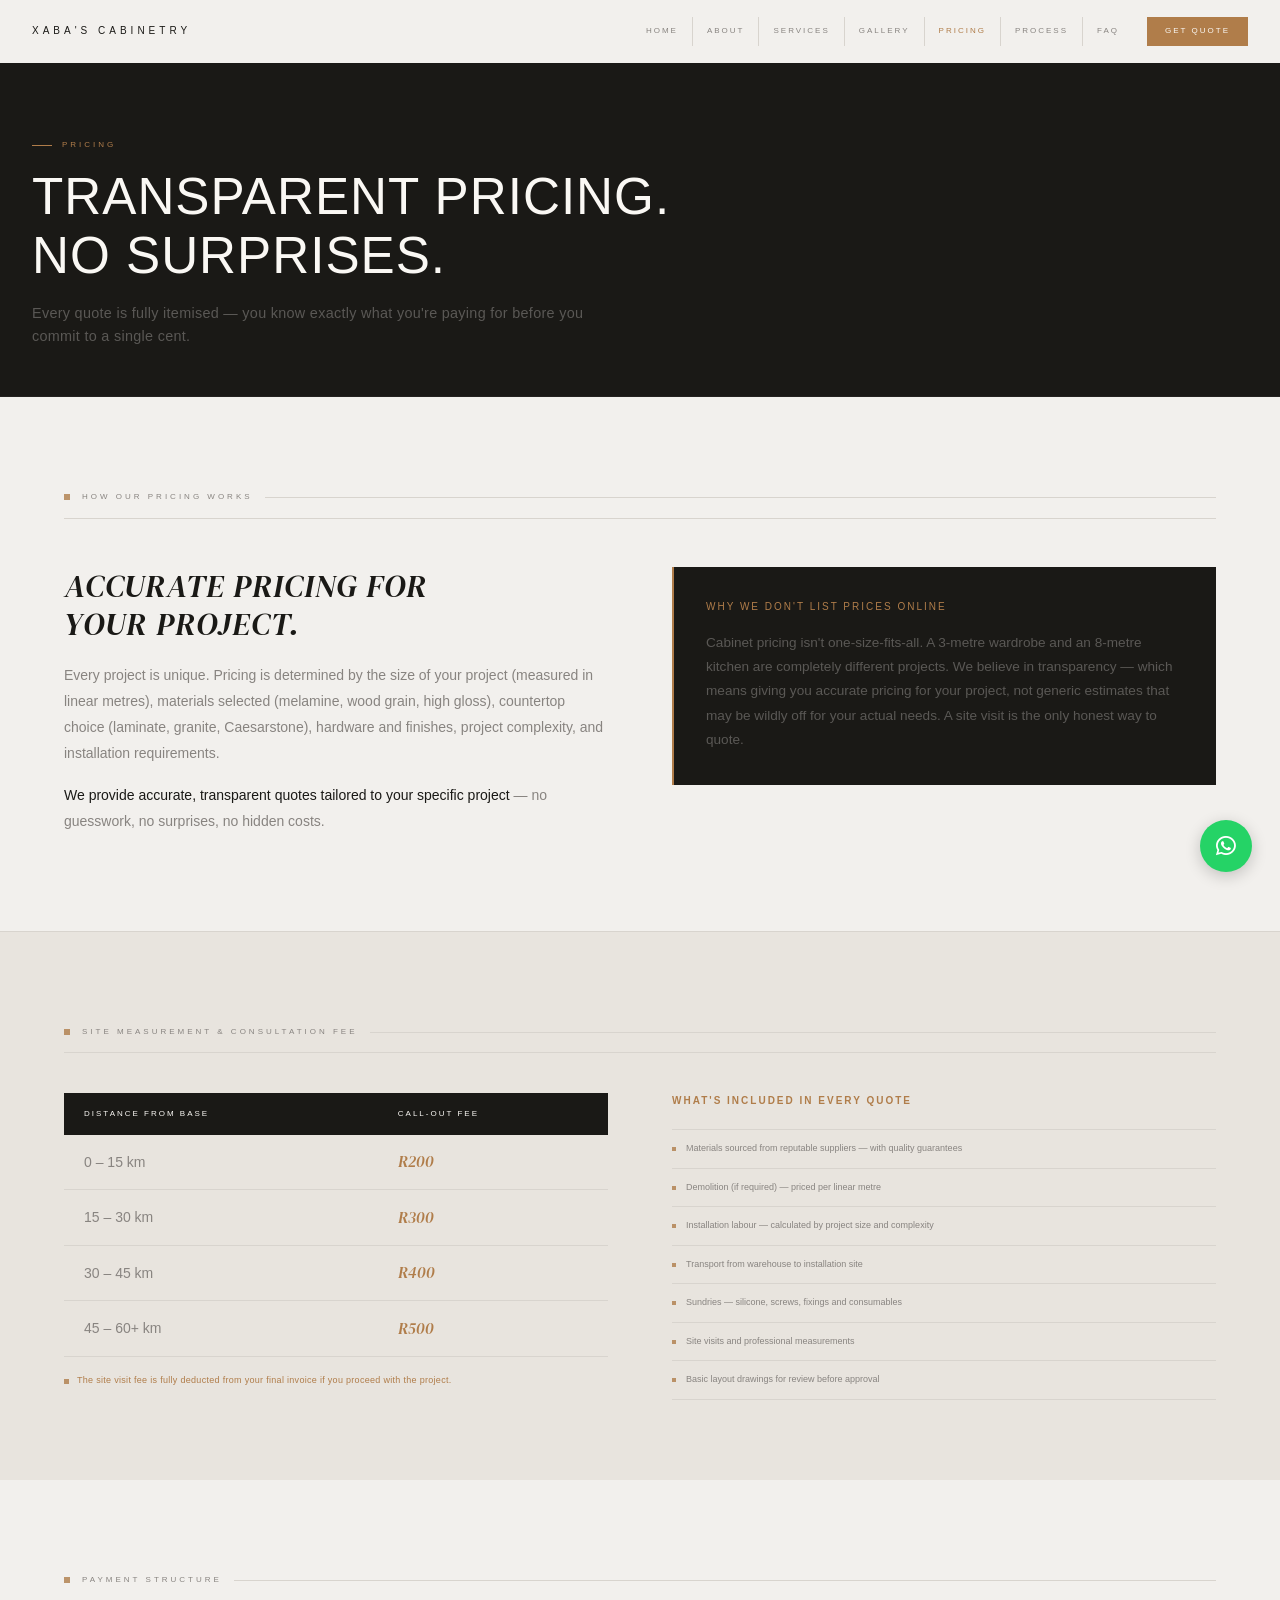
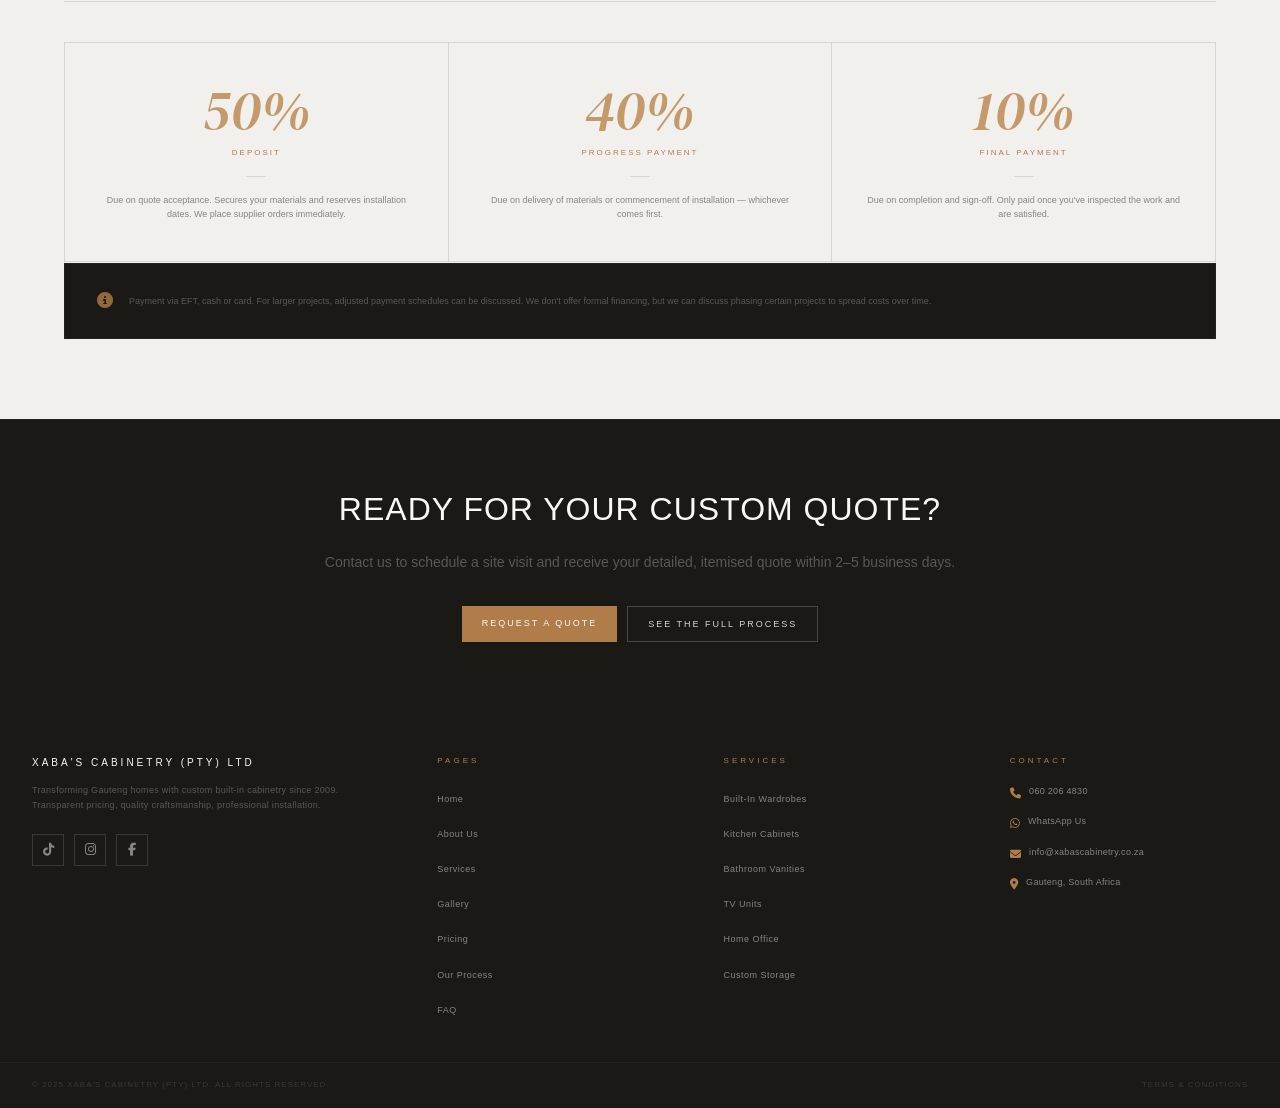
<file: xabas-cabinetry/pricing.html>
<!DOCTYPE html>
<html lang="en">
<head>
  <meta charset="UTF-8">
  <meta name="viewport" content="width=device-width, initial-scale=1.0">
  <title>Pricing | Xaba's Cabinetry (Pty) Ltd</title>
  <meta name="description" content="Transparent pricing for custom built-in cabinetry in Gauteng. Site visit fees, payment terms and what's included in every quote.">
  <link rel="stylesheet" href="style.css">
  <link rel="stylesheet" href="https://cdnjs.cloudflare.com/ajax/libs/font-awesome/6.5.0/css/all.min.css">
  <link rel="preconnect" href="https://fonts.googleapis.com">
  <link href="https://fonts.googleapis.com/css2?family=DM+Serif+Display:ital@0;1&display=swap" rel="stylesheet">
  <style>
    .pricing-section { padding: var(--section-pad); }
    .pricing-intro {
      display: grid;
      grid-template-columns: 1fr 1fr;
      gap: 4rem;
      margin-top: 3rem;
      align-items: start;
    }
    .pricing-intro-text h2 {
      font-size: clamp(1.5rem, 2.5vw, 2rem);
      font-weight: 200;
      text-transform: uppercase;
      letter-spacing: 1px;
      line-height: 1.2;
      margin-bottom: 1.25rem;
      font-family: 'DM Serif Display', serif;
      font-style: italic;
    }
    .pricing-intro-text p {
      font-size: 0.875rem;
      color: var(--ash);
      line-height: 1.85;
      margin-bottom: 1rem;
    }
    .pricing-intro-text strong { color: var(--ink); font-weight: 500; }
    .why-no-prices {
      background: var(--ink);
      padding: 2rem;
      border-left: 2px solid var(--amber);
    }
    .why-no-prices h3 {
      font-size: 10px;
      letter-spacing: 2px;
      text-transform: uppercase;
      color: var(--amber);
      font-weight: 400;
      margin-bottom: 1rem;
    }
    .why-no-prices p {
      font-size: 0.85rem;
      color: var(--mist);
      line-height: 1.8;
    }

    /* CALLOUT FEE TABLE */
    .callout-section {
      padding: var(--section-pad);
      background: var(--stone-mid);
      border-top: 0.5px solid var(--stone-dark);
    }
    .callout-grid {
      display: grid;
      grid-template-columns: 1fr 1fr;
      gap: 4rem;
      margin-top: 2.5rem;
      align-items: start;
    }
    .price-table { width: 100%; border-collapse: collapse; }
    .price-table thead tr {
      background: var(--ink);
    }
    .price-table th {
      padding: 0.9rem 1.25rem;
      text-align: left;
      font-size: 8px;
      letter-spacing: 2px;
      text-transform: uppercase;
      color: var(--white);
      font-weight: 300;
    }
    .price-table td {
      padding: 0.9rem 1.25rem;
      font-size: 0.875rem;
      border-bottom: 0.5px solid var(--stone-dark);
      color: var(--ash);
    }
    .price-table td:last-child {
      color: var(--amber);
      font-weight: 400;
      font-family: 'DM Serif Display', serif;
      font-size: 1rem;
      font-style: italic;
    }
    .price-table tbody tr:hover { background: var(--stone); }
    .callout-note {
      margin-top: 1rem;
      display: flex;
      align-items: flex-start;
      gap: 8px;
    }
    .callout-note::before {
      content: '';
      width: 5px; height: 5px;
      background: var(--amber);
      flex-shrink: 0;
      margin-top: 6px;
      opacity: 0.8;
    }
    .callout-note p {
      font-size: 9px;
      color: var(--amber);
      line-height: 1.6;
      letter-spacing: 0.3px;
    }
    .callout-right h3 {
      font-size: 10px;
      letter-spacing: 2px;
      text-transform: uppercase;
      color: var(--amber);
      margin-bottom: 1.25rem;
    }
    .includes-list { list-style: none; }
    .includes-item {
      display: flex;
      align-items: flex-start;
      gap: 10px;
      padding: 0.75rem 0;
      border-bottom: 0.5px solid var(--stone-dark);
      font-size: 9px;
      color: var(--ash);
      line-height: 1.5;
    }
    .includes-item:first-child { border-top: 0.5px solid var(--stone-dark); }
    .includes-item::before {
      content: '';
      width: 4px; height: 4px;
      background: var(--amber);
      flex-shrink: 0;
      margin-top: 5px;
      opacity: 0.8;
    }

    /* PAYMENT TERMS */
    .payment-section { padding: var(--section-pad); }
    .payment-grid {
      display: grid;
      grid-template-columns: repeat(3, 1fr);
      gap: 1px;
      background: var(--stone-dark);
      border: 0.5px solid var(--stone-dark);
      margin-top: 2.5rem;
    }
    .payment-card {
      background: var(--stone);
      padding: 2.5rem 2rem;
      text-align: center;
    }
    .payment-pct {
      font-size: 3.5rem;
      color: var(--amber-light);
      font-family: 'DM Serif Display', serif;
      font-style: italic;
      line-height: 1;
      margin-bottom: 0.5rem;
    }
    .payment-label {
      font-size: 8px;
      letter-spacing: 2px;
      text-transform: uppercase;
      color: var(--amber);
      margin-bottom: 1rem;
    }
    .payment-when {
      font-size: 9px;
      color: var(--ash);
      line-height: 1.6;
    }
    .payment-divider {
      width: 20px; height: 1px;
      background: var(--stone-dark);
      margin: 1rem auto;
    }
    .payment-note {
      background: var(--ink);
      padding: 1.5rem 2rem;
      border: 0.5px solid var(--charcoal);
      margin-top: 1px;
      display: flex;
      align-items: center;
      gap: 1rem;
    }
    .payment-note-icon { color: var(--amber); opacity: 0.8; flex-shrink: 0; }
    .payment-note p { font-size: 9px; color: var(--mist); line-height: 1.6; }

    .pricing-cta {
      background: var(--ink);
      padding: 4rem 2rem;
      text-align: center;
      border-top: 0.5px solid var(--charcoal);
    }
    .pricing-cta h2 {
      font-size: clamp(1.4rem, 2.5vw, 2rem);
      color: var(--white);
      font-weight: 200;
      text-transform: uppercase;
      letter-spacing: 1px;
      margin-bottom: 1rem;
    }
    .pricing-cta p { font-size: 0.875rem; color: var(--mist); margin-bottom: 2rem; }
    .btn-group { display: flex; gap: 10px; justify-content: center; flex-wrap: wrap; }

    @media (max-width: 900px) {
      .pricing-intro, .callout-grid { grid-template-columns: 1fr; gap: 2rem; }
      .payment-grid { grid-template-columns: 1fr; }
    }
  </style>
</head>
<body>
<div id="nav-placeholder"></div>

<div class="page-hero">
  <div class="page-hero-inner">
    <div class="page-hero-eyebrow"><span>Pricing</span></div>
    <h1>Transparent pricing.<br>No surprises.</h1>
    <p>Every quote is fully itemised — you know exactly what you're paying for before you commit to a single cent.</p>
  </div>
</div>

<section class="pricing-section">
  <div class="container">
    <div class="label section-label">How our pricing works</div>
    <div class="pricing-intro">
      <div class="pricing-intro-text">
        <h2>Accurate pricing for<br><em>your project.</em></h2>
        <p>Every project is unique. Pricing is determined by the size of your project (measured in linear metres), materials selected (melamine, wood grain, high gloss), countertop choice (laminate, granite, Caesarstone), hardware and finishes, project complexity, and installation requirements.</p>
        <p><strong>We provide accurate, transparent quotes tailored to your specific project</strong> — no guesswork, no surprises, no hidden costs.</p>
      </div>
      <div class="why-no-prices">
        <h3>Why we don't list prices online</h3>
        <p>Cabinet pricing isn't one-size-fits-all. A 3-metre wardrobe and an 8-metre kitchen are completely different projects. We believe in transparency — which means giving you accurate pricing for your project, not generic estimates that may be wildly off for your actual needs. A site visit is the only honest way to quote.</p>
      </div>
    </div>
  </div>
</section>

<section class="callout-section">
  <div class="container">
    <div class="label section-label">Site measurement & consultation fee</div>
    <div class="callout-grid">
      <div>
        <table class="price-table">
          <thead>
            <tr>
              <th>Distance from base</th>
              <th>Call-out fee</th>
            </tr>
          </thead>
          <tbody>
            <tr><td>0 – 15 km</td><td>R200</td></tr>
            <tr><td>15 – 30 km</td><td>R300</td></tr>
            <tr><td>30 – 45 km</td><td>R400</td></tr>
            <tr><td>45 – 60+ km</td><td>R500</td></tr>
          </tbody>
        </table>
        <div class="callout-note">
          <p>The site visit fee is fully deducted from your final invoice if you proceed with the project.</p>
        </div>
      </div>
      <div class="callout-right">
        <h3>What's included in every quote</h3>
        <ul class="includes-list">
          <li class="includes-item">Materials sourced from reputable suppliers — with quality guarantees</li>
          <li class="includes-item">Demolition (if required) — priced per linear metre</li>
          <li class="includes-item">Installation labour — calculated by project size and complexity</li>
          <li class="includes-item">Transport from warehouse to installation site</li>
          <li class="includes-item">Sundries — silicone, screws, fixings and consumables</li>
          <li class="includes-item">Site visits and professional measurements</li>
          <li class="includes-item">Basic layout drawings for review before approval</li>
        </ul>
      </div>
    </div>
  </div>
</section>

<section class="payment-section">
  <div class="container">
    <div class="label section-label">Payment structure</div>
    <div class="payment-grid">
      <div class="payment-card">
        <div class="payment-pct">50%</div>
        <div class="payment-label">Deposit</div>
        <div class="payment-divider"></div>
        <div class="payment-when">Due on quote acceptance. Secures your materials and reserves installation dates. We place supplier orders immediately.</div>
      </div>
      <div class="payment-card">
        <div class="payment-pct">40%</div>
        <div class="payment-label">Progress Payment</div>
        <div class="payment-divider"></div>
        <div class="payment-when">Due on delivery of materials or commencement of installation — whichever comes first.</div>
      </div>
      <div class="payment-card">
        <div class="payment-pct">10%</div>
        <div class="payment-label">Final Payment</div>
        <div class="payment-divider"></div>
        <div class="payment-when">Due on completion and sign-off. Only paid once you've inspected the work and are satisfied.</div>
      </div>
    </div>
    <div class="payment-note">
      <span class="payment-note-icon"><i class="fa-solid fa-circle-info"></i></span>
      <p>Payment via EFT, cash or card. For larger projects, adjusted payment schedules can be discussed. We don't offer formal financing, but we can discuss phasing certain projects to spread costs over time.</p>
    </div>
  </div>
</section>

<div class="pricing-cta">
  <h2>Ready for your custom quote?</h2>
  <p>Contact us to schedule a site visit and receive your detailed, itemised quote within 2–5 business days.</p>
  <div class="btn-group">
    <a href="contact.html" class="btn btn-amber">Request a Quote</a>
    <a href="process.html" class="btn btn-outline-light">See the full process</a>
  </div>
</div>

<div id="footer-placeholder"></div>
<script src="components.js"></script>
</body>
</html>
</file>
<file: style.css>
/* ============================================
   XABA'S CABINETRY — SHARED STYLESHEET
   Direction 03 · Calm Amber
   ============================================ */

/* --- RESET & BASE --- */
*, *::before, *::after { margin: 0; padding: 0; box-sizing: border-box; }

:root {
  --stone:       #f2f0ed;
  --stone-mid:   #e8e4de;
  --stone-dark:  #d8d4ce;
  --stone-deep:  #c8c4be;
  --concrete:    #d0ccc6;
  --ink:         #1a1916;
  --ink-mid:     #2a2520;
  --ink-light:   #3a3835;
  --charcoal:    #242220;
  --ash:         #888480;
  --ash-light:   #aaa69e;
  --mist:        #5a5855;
  --amber:       #b07d4a;
  --amber-light: #c49a6a;
  --amber-dark:  #8a6035;
  --white:       #faf8f4;

  --nav-h: 64px;
  --max-w: 1320px;
  --section-pad: 5rem 2rem;
  --font: 'Helvetica Neue', Arial, sans-serif;
}

html { scroll-behavior: smooth; }

body {
  font-family: var(--font);
  background: var(--stone);
  color: var(--ink);
  line-height: 1.6;
  font-size: 16px;
  -webkit-font-smoothing: antialiased;
}

img { display: block; width: 100%; height: 100%; object-fit: cover; }
a { text-decoration: none; color: inherit; }
button { cursor: pointer; font-family: var(--font); border: none; background: none; }

/* --- UTILITY --- */
.container { max-width: var(--max-w); margin: 0 auto; padding: 0 2rem; }
.label {
  font-size: 11px; letter-spacing: 3px; text-transform: uppercase;
  color: var(--ash); display: flex; align-items: center; gap: 12px;
}
.label::before { content: ''; display: block; width: 6px; height: 6px; background: var(--amber); opacity: 0.8; flex-shrink: 0; }
.label::after  { content: ''; flex: 1; height: 0.5px; background: var(--stone-dark); }
.section-label { padding: 14px 0; border-bottom: 0.5px solid var(--stone-dark); margin-bottom: 0; }

/* --- BUTTONS --- */
.btn {
  display: inline-block; font-size: 11px; letter-spacing: 2px;
  text-transform: uppercase; padding: 12px 24px; transition: all 0.2s ease;
}
.btn-amber { background: var(--amber); color: var(--white); }
.btn-amber:hover { background: var(--amber-dark); }
.btn-outline { border: 0.5px solid var(--ink-light); color: var(--ash); }
.btn-outline:hover { border-color: var(--amber); color: var(--amber); }
.btn-outline-light { border: 0.5px solid rgba(255,255,255,0.2); color: var(--stone-dark); }
.btn-outline-light:hover { border-color: var(--amber-light); color: var(--amber-light); }
.btn-amber-outline { border: 0.5px solid var(--amber); color: var(--amber); }
.btn-amber-outline:hover { background: var(--amber); color: var(--white); }

/* ============================================
   NAVIGATION
   ============================================ */
.navbar {
  position: fixed; top: 0; left: 0; right: 0; z-index: 1000;
  background: var(--stone); border-bottom: 1px solid var(--ink);
  height: var(--nav-h); display: flex; align-items: center;
  transition: box-shadow 0.3s ease;
}
.navbar.scrolled { box-shadow: 0 4px 24px rgba(26,25,22,0.08); }
.nav-inner {
  max-width: var(--max-w); margin: 0 auto; padding: 0 2rem;
  width: 100%; display: flex; justify-content: space-between; align-items: center;
}
.nav-logo {
  font-size: 13px; letter-spacing: 4px; text-transform: uppercase;
  color: var(--ink); font-weight: 300; text-decoration: none;
}
.nav-links { display: flex; align-items: center; gap: 0; list-style: none; }
.nav-links li a {
  font-size: 11px; letter-spacing: 2px; text-transform: uppercase;
  color: var(--ash); padding: 8px 16px; border-left: 0.5px solid var(--stone-dark);
  display: block; transition: color 0.2s; font-weight: 300;
}
.nav-links li:first-child a { border-left: none; }
.nav-links li a:hover { color: var(--ink); }
.nav-links li a.active { color: var(--amber); }
.nav-cta {
  font-size: 11px; letter-spacing: 2px; text-transform: uppercase;
  background: var(--amber); color: var(--white) !important;
  padding: 9px 20px !important; border-left: none !important;
  margin-left: 14px; transition: background 0.2s !important;
}
.nav-cta:hover { background: var(--amber-dark) !important; color: var(--white) !important; }

/* Mobile hamburger */
.nav-toggle {
  display: none; flex-direction: column; gap: 5px;
  background: none; border: none; cursor: pointer; padding: 4px;
}
.nav-toggle span {
  display: block; width: 22px; height: 1px;
  background: var(--ink); transition: all 0.3s;
}
.nav-toggle.open span:nth-child(1) { transform: translateY(6px) rotate(45deg); }
.nav-toggle.open span:nth-child(2) { opacity: 0; }
.nav-toggle.open span:nth-child(3) { transform: translateY(-6px) rotate(-45deg); }

/* ============================================
   PAGE HERO (inner pages)
   ============================================ */
.page-hero {
  margin-top: var(--nav-h);
  background: var(--ink);
  padding: 4rem 2rem 3rem;
  border-bottom: 0.5px solid var(--charcoal);
}
.page-hero-inner { max-width: var(--max-w); margin: 0 auto; }
.page-hero-eyebrow {
  display: inline-flex; align-items: center; gap: 10px;
  margin-bottom: 1rem;
}
.page-hero-eyebrow span {
  font-size: 11px; letter-spacing: 3px; text-transform: uppercase;
  color: var(--amber);
}
.page-hero-eyebrow::before {
  content: ''; display: block; width: 20px; height: 1px; background: var(--amber);
}
.page-hero h1 {
  font-size: clamp(2.2rem, 4vw, 3.4rem); color: var(--white);
  font-weight: 200; letter-spacing: 1px; text-transform: uppercase;
  line-height: 1.15; margin-bottom: 1rem;
}
.page-hero p { font-size: 1rem; color: var(--mist); letter-spacing: 0.3px; max-width: 600px; }

/* ============================================
   FOOTER
   ============================================ */
footer {
  background: var(--ink);
  border-top: 1px solid var(--ink);
}
.footer-main {
  max-width: var(--max-w); margin: 0 auto; padding: 3rem 2rem 2rem;
  display: grid; grid-template-columns: 1.5fr 1fr 1fr 1fr; gap: 3rem;
}
.footer-brand .footer-logo {
  font-size: 12px; letter-spacing: 3px; text-transform: uppercase;
  color: var(--white); font-weight: 300; display: block; margin-bottom: 0.75rem;
}
.footer-brand p {
  font-size: 12px; color: var(--mist); line-height: 1.7;
  letter-spacing: 0.3px; margin-bottom: 1.25rem;
}
.footer-social { display: flex; gap: 10px; }
.footer-social a {
  width: 34px; height: 34px; border: 0.5px solid var(--ink-light);
  display: flex; align-items: center; justify-content: center;
  color: var(--ash); transition: all 0.2s; font-size: 14px;
}
.footer-social a:hover { border-color: var(--amber); color: var(--amber); }
.footer-col h4 {
  font-size: 11px; letter-spacing: 3px; text-transform: uppercase;
  color: var(--amber); font-weight: 400; margin-bottom: 1rem;
}
.footer-col ul { list-style: none; }
.footer-col ul li { margin-bottom: 0.6rem; }
.footer-col ul li a {
  font-size: 12px; color: var(--ash); letter-spacing: 0.5px;
  transition: color 0.2s;
}
.footer-col ul li a:hover { color: var(--white); }
.footer-contact-item {
  display: flex; align-items: flex-start; gap: 8px; margin-bottom: 0.75rem;
}
.footer-contact-item .fc-icon { color: var(--amber); font-size: 12px; margin-top: 1px; flex-shrink: 0; }
.footer-contact-item a, .footer-contact-item span {
  font-size: 12px; color: var(--ash); letter-spacing: 0.3px;
}
.footer-contact-item a:hover { color: var(--white); }
.footer-bottom {
  border-top: 0.5px solid var(--charcoal);
  padding: 1rem 2rem;
  max-width: var(--max-w); margin: 0 auto;
  display: flex; justify-content: space-between; align-items: center;
}
.footer-bottom p {
  font-size: 11px; color: #3a3835; letter-spacing: 1px; text-transform: uppercase;
}
.footer-bottom a { color: #3a3835; transition: color 0.2s; }
.footer-bottom a:hover { color: var(--amber); }

/* ============================================
   WHATSAPP FLOAT
   ============================================ */
.wa-float {
  position: fixed; bottom: 28px; right: 28px; z-index: 999;
  width: 52px; height: 52px; background: #25D366; border-radius: 50%;
  display: flex; align-items: center; justify-content: center;
  font-size: 1.4rem; color: white; box-shadow: 0 4px 16px rgba(0,0,0,0.2);
  transition: transform 0.2s;
}
.wa-float:hover { transform: scale(1.08); }

/* ============================================
   RESPONSIVE
   ============================================ */
@media (max-width: 900px) {
  .footer-main { grid-template-columns: 1fr 1fr; gap: 2rem; }
}
@media (max-width: 768px) {
  :root { --section-pad: 3rem 1.5rem; }

  .nav-links {
    display: none; position: absolute; top: var(--nav-h); left: 0; right: 0;
    background: var(--stone); border-bottom: 1px solid var(--ink);
    flex-direction: column; padding: 1rem 0;
  }
  .nav-links.open { display: flex; }
  .nav-links li a {
    border-left: none; border-top: 0.5px solid var(--stone-dark);
    padding: 12px 2rem;
  }
  .nav-links li:first-child a { border-top: none; }
  .nav-cta { margin-left: 0 !important; }
  .nav-toggle { display: flex; }

  .footer-main { grid-template-columns: 1fr; gap: 2rem; }
  .footer-bottom { flex-direction: column; gap: 0.5rem; text-align: center; }
}
@media (max-width: 480px) {
  .container { padding: 0 1.25rem; }
}
</file>
<file: xabas-cabinetry/style.css>
/* ============================================
   XABA'S CABINETRY — SHARED STYLESHEET
   Direction 03 · Calm Amber
   ============================================ */

/* --- RESET & BASE --- */
*, *::before, *::after { margin: 0; padding: 0; box-sizing: border-box; }

:root {
  --stone:       #f2f0ed;
  --stone-mid:   #e8e4de;
  --stone-dark:  #d8d4ce;
  --stone-deep:  #c8c4be;
  --concrete:    #d0ccc6;
  --ink:         #1a1916;
  --ink-mid:     #2a2520;
  --ink-light:   #3a3835;
  --charcoal:    #242220;
  --ash:         #888480;
  --ash-light:   #aaa69e;
  --mist:        #5a5855;
  --amber:       #b07d4a;
  --amber-light: #c49a6a;
  --amber-dark:  #8a6035;
  --white:       #faf8f4;

  --nav-h: 64px;
  --max-w: 1320px;
  --section-pad: 5rem 2rem;
  --font: 'Helvetica Neue', Arial, sans-serif;
}

html { scroll-behavior: smooth; }

body {
  font-family: var(--font);
  background: var(--stone);
  color: var(--ink);
  line-height: 1.6;
  -webkit-font-smoothing: antialiased;
}

img { display: block; width: 100%; height: 100%; object-fit: cover; }
a { text-decoration: none; color: inherit; }
button { cursor: pointer; font-family: var(--font); border: none; background: none; }

/* --- UTILITY --- */
.container { max-width: var(--max-w); margin: 0 auto; padding: 0 2rem; }
.label {
  font-size: 8px; letter-spacing: 3px; text-transform: uppercase;
  color: var(--ash); display: flex; align-items: center; gap: 12px;
}
.label::before { content: ''; display: block; width: 6px; height: 6px; background: var(--amber); opacity: 0.8; flex-shrink: 0; }
.label::after  { content: ''; flex: 1; height: 0.5px; background: var(--stone-dark); }
.section-label { padding: 14px 0; border-bottom: 0.5px solid var(--stone-dark); margin-bottom: 0; }

/* --- BUTTONS --- */
.btn {
  display: inline-block; font-size: 9px; letter-spacing: 2px;
  text-transform: uppercase; padding: 10px 20px; transition: all 0.2s ease;
}
.btn-amber { background: var(--amber); color: var(--white); }
.btn-amber:hover { background: var(--amber-dark); }
.btn-outline { border: 0.5px solid var(--ink-light); color: var(--ash); }
.btn-outline:hover { border-color: var(--amber); color: var(--amber); }
.btn-outline-light { border: 0.5px solid rgba(255,255,255,0.2); color: var(--stone-dark); }
.btn-outline-light:hover { border-color: var(--amber-light); color: var(--amber-light); }
.btn-amber-outline { border: 0.5px solid var(--amber); color: var(--amber); }
.btn-amber-outline:hover { background: var(--amber); color: var(--white); }

/* ============================================
   NAVIGATION
   ============================================ */
.navbar {
  position: fixed; top: 0; left: 0; right: 0; z-index: 1000;
  background: var(--stone); border-bottom: 1px solid var(--ink);
  height: var(--nav-h); display: flex; align-items: center;
  transition: box-shadow 0.3s ease;
}
.navbar.scrolled { box-shadow: 0 4px 24px rgba(26,25,22,0.08); }
.nav-inner {
  max-width: var(--max-w); margin: 0 auto; padding: 0 2rem;
  width: 100%; display: flex; justify-content: space-between; align-items: center;
}
.nav-logo {
  font-size: 10px; letter-spacing: 4px; text-transform: uppercase;
  color: var(--ink); font-weight: 300; text-decoration: none;
}
.nav-links { display: flex; align-items: center; gap: 0; list-style: none; }
.nav-links li a {
  font-size: 8px; letter-spacing: 2px; text-transform: uppercase;
  color: var(--ash); padding: 8px 14px; border-left: 0.5px solid var(--stone-dark);
  display: block; transition: color 0.2s; font-weight: 300;
}
.nav-links li:first-child a { border-left: none; }
.nav-links li a:hover { color: var(--ink); }
.nav-links li a.active { color: var(--amber); }
.nav-cta {
  font-size: 8px; letter-spacing: 2px; text-transform: uppercase;
  background: var(--amber); color: var(--white) !important;
  padding: 8px 18px !important; border-left: none !important;
  margin-left: 14px; transition: background 0.2s !important;
}
.nav-cta:hover { background: var(--amber-dark) !important; color: var(--white) !important; }

/* Mobile hamburger */
.nav-toggle {
  display: none; flex-direction: column; gap: 5px;
  background: none; border: none; cursor: pointer; padding: 4px;
}
.nav-toggle span {
  display: block; width: 22px; height: 1px;
  background: var(--ink); transition: all 0.3s;
}
.nav-toggle.open span:nth-child(1) { transform: translateY(6px) rotate(45deg); }
.nav-toggle.open span:nth-child(2) { opacity: 0; }
.nav-toggle.open span:nth-child(3) { transform: translateY(-6px) rotate(-45deg); }

/* ============================================
   PAGE HERO (inner pages)
   ============================================ */
.page-hero {
  margin-top: var(--nav-h);
  background: var(--ink);
  padding: 4rem 2rem 3rem;
  border-bottom: 0.5px solid var(--charcoal);
}
.page-hero-inner { max-width: var(--max-w); margin: 0 auto; }
.page-hero-eyebrow {
  display: inline-flex; align-items: center; gap: 10px;
  margin-bottom: 1rem;
}
.page-hero-eyebrow span {
  font-size: 8px; letter-spacing: 3px; text-transform: uppercase;
  color: var(--amber);
}
.page-hero-eyebrow::before {
  content: ''; display: block; width: 20px; height: 1px; background: var(--amber);
}
.page-hero h1 {
  font-size: clamp(2rem, 4vw, 3.2rem); color: var(--white);
  font-weight: 200; letter-spacing: 1px; text-transform: uppercase;
  line-height: 1.15; margin-bottom: 1rem;
}
.page-hero p { font-size: 0.9rem; color: var(--mist); letter-spacing: 0.3px; max-width: 600px; }

/* ============================================
   FOOTER
   ============================================ */
footer {
  background: var(--ink);
  border-top: 1px solid var(--ink);
}
.footer-main {
  max-width: var(--max-w); margin: 0 auto; padding: 3rem 2rem 2rem;
  display: grid; grid-template-columns: 1.5fr 1fr 1fr 1fr; gap: 3rem;
}
.footer-brand .footer-logo {
  font-size: 10px; letter-spacing: 3px; text-transform: uppercase;
  color: var(--white); font-weight: 300; display: block; margin-bottom: 0.75rem;
}
.footer-brand p {
  font-size: 9px; color: var(--mist); line-height: 1.7;
  letter-spacing: 0.3px; margin-bottom: 1.25rem;
}
.footer-social { display: flex; gap: 10px; }
.footer-social a {
  width: 32px; height: 32px; border: 0.5px solid var(--ink-light);
  display: flex; align-items: center; justify-content: center;
  color: var(--ash); transition: all 0.2s; font-size: 13px;
}
.footer-social a:hover { border-color: var(--amber); color: var(--amber); }
.footer-col h4 {
  font-size: 8px; letter-spacing: 3px; text-transform: uppercase;
  color: var(--amber); font-weight: 400; margin-bottom: 1rem;
}
.footer-col ul { list-style: none; }
.footer-col ul li { margin-bottom: 0.6rem; }
.footer-col ul li a {
  font-size: 9px; color: var(--ash); letter-spacing: 0.5px;
  transition: color 0.2s;
}
.footer-col ul li a:hover { color: var(--white); }
.footer-contact-item {
  display: flex; align-items: flex-start; gap: 8px; margin-bottom: 0.75rem;
}
.footer-contact-item .fc-icon { color: var(--amber); font-size: 11px; margin-top: 1px; flex-shrink: 0; }
.footer-contact-item a, .footer-contact-item span {
  font-size: 9px; color: var(--ash); letter-spacing: 0.3px;
}
.footer-contact-item a:hover { color: var(--white); }
.footer-bottom {
  border-top: 0.5px solid var(--charcoal);
  padding: 1rem 2rem;
  max-width: var(--max-w); margin: 0 auto;
  display: flex; justify-content: space-between; align-items: center;
}
.footer-bottom p {
  font-size: 8px; color: #3a3835; letter-spacing: 1px; text-transform: uppercase;
}
.footer-bottom a { color: #3a3835; transition: color 0.2s; }
.footer-bottom a:hover { color: var(--amber); }

/* ============================================
   WHATSAPP FLOAT
   ============================================ */
.wa-float {
  position: fixed; bottom: 28px; right: 28px; z-index: 999;
  width: 52px; height: 52px; background: #25D366; border-radius: 50%;
  display: flex; align-items: center; justify-content: center;
  font-size: 1.4rem; color: white; box-shadow: 0 4px 16px rgba(0,0,0,0.2);
  transition: transform 0.2s;
}
.wa-float:hover { transform: scale(1.08); }

/* ============================================
   RESPONSIVE
   ============================================ */
@media (max-width: 900px) {
  .footer-main { grid-template-columns: 1fr 1fr; gap: 2rem; }
}
@media (max-width: 768px) {
  :root { --section-pad: 3rem 1.5rem; }

  .nav-links {
    display: none; position: absolute; top: var(--nav-h); left: 0; right: 0;
    background: var(--stone); border-bottom: 1px solid var(--ink);
    flex-direction: column; padding: 1rem 0;
  }
  .nav-links.open { display: flex; }
  .nav-links li a {
    border-left: none; border-top: 0.5px solid var(--stone-dark);
    padding: 12px 2rem;
  }
  .nav-links li:first-child a { border-top: none; }
  .nav-cta { margin-left: 0 !important; }
  .nav-toggle { display: flex; }

  .footer-main { grid-template-columns: 1fr; gap: 2rem; }
  .footer-bottom { flex-direction: column; gap: 0.5rem; text-align: center; }
}
@media (max-width: 480px) {
  .container { padding: 0 1.25rem; }
}
</file>
